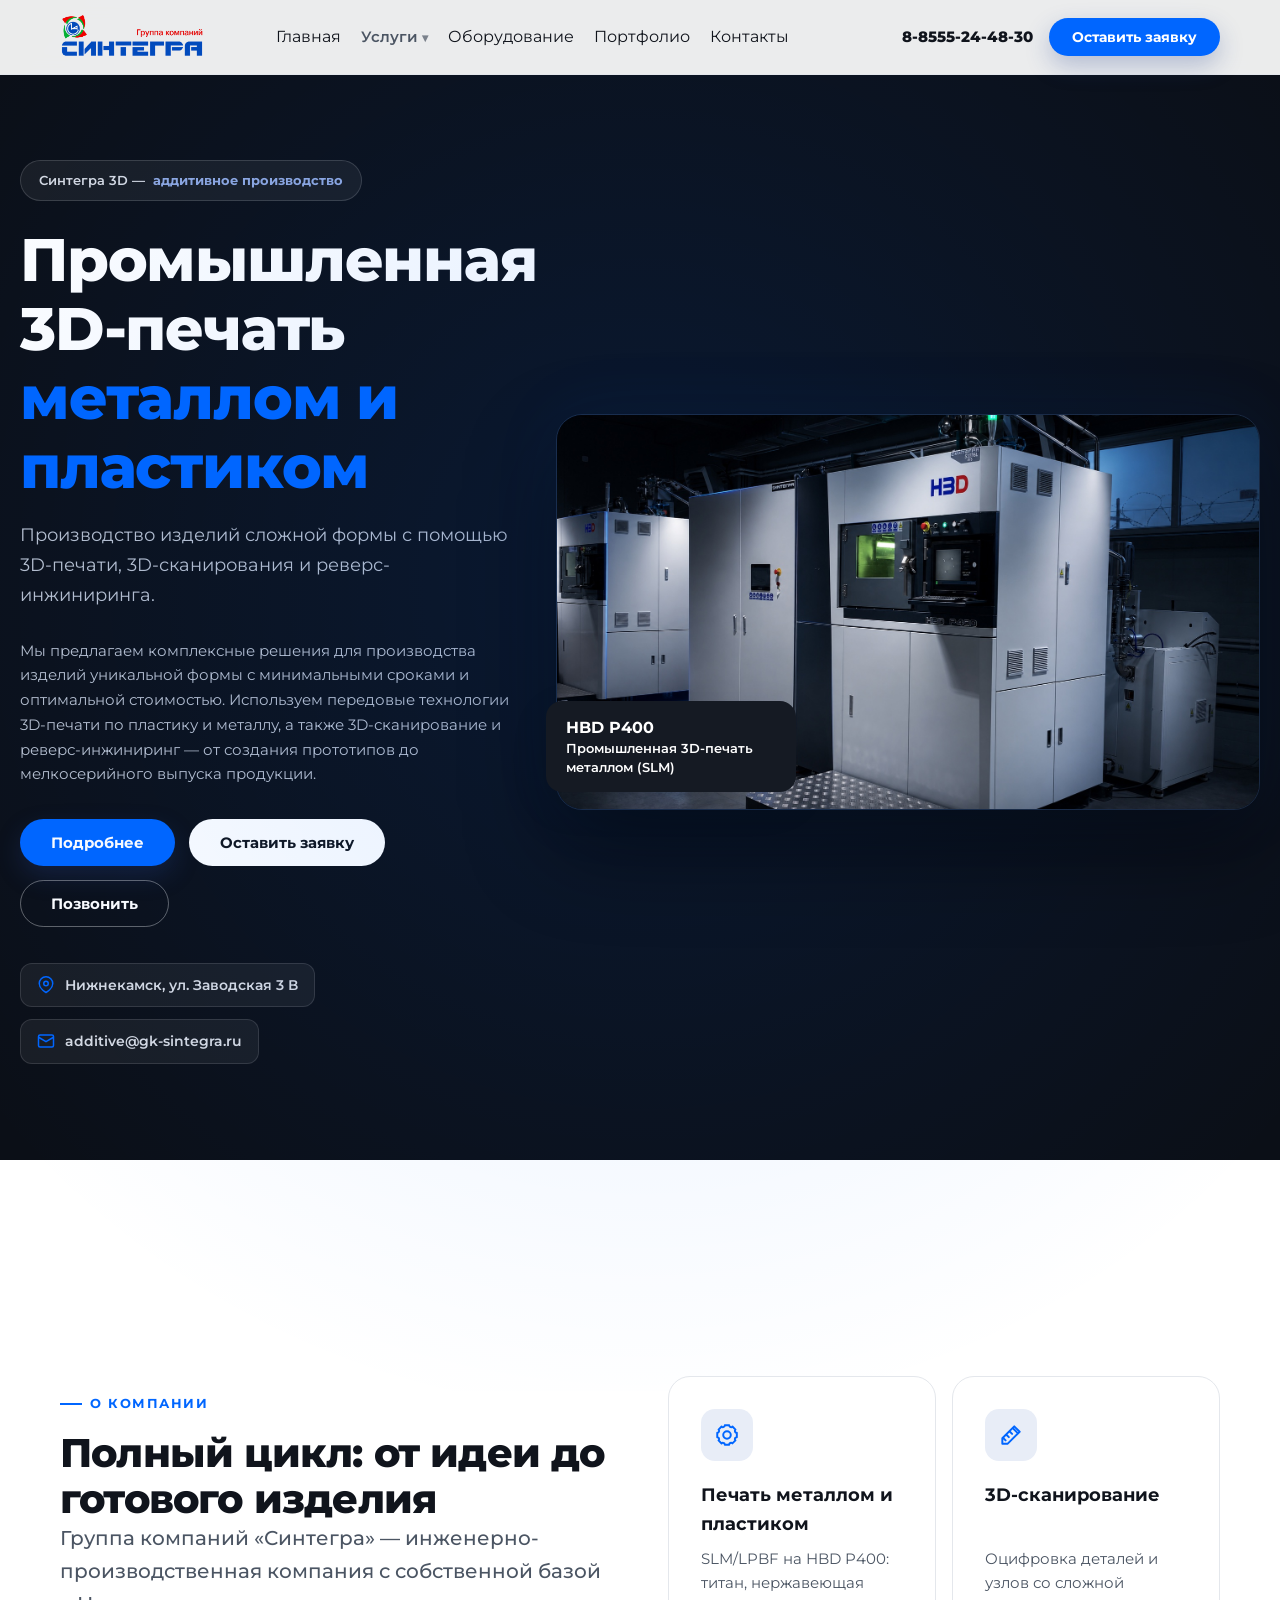
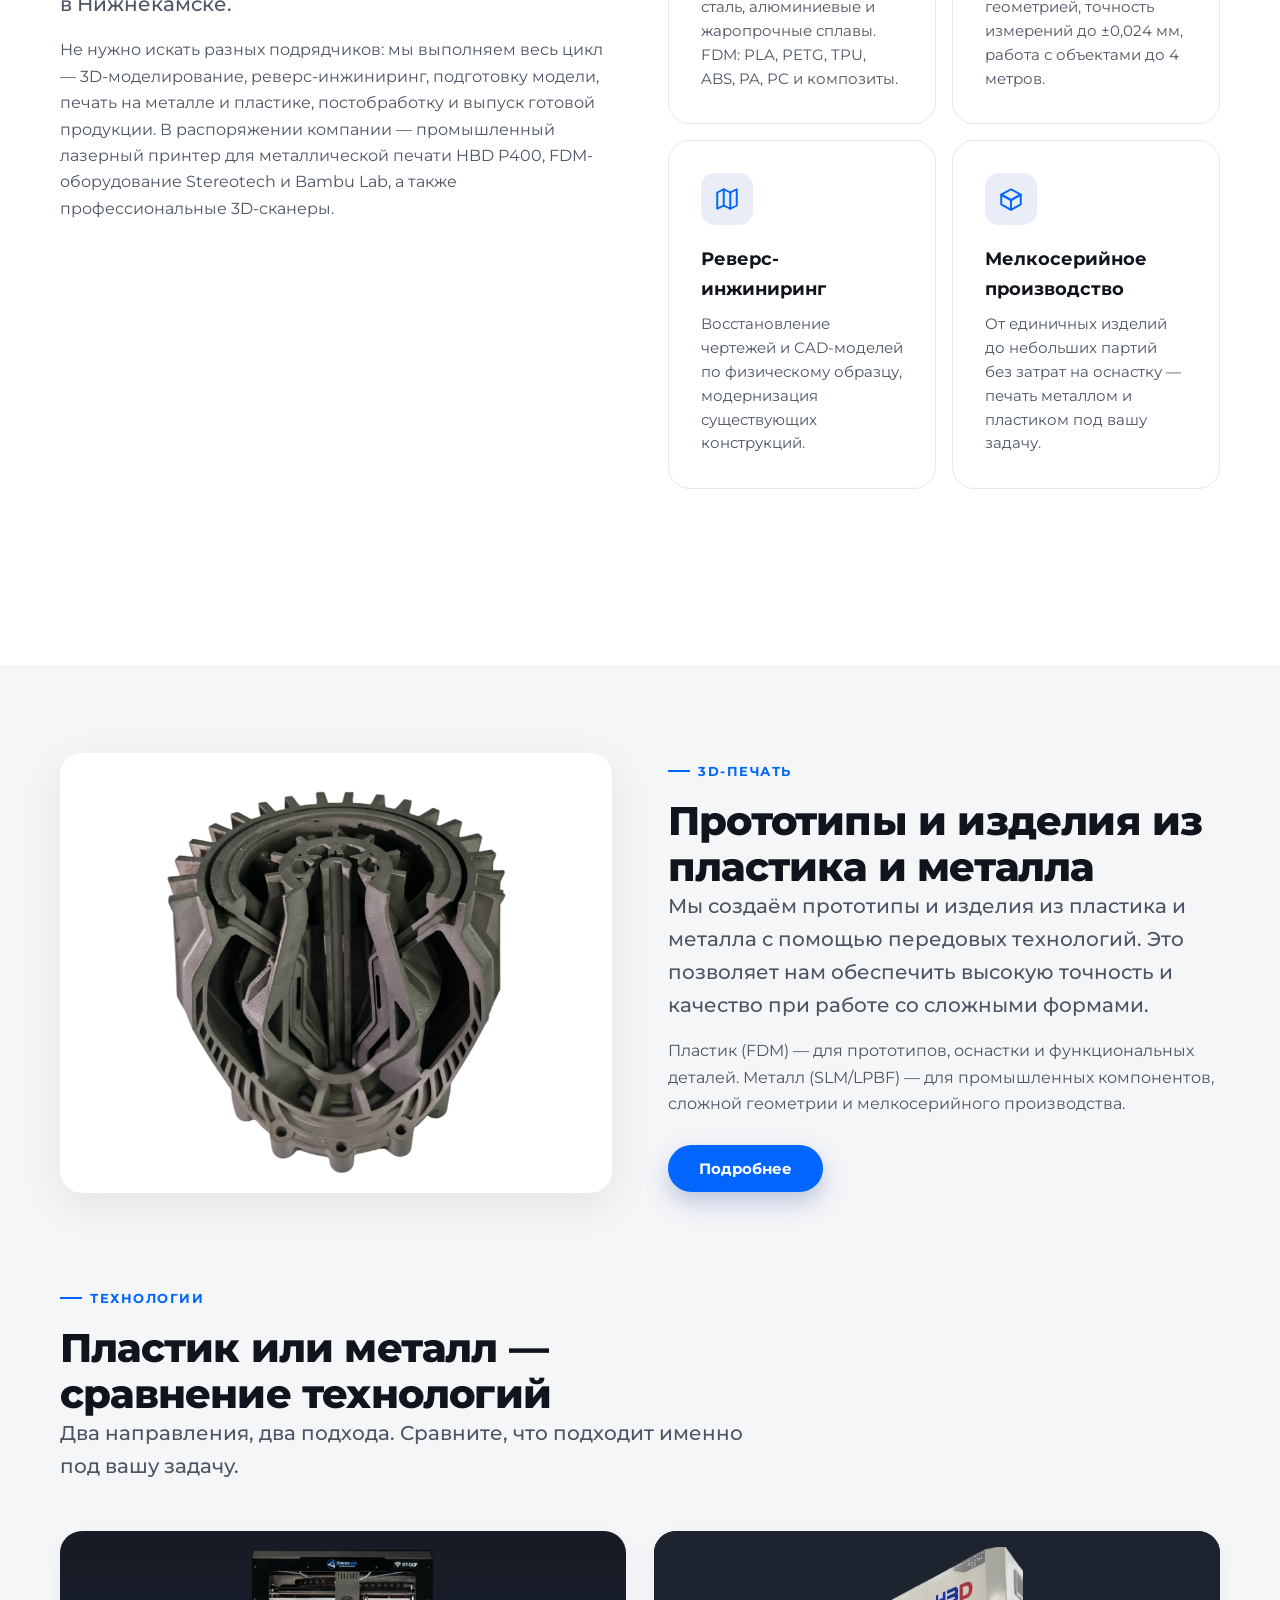
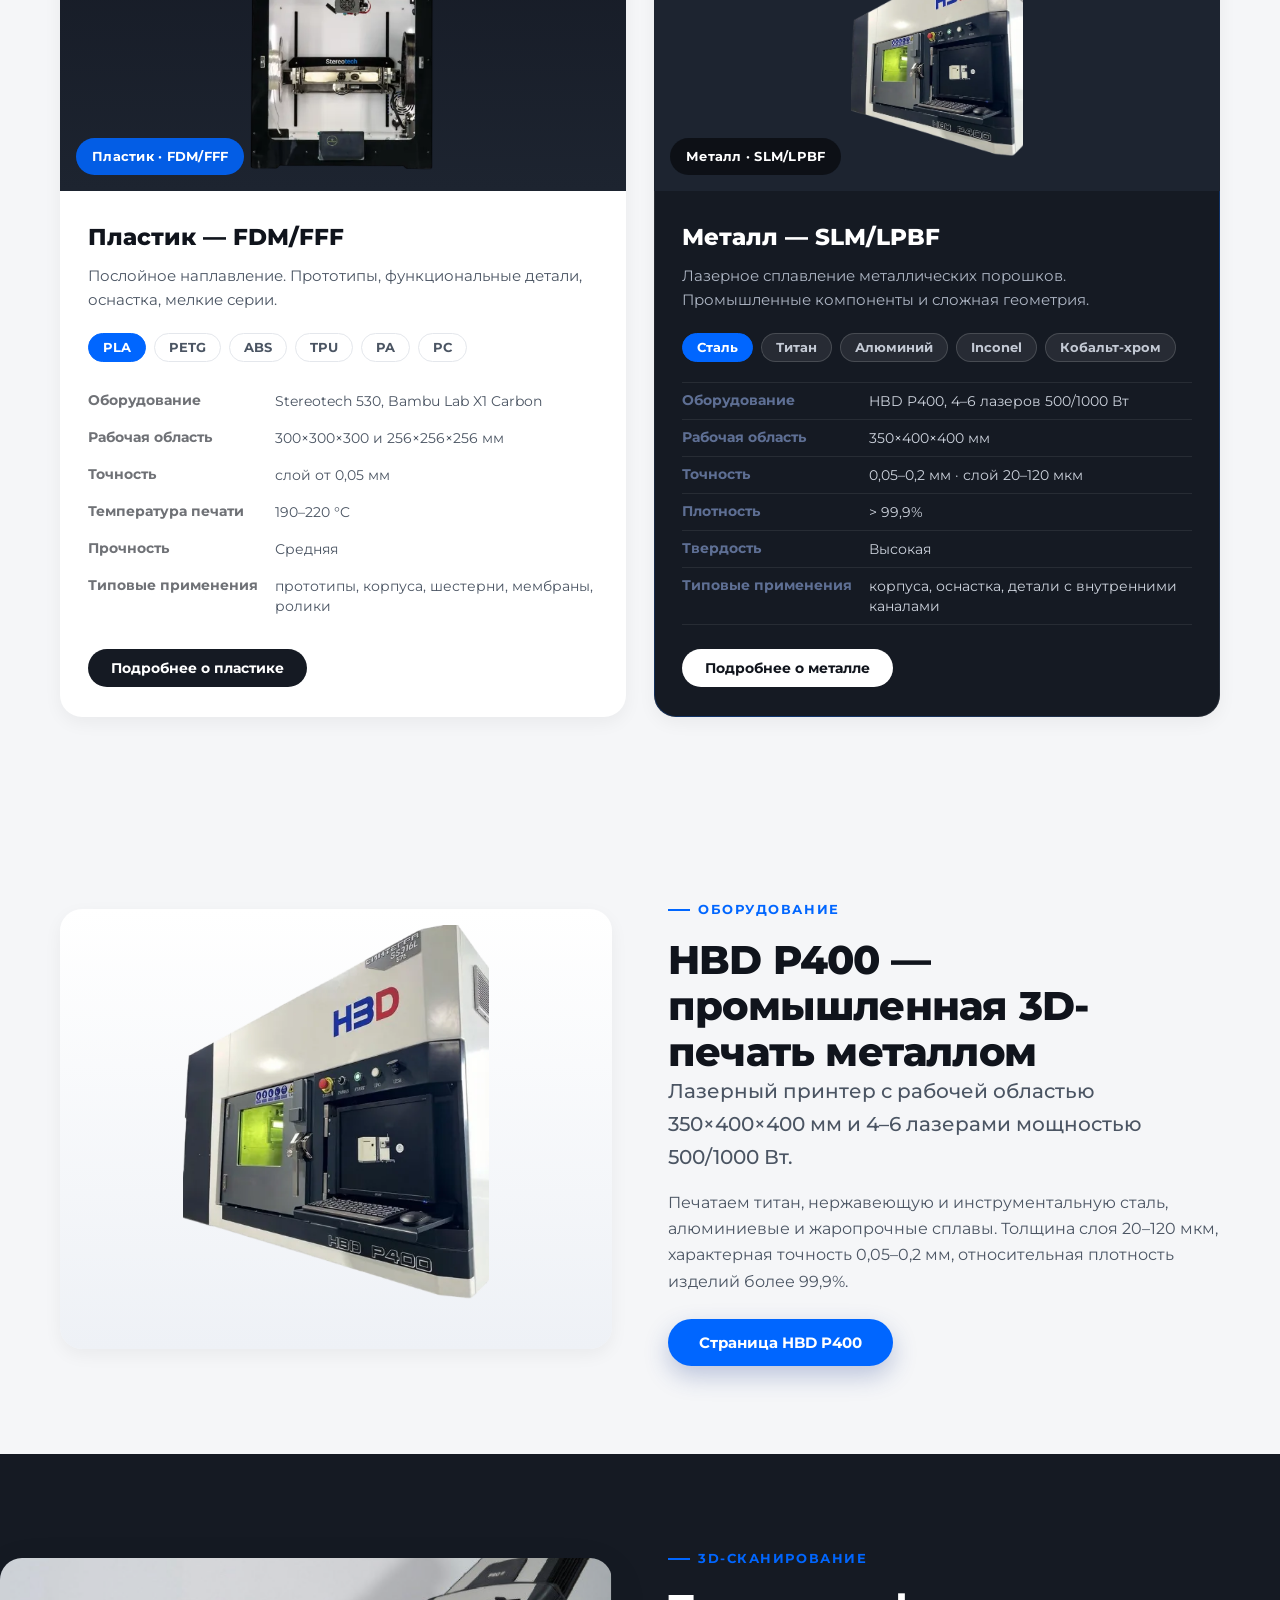
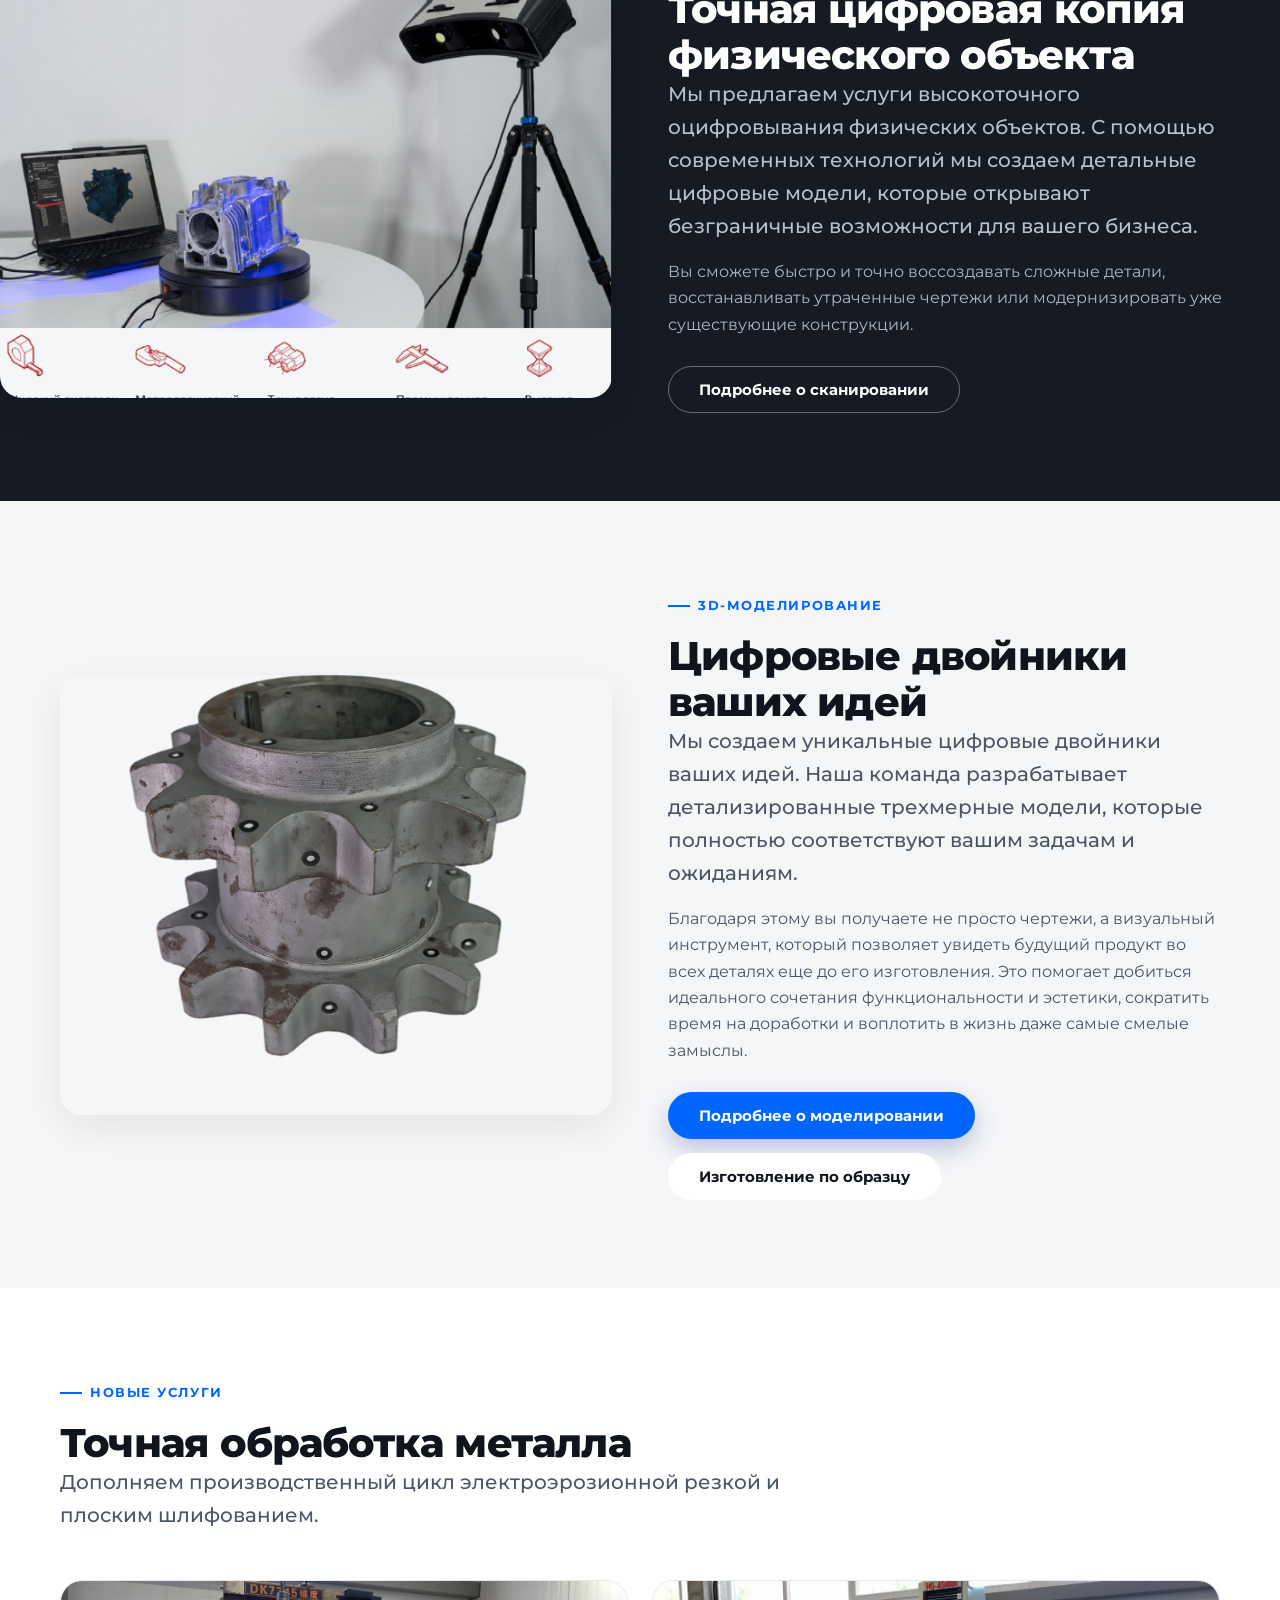
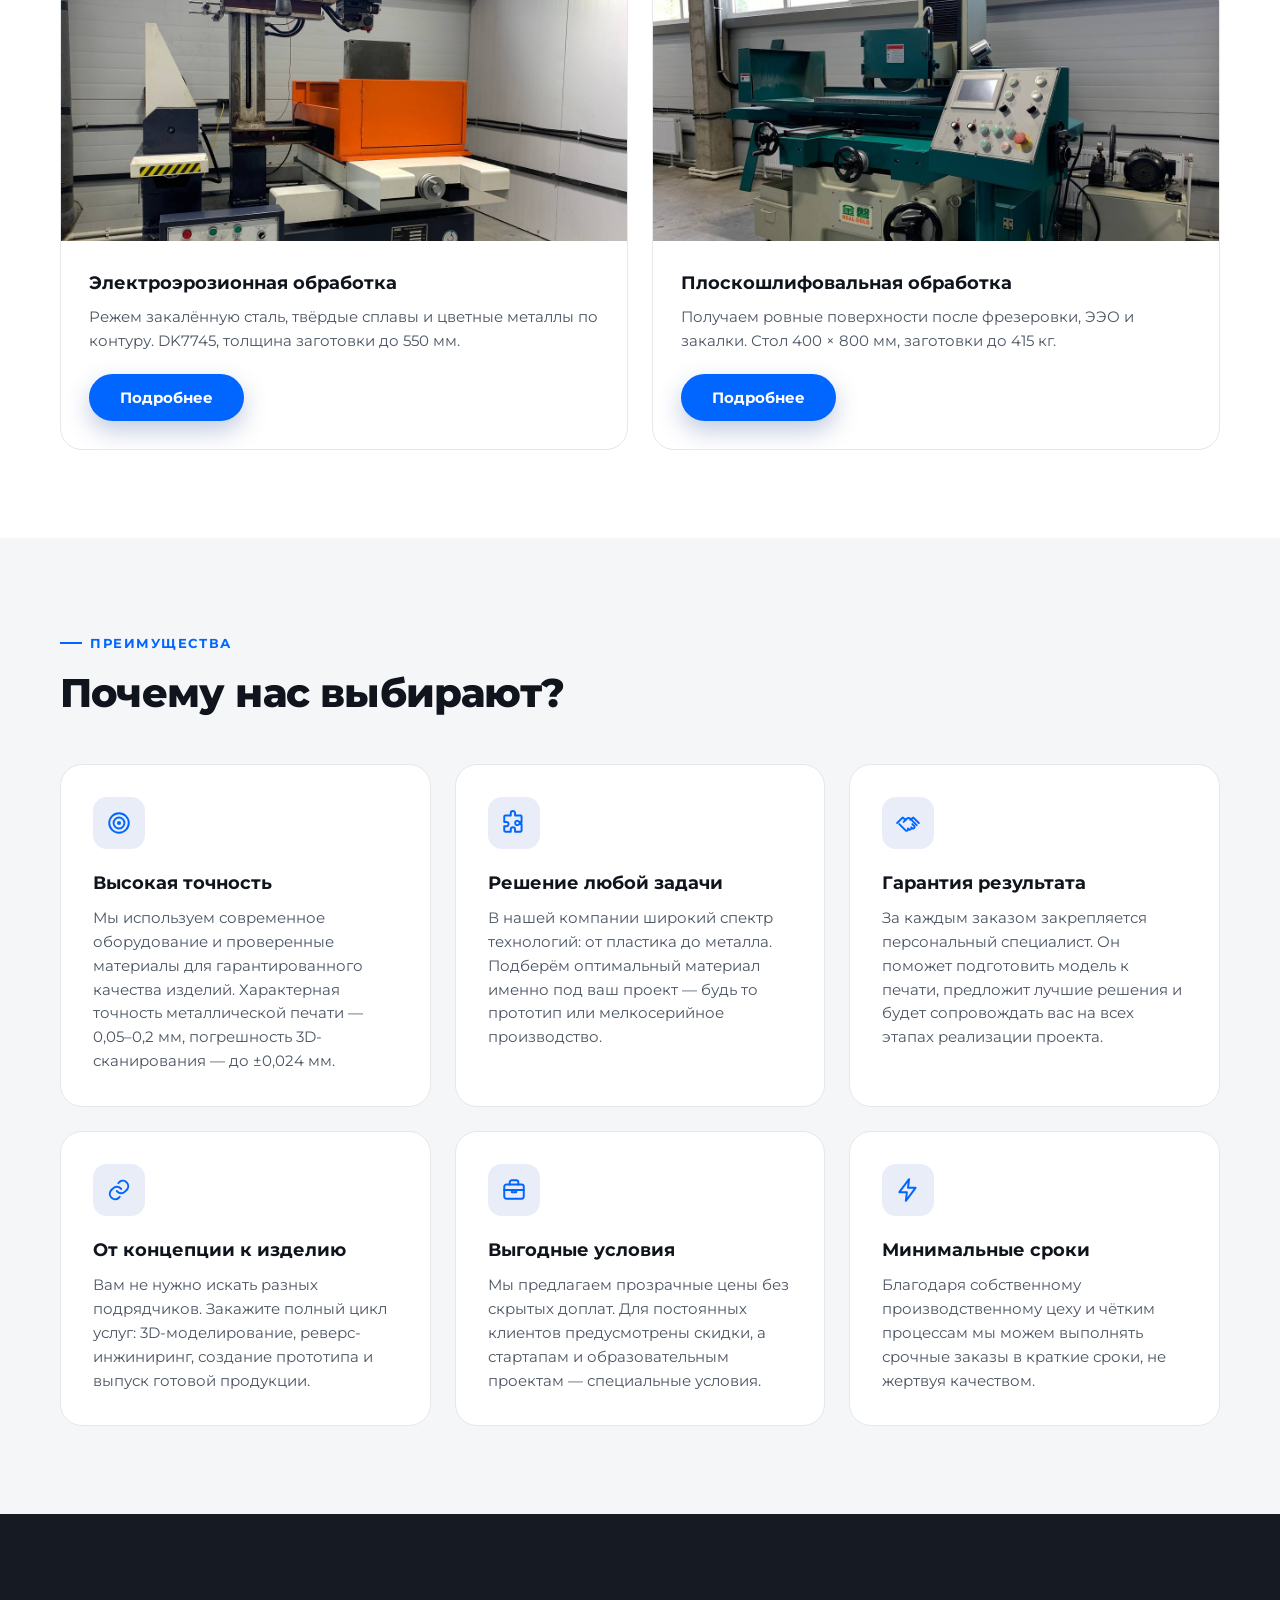
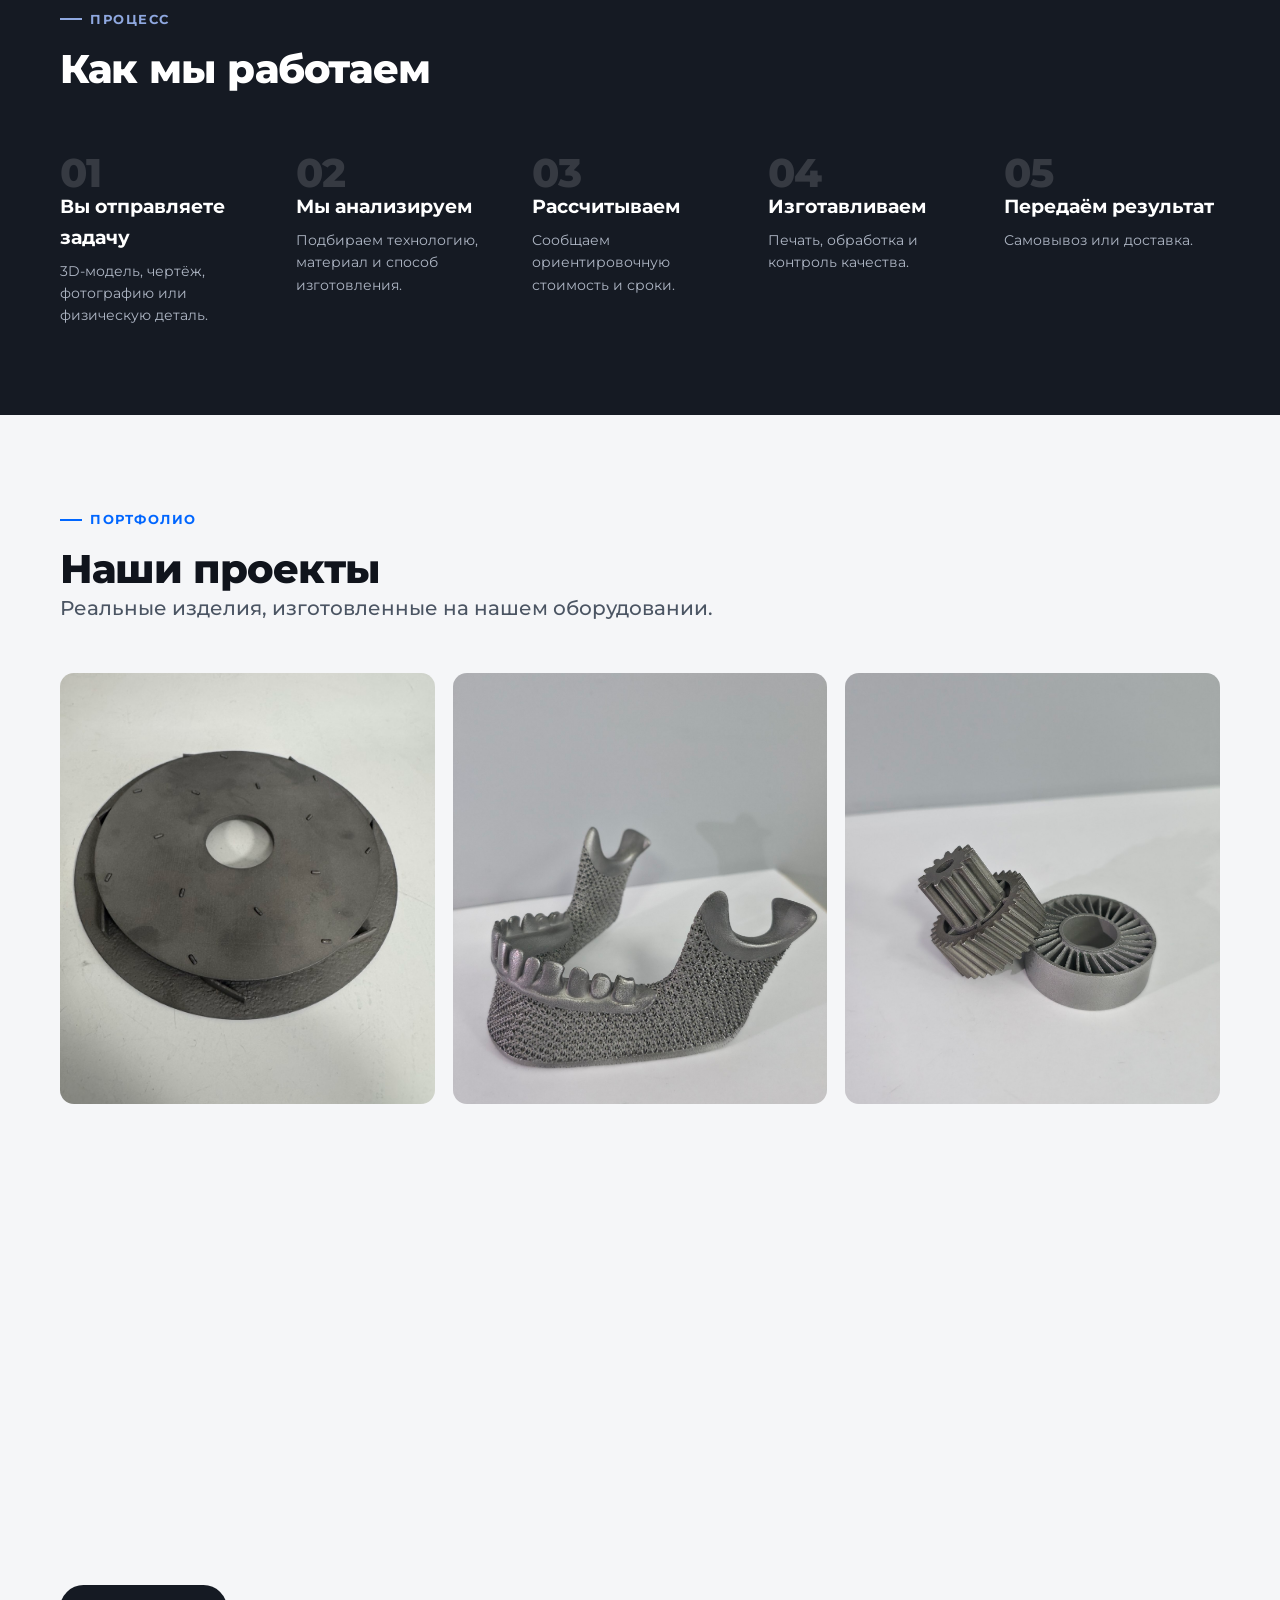
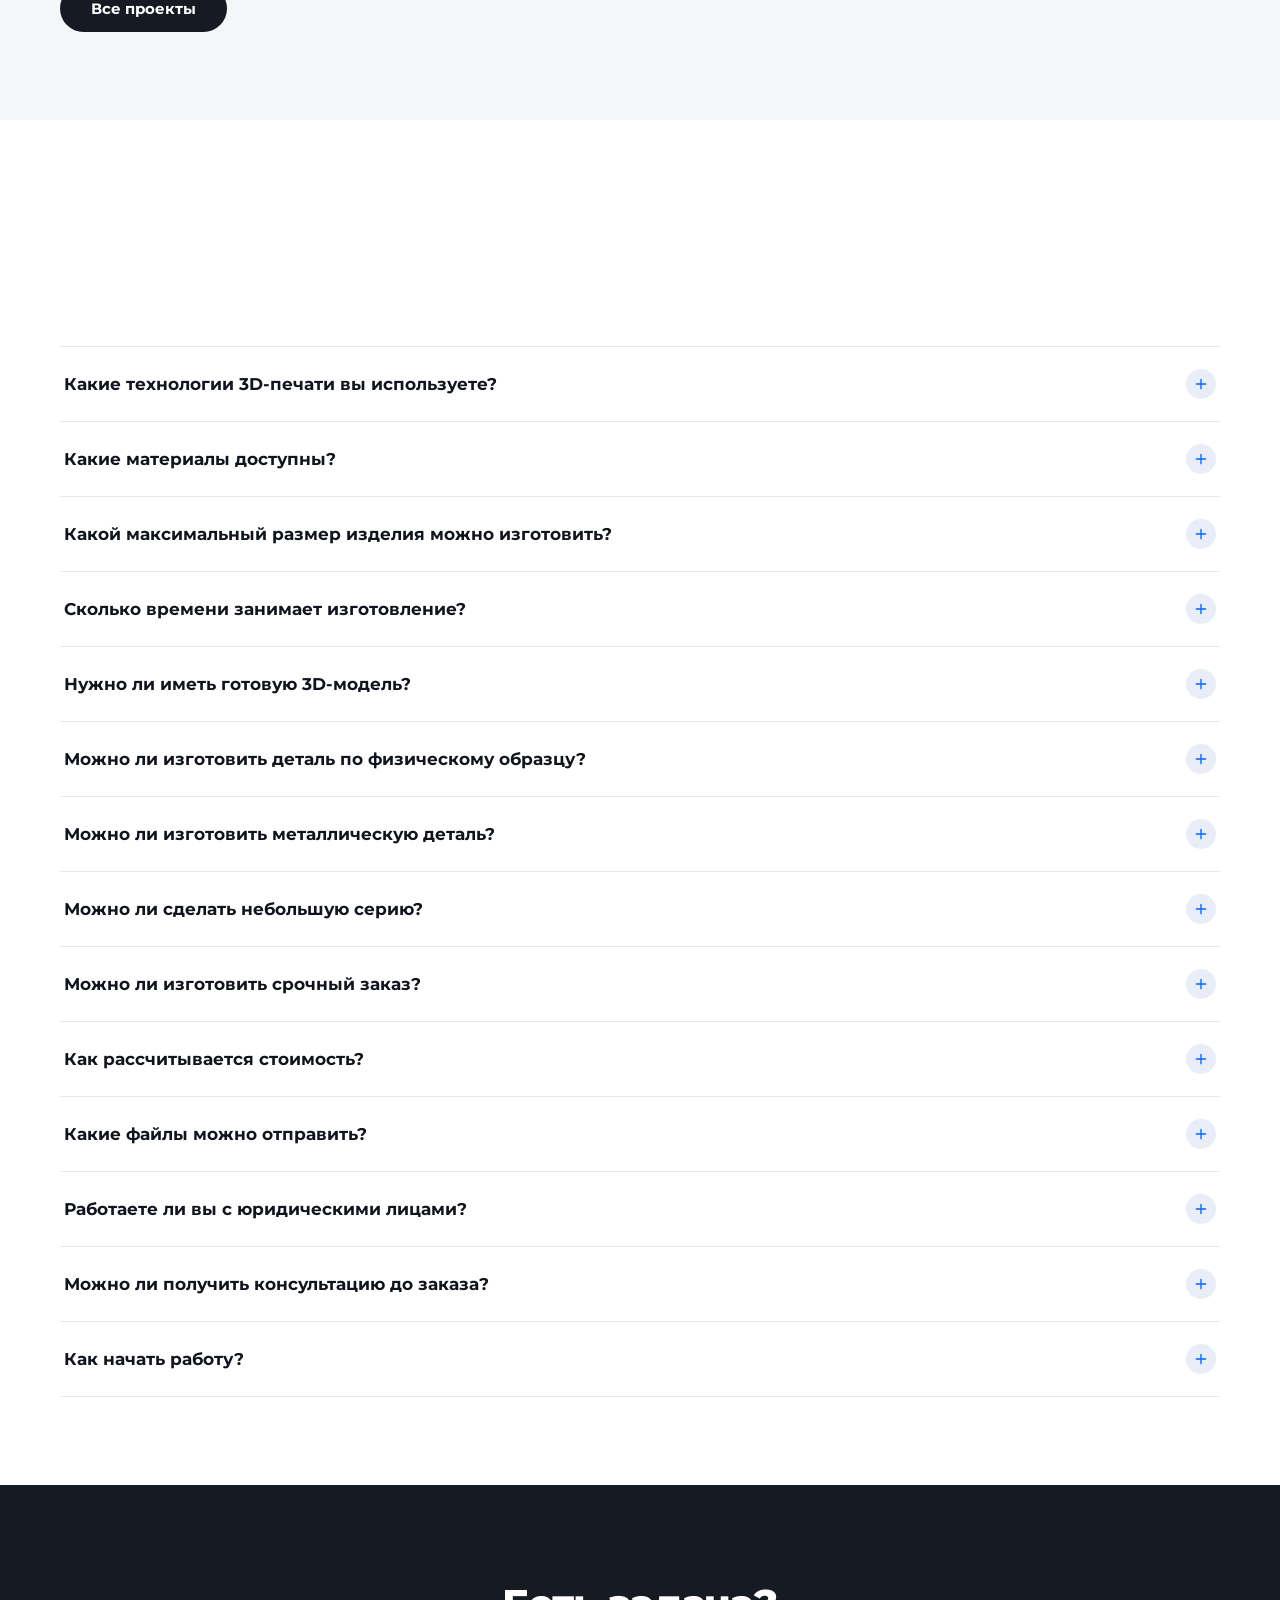
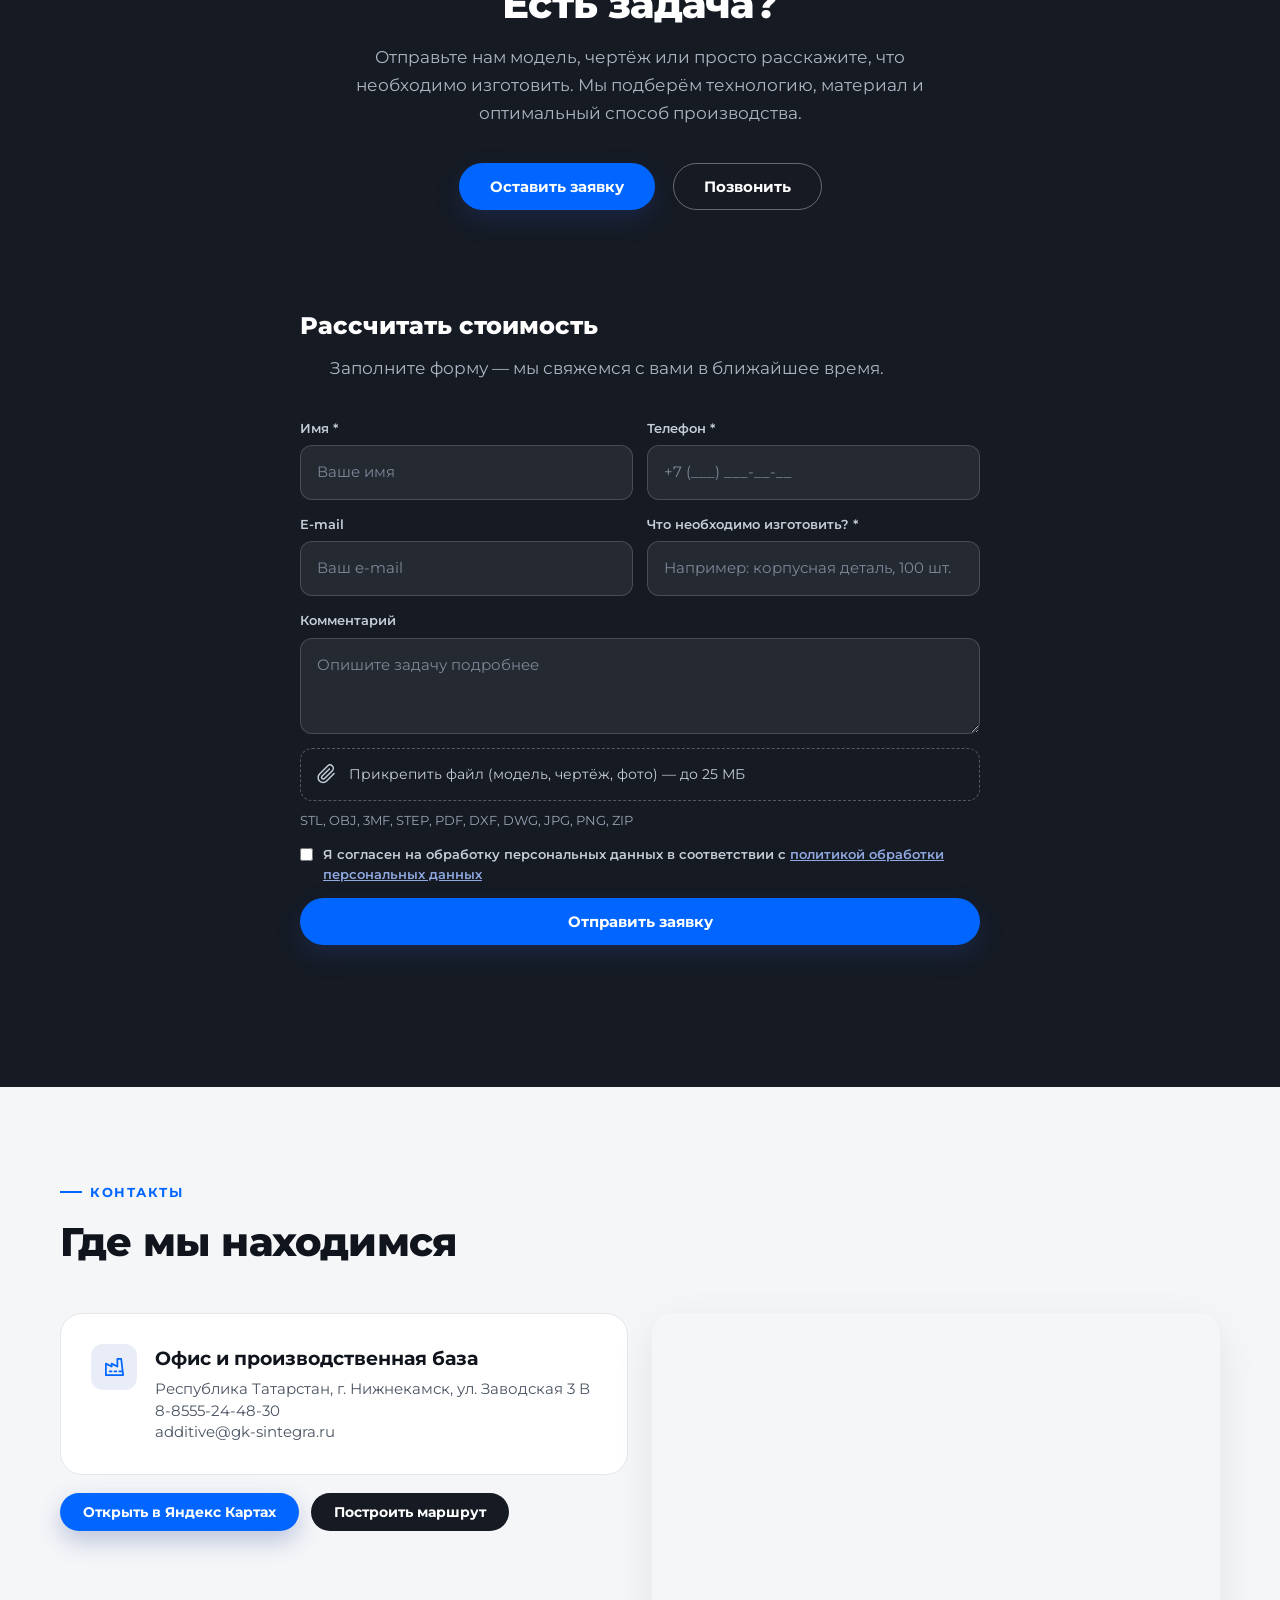
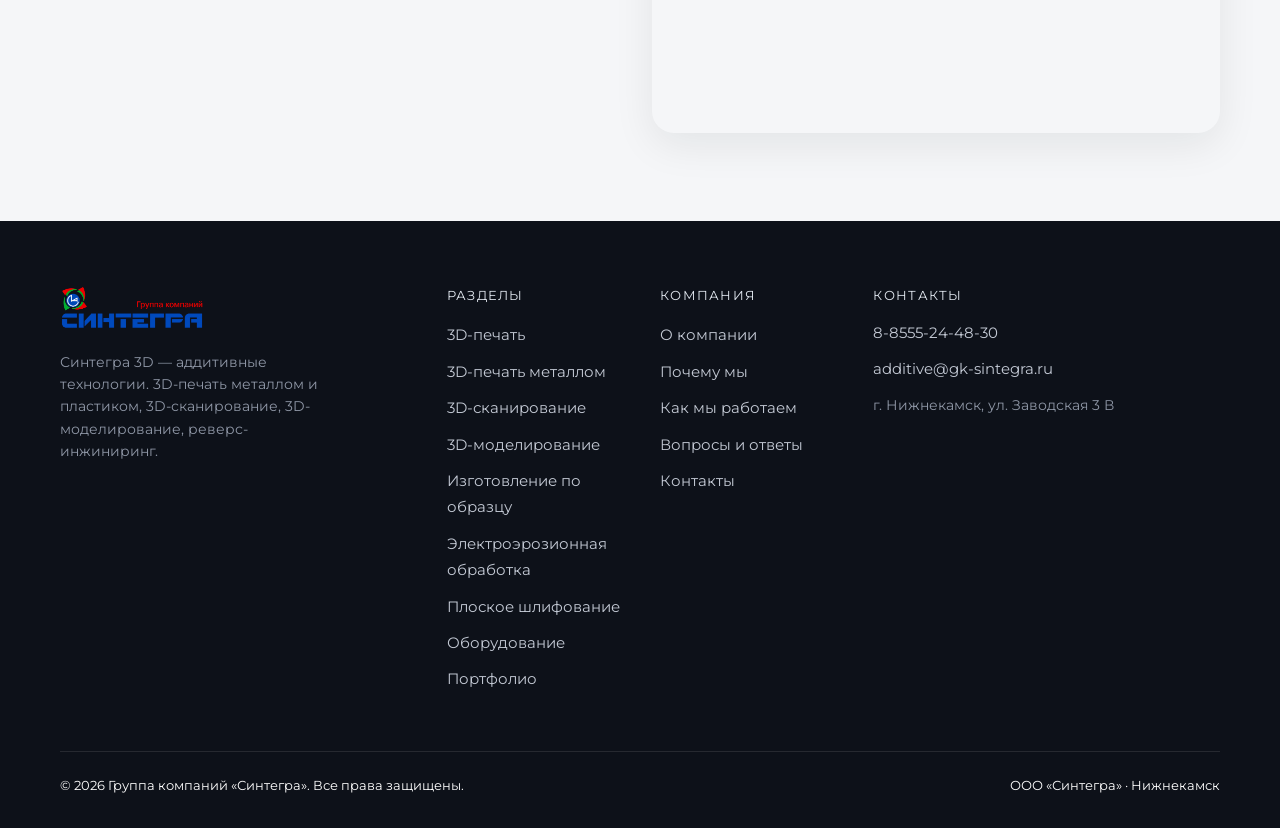
<file: index.html>
<!DOCTYPE html>
<html lang="ru">
<head>
  <meta charset="UTF-8">
  <meta name="viewport" content="width=device-width, initial-scale=1.0">
  <title>3D-печать металлом и пластиком на заказ | Синтегра 3D</title>
  <meta name="description" content="Промышленная 3D-печать металлом и пластиком на заказ. SLM/LPBF, FDM, 3D-сканирование, моделирование и реверс-инжиниринг. Нижнекамск, Казань, Татарстан. Расчёт стоимости по 3D-модели или ТЗ.">
  <link rel="canonical" href="https://sintegra-additive.ru/">
  <meta property="og:type" content="website">
  <meta property="og:title" content="3D-печать металлом и пластиком на заказ | Синтегра 3D">
  <meta property="og:description" content="Промышленная 3D-печать металлом и пластиком на заказ. SLM/LPBF, FDM, 3D-сканирование, моделирование и реверс-инжиниринг. Нижнекамск, Казань, Татарстан.">
  <meta property="og:image" content="https://sintegra-additive.ru/img/hbd-p400.webp">
  <meta property="og:url" content="https://sintegra-additive.ru/">
  <meta name="twitter:card" content="summary_large_image">
  <link rel="shortcut icon" type="image/ico" href="/favicon.ico">
  <script type="application/ld+json">
  {
    "@context": "https://schema.org",
    "@type": ["Organization", "LocalBusiness"],
    "name": "Синтегра 3D",
    "url": "https://sintegra-additive.ru/",
    "logo": "https://sintegra-additive.ru/img/logo.webp",
    "image": "https://sintegra-additive.ru/img/hbd-p400.webp",
    "description": "Промышленная 3D-печать металлом и пластиком, 3D-сканирование, реверс-инжиниринг.",
    "address": {
      "@type": "PostalAddress",
      "addressCountry": "RU",
      "addressRegion": "Республика Татарстан",
      "addressLocality": "Нижнекамск",
      "streetAddress": "ул. Заводская, 3В"
    },
    "telephone": "+7-8555-24-48-30",
    "email": "additive@gk-sintegra.ru",
    "areaServed": ["Татарстан", "Россия"],
    "sameAs": []
  }
  </script>
  <link rel="preconnect" href="https://fonts.googleapis.com">
  <link rel="preconnect" href="https://fonts.gstatic.com" crossorigin>
  <link href="https://fonts.googleapis.com/css2?family=Montserrat:wght@400;500;600;700;800&display=swap" rel="stylesheet" media="print" onload="this.media='all'">
  <link rel="stylesheet" href="/css/style.css?v=20260910-3">
</head>
<body>
<!-- Yandex.Metrika counter -->
<script type="text/javascript">
    (function(m,e,t,r,i,k,a){
        m[i]=m[i]||function(){(m[i].a=m[i].a||[]).push(arguments)};
        m[i].l=1*new Date();
        for (var j = 0; j < document.scripts.length; j++) {if (document.scripts[j].src === r) { return; }}
        k=e.createElement(t),a=e.getElementsByTagName(t)[0],k.async=1,k.src=r,a.parentNode.insertBefore(k,a)
    })(window, document,'script','https://mc.yandex.ru/metrika/tag.js?id=111794412', 'ym');

    ym(111794412, 'init', {ssr:true, webvisor:true, clickmap:true, ecommerce:"dataLayer", referrer: document.referrer, url: location.href, accurateTrackBounce:true, trackLinks:true});
</script>
<noscript><div><img src="https://mc.yandex.ru/watch/111794412" style="position:absolute; left:-9999px;" alt="" /></div></noscript>
<!-- /Yandex.Metrika counter -->
<header class="header">
  <div class="container header__inner">
    <a href="/" class="header__logo">
      <img src="/img/logo-hq.png" width="108" height="36" alt="Синтегра 3D">
    </a>
    <nav class="header__nav">
      <ul class="header__menu">
        <li><a href="/">Главная</a></li>
        <li class="nav__item nav__item--dropdown">
          <a href="/printing.html" class="nav__link nav__link--dropdown">
            Услуги <span class="dropdown-arrow">▾</span>
          </a>
          <ul class="dropdown-menu">
            <li><a href="/printing.html" class="dropdown-menu__link">3D-печать (все материалы)</a></li>
            <li><a href="/3d-pechat-metallom/" class="dropdown-menu__link">3D-печать металлом</a></li>
            <li><a href="/3d-skanirovanie/" class="dropdown-menu__link">3D-сканирование</a></li>
            <li><a href="/modeling.html" class="dropdown-menu__link">3D-моделирование</a></li>
            <li><a href="/izgotovlenie-po-obrazcu/" class="dropdown-menu__link">Изготовление по образцу</a></li>
            <li><a href="/elektroerozionnaya-obrabotka/" class="dropdown-menu__link">Электроэрозионная обработка</a></li>
            <li><a href="/plosko-shlifovalnaya-obrabotka/" class="dropdown-menu__link">Плоское шлифование</a></li>
          </ul>
        </li>
        <li><a href="/equipment.html">Оборудование</a></li>
        <li><a href="/portfolio.html">Портфолио</a></li>
        <li><a href="/contacts.html">Контакты</a></li>
      </ul>
    </nav>
    <div class="header__contacts">
      <a href="tel:+788555244830" class="header__phone">8-8555-24-48-30</a>
      <a href="#" class="btn btn--primary btn--sm" data-open-form>Оставить заявку</a>
    </div>
    <button class="header__burger" aria-label="Меню"><span></span></button>
  </div>
</header>

<main>

  <!-- ======== Первый экран ======== -->
  <section class="hero hero--dark techno-grid ambient-glow">
    <div class="hero__bg"><div class="hero__grid-placeholder"></div></div>
    <div class="container hero__inner">
      <div class="hero__content">
        <div class="hero__badge">Синтегра 3D — <b>аддитивное производство</b></div>
        <h1 class="h1">Промышленная 3D-печать <span>металлом и пластиком</span></h1>
        <p class="hero__lead">Производство изделий сложной формы с помощью 3D-печати, 3D-сканирования и реверс-инжиниринга.</p>
        <p class="hero__text">Мы предлагаем комплексные решения для производства изделий уникальной формы с минимальными сроками и оптимальной стоимостью. Используем передовые технологии 3D-печати по пластику и металлу, а также 3D-сканирование и реверс-инжиниринг — от создания прототипов до мелкосерийного выпуска продукции.</p>
        <div class="hero__actions">
          <a href="/equipment.html" class="btn btn--primary">Подробнее</a>
          <a href="#" class="btn btn--light" data-open-form>Оставить заявку</a>
          <a href="tel:+788555244830" class="btn btn--ghost">Позвонить</a>
        </div>
        <div class="hero__meta">
          <div class="hero__meta-item">
            <svg width="18" height="18" viewBox="0 0 24 24" fill="none" stroke="currentColor" stroke-width="2"><path d="M21 10c0 7-9 12-9 12S3 17 3 10a9 9 0 1 1 18 0z"/><circle cx="12" cy="10" r="3"/></svg>
            Нижнекамск, ул. Заводская 3&nbsp;В
          </div>
          <div class="hero__meta-item">
            <svg width="18" height="18" viewBox="0 0 24 24" fill="none" stroke="currentColor" stroke-width="2"><rect x="2" y="4" width="20" height="16" rx="2"/><path d="m22 7-10 6L2 7"/></svg>
            additive@gk-sintegra.ru
          </div>
        </div>
      </div>
      <div class="hero__media">
        <div class="hero__photo hero__photo--production">
          <img src="/img/hbd-p400-hero.jpg" width="1672" height="941" alt="Производственный цех Синтегра с 3D-принтером HBD P400" fetchpriority="high">
        </div>
        <div class="hero__media-chip"><b>HBD P400</b>Промышленная 3D-печать металлом (SLM)</div>
      </div>
    </div>
  </section>

  <!-- ======== Коротко о компании ======== -->
  <section class="section section--alt" id="about">
    <div class="container">
      <div class="service-block" style="padding-top:0">
        <div class="service-block__content reveal">
          <span class="eyebrow">О компании</span>
          <h2 class="h2">Полный цикл: от идеи до готового изделия</h2>
          <p class="lead" style="margin-bottom:16px">Группа компаний «Синтегра» — инженерно-производственная компания с собственной базой в Нижнекамске.</p>
          <p style="color:var(--ink-soft)">Не нужно искать разных подрядчиков: мы выполняем весь цикл — 3D-моделирование, реверс-инжиниринг, подготовку модели, печать на металле и пластике, постобработку и выпуск готовой продукции. В распоряжении компании — промышленный лазерный принтер для металлической печати HBD P400, FDM-оборудование Stereotech и Bambu Lab, а также профессиональные 3D-сканеры.</p>
        </div>
        <div class="grid grid--2 about-cards" style="gap:16px">
          <div class="card reveal">
            <div class="card__icon"><svg aria-hidden="true"><use href="/img/icons.svg#settings"></use></svg></div>
            <h3 class="card__title">Печать металлом и пластиком</h3>
            <p class="card__text">SLM/LPBF на HBD P400: титан, нержавеющая сталь, алюминиевые и жаропрочные сплавы. FDM: PLA, PETG, TPU, ABS, PA, PC и композиты.</p>
          </div>
          <div class="card reveal">
            <div class="card__icon"><svg aria-hidden="true"><use href="/img/icons.svg#ruler"></use></svg></div>
            <h3 class="card__title">3D-сканирование</h3>
            <p class="card__text">Оцифровка деталей и узлов со сложной геометрией, точность измерений до ±0,024 мм, работа с объектами до 4 метров.</p>
          </div>
          <div class="card reveal">
            <div class="card__icon"><svg aria-hidden="true"><use href="/img/icons.svg#map"></use></svg></div>
            <h3 class="card__title">Реверс-инжиниринг</h3>
            <p class="card__text">Восстановление чертежей и CAD-моделей по физическому образцу, модернизация существующих конструкций.</p>
          </div>
          <div class="card reveal">
            <div class="card__icon"><svg aria-hidden="true"><use href="/img/icons.svg#box"></use></svg></div>
            <h3 class="card__title">Мелкосерийное производство</h3>
            <p class="card__text">От единичных изделий до небольших партий без затрат на оснастку — печать металлом и пластиком под вашу задачу.</p>
          </div>
        </div>
      </div>
    </div>
  </section>

  <!-- ======== 3D-печать ======== -->
  <div class="container">
    <div class="service-block">
      <div class="service-block__media reveal">
        <img src="/img/service-3d-print.png" alt="Изделия, изготовленные методом 3D-печати пластиком" loading="lazy">
      </div>
      <div class="service-block__content reveal">
        <span class="eyebrow">3D-печать</span>
        <h2 class="h2">Прототипы и изделия из пластика и металла</h2>
        <p class="lead" style="margin-bottom:16px">Мы создаём прототипы и изделия из пластика и металла с помощью передовых технологий. Это позволяет нам обеспечить высокую точность и качество при работе со сложными формами.</p>
        <p style="color:var(--ink-soft);margin-bottom:28px">Пластик (FDM) — для прототипов, оснастки и функциональных деталей. Металл (SLM/LPBF) — для промышленных компонентов, сложной геометрии и мелкосерийного производства.</p>
        <a href="/printing.html" class="btn btn--primary">Подробнее</a>
      </div>
    </div>
  </div>

  <!-- ======== Пластик | Металл ======== -->
  <div class="container">
    <div class="section" style="padding-top:0">
      <div class="section__head reveal">
        <span class="eyebrow">Технологии</span>
        <h2 class="h2"><span class="nowrap">Пластик</span> или <span class="nowrap">металл</span> — сравнение технологий</h2>
        <p class="lead">Два направления, два подхода. Сравните, что подходит именно под вашу задачу.</p>
      </div>
      <div class="compare-cards reveal">
        <article class="compare-card compare-card--plastic">
          <div class="compare-card__media">
            <img src="/img/st-530-Photoroom.png" alt="FDM-принтер Stereotech 530" loading="lazy" width="360" height="360">
            <span class="compare__tag">Пластик · FDM/FFF</span>
          </div>
          <div class="compare-card__body">
            <h3 class="compare-card__title">Пластик — FDM/FFF</h3>
            <p class="compare-card__sub">Послойное наплавление. Прототипы, функциональные детали, оснастка, мелкие серии.</p>
            <div class="compare-card__tabs" data-compare-tabs="plastic">
              <button class="compare-tab is-active" data-material="pla">PLA</button>
              <button class="compare-tab" data-material="petg">PETG</button>
              <button class="compare-tab" data-material="abs">ABS</button>
              <button class="compare-tab" data-material="tpu">TPU</button>
              <button class="compare-tab" data-material="pa">PA</button>
              <button class="compare-tab" data-material="pc">PC</button>
            </div>
            <div class="compare-card__specs">
              <div class="compare-spec">
                <span class="compare-spec__label">Оборудование</span>
                <span class="compare-spec__value" data-plastic-field="equipment">Stereotech 530, Bambu Lab X1 Carbon</span>
              </div>
              <div class="compare-spec">
                <span class="compare-spec__label">Рабочая область</span>
                <span class="compare-spec__value" data-plastic-field="area">300×300×300 и 256×256×256 мм</span>
              </div>
              <div class="compare-spec">
                <span class="compare-spec__label">Точность</span>
                <span class="compare-spec__value" data-plastic-field="accuracy">слой от 0,05 мм</span>
              </div>
              <div class="compare-spec">
                <span class="compare-spec__label">Температура печати</span>
                <span class="compare-spec__value" data-plastic-field="temp">190–220 °C</span>
              </div>
              <div class="compare-spec">
                <span class="compare-spec__label">Прочность</span>
                <span class="compare-spec__value" data-plastic-field="strength">Средняя</span>
              </div>
              <div class="compare-spec">
                <span class="compare-spec__label">Типовые применения</span>
                <span class="compare-spec__value" data-plastic-field="applications">прототипы, корпуса, шестерни, мембраны, ролики</span>
              </div>
            </div>
            <div class="compare-card__foot">
              <a href="/printing.html#plastic" class="btn btn--dark btn--sm">Подробнее о пластике</a>
            </div>
          </div>
        </article>
        <article class="compare-card compare-card--metal">
          <div class="compare-card__media">
            <img src="/img/hbd-p400.webp" srcset width="768" height="1024" alt="Промышленный SLM-принтер HBD P400" loading="lazy">
            <span class="compare__tag">Металл · SLM/LPBF</span>
          </div>
          <div class="compare-card__body">
            <h3 class="compare-card__title">Металл — SLM/LPBF</h3>
            <p class="compare-card__sub">Лазерное сплавление металлических порошков. Промышленные компоненты и сложная геометрия.</p>
            <div class="compare-card__tabs" data-compare-tabs="metal">
              <button class="compare-tab is-active" data-material="steel">Сталь</button>
              <button class="compare-tab" data-material="titanium">Титан</button>
              <button class="compare-tab" data-material="aluminum">Алюминий</button>
              <button class="compare-tab" data-material="inconel">Inconel</button>
              <button class="compare-tab" data-material="cobalt">Кобальт-хром</button>
            </div>
            <div class="compare-card__specs">
              <div class="compare-spec">
                <span class="compare-spec__label">Оборудование</span>
                <span class="compare-spec__value" data-metal-field="equipment">HBD P400, 4–6 лазеров 500/1000 Вт</span>
              </div>
              <div class="compare-spec">
                <span class="compare-spec__label">Рабочая область</span>
                <span class="compare-spec__value" data-metal-field="area">350×400×400 мм</span>
              </div>
              <div class="compare-spec">
                <span class="compare-spec__label">Точность</span>
                <span class="compare-spec__value" data-metal-field="accuracy">0,05–0,2 мм · слой 20–120 мкм</span>
              </div>
              <div class="compare-spec">
                <span class="compare-spec__label">Плотность</span>
                <span class="compare-spec__value" data-metal-field="density">&gt; 99,9%</span>
              </div>
              <div class="compare-spec">
                <span class="compare-spec__label">Твердость</span>
                <span class="compare-spec__value" data-metal-field="hardness">Высокая</span>
              </div>
              <div class="compare-spec">
                <span class="compare-spec__label">Типовые применения</span>
                <span class="compare-spec__value" data-metal-field="applications">корпуса, оснастка, детали с внутренними каналами</span>
              </div>
            </div>
            <div class="compare-card__foot">
              <a href="/3d-pechat-metallom/" class="btn btn--light btn--sm">Подробнее о металле</a>
            </div>
          </div>
        </article>
      </div>
    </div>
  </div>

  <!-- ======== Оборудование HBD ======== -->
  <div class="container">
    <div class="service-block service-block--reverse">
      <div class="service-block__content reveal">
        <span class="eyebrow">Оборудование</span>
        <h2 class="h2">HBD P400 — промышленная 3D-печать металлом</h2>
        <p class="lead" style="margin-bottom:16px">Лазерный принтер с рабочей областью 350×400×400 мм и 4–6 лазерами мощностью 500/1000 Вт.</p>
        <p style="color:var(--ink-soft);margin-bottom:24px">Печатаем титан, нержавеющую и инструментальную сталь, алюминиевые и жаропрочные сплавы. Толщина слоя 20–120 мкм, характерная точность 0,05–0,2 мм, относительная плотность изделий более 99,9%.</p>
        <a href="/equipment.html" class="btn btn--primary">Страница HBD P400</a>
      </div>
      <div class="service-block__media drop reveal">
        <img src="/img/hbd-p400.webp" srcset width="768" height="1024" alt="Промышленный 3D-принтер HBD P400" loading="lazy">
      </div>
    </div>
  </div>

  <!-- ======== 3D-сканирование ======== -->
  <div class="service-block service-block--dark">
    <div class="service-block__media reveal">
      <img src="/img/scan.png" alt="Профессиональный 3D-сканер" loading="lazy">
    </div>
    <div class="service-block__content reveal">
      <span class="eyebrow">3D-сканирование</span>
      <h2 class="h2">Точная цифровая копия физического объекта</h2>
      <p class="lead" style="margin-bottom:16px">Мы предлагаем услуги высокоточного оцифровывания физических объектов. С помощью современных технологий мы создаем детальные цифровые модели, которые открывают безграничные возможности для вашего бизнеса.</p>
      <p style="color:#aeb6c4;margin-bottom:28px">Вы сможете быстро и точно воссоздавать сложные детали, восстанавливать утраченные чертежи или модернизировать уже существующие конструкции.</p>
              <a href="/3d-skanirovanie/" class="btn btn--ghost">Подробнее о сканировании</a>
    </div>
  </div>

  <!-- ======== 3D-моделирование ======== -->
  <div class="container">
    <div class="service-block service-block--reverse">
      <div class="service-block__content reveal">
        <span class="eyebrow">3D-моделирование</span>
        <h2 class="h2">Цифровые двойники ваших идей</h2>
        <p class="lead" style="margin-bottom:16px">Мы создаем уникальные цифровые двойники ваших идей. Наша команда разрабатывает детализированные трехмерные модели, которые полностью соответствуют вашим задачам и ожиданиям.</p>
        <p style="color:var(--ink-soft);margin-bottom:28px">Благодаря этому вы получаете не просто чертежи, а визуальный инструмент, который позволяет увидеть будущий продукт во всех деталях еще до его изготовления. Это помогает добиться идеального сочетания функциональности и эстетики, сократить время на доработки и воплотить в жизнь даже самые смелые замыслы.</p>
        <div class="service-block__actions">
          <a href="/modeling.html" class="btn btn--primary">Подробнее о моделировании</a>
          <a href="/izgotovlenie-po-obrazcu/" class="btn btn--light">Изготовление по образцу</a>
        </div>
      </div>
      <div class="service-block__media reveal">
        <img src="/img/Airbrush-IMAGE-ENHANCER-1788361927297-1788361927297-Photoroom.png" alt="3D-моделирование и подготовка изделий к печати" loading="lazy">
      </div>
    </div>
  </div>

  <!-- ======== Обработка металла ======== -->
  <section class="section section--alt">
    <div class="container">
      <div class="section__head reveal">
        <span class="eyebrow">Новые услуги</span>
        <h2 class="h2">Точная обработка металла</h2>
        <p class="lead">Дополняем производственный цикл электроэрозионной резкой и плоским шлифованием.</p>
      </div>
      <div class="grid grid--2">
        <article class="card reveal" style="padding:0;overflow:hidden">
          <img src="/img/stanki/2026-09-19 13.02.18.jpg" alt="Электроэрозионный станок DK7745" style="width:100%;height:260px;object-fit:cover">
          <div style="padding:28px"><h3 class="card__title">Электроэрозионная обработка</h3><p class="card__text" style="margin-bottom:20px">Режем закалённую сталь, твёрдые сплавы и цветные металлы по контуру. DK7745, толщина заготовки до 550 мм.</p><a href="/elektroerozionnaya-obrabotka/" class="btn btn--primary">Подробнее</a></div>
        </article>
        <article class="card reveal" style="padding:0;overflow:hidden">
          <img src="/img/stanki/2026-09-19 13.04.53.jpg" alt="Плоскошлифовальный станок HG-AS4080" style="width:100%;height:260px;object-fit:cover">
          <div style="padding:28px"><h3 class="card__title">Плоскошлифовальная обработка</h3><p class="card__text" style="margin-bottom:20px">Получаем ровные поверхности после фрезеровки, ЭЭО и закалки. Стол 400 × 800 мм, заготовки до 415 кг.</p><a href="/plosko-shlifovalnaya-obrabotka/" class="btn btn--primary">Подробнее</a></div>
        </article>
      </div>
    </div>
  </section>

  <!-- ======== Почему нас выбирают ======== -->
  <section class="section" id="why">
    <div class="container">
      <div class="section__head reveal">
        <span class="eyebrow">Преимущества</span>
        <h2 class="h2">Почему нас выбирают?</h2>
      </div>
      <div class="grid grid--3">
        <div class="card reveal">
          <div class="card__icon"><svg aria-hidden="true"><use href="/img/icons.svg#target"></use></svg></div>
          <h3 class="card__title">Высокая точность</h3>
          <p class="card__text">Мы используем современное оборудование и проверенные материалы для гарантированного качества изделий. Характерная точность металлической печати — 0,05–0,2 мм, погрешность 3D-сканирования — до ±0,024 мм.</p>
        </div>
        <div class="card reveal">
          <div class="card__icon"><svg aria-hidden="true"><use href="/img/icons.svg#puzzle"></use></svg></div>
          <h3 class="card__title">Решение любой задачи</h3>
          <p class="card__text">В нашей компании широкий спектр технологий: от пластика до металла. Подберём оптимальный материал именно под ваш проект — будь то прототип или мелкосерийное производство.</p>
        </div>
        <div class="card reveal">
          <div class="card__icon"><svg aria-hidden="true"><use href="/img/icons.svg#handshake"></use></svg></div>
          <h3 class="card__title">Гарантия результата</h3>
          <p class="card__text">За каждым заказом закрепляется персональный специалист. Он поможет подготовить модель к печати, предложит лучшие решения и будет сопровождать вас на всех этапах реализации проекта.</p>
        </div>
        <div class="card reveal">
          <div class="card__icon"><svg aria-hidden="true"><use href="/img/icons.svg#link"></use></svg></div>
          <h3 class="card__title">От концепции к изделию</h3>
          <p class="card__text">Вам не нужно искать разных подрядчиков. Закажите полный цикл услуг: 3D-моделирование, реверс-инжиниринг, создание прототипа и выпуск готовой продукции.</p>
        </div>
        <div class="card reveal">
          <div class="card__icon"><svg aria-hidden="true"><use href="/img/icons.svg#briefcase"></use></svg></div>
          <h3 class="card__title">Выгодные условия</h3>
          <p class="card__text">Мы предлагаем прозрачные цены без скрытых доплат. Для постоянных клиентов предусмотрены скидки, а стартапам и образовательным проектам — специальные условия.</p>
        </div>
        <div class="card reveal">
          <div class="card__icon"><svg aria-hidden="true"><use href="/img/icons.svg#zap"></use></svg></div>
          <h3 class="card__title">Минимальные сроки</h3>
          <p class="card__text">Благодаря собственному производственному цеху и чётким процессам мы можем выполнять срочные заказы в краткие сроки, не жертвуя качеством.</p>
        </div>
      </div>
    </div>
  </section>

  <!-- ======== Как мы работаем ======== -->
  <section class="section section--dark" id="process">
    <div class="container">
      <div class="section__head reveal">
        <span class="eyebrow">Процесс</span>
        <h2 class="h2">Как мы работаем</h2>
      </div>
      <div class="steps">
        <div class="step reveal">
          <h3 class="step__title">Вы отправляете задачу</h3>
          <p class="step__text">3D-модель, чертёж, фотографию или физическую деталь.</p>
        </div>
        <div class="step reveal">
          <h3 class="step__title">Мы анализируем</h3>
          <p class="step__text">Подбираем технологию, материал и способ изготовления.</p>
        </div>
        <div class="step reveal">
          <h3 class="step__title">Рассчитываем</h3>
          <p class="step__text">Сообщаем ориентировочную стоимость и сроки.</p>
        </div>
        <div class="step reveal">
          <h3 class="step__title">Изготавливаем</h3>
          <p class="step__text">Печать, обработка и контроль качества.</p>
        </div>
        <div class="step reveal">
          <h3 class="step__title">Передаём результат</h3>
          <p class="step__text">Самовывоз или доставка.</p>
        </div>
      </div>
    </div>
  </section>

  <!-- ======== Наши проекты ======== -->
  <section class="section" id="projects">
    <div class="container">
      <div class="section__head reveal">
        <span class="eyebrow">Портфолио</span>
        <h2 class="h2">Наши проекты</h2>
        <p class="lead">Реальные изделия, изготовленные на нашем оборудовании.</p>
      </div>
      <div class="gallery">
        <div class="gallery__item reveal"><img src="/img/metal/portfolio-1.jpg" alt="Рабочие колёса насосов" data-lightbox loading="lazy"></div>
        <div class="gallery__item reveal"><img src="/img/metal/portfolio-2.jpg" alt="Корпусные детали и крышки" data-lightbox loading="lazy"></div>
        <div class="gallery__item reveal"><img src="/img/metal/portfolio-3.jpg" alt="Шестерни, в том числе конические" data-lightbox loading="lazy"></div>
        <div class="gallery__item reveal"><img src="/img/metal/portfolio-4.jpg" alt="Резиновые ролики" data-lightbox loading="lazy"></div>
        <div class="gallery__item reveal"><img src="/img/metal/portfolio-5.jpg" alt="Шнеки и винты" data-lightbox loading="lazy"></div>
        <div class="gallery__item reveal"><img src="/img/metal/portfolio-6.jpg" alt="Крыльчатки охлаждения" data-lightbox loading="lazy"></div>
      </div>
      <div style="margin-top:32px"><a href="/portfolio.html" class="btn btn--dark">Все проекты</a></div>
    </div>
  </section>

  <!-- ======== FAQ ======== -->
  <section class="section section--alt" id="faq">
    <div class="container">
      <div class="section__head reveal">
        <span class="eyebrow">FAQ</span>
        <h2 class="h2">Ответы на вопросы</h2>
      </div>
      <div class="accordion reveal" data-accordion>
        <div class="accordion__item">
          <button class="accordion__btn" type="button">Какие технологии 3D-печати вы используете?<span class="accordion__icon"><svg aria-hidden="true"><use href="/img/icons.svg#plus"></use></svg></span></button>
          <div class="accordion__body"><div class="accordion__body-inner">
            Пластик — FDM/FFF (послойное наплавление) на оборудовании Stereotech 530 Fiber/Hybrid и Bambu Lab X1 Carbon. Металл — SLM/LPBF (лазерное сплавление металлических порошков) на промышленном принтере HBD P400 с 4–6 лазерами.
          </div></div>
        </div>
        <div class="accordion__item">
          <button class="accordion__btn" type="button">Какие материалы доступны?<span class="accordion__icon"><svg aria-hidden="true"><use href="/img/icons.svg#plus"></use></svg></span></button>
          <div class="accordion__body"><div class="accordion__body-inner">
            <b>Пластики:</b> PLA, ABS, PETG, TPU, ASA, PA (нейлон), PC, PVA, SBS, PP, HIPS, WAX3D; композиты с коротким и непрерывным волокном (включая углеволокно).<br><br>
            <b>Металлы (порошки):</b> титановые сплавы (TC4, TA15), нержавеющая сталь (316L, 17-4PH, 15-5PH), алюминий (AlSi10Mg), жаропрочные сплавы (GH4169 и другие), инструментальная сталь (18Ni300, CX), кобальт-хром.
          </div></div>
        </div>
        <div class="accordion__item">
          <button class="accordion__btn" type="button">Какой максимальный размер изделия можно изготовить?<span class="accordion__icon"><svg aria-hidden="true"><use href="/img/icons.svg#plus"></use></svg></span></button>
          <div class="accordion__body"><div class="accordion__body-inner">
            Зависит от технологии и оборудования: металл — рабочая область 350×400×400 мм (HBD P400); пластик — 300×300×300 мм (Stereotech 530) и 256×256×256 мм (Bambu Lab X1C).
          </div></div>
        </div>
        <div class="accordion__item">
          <button class="accordion__btn" type="button">Сколько времени занимает изготовление?<span class="accordion__icon"><svg aria-hidden="true"><use href="/img/icons.svg#plus"></use></svg></span></button>
          <div class="accordion__body"><div class="accordion__body-inner">
            Срок рассчитывается индивидуально в зависимости от размера, материала, технологии и сложности изделия. Точные сроки сообщаем после анализа задачи.
          </div></div>
        </div>
        <div class="accordion__item">
          <button class="accordion__btn" type="button">Нужно ли иметь готовую 3D-модель?<span class="accordion__icon"><svg aria-hidden="true"><use href="/img/icons.svg#plus"></use></svg></span></button>
          <div class="accordion__body"><div class="accordion__body-inner">
            Нет. При необходимости мы разработаем модель с нуля, доработаем существующую или восстановим её по чертежу, фотографии или физическому образцу.
          </div></div>
        </div>
        <div class="accordion__item">
          <button class="accordion__btn" type="button">Можно ли изготовить деталь по физическому образцу?<span class="accordion__icon"><svg aria-hidden="true"><use href="/img/icons.svg#plus"></use></svg></span></button>
          <div class="accordion__body"><div class="accordion__body-inner">
            Да. Мы отсканируем образец, восстановим CAD-модель и изготовим деталь с требуемой точностью (реверс-инжиниринг).
          </div></div>
        </div>
        <div class="accordion__item">
          <button class="accordion__btn" type="button">Можно ли изготовить металлическую деталь?<span class="accordion__icon"><svg aria-hidden="true"><use href="/img/icons.svg#plus"></use></svg></span></button>
          <div class="accordion__body"><div class="accordion__body-inner">
            Да. На HBD P400 мы печатаем детали из титана, нержавеющей и инструментальной стали, алюминиевых и жаропрочных сплавов — от единичных изделий до мелких серий.
          </div></div>
        </div>
        <div class="accordion__item">
          <button class="accordion__btn" type="button">Можно ли сделать небольшую серию?<span class="accordion__icon"><svg aria-hidden="true"><use href="/img/icons.svg#plus"></use></svg></span></button>
          <div class="accordion__body"><div class="accordion__body-inner">
            Да, мы выполняем мелкосерийное производство. Возможность и экономическая целесообразность тиража рассчитываются по каждой конкретной задаче.
          </div></div>
        </div>
        <div class="accordion__item">
          <button class="accordion__btn" type="button">Можно ли изготовить срочный заказ?<span class="accordion__icon"><svg aria-hidden="true"><use href="/img/icons.svg#plus"></use></svg></span></button>
          <div class="accordion__body"><div class="accordion__body-inner">
            При загрузке производства — да. Собственный цех позволяет выполнять срочные заказы. Возможность и сроки подтверждаем индивидуально.
          </div></div>
        </div>
        <div class="accordion__item">
          <button class="accordion__btn" type="button">Как рассчитывается стоимость?<span class="accordion__icon"><svg aria-hidden="true"><use href="/img/icons.svg#plus"></use></svg></span></button>
          <div class="accordion__body"><div class="accordion__body-inner">
            Учитываются: материал, объём, время печати, технология, сложность изделия, постобработка и количество изделий. Предварительный расчёт предоставляем бесплатно после анализа модели или ТЗ.
          </div></div>
        </div>
        <div class="accordion__item">
          <button class="accordion__btn" type="button">Какие файлы можно отправить?<span class="accordion__icon"><svg aria-hidden="true"><use href="/img/icons.svg#plus"></use></svg></span></button>
          <div class="accordion__body"><div class="accordion__body-inner">
            3D-модели в форматах STL, OBJ, 3MF, STEP; чертежи и эскизы; фотографии изделия. Если модели нет — опишите задачу, подберём решение.
          </div></div>
        </div>
        <div class="accordion__item">
          <button class="accordion__btn" type="button">Работаете ли вы с юридическими лицами?<span class="accordion__icon"><svg aria-hidden="true"><use href="/img/icons.svg#plus"></use></svg></span></button>
          <div class="accordion__body"><div class="accordion__body-inner">
            Да, работаем с юридическими лицами по договору с полным комплектом документов. Предоставим все необходимые документы по запросу.
          </div></div>
        </div>
        <div class="accordion__item">
          <button class="accordion__btn" type="button">Можно ли получить консультацию до заказа?<span class="accordion__icon"><svg aria-hidden="true"><use href="/img/icons.svg#plus"></use></svg></span></button>
          <div class="accordion__body"><div class="accordion__body-inner">
            Да — консультация бесплатная. Позвоните по телефону 8-8555-24-48-30 или оставьте заявку, и мы свяжемся с вами.
          </div></div>
        </div>
        <div class="accordion__item">
          <button class="accordion__btn" type="button">Как начать работу?<span class="accordion__icon"><svg aria-hidden="true"><use href="/img/icons.svg#plus"></use></svg></span></button>
          <div class="accordion__body"><div class="accordion__body-inner">
            Отправьте модель, чертёж или фото — мы изучим задачу, рассчитаем стоимость и сроки, согласуем детали и передадим задачу в производство.
          </div></div>
        </div>
      </div>
    </div>
  </section>

  <!-- ======== Финальный CTA + заявка ======== -->
  <section class="cta" id="cta">
    <div class="cta__inner container">
      <h2 class="h2">Есть задача?</h2>
      <p>Отправьте нам модель, чертёж или просто расскажите, что необходимо изготовить. Мы подберём технологию, материал и оптимальный способ производства.</p>
      <div style="margin-bottom:56px">
        <a href="#" class="btn btn--primary" data-open-form>Оставить заявку</a>
        <a href="tel:+788555244830" class="btn btn--ghost">Позвонить</a>
      </div>
      <form class="form reveal" data-form style="max-width:760px;margin:0 auto;text-align:left">
        <h3 class="form__title">Рассчитать стоимость</h3>
        <p class="form__sub">Заполните форму — мы свяжемся с вами в ближайшее время.</p>
        <div class="form-grid">
          <div class="form-field">
            <label for="f-name">Имя *</label>
            <input id="f-name" name="name" type="text" placeholder="Ваше имя" required minlength="2">
          </div>
          <div class="form-field">
            <label for="f-phone">Телефон *</label>
            <input id="f-phone" name="phone" type="tel" placeholder="+7 (___) ___-__-__" required>
          </div>
          <div class="form-field">
            <label for="f-email">E-mail</label>
            <input id="f-email" name="email" type="email" placeholder="Ваш e-mail">
          </div>
          <div class="form-field">
            <label for="f-task">Что необходимо изготовить? *</label>
            <input id="f-task" name="task" type="text" placeholder="Например: корпусная деталь, 100 шт." required>
          </div>
          <div class="form-field form-field--full">
            <label for="f-comment">Комментарий</label>
            <textarea id="f-comment" name="comment" placeholder="Опишите задачу подробнее"></textarea>
          </div>
          <div class="form-field form-field--full">
            <div class="form-file">
              <svg aria-hidden="true"><use href="/img/icons.svg#paperclip"></use></svg>
              <span class="form-file__name">Прикрепить файл (модель, чертёж, фото) — до 25 МБ</span>
              <input name="file" type="file" accept=".stl,.obj,.3mf,.step,.stp,.pdf,.dxf,.dwg,.jpg,.jpeg,.png,.zip" aria-label="Прикрепить файл ТЗ или 3D-модель">
            </div>
            <div class="form-hint-file">STL, OBJ, 3MF, STEP, PDF, DXF, DWG, JPG, PNG, ZIP</div>
          </div>
          <div class="form-field form-field--full">
            <label class="form-consent">
              <input name="consent" type="checkbox" required>
              <span>Я согласен на обработку персональных данных в соответствии с <a href="#" title="Политика обработки персональных данных — добавим документ">политикой обработки персональных данных</a></span>
            </label>
          </div>
          <div class="form-field form-field--full">
            <button type="submit" class="btn btn--primary btn--block">Отправить заявку</button>
            <div class="form-msg"></div>
          </div>
        </div>
      </form>
    </div>
  </section>

  <!-- ======== Контакты и карта ======== -->
  <section class="section" id="contacts">
    <div class="container">
      <div class="section__head reveal">
        <span class="eyebrow">Контакты</span>
        <h2 class="h2">Где мы находимся</h2>
      </div>
      <div class="grid grid--2">
        <div>
          <div class="contact-card reveal" style="margin-bottom:16px">
            <div class="contact-card__icon"><svg aria-hidden="true"><use href="/img/icons.svg#factory"></use></svg></div>
            <div>
              <h3 class="contact-card__title">Офис и производственная база</h3>
              <p class="contact-card__text">Республика Татарстан, г. Нижнекамск, ул. Заводская 3&nbsp;В<br>
                <a href="tel:+788555244830">8-8555-24-48-30</a><br>
                <a href="mailto:additive@gk-sintegra.ru">additive@gk-sintegra.ru</a></p>
            </div>
          </div>
          <div class="map-actions reveal">
            <a class="btn btn--primary btn--sm" href="https://yandex.ru/maps/?text=%D0%A0%D0%B5%D1%81%D0%BF%D1%83%D0%B1%D0%BB%D0%B8%D0%BA%D0%B0%20%D0%A2%D0%B0%D1%82%D0%B0%D1%80%D1%81%D1%82%D0%B0%D0%BD%2C%20%D0%9D%D0%B8%D0%B6%D0%BD%D0%B5%D0%BA%D0%B0%D0%BC%D1%81%D0%BA%2C%20%D1%83%D0%BB.%20%D0%97%D0%B0%D0%B2%D0%BE%D0%B4%D1%81%D0%BA%D0%B0%D1%8F%203%20%D0%92" target="_blank" rel="noopener">Открыть в Яндекс Картах</a>
            <a class="btn btn--dark btn--sm" href="https://yandex.ru/maps/?rtext=~%D0%A0%D0%B5%D1%81%D0%BF%D1%83%D0%B1%D0%BB%D0%B8%D0%BA%D0%B0%20%D0%A2%D0%B0%D1%82%D0%B0%D1%80%D1%81%D1%82%D0%B0%D0%BD%2C%20%D0%9D%D0%B8%D0%B6%D0%BD%D0%B5%D0%BA%D0%B0%D0%BC%D1%81%D0%BA%2C%20%D1%83%D0%BB.%20%D0%97%D0%B0%D0%B2%D0%BE%D0%B4%D1%81%D0%BA%D0%B0%D1%8F%203%20%D0%92" target="_blank" rel="noopener">Построить маршрут</a>
          </div>
        </div>
        <div class="reveal">
          <div class="map-wrap">
            <iframe src="https://yandex.ru/map-widget/v1/?text=%D0%A0%D0%B5%D1%81%D0%BF%D1%83%D0%B1%D0%BB%D0%B8%D0%BA%D0%B0%20%D0%A2%D0%B0%D1%82%D0%B0%D1%80%D1%81%D1%82%D0%B0%D0%BD%2C%20%D0%9D%D0%B8%D0%B6%D0%BD%D0%B5%D0%BA%D0%B0%D0%BC%D1%81%D0%BA%2C%20%D1%83%D0%BB.%20%D0%97%D0%B0%D0%B2%D0%BE%D0%B4%D1%81%D0%BA%D0%B0%D1%8F%203%20%D0%92" loading="lazy" title="Синтегра 3D на карте"></iframe>
          </div>
        </div>
      </div>
    </div>
  </section>

</main>

<footer class="footer">
  <div class="container">
    <div class="footer__inner">
      <div>
        <a href="/" class="footer__logo"><img src="/img/logo-hq.png" alt="Синтегра 3D" width="108" height="36"></a>
        <p class="footer__about">Синтегра 3D — аддитивные технологии. 3D-печать металлом и пластиком, 3D-сканирование, 3D-моделирование, реверс-инжиниринг.</p>
      </div>
      <div>
        <div class="footer__title">Разделы</div>
        <ul class="footer__nav">
  <li><a href="/printing.html">3D-печать</a></li>
  <li><a href="/3d-pechat-metallom/">3D-печать металлом</a></li>
  <li><a href="/3d-skanirovanie/">3D-сканирование</a></li>
  <li><a href="/modeling.html">3D-моделирование</a></li>
  <li><a href="/izgotovlenie-po-obrazcu/">Изготовление по образцу</a></li>
  <li><a href="/elektroerozionnaya-obrabotka/">Электроэрозионная обработка</a></li>
  <li><a href="/plosko-shlifovalnaya-obrabotka/">Плоское шлифование</a></li>
  <li><a href="/equipment.html">Оборудование</a></li>
  <li><a href="/portfolio.html">Портфолио</a></li>
</ul>
      </div>
      <div>
        <div class="footer__title">Компания</div>
        <ul class="footer__nav">
          <li><a href="/#about">О компании</a></li>
          <li><a href="/#why">Почему мы</a></li>
          <li><a href="/#process">Как мы работаем</a></li>
          <li><a href="/#faq">Вопросы и ответы</a></li>
          <li><a href="/contacts.html">Контакты</a></li>
        </ul>
      </div>
      <div>
        <div class="footer__title">Контакты</div>
        <div class="footer__contacts">
          <a href="tel:+788555244830">8-8555-24-48-30</a>
          <a href="mailto:additive@gk-sintegra.ru">additive@gk-sintegra.ru</a>
          <span style="color:#8f97a6;font-size:14px">г. Нижнекамск, ул. Заводская 3&nbsp;В</span>
        </div>
      </div>
    </div>
    <div class="footer__bottom">
      <span>© 2026 Группа компаний «Синтегра». Все права защищены.</span>
      <span>ООО «Синтегра» · Нижнекамск</span>
    </div>
  </div>
</footer>

<!-- Модальное окно заявки -->
<div class="lightbox" id="lead-modal" style="z-index:400;align-items:flex-start;overflow-y:auto;padding:80px 20px 40px">
  <button class="lightbox__close" data-close-form aria-label="Закрыть">×</button>
  <form class="form" data-form style="max-width:640px;margin:0 auto;width:100%">
    <h3 class="form__title">Оставить заявку</h3>
    <p class="form__sub">Заполните форму — мы свяжемся с вами в ближайшее время.</p>
    <div class="form-grid">
      <div class="form-field">
        <label>Имя *</label>
        <input name="name" type="text" placeholder="Ваше имя" required minlength="2">
      </div>
      <div class="form-field">
        <label>Телефон *</label>
        <input name="phone" type="tel" placeholder="+7 (___) ___-__-__" required>
      </div>
      <div class="form-field">
        <label>E-mail</label>
        <input name="email" type="email" placeholder="Ваш e-mail">
      </div>
      <div class="form-field">
        <label>Что необходимо изготовить? *</label>
        <input name="task" type="text" placeholder="Например: корпусная деталь, 100 шт." required>
      </div>
      <div class="form-field form-field--full">
        <label>Комментарий</label>
        <textarea name="comment" placeholder="Опишите задачу подробнее"></textarea>
      </div>
      <div class="form-field form-field--full">
        <div class="form-file">
          <svg aria-hidden="true"><use href="/img/icons.svg#paperclip"></use></svg>
          <span class="form-file__name">Прикрепить файл (модель, чертёж, фото) — до 25 МБ</span>
          <input name="file" type="file" accept=".stl,.obj,.3mf,.step,.stp,.pdf,.dxf,.dwg,.jpg,.jpeg,.png,.zip" aria-label="Прикрепить файл ТЗ или 3D-модель">
        </div>
        <div class="form-hint-file">STL, OBJ, 3MF, STEP, PDF, DXF, DWG, JPG, PNG, ZIP</div>
      </div>
      <div class="form-field form-field--full">
        <label class="form-consent">
          <input name="consent" type="checkbox" required>
          <span>Я согласен на обработку персональных данных в соответствии с <a href="#" title="Политика обработки персональных данных — добавим документ">политикой обработки персональных данных</a></span>
        </label>
      </div>
      <div class="form-field form-field--full">
        <button type="submit" class="btn btn--primary btn--block">Отправить заявку</button>
        <div class="form-msg"></div>
      </div>
    </div>
  </form>
</div>

<!-- Мобильная панель -->
<div class="mobile-bar">
  <a href="tel:+788555244830">
    <svg viewBox="0 0 24 24" fill="none" stroke="currentColor" stroke-width="2"><path d="M22 16.92v3a2 2 0 0 1-2.18 2 19.79 19.79 0 0 1-8.63-3.07 19.5 19.5 0 0 1-6-6A19.79 19.79 0 0 1 2.08 4.18 2 2 0 0 1 4.06 2h3a2 2 0 0 1 2 1.72c.13.96.36 1.9.7 2.81a2 2 0 0 1-.45 2.11L8.09 9.91a16 16 0 0 0 6 6l1.27-1.27a2 2 0 0 1 2.11-.45c.91.34 1.85.57 2.81.7A2 2 0 0 1 22 16.92z"/></svg>
    Позвонить
  </a>
  <a href="#" data-open-form class="is-accent">
    <svg viewBox="0 0 24 24" fill="none" stroke="currentColor" stroke-width="2"><path d="M21 15a2 2 0 0 1-2 2H7l-4 4V5a2 2 0 0 1 2-2h14a2 2 0 0 1 2 2z"/></svg>
    Оставить заявку
  </a>
  <a href="mailto:additive@gk-sintegra.ru">
    <svg viewBox="0 0 24 24" fill="none" stroke="currentColor" stroke-width="2"><rect x="2" y="4" width="20" height="16" rx="2"/><path d="m22 7-10 6L2 7"/></svg>
    Написать
  </a>
</div>

<script>
  var modal = document.getElementById('lead-modal');
  document.querySelectorAll('[data-open-form]').forEach(function (btn) {
    btn.addEventListener('click', function (e) { e.preventDefault(); modal.classList.add('is-open'); });
  });
  document.querySelectorAll('[data-close-form]').forEach(function (btn) {
    btn.addEventListener('click', function () { modal.classList.remove('is-open'); });
  });
  modal.addEventListener('click', function (e) { if (e.target === modal) modal.classList.remove('is-open'); });
</script>
<script src="/js/main.js" defer></script>
</body>
</html>
</file>
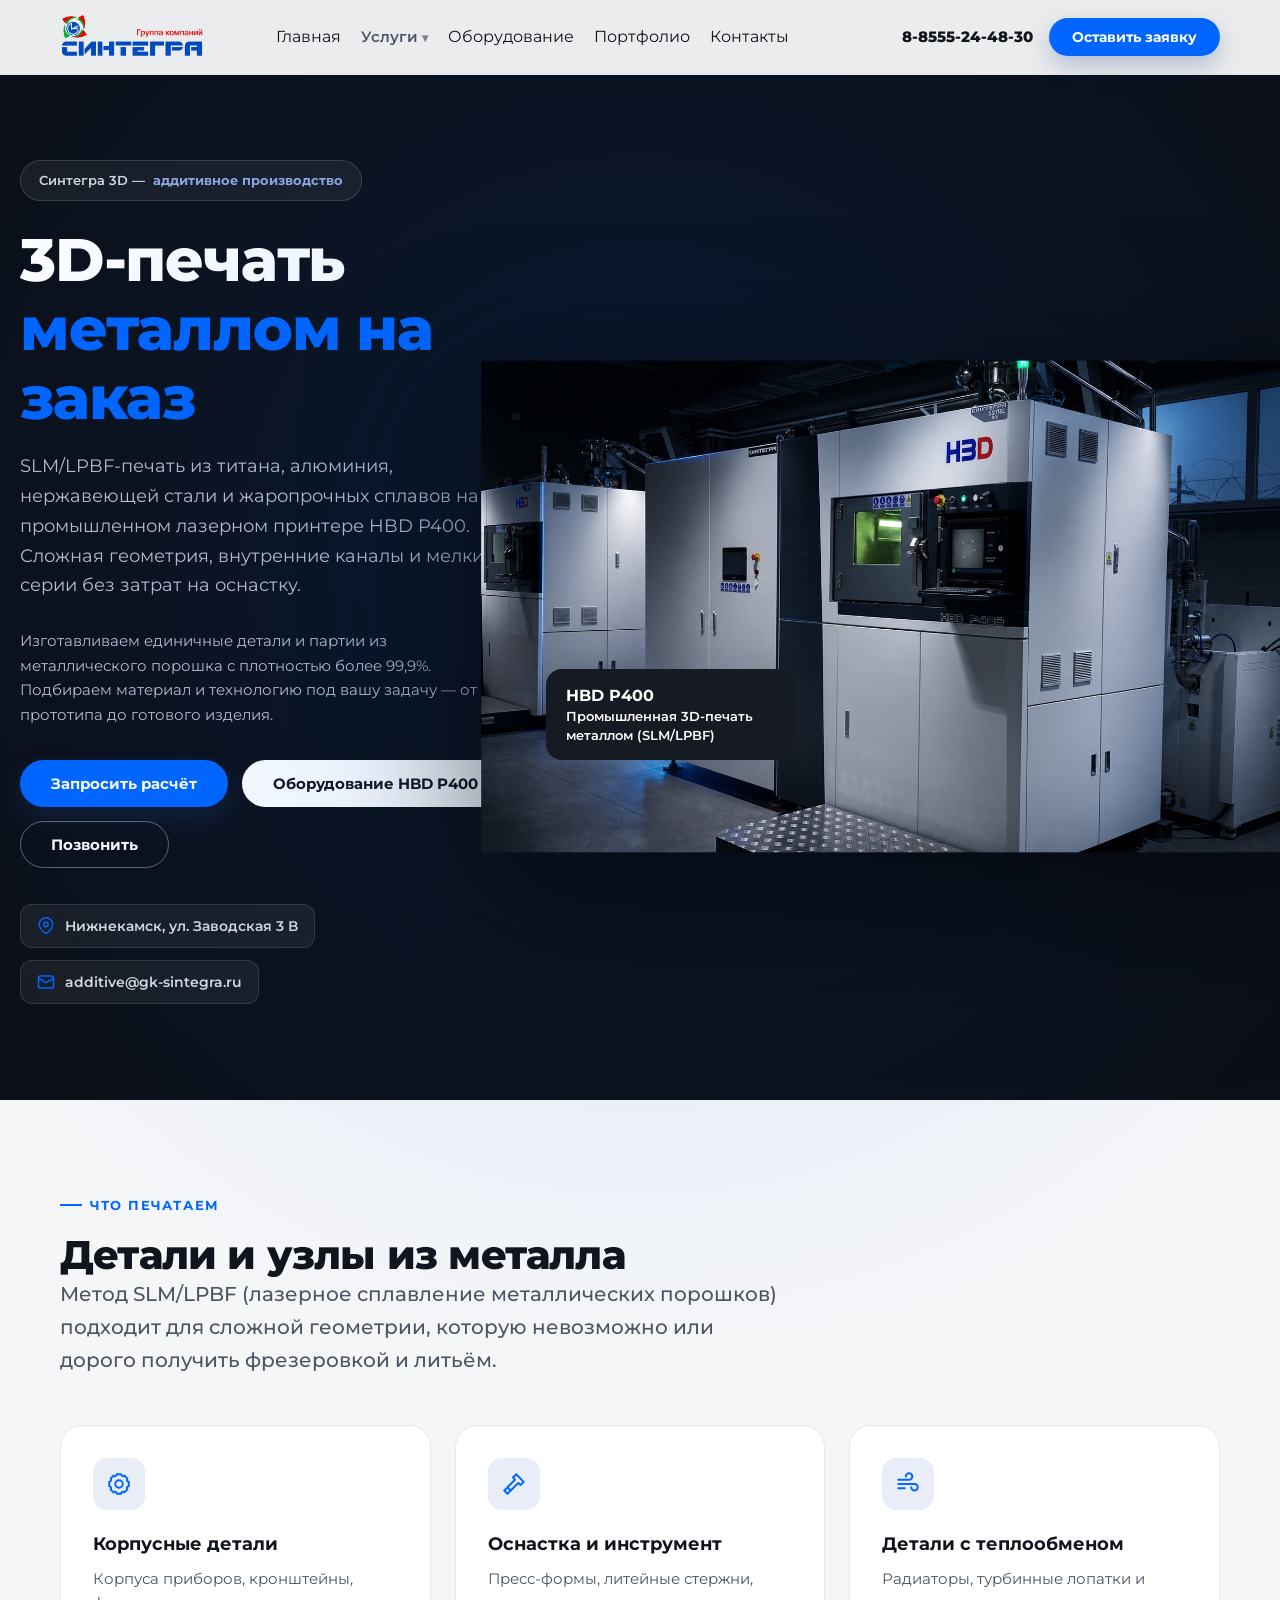
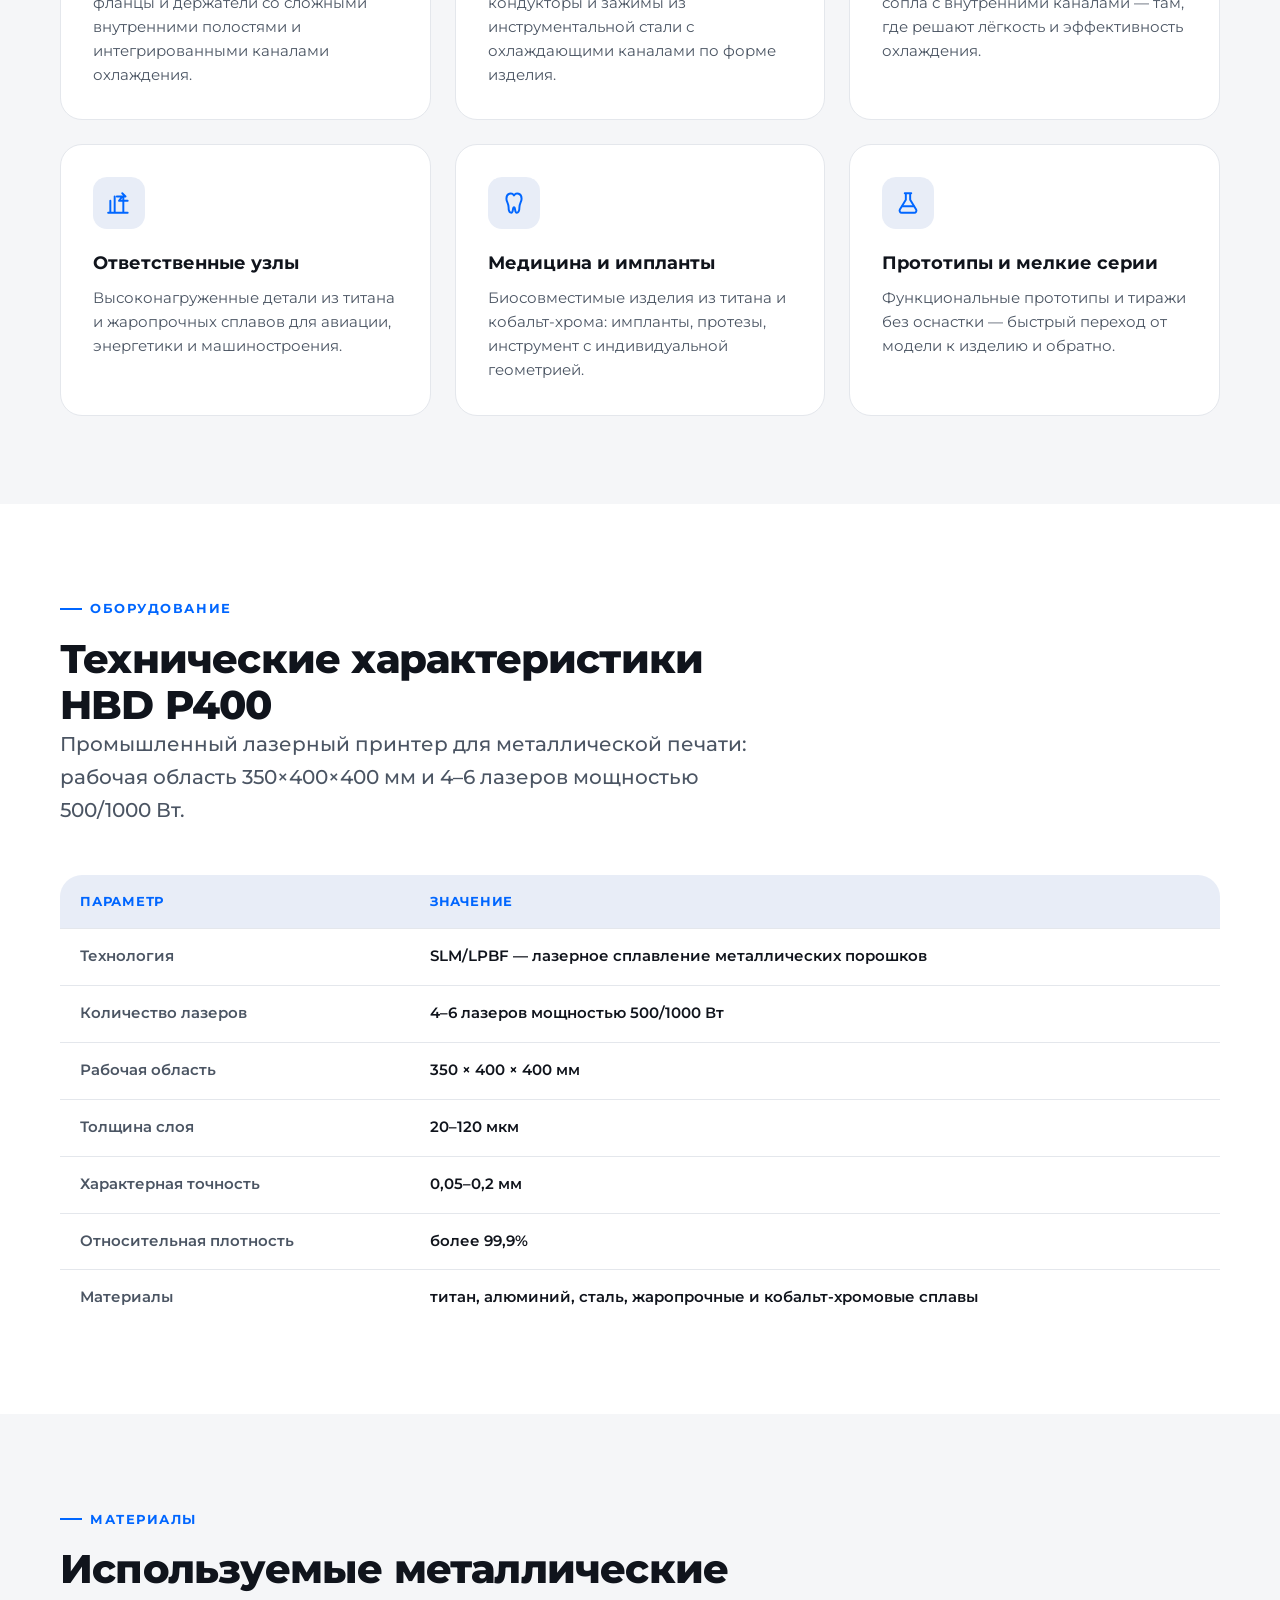
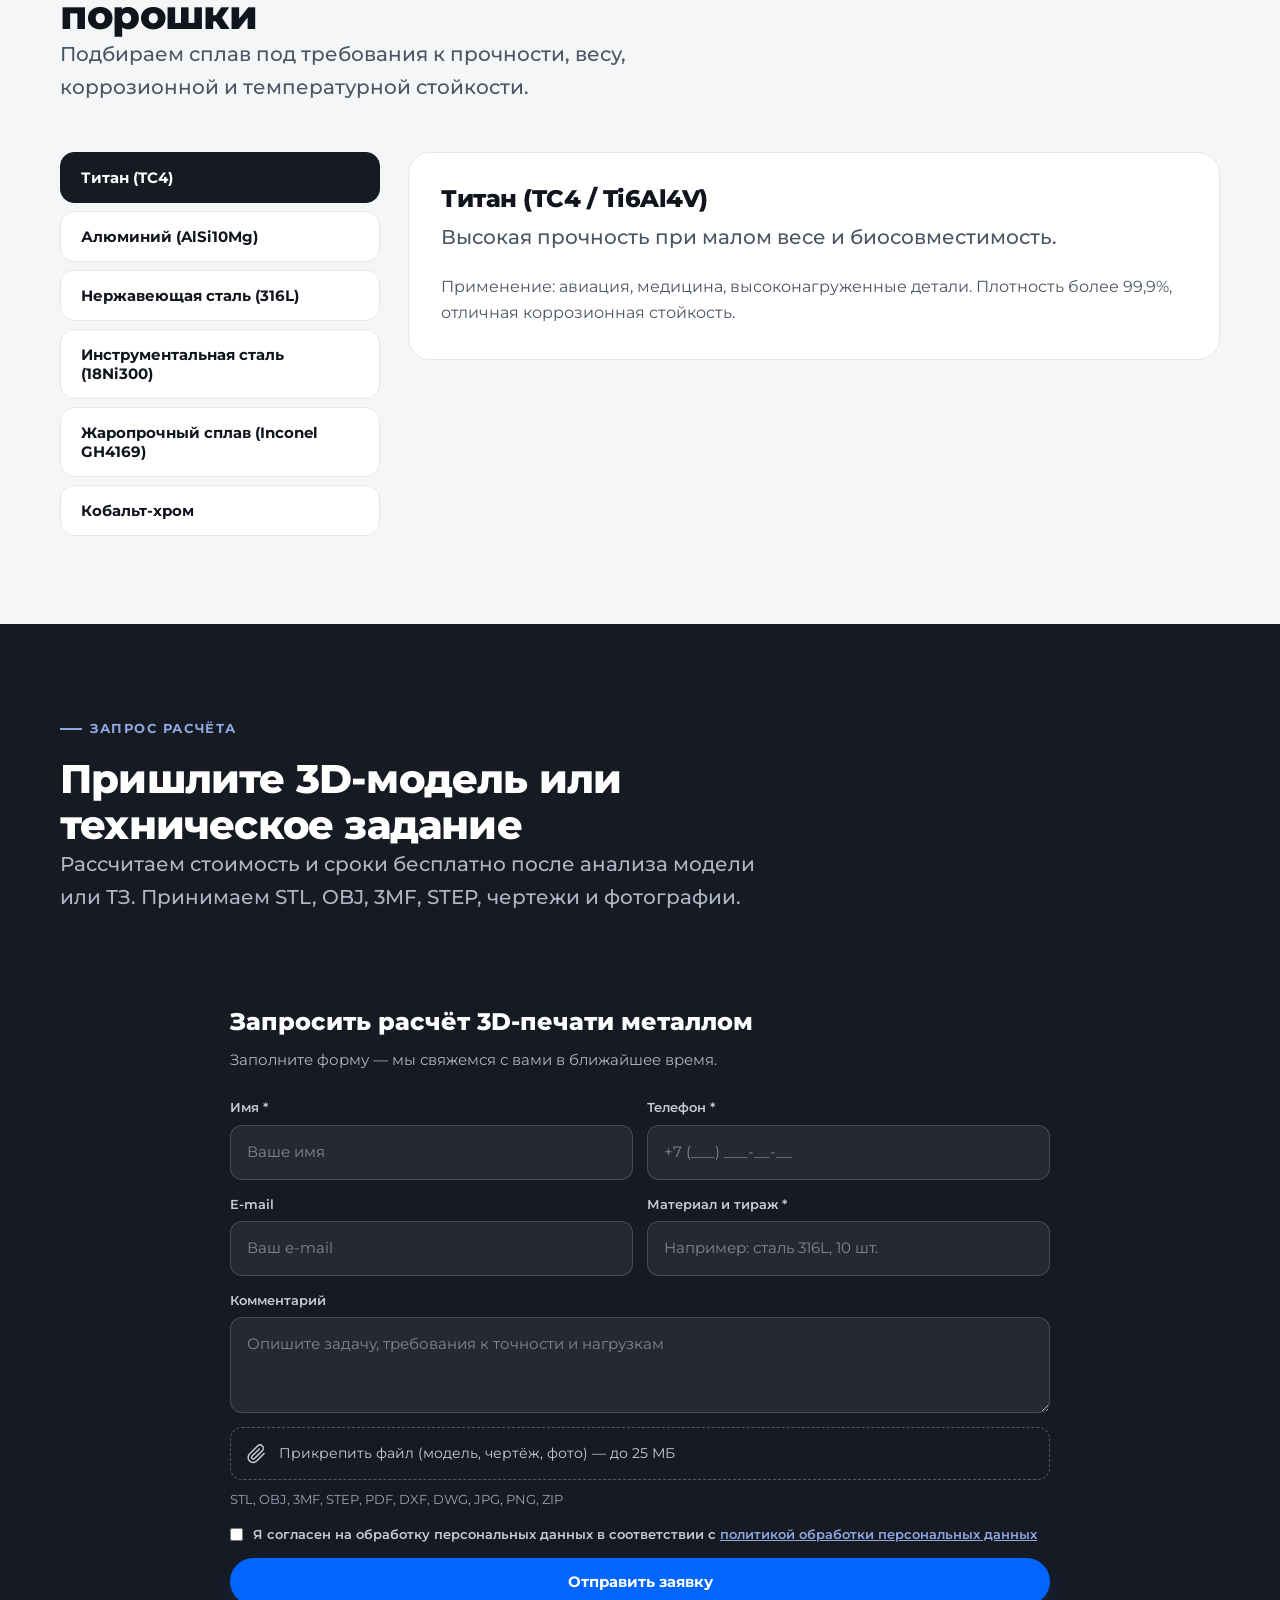
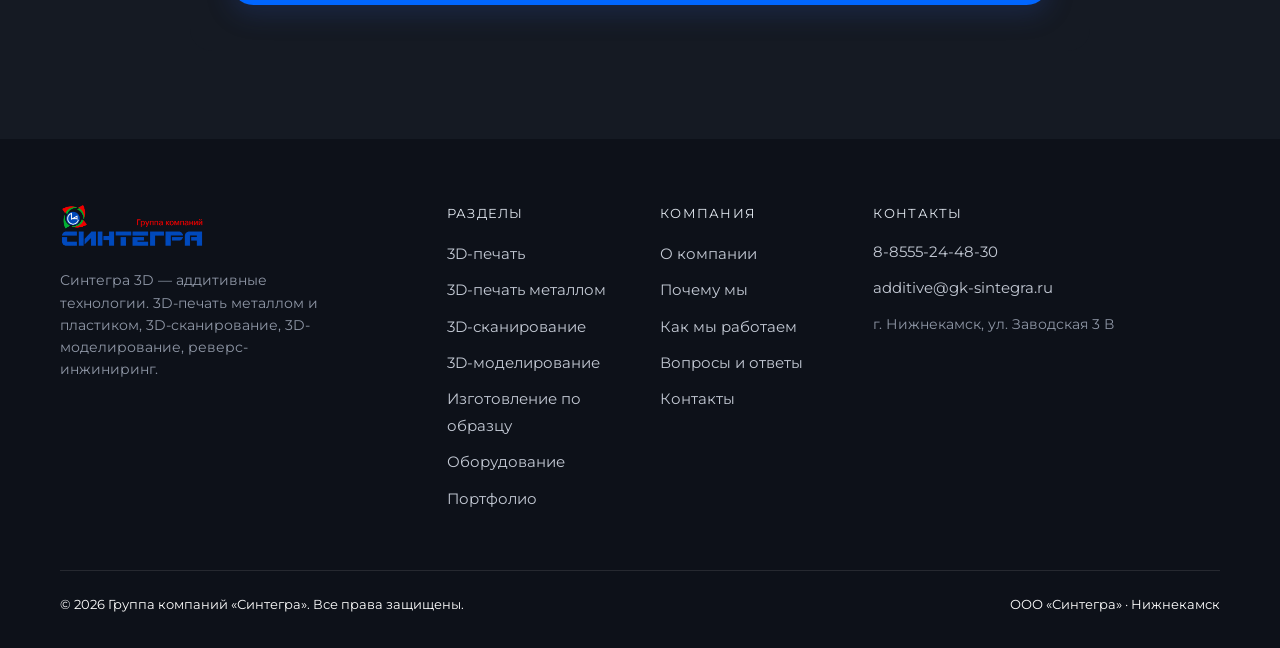
<file: 3d-pechat-metallom/index.html>
<!DOCTYPE html>
<html lang="ru">
<head>
  <meta charset="UTF-8">
  <meta name="viewport" content="width=device-width, initial-scale=1.0">
  <title>3D-печать металлом на заказ (SLM/LPBF) | Синтегра 3D</title>
  <meta name="description" content="3D-печать металлом на заказ методом SLM/LPBF на промышленном принтере HBD P400. Титан, алюминий, нержавеющая и инструментальная сталь, жаропрочные сплавы. Нижнекамск, Татарстан, РФ.">
  <link rel="canonical" href="https://sintegra-additive.ru/3d-pechat-metallom/">
  <meta property="og:type" content="website">
  <meta property="og:title" content="3D-печать металлом на заказ (SLM/LPBF) | Синтегра 3D">
  <meta property="og:description" content="Промышленная 3D-печать металлом методом SLM/LPBF на HBD P400. Титан, алюминий, сталь, жаропрочные сплавы. Расчёт стоимости по 3D-модели или ТЗ.">
  <meta property="og:image" content="https://sintegra-additive.ru/img/hbd-p400.webp">
  <meta property="og:url" content="https://sintegra-additive.ru/3d-pechat-metallom/">
  <meta name="twitter:card" content="summary_large_image">
  <link rel="shortcut icon" type="image/ico" href="/favicon.ico">
  <script type="application/ld+json">
  {
    "@context": "https://schema.org",
    "@type": "Service",
    "name": "3D-печать металлом на заказ",
    "serviceType": "Промышленная 3D-печать металлом (SLM/LPBF)",
    "url": "https://sintegra-additive.ru/3d-pechat-metallom/",
    "description": "3D-печать металлом на заказ методом SLM/LPBF на промышленном принтере HBD P400. Титан, алюминий, нержавеющая и инструментальная сталь, жаропрочные сплавы.",
    "provider": {
      "@type": "Organization",
      "name": "Синтегра 3D",
      "url": "https://sintegra-additive.ru/"
    },
    "areaServed": [
      { "@type": "AdministrativeArea", "name": "Татарстан" },
      { "@type": "Country", "name": "Россия" }
    ]
  }
  </script>
  <link rel="preconnect" href="https://fonts.googleapis.com">
  <link rel="preconnect" href="https://fonts.gstatic.com" crossorigin>
  <link href="https://fonts.googleapis.com/css2?family=Montserrat:wght@400;500;600;700;800&display=swap" rel="stylesheet" media="print" onload="this.media='all'">
  <link rel="stylesheet" href="/css/style.css">
</head>
<body>
<!-- Yandex.Metrika counter -->
<script type="text/javascript">
    (function(m,e,t,r,i,k,a){
        m[i]=m[i]||function(){(m[i].a=m[i].a||[]).push(arguments)};
        m[i].l=1*new Date();
        for (var j = 0; j < document.scripts.length; j++) {if (document.scripts[j].src === r) { return; }}
        k=e.createElement(t),a=e.getElementsByTagName(t)[0],k.async=1,k.src=r,a.parentNode.insertBefore(k,a)
    })(window, document,'script','https://mc.yandex.ru/metrika/tag.js?id=111794412', 'ym');

    ym(111794412, 'init', {ssr:true, webvisor:true, clickmap:true, ecommerce:"dataLayer", referrer: document.referrer, url: location.href, accurateTrackBounce:true, trackLinks:true});
</script>
<noscript><div><img src="https://mc.yandex.ru/watch/111794412" style="position:absolute; left:-9999px;" alt="" /></div></noscript>
<!-- /Yandex.Metrika counter -->
<header class="header">
  <div class="container header__inner">
    <a href="/" class="header__logo">
      <img src="/img/logo-hq.png" alt="Синтегра 3D" width="108" height="36">
    </a>
    <nav class="header__nav">
      <ul class="header__menu">
        <li><a href="/">Главная</a></li>
        <li class="nav__item nav__item--dropdown">
          <a href="/printing.html" class="nav__link nav__link--dropdown">
            Услуги <span class="dropdown-arrow">▾</span>
          </a>
          <ul class="dropdown-menu">
            <li><a href="/printing.html" class="dropdown-menu__link">3D-печать (все материалы)</a></li>
            <li><a href="/3d-pechat-metallom/" class="dropdown-menu__link">3D-печать металлом</a></li>
            <li><a href="/3d-skanirovanie/" class="dropdown-menu__link">3D-сканирование</a></li>
            <li><a href="/modeling.html" class="dropdown-menu__link">3D-моделирование</a></li>
            <li><a href="/izgotovlenie-po-obrazcu/" class="dropdown-menu__link">Изготовление по образцу</a></li>
            <li><a href="/elektroerozionnaya-obrabotka/" class="dropdown-menu__link">Электроэрозионная обработка</a></li>
            <li><a href="/plosko-shlifovalnaya-obrabotka/" class="dropdown-menu__link">Плоское шлифование</a></li>
          </ul>
        </li>
        <li><a href="/equipment.html">Оборудование</a></li>
        <li><a href="/portfolio.html">Портфолио</a></li>
        <li><a href="/contacts.html">Контакты</a></li>
      </ul>
    </nav>
    <div class="header__contacts">
      <a href="tel:+788555244830" class="header__phone">8-8555-24-48-30</a>
      <a href="#" class="btn btn--primary btn--sm" data-open-form>Оставить заявку</a>
    </div>
    <button class="header__burger" aria-label="Меню"><span></span></button>
  </div>
</header>

<main>

  <!-- ======== Hero ======== -->
  <section class="hero hero--dark techno-grid ambient-glow">
    <div class="hero__bg"><div class="hero__grid-placeholder"></div></div>
    <div class="container hero__inner">
      <div class="hero__content">
        <div class="hero__badge">Синтегра 3D — <b>аддитивное производство</b></div>
        <h1 class="h1">3D-печать <span>металлом на заказ</span></h1>
        <p class="hero__lead">SLM/LPBF-печать из титана, алюминия, нержавеющей стали и жаропрочных сплавов на промышленном лазерном принтере HBD P400. Сложная геометрия, внутренние каналы и мелкие серии без затрат на оснастку.</p>
        <p class="hero__text">Изготавливаем единичные детали и партии из металлического порошка с плотностью более 99,9%. Подбираем материал и технологию под вашу задачу — от прототипа до готового изделия.</p>
        <div class="hero__actions">
          <a href="#" class="btn btn--primary" data-open-form>Запросить расчёт</a>
          <a href="/equipment.html" class="btn btn--light">Оборудование HBD P400</a>
          <a href="tel:+788555244830" class="btn btn--ghost">Позвонить</a>
        </div>
        <div class="hero__meta">
          <div class="hero__meta-item">
            <svg width="18" height="18" viewBox="0 0 24 24" fill="none" stroke="currentColor" stroke-width="2"><path d="M21 10c0 7-9 12-9 12S3 17 3 10a9 9 0 1 1 18 0z"/><circle cx="12" cy="10" r="3"/></svg>
            Нижнекамск, ул. Заводская 3&nbsp;В
          </div>
          <div class="hero__meta-item">
            <svg width="18" height="18" viewBox="0 0 24 24" fill="none" stroke="currentColor" stroke-width="2"><rect x="2" y="4" width="20" height="16" rx="2"/><path d="m22 7-10 6L2 7"/></svg>
            additive@gk-sintegra.ru
          </div>
        </div>
      </div>
      <div class="hero__media">
        <div class="hero__photo">
          <img src="/img/hbd-p400-hero.jpg" width="1672" height="941" alt="Производственный цех Синтегра с 3D-принтером HBD P400" fetchpriority="high">
        </div>
        <div class="hero__media-chip"><b>HBD P400</b>Промышленная 3D-печать металлом (SLM/LPBF)</div>
      </div>
    </div>
  </section>

  <!-- ======== Что печатаем ======== -->
  <section class="section" id="what">
    <div class="container">
      <div class="section__head reveal">
        <span class="eyebrow">Что печатаем</span>
        <h2 class="h2">Детали и узлы из металла</h2>
        <p class="lead">Метод SLM/LPBF (лазерное сплавление металлических порошков) подходит для сложной геометрии, которую невозможно или дорого получить фрезеровкой и литьём.</p>
      </div>
      <div class="grid grid--3">
        <div class="card reveal">
          <div class="card__icon"><svg aria-hidden="true"><use href="/img/icons.svg#settings"></use></svg></div>
          <h3 class="card__title">Корпусные детали</h3>
          <p class="card__text">Корпуса приборов, кронштейны, фланцы и держатели со сложными внутренними полостями и интегрированными каналами охлаждения.</p>
        </div>
        <div class="card reveal">
          <div class="card__icon"><svg aria-hidden="true"><use href="/img/icons.svg#bolt"></use></svg></div>
          <h3 class="card__title">Оснастка и инструмент</h3>
          <p class="card__text">Пресс-формы, литейные стержни, кондукторы и зажимы из инструментальной стали с охлаждающими каналами по форме изделия.</p>
        </div>
        <div class="card reveal">
          <div class="card__icon"><svg aria-hidden="true"><use href="/img/icons.svg#wind"></use></svg></div>
          <h3 class="card__title">Детали с теплообменом</h3>
          <p class="card__text">Радиаторы, турбинные лопатки и сопла с внутренними каналами — там, где решают лёгкость и эффективность охлаждения.</p>
        </div>
        <div class="card reveal">
          <div class="card__icon"><svg aria-hidden="true"><use href="/img/icons.svg#construction"></use></svg></div>
          <h3 class="card__title">Ответственные узлы</h3>
          <p class="card__text">Высоконагруженные детали из титана и жаропрочных сплавов для авиации, энергетики и машиностроения.</p>
        </div>
        <div class="card reveal">
          <div class="card__icon"><svg aria-hidden="true"><use href="/img/icons.svg#tooth"></use></svg></div>
          <h3 class="card__title">Медицина и импланты</h3>
          <p class="card__text">Биосовместимые изделия из титана и кобальт-хрома: импланты, протезы, инструмент с индивидуальной геометрией.</p>
        </div>
        <div class="card reveal">
          <div class="card__icon"><svg aria-hidden="true"><use href="/img/icons.svg#flask"></use></svg></div>
          <h3 class="card__title">Прототипы и мелкие серии</h3>
          <p class="card__text">Функциональные прототипы и тиражи без оснастки — быстрый переход от модели к изделию и обратно.</p>
        </div>
      </div>
    </div>
  </section>

  <!-- ======== Технические характеристики HBD P400 ======== -->
  <section class="section section--alt" id="specs">
    <div class="container">
      <div class="section__head reveal">
        <span class="eyebrow">Оборудование</span>
        <h2 class="h2">Технические характеристики HBD P400</h2>
        <p class="lead">Промышленный лазерный принтер для металлической печати: рабочая область 350×400×400 мм и 4–6 лазеров мощностью 500/1000 Вт.</p>
      </div>
      <div class="reveal">
        <table class="spec-table">
          <thead>
            <tr><th>Параметр</th><th>Значение</th></tr>
          </thead>
          <tbody>
            <tr><td>Технология</td><td>SLM/LPBF — лазерное сплавление металлических порошков</td></tr>
            <tr><td>Количество лазеров</td><td>4–6 лазеров мощностью 500/1000 Вт</td></tr>
            <tr><td>Рабочая область</td><td>350 × 400 × 400 мм</td></tr>
            <tr><td>Толщина слоя</td><td>20–120 мкм</td></tr>
            <tr><td>Характерная точность</td><td>0,05–0,2 мм</td></tr>
            <tr><td>Относительная плотность</td><td>более 99,9%</td></tr>
            <tr><td>Материалы</td><td>титан, алюминий, сталь, жаропрочные и кобальт-хромовые сплавы</td></tr>
          </tbody>
        </table>
      </div>
    </div>
  </section>

  <!-- ======== Используемые материалы ======== -->
  <section class="section" id="materials">
    <div class="container">
      <div class="section__head reveal">
        <span class="eyebrow">Материалы</span>
        <h2 class="h2">Используемые металлические порошки</h2>
        <p class="lead">Подбираем сплав под требования к прочности, весу, коррозионной и температурной стойкости.</p>
      </div>
      <div class="materials reveal">
        <div class="materials__list" data-materials>
          <button class="materials__btn is-active" data-panel="m-titanium">Титан (TC4)</button>
          <button class="materials__btn" data-panel="m-aluminum">Алюминий (AlSi10Mg)</button>
          <button class="materials__btn" data-panel="m-steel">Нержавеющая сталь (316L)</button>
          <button class="materials__btn" data-panel="m-tool">Инструментальная сталь (18Ni300)</button>
          <button class="materials__btn" data-panel="m-inconel">Жаропрочный сплав (Inconel GH4169)</button>
          <button class="materials__btn" data-panel="m-cobalt">Кобальт-хром</button>
        </div>
        <div>
          <div class="materials__panel is-active" id="m-titanium">
            <h3 class="h3">Титан (TC4 / Ti6Al4V)</h3>
            <p class="lead">Высокая прочность при малом весе и биосовместимость.</p>
            <p style="color:var(--ink-soft)">Применение: авиация, медицина, высоконагруженные детали. Плотность более 99,9%, отличная коррозионная стойкость.</p>
          </div>
          <div class="materials__panel" id="m-aluminum">
            <h3 class="h3">Алюминий (AlSi10Mg)</h3>
            <p class="lead">Лёгкость, теплопроводность и коррозионная стойкость.</p>
            <p style="color:var(--ink-soft)">Применение: автомобилестроение, радиаторы, корпуса. Хорошо подходит для деталей с теплообменом.</p>
          </div>
          <div class="materials__panel" id="m-steel">
            <h3 class="h3">Нержавеющая сталь (316L)</h3>
            <p class="lead">Коррозионная стойкость, доступность и универсальность.</p>
            <p style="color:var(--ink-soft)">Применение: корпуса, оснастка, детали с внутренними каналами. Оптимальный выбор для серийных изделий.</p>
          </div>
          <div class="materials__panel" id="m-tool">
            <h3 class="h3">Инструментальная сталь (18Ni300)</h3>
            <p class="lead">Высокая твёрдость после термообработки.</p>
            <p style="color:var(--ink-soft)">Применение: пресс-формы, литейная оснастка, штампы с контурным охлаждением.</p>
          </div>
          <div class="materials__panel" id="m-inconel">
            <h3 class="h3">Жаропрочный сплав (Inconel GH4169)</h3>
            <p class="lead">Жаростойкость и коррозионная стойкость при высоких температурах.</p>
            <p style="color:var(--ink-soft)">Применение: турбины, двигатели, высокотемпературные узлы энергетики.</p>
          </div>
          <div class="materials__panel" id="m-cobalt">
            <h3 class="h3">Кобальт-хром</h3>
            <p class="lead">Износостойкость, высокая твёрдость и биосовместимость.</p>
            <p style="color:var(--ink-soft)">Применение: стоматология, импланты, рабочие инструменты.</p>
          </div>
        </div>
      </div>
    </div>
  </section>

  <!-- ======== Форма загрузки модели / ТЗ ======== -->
  <section class="section section--dark" id="order">
    <div class="container">
      <div class="section__head reveal">
        <span class="eyebrow">Запрос расчёта</span>
        <h2 class="h2">Пришлите 3D-модель или техническое задание</h2>
        <p class="lead">Рассчитаем стоимость и сроки бесплатно после анализа модели или ТЗ. Принимаем STL, OBJ, 3MF, STEP, чертежи и фотографии.</p>
      </div>
      <form class="form reveal" data-form style="max-width:900px;margin:0 auto">
        <h3 class="form__title">Запросить расчёт 3D-печати металлом</h3>
        <p class="form__sub">Заполните форму — мы свяжемся с вами в ближайшее время.</p>
        <div class="form-grid">
          <div class="form-field">
            <label for="f-name">Имя *</label>
            <input id="f-name" name="name" type="text" placeholder="Ваше имя" required minlength="2">
          </div>
          <div class="form-field">
            <label for="f-phone">Телефон *</label>
            <input id="f-phone" name="phone" type="tel" placeholder="+7 (___) ___-__-__" required>
          </div>
          <div class="form-field">
            <label for="f-email">E-mail</label>
            <input id="f-email" name="email" type="email" placeholder="Ваш e-mail">
          </div>
          <div class="form-field">
            <label for="f-task">Материал и тираж *</label>
            <input id="f-task" name="task" type="text" placeholder="Например: сталь 316L, 10 шт." required>
          </div>
          <div class="form-field form-field--full">
            <label for="f-comment">Комментарий</label>
            <textarea id="f-comment" name="comment" placeholder="Опишите задачу, требования к точности и нагрузкам"></textarea>
          </div>
          <div class="form-field form-field--full">
            <div class="form-file">
              <svg aria-hidden="true"><use href="/img/icons.svg#paperclip"></use></svg>
              <span class="form-file__name">Прикрепить файл (модель, чертёж, фото) — до 25 МБ</span>
              <input name="file" type="file" accept=".stl,.obj,.3mf,.step,.stp,.pdf,.dxf,.dwg,.jpg,.jpeg,.png,.zip" aria-label="Прикрепить файл ТЗ или 3D-модель">
            </div>
            <div class="form-hint-file">STL, OBJ, 3MF, STEP, PDF, DXF, DWG, JPG, PNG, ZIP</div>
          </div>
          <div class="form-field form-field--full">
            <label class="form-consent">
              <input name="consent" type="checkbox" required>
              <span>Я согласен на обработку персональных данных в соответствии с <a href="#" title="Политика обработки персональных данных — добавим документ">политикой обработки персональных данных</a></span>
            </label>
          </div>
          <div class="form-field form-field--full">
            <button type="submit" class="btn btn--primary btn--block">Отправить заявку</button>
            <div class="form-msg"></div>
          </div>
        </div>
      </form>
    </div>
  </section>

</main>

<footer class="footer">
  <div class="container">
    <div class="footer__inner">
      <div>
        <a href="/" class="footer__logo"><img src="/img/logo-hq.png" alt="Синтегра 3D" width="108" height="36"></a>
        <p class="footer__about">Синтегра 3D — аддитивные технологии. 3D-печать металлом и пластиком, 3D-сканирование, 3D-моделирование, реверс-инжиниринг.</p>
      </div>
      <div>
        <div class="footer__title">Разделы</div>
        <ul class="footer__nav">
  <li><a href="/printing.html">3D-печать</a></li>
  <li><a href="/3d-pechat-metallom/">3D-печать металлом</a></li>
  <li><a href="/3d-skanirovanie/">3D-сканирование</a></li>
  <li><a href="/modeling.html">3D-моделирование</a></li>
  <li><a href="/izgotovlenie-po-obrazcu/">Изготовление по образцу</a></li>
  <li><a href="/equipment.html">Оборудование</a></li>
  <li><a href="/portfolio.html">Портфолио</a></li>
</ul>
      </div>
      <div>
        <div class="footer__title">Компания</div>
        <ul class="footer__nav">
          <li><a href="/#about">О компании</a></li>
          <li><a href="/#why">Почему мы</a></li>
          <li><a href="/#process">Как мы работаем</a></li>
          <li><a href="/#faq">Вопросы и ответы</a></li>
          <li><a href="/contacts.html">Контакты</a></li>
        </ul>
      </div>
      <div>
        <div class="footer__title">Контакты</div>
        <div class="footer__contacts">
          <a href="tel:+788555244830">8-8555-24-48-30</a>
          <a href="mailto:additive@gk-sintegra.ru">additive@gk-sintegra.ru</a>
          <span style="color:#8f97a6;font-size:14px">г. Нижнекамск, ул. Заводская 3&nbsp;В</span>

        </div>
      </div>
    </div>
    <div class="footer__bottom">
      <span>© 2026 Группа компаний «Синтегра». Все права защищены.</span>
      <span>ООО «Синтегра» · Нижнекамск</span>
    </div>
  </div>
</footer>

<!-- Модальное окно заявки -->
<div class="lightbox" id="lead-modal" style="z-index:400;align-items:flex-start;overflow-y:auto;padding:80px 20px 40px">
  <button class="lightbox__close" data-close-form aria-label="Закрыть">×</button>
  <form class="form" data-form style="max-width:640px;margin:0 auto;width:100%">
    <h3 class="form__title">Оставить заявку</h3>
    <p class="form__sub">Заполните форму — мы свяжемся с вами в ближайшее время.</p>
    <div class="form-grid">
      <div class="form-field">
        <label>Имя *</label>
        <input name="name" type="text" placeholder="Ваше имя" required minlength="2">
      </div>
      <div class="form-field">
        <label>Телефон *</label>
        <input name="phone" type="tel" placeholder="+7 (___) ___-__-__" required>
      </div>
      <div class="form-field">
        <label>E-mail</label>
        <input name="email" type="email" placeholder="Ваш e-mail">
      </div>
      <div class="form-field">
        <label>Что необходимо изготовить? *</label>
        <input name="task" type="text" placeholder="Например: корпусная деталь, 100 шт." required>
      </div>
      <div class="form-field form-field--full">
        <label>Комментарий</label>
        <textarea name="comment" placeholder="Опишите задачу подробнее"></textarea>
      </div>
      <div class="form-field form-field--full">
        <div class="form-file">
          <svg aria-hidden="true"><use href="/img/icons.svg#paperclip"></use></svg>
          <span class="form-file__name">Прикрепить файл (модель, чертёж, фото) — до 25 МБ</span>
          <input name="file" type="file" accept=".stl,.obj,.3mf,.step,.stp,.pdf,.dxf,.dwg,.jpg,.jpeg,.png,.zip" aria-label="Прикрепить файл ТЗ или 3D-модель">
        </div>
        <div class="form-hint-file">STL, OBJ, 3MF, STEP, PDF, DXF, DWG, JPG, PNG, ZIP</div>
      </div>
      <div class="form-field form-field--full">
        <label class="form-consent">
          <input name="consent" type="checkbox" required>
          <span>Я согласен на обработку персональных данных в соответствии с <a href="#" title="Политика обработки персональных данных — добавим документ">политикой обработки персональных данных</a></span>
        </label>
      </div>
      <div class="form-field form-field--full">
        <button type="submit" class="btn btn--primary btn--block">Отправить заявку</button>
        <div class="form-msg"></div>
      </div>
    </div>
  </form>
</div>

<!-- Мобильная панель -->
<div class="mobile-bar">
  <a href="tel:+788555244830">
    <svg viewBox="0 0 24 24" fill="none" stroke="currentColor" stroke-width="2"><path d="M22 16.92v3a2 2 0 0 1-2.18 2 19.79 19.79 0 0 1-8.63-3.07 19.5 19.5 0 0 1-6-6A19.79 19.79 0 0 1 2.08 4.18 2 2 0 0 1 4.06 2h3a2 2 0 0 1 2 1.72c.13.96.36 1.9.7 2.81a2 2 0 0 1-.45 2.11L8.09 9.91a16 16 0 0 0 6 6l1.27-1.27a2 2 0 0 1 2.11-.45c.91.34 1.85.57 2.81.7A2 2 0 0 1 22 16.92z"/></svg>
    Позвонить
  </a>
  <a href="#" data-open-form class="is-accent">
    <svg viewBox="0 0 24 24" fill="none" stroke="currentColor" stroke-width="2"><path d="M21 15a2 2 0 0 1-2 2H7l-4 4V5a2 2 0 0 1 2-2h14a2 2 0 0 1 2 2z"/></svg>
    Оставить заявку
  </a>
  <a href="mailto:additive@gk-sintegra.ru">
    <svg viewBox="0 0 24 24" fill="none" stroke="currentColor" stroke-width="2"><rect x="2" y="4" width="20" height="16" rx="2"/><path d="m22 7-10 6L2 7"/></svg>
    Написать
  </a>
</div>

<script>
  var modal = document.getElementById('lead-modal');
  document.querySelectorAll('[data-open-form]').forEach(function (btn) {
    btn.addEventListener('click', function (e) { e.preventDefault(); modal.classList.add('is-open'); });
  });
  document.querySelectorAll('[data-close-form]').forEach(function (btn) {
    btn.addEventListener('click', function () { modal.classList.remove('is-open'); });
  });
  modal.addEventListener('click', function (e) { if (e.target === modal) modal.classList.remove('is-open'); });
</script>
<script src="/js/main.js" defer></script>
</body>
</html>
</file>
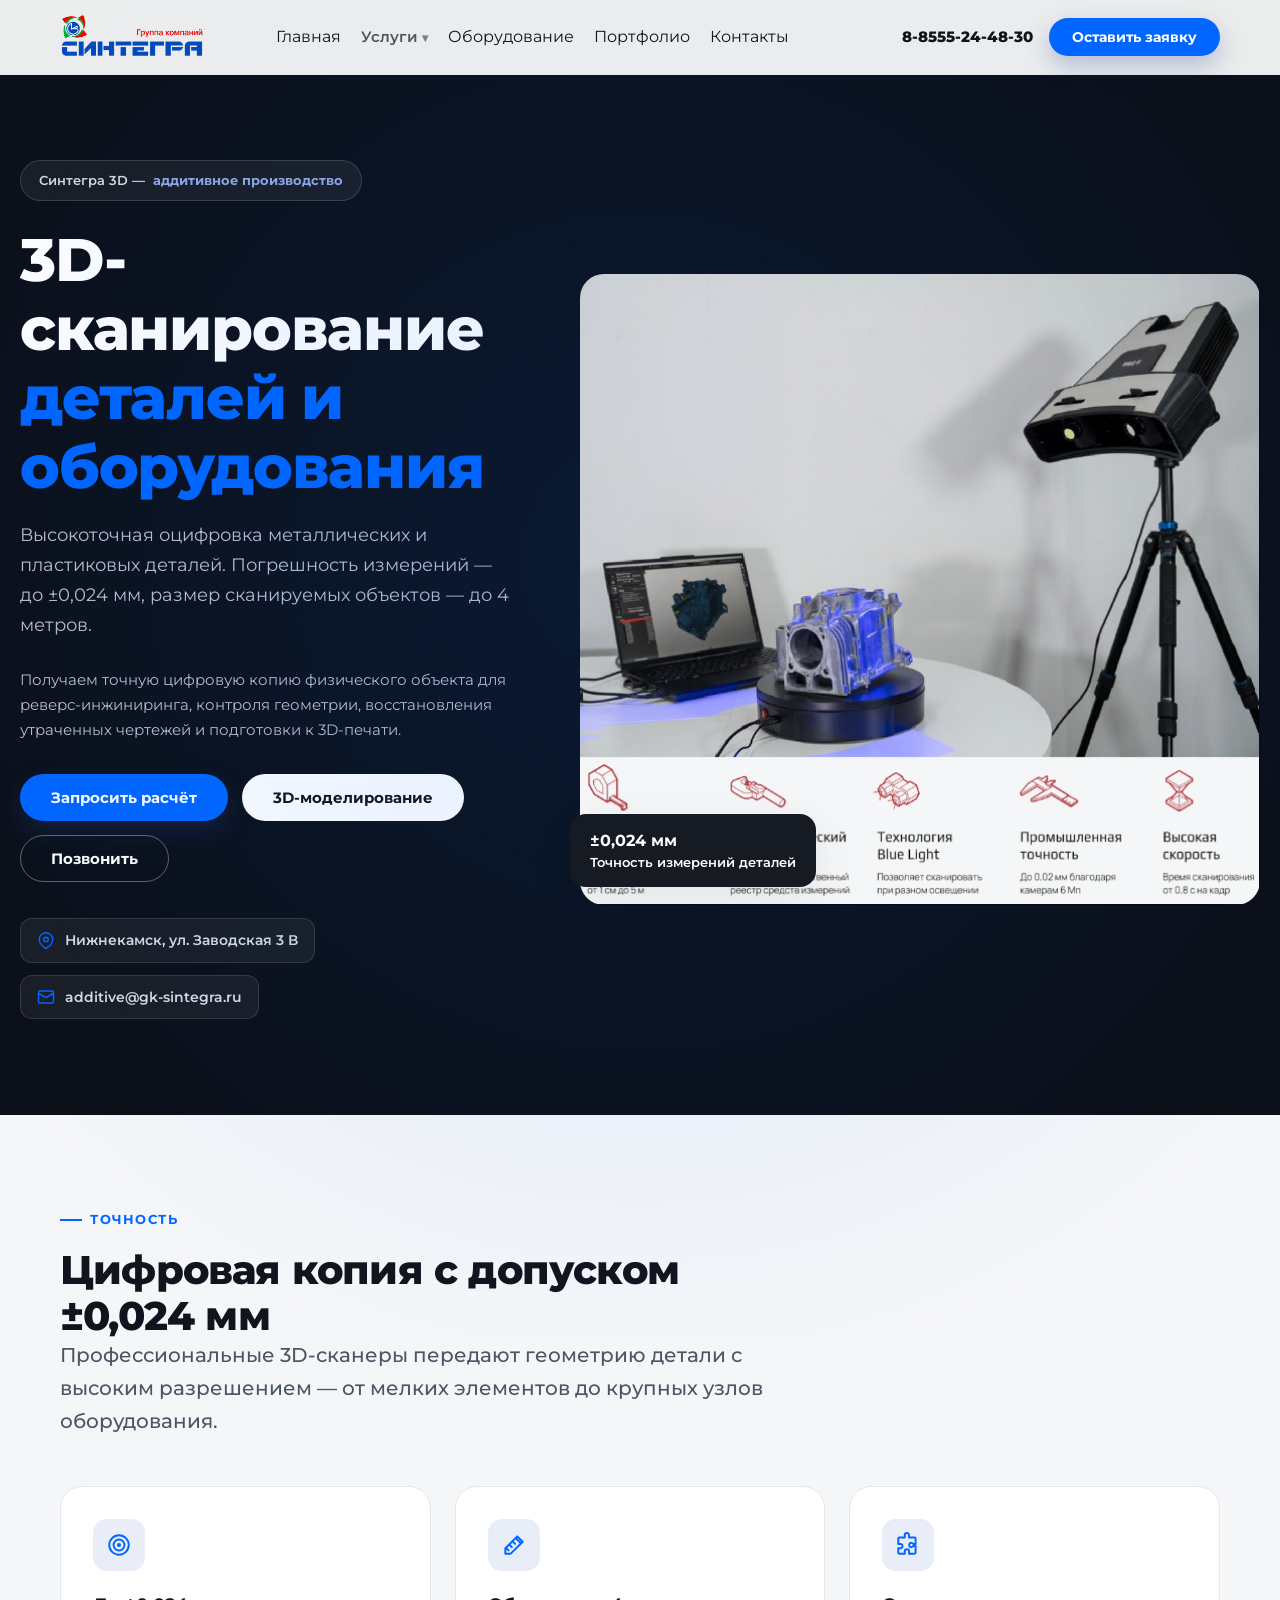
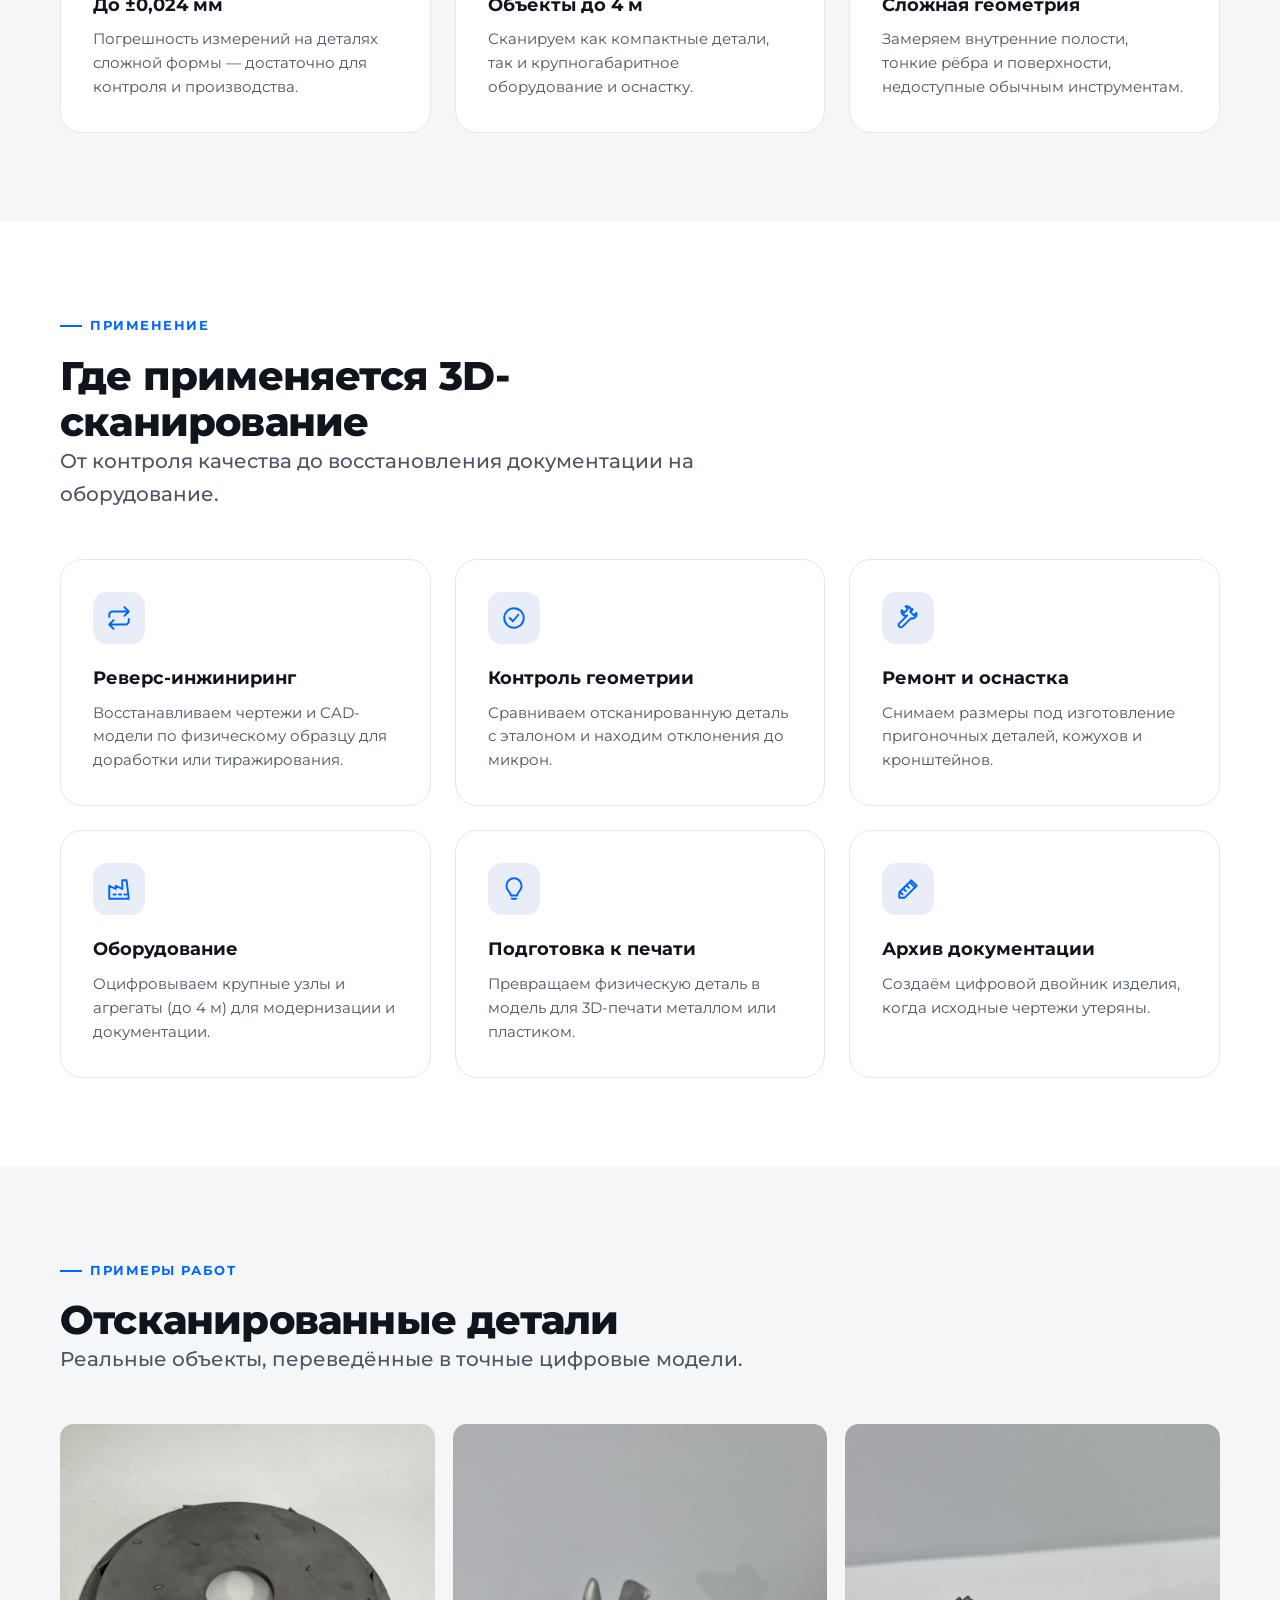
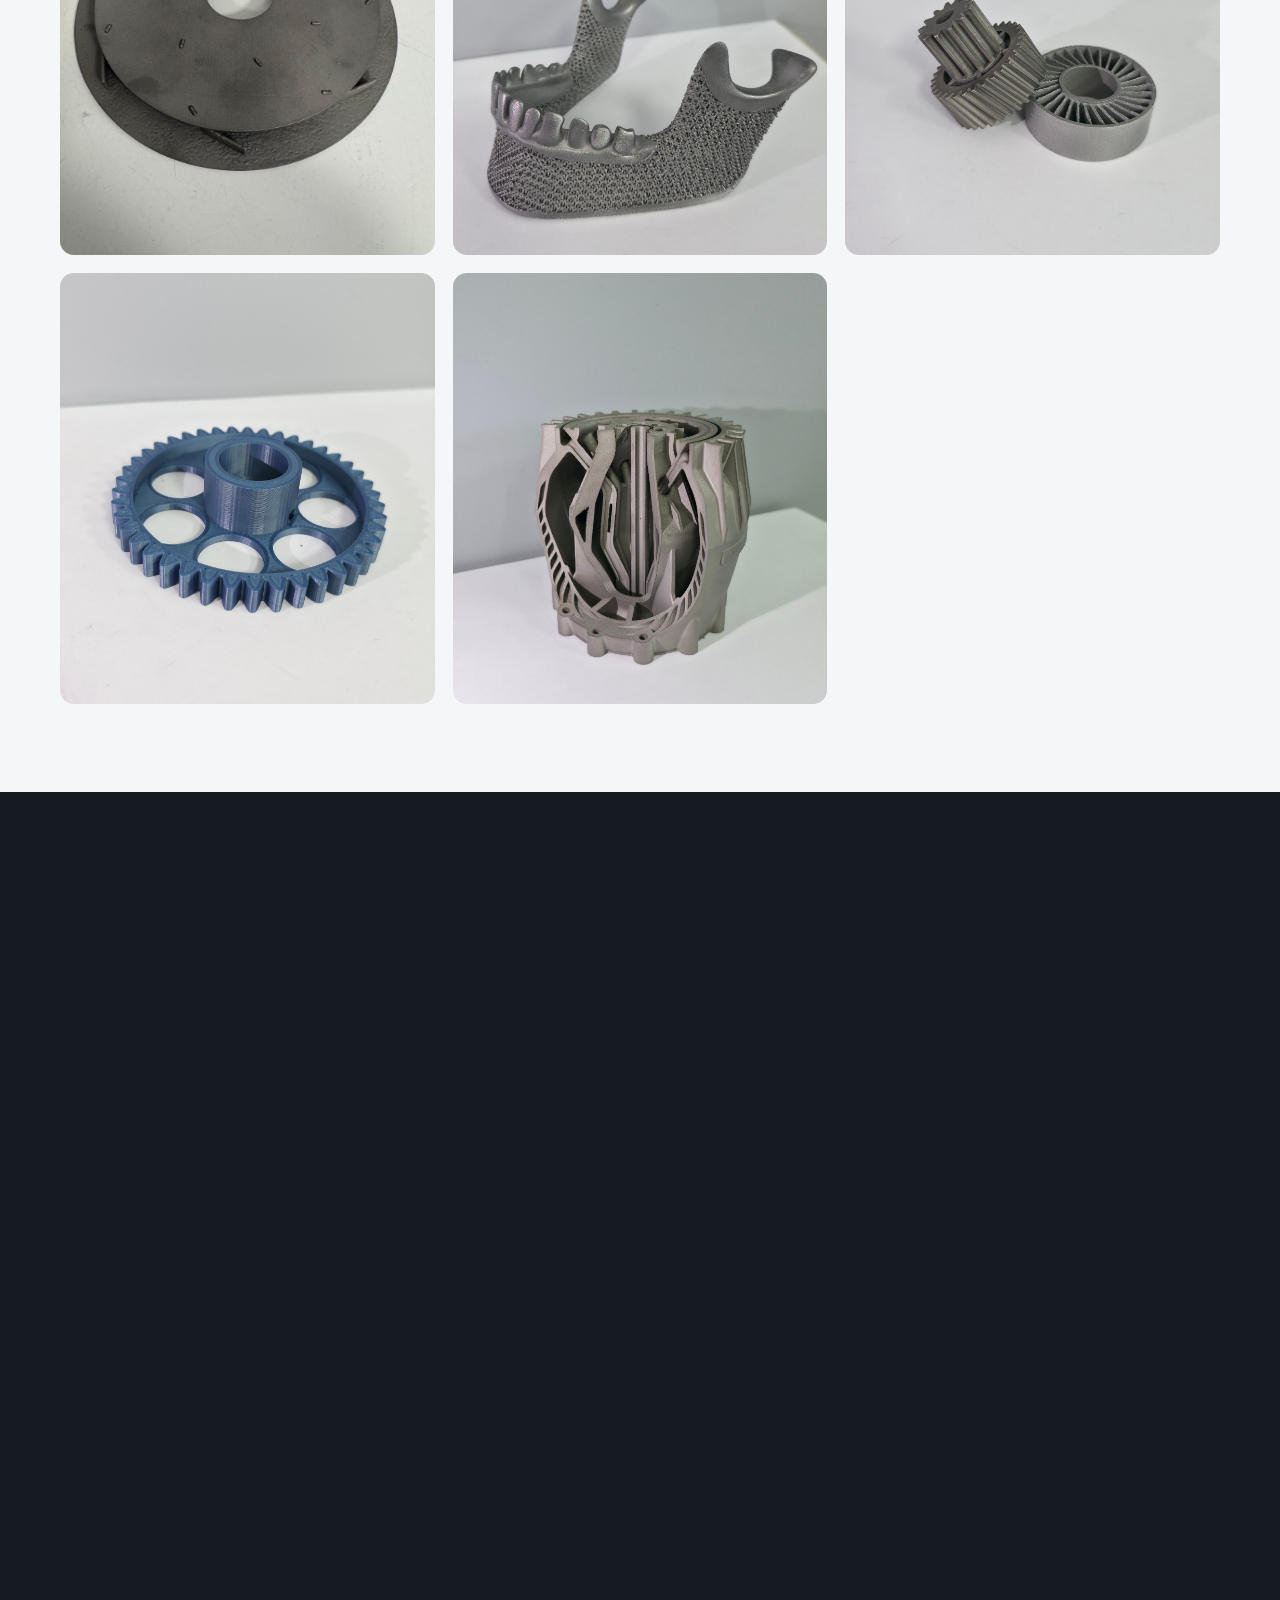
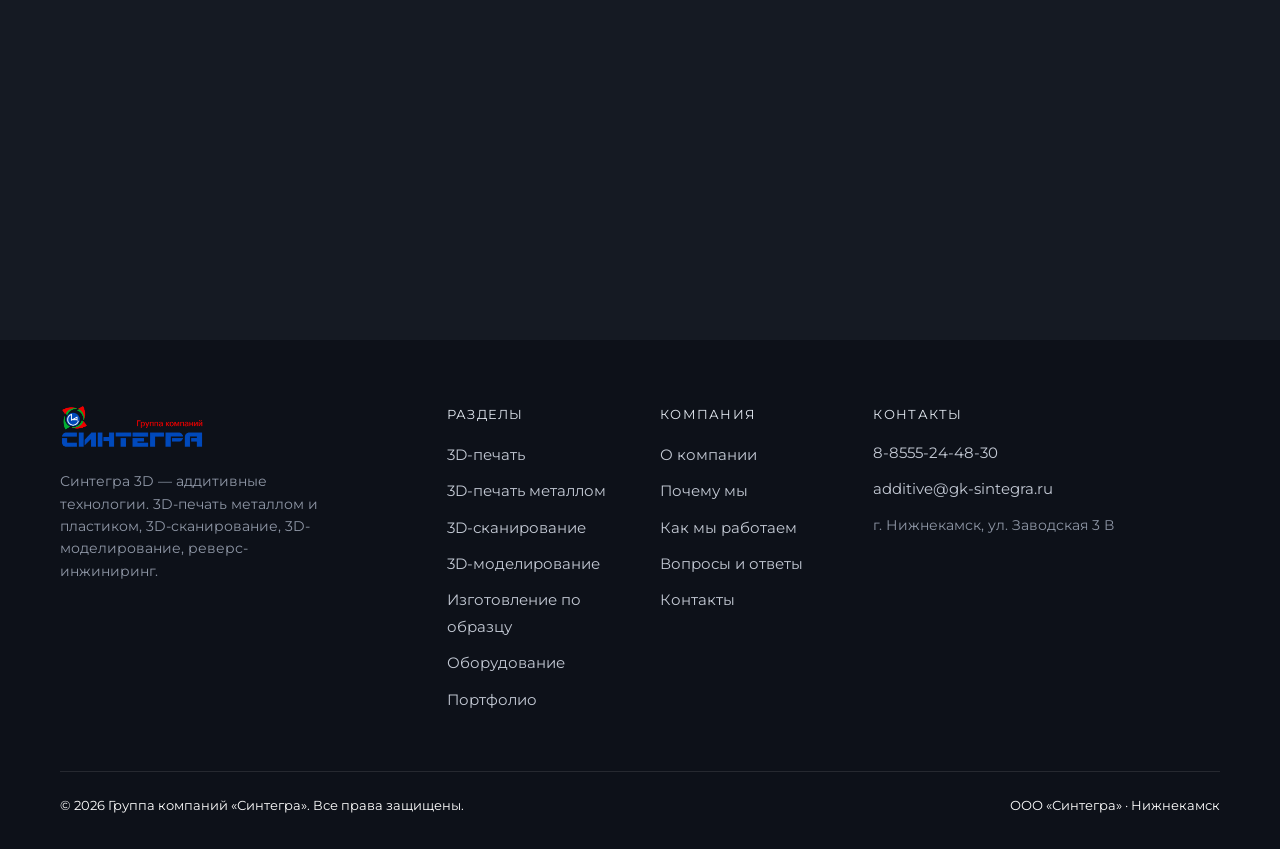
<file: 3d-skanirovanie/index.html>
<!DOCTYPE html>
<html lang="ru">
<head>
  <meta charset="UTF-8">
  <meta name="viewport" content="width=device-width, initial-scale=1.0">
  <title>3D-сканирование деталей на заказ в Татарстане и РФ | Синтегра 3D</title>
  <meta name="description" content="Высокоточное 3D-сканирование металлических и пластиковых деталей. Точность до ±0,024 мм, объекты до 4 м. Цифровая копия детали для реверс-инжиниринга и контроля. Нижнекамск, Татарстан, Казань.">
  <link rel="canonical" href="https://sintegra-additive.ru/3d-skanirovanie/">
  <meta property="og:type" content="website">
  <meta property="og:title" content="3D-сканирование деталей на заказ в Татарстане и РФ | Синтегра 3D">
  <meta property="og:description" content="Высокоточное 3D-сканирование металлических и пластиковых деталей. Точность до ±0,024 мм, объекты до 4 м.">
  <meta property="og:image" content="https://sintegra-additive.ru/img/scan.png">
  <meta property="og:url" content="https://sintegra-additive.ru/3d-skanirovanie/">
  <meta name="twitter:card" content="summary_large_image">
  <link rel="shortcut icon" type="image/ico" href="/favicon.ico">
  <script type="application/ld+json">
  {
    "@context": "https://schema.org",
    "@type": "Service",
    "name": "3D-сканирование деталей и оборудования",
    "serviceType": "Высокоточное 3D-сканирование деталей и оборудования",
    "url": "https://sintegra-additive.ru/3d-skanirovanie/",
    "description": "Высокоточное 3D-сканирование металлических и пластиковых деталей. Точность до ±0,024 мм, объекты до 4 м.",
    "provider": {
      "@type": "Organization",
      "name": "Синтегра 3D",
      "url": "https://sintegra-additive.ru/"
    },
    "areaServed": [
      { "@type": "AdministrativeArea", "name": "Татарстан" },
      { "@type": "Country", "name": "Россия" }
    ]
  }
  </script>
  <link rel="preconnect" href="https://fonts.googleapis.com">
  <link rel="preconnect" href="https://fonts.gstatic.com" crossorigin>
  <link href="https://fonts.googleapis.com/css2?family=Montserrat:wght@400;500;600;700;800&display=swap" rel="stylesheet" media="print" onload="this.media='all'">
  <link rel="stylesheet" href="/css/style.css">
</head>
<body>
<!-- Yandex.Metrika counter -->
<script type="text/javascript">
    (function(m,e,t,r,i,k,a){
        m[i]=m[i]||function(){(m[i].a=m[i].a||[]).push(arguments)};
        m[i].l=1*new Date();
        for (var j = 0; j < document.scripts.length; j++) {if (document.scripts[j].src === r) { return; }}
        k=e.createElement(t),a=e.getElementsByTagName(t)[0],k.async=1,k.src=r,a.parentNode.insertBefore(k,a)
    })(window, document,'script','https://mc.yandex.ru/metrika/tag.js?id=111794412', 'ym');

    ym(111794412, 'init', {ssr:true, webvisor:true, clickmap:true, ecommerce:"dataLayer", referrer: document.referrer, url: location.href, accurateTrackBounce:true, trackLinks:true});
</script>
<noscript><div><img src="https://mc.yandex.ru/watch/111794412" style="position:absolute; left:-9999px;" alt="" /></div></noscript>
<!-- /Yandex.Metrika counter -->
<header class="header">
  <div class="container header__inner">
    <a href="/" class="header__logo">
      <img src="/img/logo-hq.png" alt="Синтегра 3D" width="108" height="36">
    </a>
    <nav class="header__nav">
      <ul class="header__menu">
        <li><a href="/">Главная</a></li>
        <li class="nav__item nav__item--dropdown">
          <a href="/printing.html" class="nav__link nav__link--dropdown">
            Услуги <span class="dropdown-arrow">▾</span>
          </a>
          <ul class="dropdown-menu">
            <li><a href="/printing.html" class="dropdown-menu__link">3D-печать (все материалы)</a></li>
            <li><a href="/3d-pechat-metallom/" class="dropdown-menu__link">3D-печать металлом</a></li>
            <li><a href="/3d-skanirovanie/" class="dropdown-menu__link">3D-сканирование</a></li>
            <li><a href="/modeling.html" class="dropdown-menu__link">3D-моделирование</a></li>
            <li><a href="/izgotovlenie-po-obrazcu/" class="dropdown-menu__link">Изготовление по образцу</a></li>
            <li><a href="/elektroerozionnaya-obrabotka/" class="dropdown-menu__link">Электроэрозионная обработка</a></li>
            <li><a href="/plosko-shlifovalnaya-obrabotka/" class="dropdown-menu__link">Плоское шлифование</a></li>
          </ul>
        </li>
        <li><a href="/equipment.html">Оборудование</a></li>
        <li><a href="/portfolio.html">Портфолио</a></li>
        <li><a href="/contacts.html">Контакты</a></li>
      </ul>
    </nav>
    <div class="header__contacts">
      <a href="tel:+788555244830" class="header__phone">8-8555-24-48-30</a>
      <a href="#" class="btn btn--primary btn--sm" data-open-form>Оставить заявку</a>
    </div>
    <button class="header__burger" aria-label="Меню"><span></span></button>
  </div>
</header>

<main>

  <!-- ======== Hero ======== -->
  <section class="hero hero--dark hero--scanning techno-grid ambient-glow">
    <div class="hero__bg"><div class="hero__grid-placeholder"></div></div>
    <div class="container hero__inner">
      <div class="hero__content">
        <div class="hero__badge">Синтегра 3D — <b>аддитивное производство</b></div>
        <h1 class="h1">3D-сканирование <span>деталей и оборудования</span></h1>
        <p class="hero__lead">Высокоточная оцифровка металлических и пластиковых деталей. Погрешность измерений — до ±0,024 мм, размер сканируемых объектов — до 4 метров.</p>
        <p class="hero__text">Получаем точную цифровую копию физического объекта для реверс-инжиниринга, контроля геометрии, восстановления утраченных чертежей и подготовки к 3D-печати.</p>
        <div class="hero__actions">
          <a href="#" class="btn btn--primary" data-open-form>Запросить расчёт</a>
          <a href="/modeling.html" class="btn btn--light">3D-моделирование</a>
          <a href="tel:+788555244830" class="btn btn--ghost">Позвонить</a>
        </div>
        <div class="hero__meta">
          <div class="hero__meta-item">
            <svg width="18" height="18" viewBox="0 0 24 24" fill="none" stroke="currentColor" stroke-width="2"><path d="M21 10c0 7-9 12-9 12S3 17 3 10a9 9 0 1 1 18 0z"/><circle cx="12" cy="10" r="3"/></svg>
            Нижнекамск, ул. Заводская 3&nbsp;В
          </div>
          <div class="hero__meta-item">
            <svg width="18" height="18" viewBox="0 0 24 24" fill="none" stroke="currentColor" stroke-width="2"><rect x="2" y="4" width="20" height="16" rx="2"/><path d="m22 7-10 6L2 7"/></svg>
            additive@gk-sintegra.ru
          </div>
        </div>
      </div>
      <div class="hero__media">
        <div class="hero__photo">
          <img src="/img/scan.png" width="676" height="627" alt="Профессиональный 3D-сканер">
        </div>
        <div class="hero__media-chip"><b>±0,024 мм</b>Точность измерений деталей</div>
      </div>
    </div>
  </section>

  <!-- ======== Точность ======== -->
  <section class="section" id="accuracy">
    <div class="container">
      <div class="section__head reveal">
        <span class="eyebrow">Точность</span>
        <h2 class="h2">Цифровая копия с допуском ±0,024 мм</h2>
        <p class="lead">Профессиональные 3D-сканеры передают геометрию детали с высоким разрешением — от мелких элементов до крупных узлов оборудования.</p>
      </div>
      <div class="grid grid--3">
        <div class="card reveal">
          <div class="card__icon"><svg aria-hidden="true"><use href="/img/icons.svg#target"></use></svg></div>
          <h3 class="card__title">До ±0,024 мм</h3>
          <p class="card__text">Погрешность измерений на деталях сложной формы — достаточно для контроля и производства.</p>
        </div>
        <div class="card reveal">
          <div class="card__icon"><svg aria-hidden="true"><use href="/img/icons.svg#ruler"></use></svg></div>
          <h3 class="card__title">Объекты до 4 м</h3>
          <p class="card__text">Сканируем как компактные детали, так и крупногабаритное оборудование и оснастку.</p>
        </div>
        <div class="card reveal">
          <div class="card__icon"><svg aria-hidden="true"><use href="/img/icons.svg#puzzle"></use></svg></div>
          <h3 class="card__title">Сложная геометрия</h3>
          <p class="card__text">Замеряем внутренние полости, тонкие рёбра и поверхности, недоступные обычным инструментам.</p>
        </div>
      </div>
    </div>
  </section>

  <!-- ======== Области применения ======== -->
  <section class="section section--alt" id="use">
    <div class="container">
      <div class="section__head reveal">
        <span class="eyebrow">Применение</span>
        <h2 class="h2">Где применяется 3D-сканирование</h2>
        <p class="lead">От контроля качества до восстановления документации на оборудование.</p>
      </div>
      <div class="grid grid--3">
        <div class="card reveal">
          <div class="card__icon"><svg aria-hidden="true"><use href="/img/icons.svg#repeat"></use></svg></div>
          <h3 class="card__title">Реверс-инжиниринг</h3>
          <p class="card__text">Восстанавливаем чертежи и CAD-модели по физическому образцу для доработки или тиражирования.</p>
        </div>
        <div class="card reveal">
          <div class="card__icon"><svg aria-hidden="true"><use href="/img/icons.svg#check"></use></svg></div>
          <h3 class="card__title">Контроль геометрии</h3>
          <p class="card__text">Сравниваем отсканированную деталь с эталоном и находим отклонения до микрон.</p>
        </div>
        <div class="card reveal">
          <div class="card__icon"><svg aria-hidden="true"><use href="/img/icons.svg#wrench"></use></svg></div>
          <h3 class="card__title">Ремонт и оснастка</h3>
          <p class="card__text">Снимаем размеры под изготовление пригоночных деталей, кожухов и кронштейнов.</p>
        </div>
        <div class="card reveal">
          <div class="card__icon"><svg aria-hidden="true"><use href="/img/icons.svg#factory"></use></svg></div>
          <h3 class="card__title">Оборудование</h3>
          <p class="card__text">Оцифровываем крупные узлы и агрегаты (до 4 м) для модернизации и документации.</p>
        </div>
        <div class="card reveal">
          <div class="card__icon"><svg aria-hidden="true"><use href="/img/icons.svg#lightbulb"></use></svg></div>
          <h3 class="card__title">Подготовка к печати</h3>
          <p class="card__text">Превращаем физическую деталь в модель для 3D-печати металлом или пластиком.</p>
        </div>
        <div class="card reveal">
          <div class="card__icon"><svg aria-hidden="true"><use href="/img/icons.svg#ruler"></use></svg></div>
          <h3 class="card__title">Архив документации</h3>
          <p class="card__text">Создаём цифровой двойник изделия, когда исходные чертежи утеряны.</p>
        </div>
      </div>
    </div>
  </section>

  <!-- ======== Примеры работ ======== -->
  <section class="section" id="examples">
    <div class="container">
      <div class="section__head reveal">
        <span class="eyebrow">Примеры работ</span>
        <h2 class="h2">Отсканированные детали</h2>
        <p class="lead">Реальные объекты, переведённые в точные цифровые модели.</p>
      </div>
      <div class="gallery reveal">
        <div class="gallery__item"><img src="/img/metal/portfolio-1.jpg" alt="Рабочее колесо насоса — 3D-сканирование" loading="lazy"></div>
        <div class="gallery__item"><img src="/img/metal/portfolio-2.jpg" alt="Шестерни — 3D-сканирование" loading="lazy"></div>
        <div class="gallery__item"><img src="/img/metal/portfolio-3.jpg" alt="Резиновые ролики — 3D-сканирование" loading="lazy"></div>
        <div class="gallery__item"><img src="/img/metal/portfolio-4.jpg" alt="Шнеки и винты — 3D-сканирование" loading="lazy"></div>
        <div class="gallery__item"><img src="/img/metal/portfolio-5.jpg" alt="Крыльчатки охлаждения — 3D-сканирование" loading="lazy"></div>
      </div>
    </div>
  </section>

  <!-- ======== Форма заявки ======== -->
  <section class="section section--dark" id="order">
    <div class="container">
      <div class="section__head reveal">
        <span class="eyebrow">Запрос расчёта</span>
        <h2 class="h2">Закажите 3D-сканирование детали</h2>
        <p class="lead">Пришлите фото детали или опишите задачу — рассчитаем стоимость и сроки. Работаем по Татарстану, РФ и ближайшим регионам.</p>
      </div>
      <form class="form reveal" data-form style="max-width:900px;margin:0 auto">
        <h3 class="form__title">Заявка на 3D-сканирование</h3>
        <p class="form__sub">Заполните форму — мы свяжемся с вами в ближайшее время.</p>
        <div class="form-grid">
          <div class="form-field">
            <label for="f-name">Имя *</label>
            <input id="f-name" name="name" type="text" placeholder="Ваше имя" required minlength="2">
          </div>
          <div class="form-field">
            <label for="f-phone">Телефон *</label>
            <input id="f-phone" name="phone" type="tel" placeholder="+7 (___) ___-__-__" required>
          </div>
          <div class="form-field">
            <label for="f-email">E-mail</label>
            <input id="f-email" name="email" type="email" placeholder="Ваш e-mail">
          </div>
          <div class="form-field">
            <label for="f-task">Объект сканирования *</label>
            <input id="f-task" name="task" type="text" placeholder="Например: шестерня, Ø120 мм" required>
          </div>
          <div class="form-field form-field--full">
            <label for="f-comment">Комментарий</label>
            <textarea id="f-comment" name="comment" placeholder="Опишите задачу: что нужно получить, требуемая точность"></textarea>
          </div>
          <div class="form-field form-field--full">
            <div class="form-file">
              <svg aria-hidden="true"><use href="/img/icons.svg#paperclip"></use></svg>
              <span class="form-file__name">Прикрепить файл (фото детали, чертёж) — до 25 МБ</span>
              <input name="file" type="file" accept=".stl,.obj,.3mf,.step,.stp,.pdf,.dxf,.dwg,.jpg,.jpeg,.png,.zip" aria-label="Прикрепить файл ТЗ или 3D-модель">
            </div>
            <div class="form-hint-file">JPG, PNG, PDF, STL, OBJ, 3MF, STEP, DXF, DWG, ZIP</div>
          </div>
          <div class="form-field form-field--full">
            <label class="form-consent">
              <input name="consent" type="checkbox" required>
              <span>Я согласен на обработку персональных данных в соответствии с <a href="#" title="Политика обработки персональных данных — добавим документ">политикой обработки персональных данных</a></span>
            </label>
          </div>
          <div class="form-field form-field--full">
            <button type="submit" class="btn btn--primary btn--block">Отправить заявку</button>
            <div class="form-msg"></div>
          </div>
        </div>
      </form>
    </div>
  </section>

</main>

<footer class="footer">
  <div class="container">
    <div class="footer__inner">
      <div>
        <a href="/" class="footer__logo"><img src="/img/logo-hq.png" alt="Синтегра 3D" width="108" height="36"></a>
        <p class="footer__about">Синтегра 3D — аддитивные технологии. 3D-печать металлом и пластиком, 3D-сканирование, 3D-моделирование, реверс-инжиниринг.</p>
      </div>
      <div>
        <div class="footer__title">Разделы</div>
        <ul class="footer__nav">
  <li><a href="/printing.html">3D-печать</a></li>
  <li><a href="/3d-pechat-metallom/">3D-печать металлом</a></li>
  <li><a href="/3d-skanirovanie/">3D-сканирование</a></li>
  <li><a href="/modeling.html">3D-моделирование</a></li>
  <li><a href="/izgotovlenie-po-obrazcu/">Изготовление по образцу</a></li>
  <li><a href="/equipment.html">Оборудование</a></li>
  <li><a href="/portfolio.html">Портфолио</a></li>
</ul>
      </div>
      <div>
        <div class="footer__title">Компания</div>
        <ul class="footer__nav">
          <li><a href="/#about">О компании</a></li>
          <li><a href="/#why">Почему мы</a></li>
          <li><a href="/#process">Как мы работаем</a></li>
          <li><a href="/#faq">Вопросы и ответы</a></li>
          <li><a href="/contacts.html">Контакты</a></li>
        </ul>
      </div>
      <div>
        <div class="footer__title">Контакты</div>
        <div class="footer__contacts">
          <a href="tel:+788555244830">8-8555-24-48-30</a>
          <a href="mailto:additive@gk-sintegra.ru">additive@gk-sintegra.ru</a>
          <span style="color:#8f97a6;font-size:14px">г. Нижнекамск, ул. Заводская 3&nbsp;В</span>

        </div>
      </div>
    </div>
    <div class="footer__bottom">
      <span>© 2026 Группа компаний «Синтегра». Все права защищены.</span>
      <span>ООО «Синтегра» · Нижнекамск</span>
    </div>
  </div>
</footer>

<!-- Модальное окно заявки -->
<div class="lightbox" id="lead-modal" style="z-index:400;align-items:flex-start;overflow-y:auto;padding:80px 20px 40px">
  <button class="lightbox__close" data-close-form aria-label="Закрыть">×</button>
  <form class="form" data-form style="max-width:640px;margin:0 auto;width:100%">
    <h3 class="form__title">Оставить заявку</h3>
    <p class="form__sub">Заполните форму — мы свяжемся с вами в ближайшее время.</p>
    <div class="form-grid">
      <div class="form-field">
        <label>Имя *</label>
        <input name="name" type="text" placeholder="Ваше имя" required minlength="2">
      </div>
      <div class="form-field">
        <label>Телефон *</label>
        <input name="phone" type="tel" placeholder="+7 (___) ___-__-__" required>
      </div>
      <div class="form-field">
        <label>E-mail</label>
        <input name="email" type="email" placeholder="Ваш e-mail">
      </div>
      <div class="form-field">
        <label>Что необходимо изготовить? *</label>
        <input name="task" type="text" placeholder="Например: корпусная деталь, 100 шт." required>
      </div>
      <div class="form-field form-field--full">
        <label>Комментарий</label>
        <textarea name="comment" placeholder="Опишите задачу подробнее"></textarea>
      </div>
      <div class="form-field form-field--full">
        <div class="form-file">
          <svg aria-hidden="true"><use href="/img/icons.svg#paperclip"></use></svg>
          <span class="form-file__name">Прикрепить файл (модель, чертёж, фото) — до 25 МБ</span>
          <input name="file" type="file" accept=".stl,.obj,.3mf,.step,.stp,.pdf,.dxf,.dwg,.jpg,.jpeg,.png,.zip" aria-label="Прикрепить файл ТЗ или 3D-модель">
        </div>
        <div class="form-hint-file">STL, OBJ, 3MF, STEP, PDF, DXF, DWG, JPG, PNG, ZIP</div>
      </div>
      <div class="form-field form-field--full">
        <label class="form-consent">
          <input name="consent" type="checkbox" required>
          <span>Я согласен на обработку персональных данных в соответствии с <a href="#" title="Политика обработки персональных данных — добавим документ">политикой обработки персональных данных</a></span>
        </label>
      </div>
      <div class="form-field form-field--full">
        <button type="submit" class="btn btn--primary btn--block">Отправить заявку</button>
        <div class="form-msg"></div>
      </div>
    </div>
  </form>
</div>

<!-- Мобильная панель -->
<div class="mobile-bar">
  <a href="tel:+788555244830">
    <svg viewBox="0 0 24 24" fill="none" stroke="currentColor" stroke-width="2"><path d="M22 16.92v3a2 2 0 0 1-2.18 2 19.79 19.79 0 0 1-8.63-3.07 19.5 19.5 0 0 1-6-6A19.79 19.79 0 0 1 2.08 4.18 2 2 0 0 1 4.06 2h3a2 2 0 0 1 2 1.72c.13.96.36 1.9.7 2.81a2 2 0 0 1-.45 2.11L8.09 9.91a16 16 0 0 0 6 6l1.27-1.27a2 2 0 0 1 2.11-.45c.91.34 1.85.57 2.81.7A2 2 0 0 1 22 16.92z"/></svg>
    Позвонить
  </a>
  <a href="#" data-open-form class="is-accent">
    <svg viewBox="0 0 24 24" fill="none" stroke="currentColor" stroke-width="2"><path d="M21 15a2 2 0 0 1-2 2H7l-4 4V5a2 2 0 0 1 2-2h14a2 2 0 0 1 2 2z"/></svg>
    Оставить заявку
  </a>
  <a href="mailto:additive@gk-sintegra.ru">
    <svg viewBox="0 0 24 24" fill="none" stroke="currentColor" stroke-width="2"><rect x="2" y="4" width="20" height="16" rx="2"/><path d="m22 7-10 6L2 7"/></svg>
    Написать
  </a>
</div>

<script>
  var modal = document.getElementById('lead-modal');
  document.querySelectorAll('[data-open-form]').forEach(function (btn) {
    btn.addEventListener('click', function (e) { e.preventDefault(); modal.classList.add('is-open'); });
  });
  document.querySelectorAll('[data-close-form]').forEach(function (btn) {
    btn.addEventListener('click', function () { modal.classList.remove('is-open'); });
  });
  modal.addEventListener('click', function (e) { if (e.target === modal) modal.classList.remove('is-open'); });
</script>
<script src="/js/main.js" defer></script>
</body>
</html>
</file>
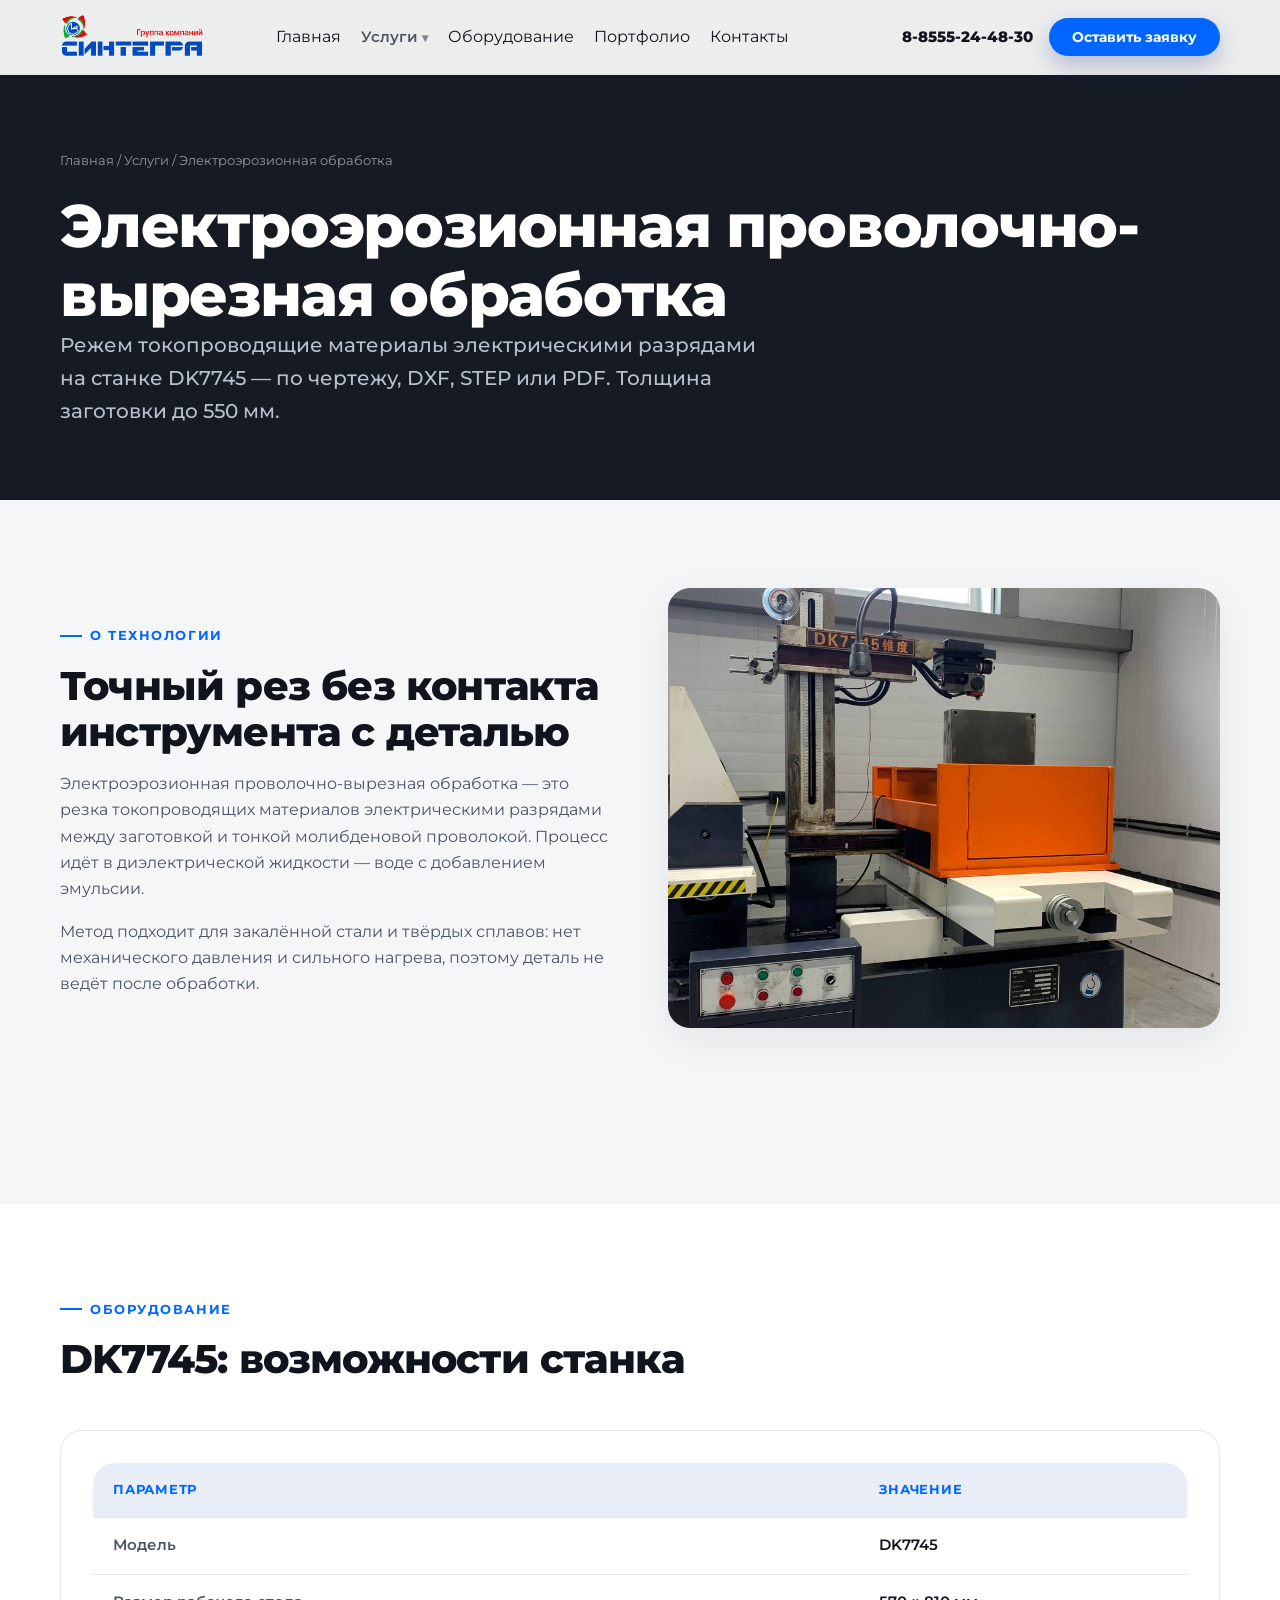
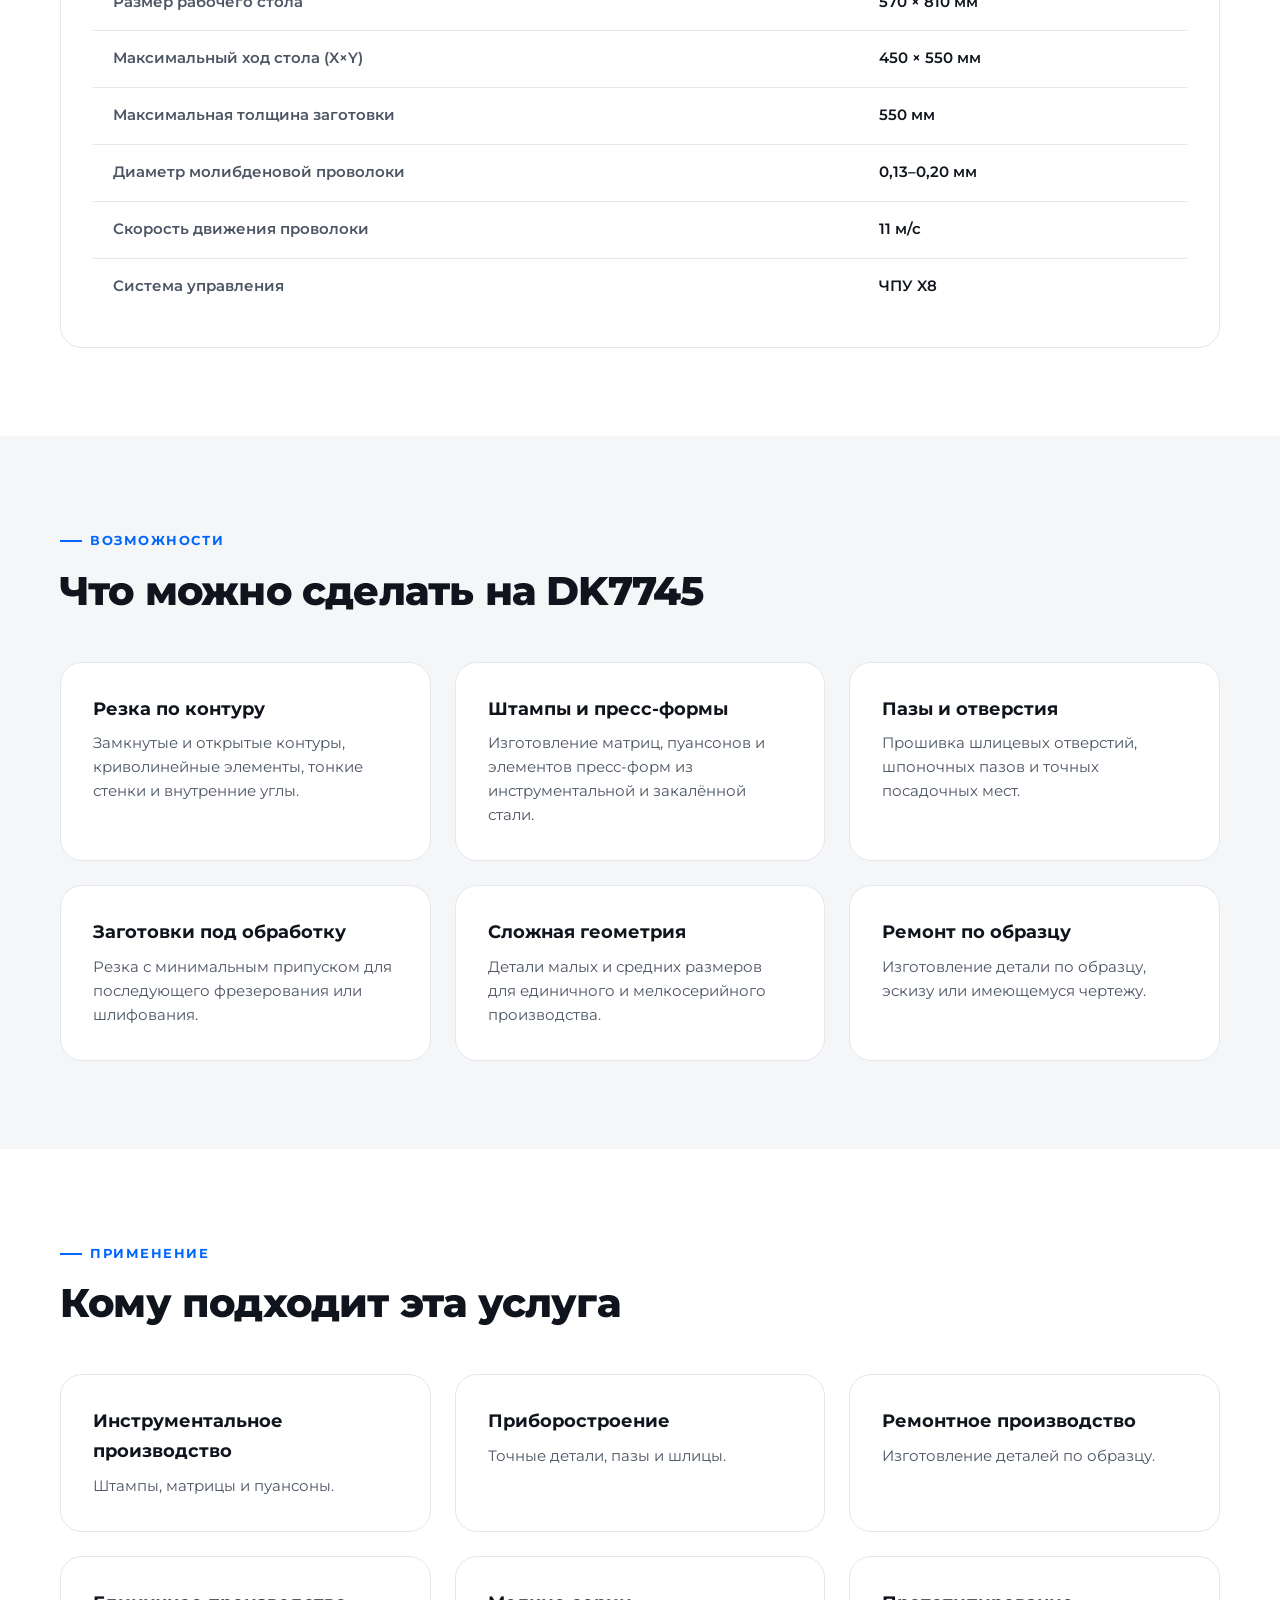
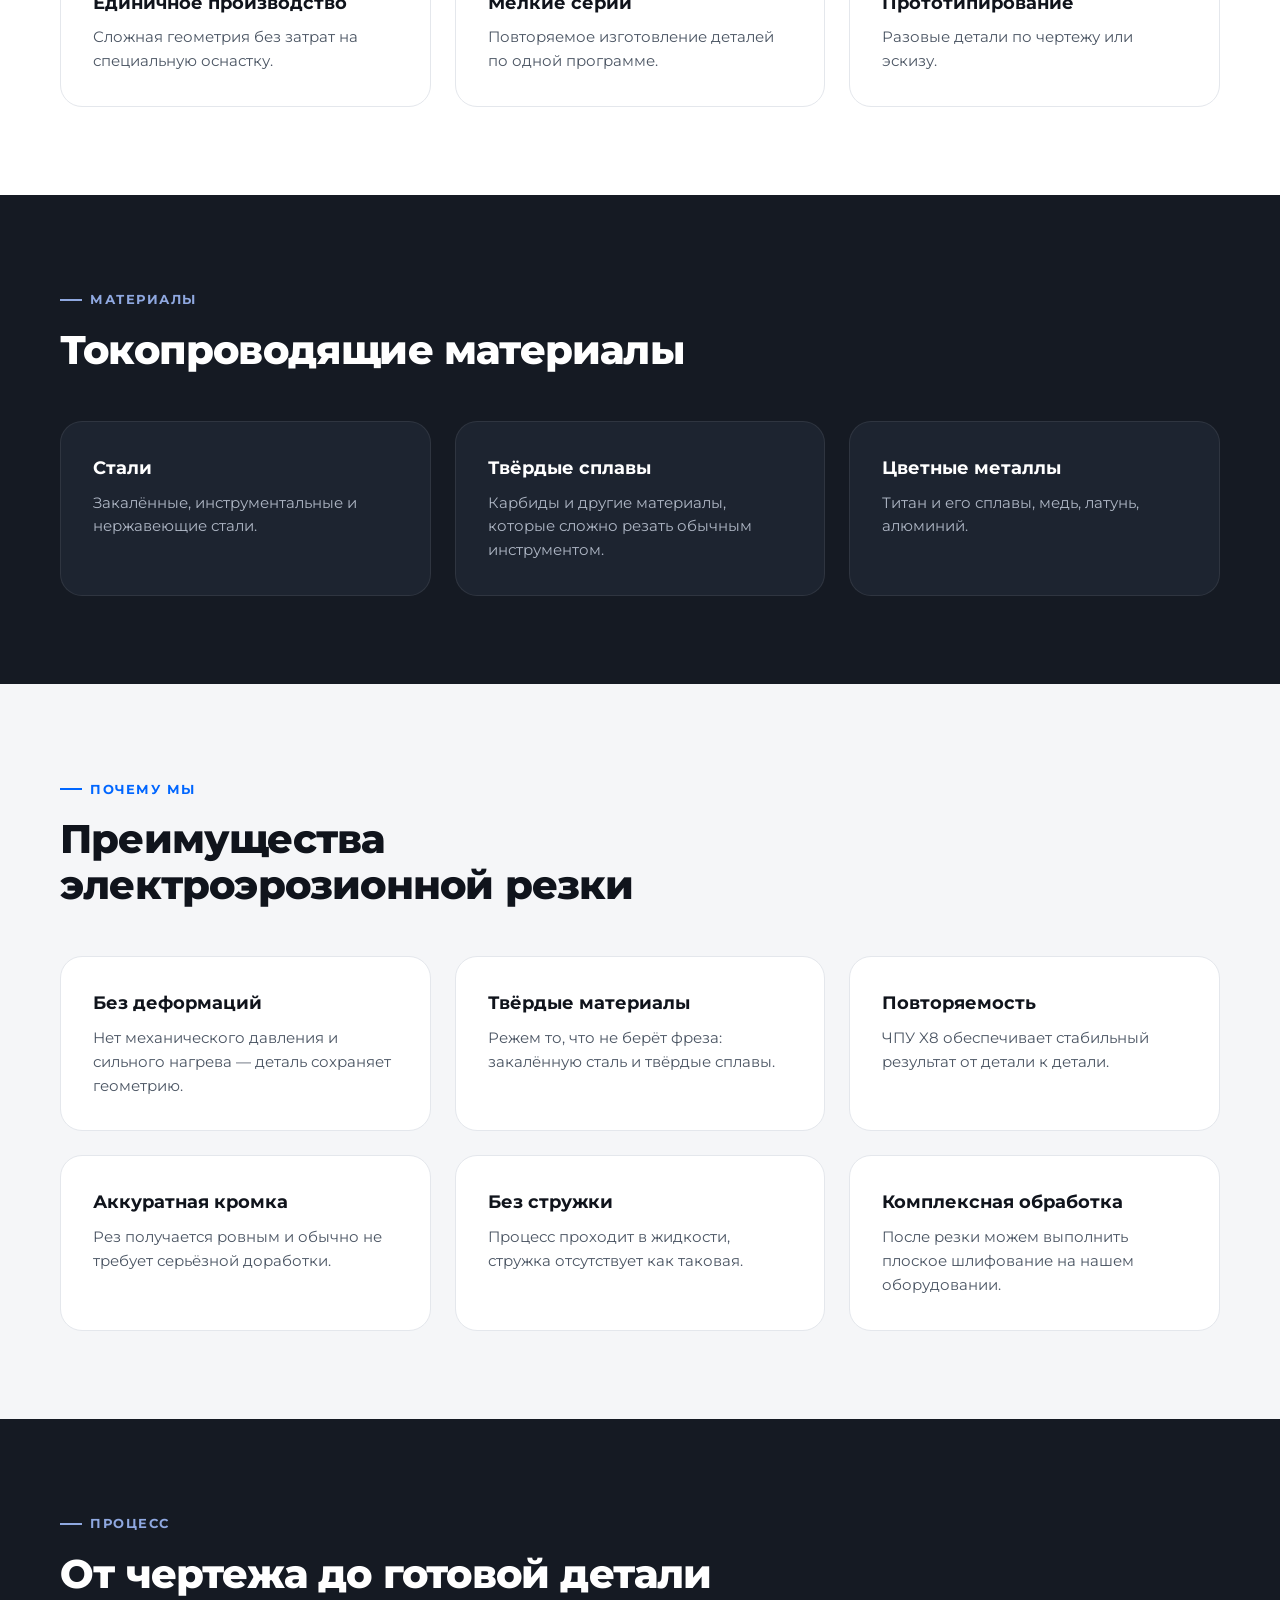
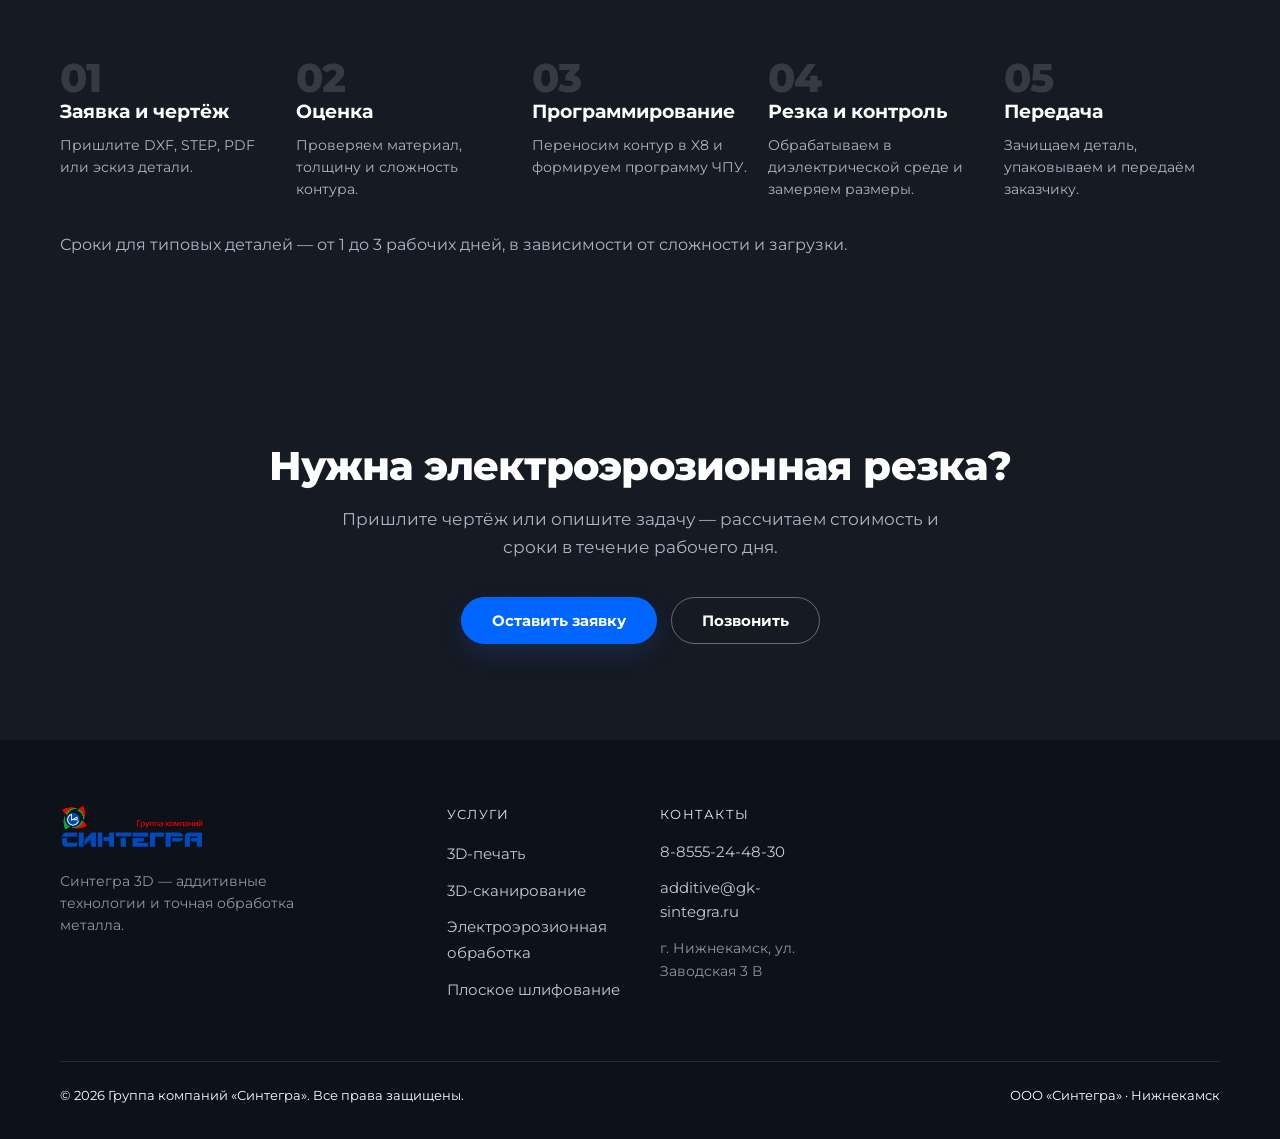
<file: elektroerozionnaya-obrabotka/index.html>
<!DOCTYPE html>
<html lang="ru">
<head>
  <meta charset="UTF-8"><meta name="viewport" content="width=device-width, initial-scale=1.0">
  <title>Электроэрозионная проволочно-вырезная обработка | Синтегра 3D</title>
  <meta name="description" content="Проволочно-вырезная электроэрозионная обработка на DK7745: резка закалённой стали, твёрдых сплавов и цветных металлов по чертежу. Толщина заготовки до 550 мм.">
  <link rel="canonical" href="https://sintegra-additive.ru/elektroerozionnaya-obrabotka/">
  <link rel="shortcut icon" type="image/ico" href="/favicon.ico"><link rel="preconnect" href="https://fonts.googleapis.com"><link rel="preconnect" href="https://fonts.gstatic.com" crossorigin><link href="https://fonts.googleapis.com/css2?family=Montserrat:wght@400;500;600;700;800&display=swap" rel="stylesheet" media="print" onload="this.media='all'"><link rel="stylesheet" href="/css/style.css?v=20260919-1">
  <script type="application/ld+json">{"@context":"https://schema.org","@type":"Service","name":"Электроэрозионная проволочно-вырезная обработка","serviceType":"Проволочно-вырезная электроэрозионная обработка","provider":{"@type":"Organization","name":"Синтегра 3D","url":"https://sintegra-additive.ru/"},"areaServed":"Россия","description":"Резка токопроводящих материалов на станке DK7745 по чертежу и 3D-модели."}</script>
</head>
<body>
<header class="header"><div class="container header__inner"><a href="/" class="header__logo"><img src="/img/logo-hq.png" width="108" height="36" alt="Синтегра 3D"></a><nav class="header__nav"><ul class="header__menu"><li><a href="/">Главная</a></li><li class="nav__item nav__item--dropdown"><a href="/printing.html" class="nav__link nav__link--dropdown">Услуги <span class="dropdown-arrow">▾</span></a><ul class="dropdown-menu"><li><a href="/printing.html" class="dropdown-menu__link">3D-печать (все материалы)</a></li><li><a href="/3d-pechat-metallom/" class="dropdown-menu__link">3D-печать металлом</a></li><li><a href="/3d-skanirovanie/" class="dropdown-menu__link">3D-сканирование</a></li><li><a href="/modeling.html" class="dropdown-menu__link">3D-моделирование</a></li><li><a href="/izgotovlenie-po-obrazcu/" class="dropdown-menu__link">Изготовление по образцу</a></li><li><a href="/elektroerozionnaya-obrabotka/" class="dropdown-menu__link">Электроэрозионная обработка</a></li><li><a href="/plosko-shlifovalnaya-obrabotka/" class="dropdown-menu__link">Плоское шлифование</a></li></ul></li><li><a href="/equipment.html">Оборудование</a></li><li><a href="/portfolio.html">Портфолио</a></li><li><a href="/contacts.html">Контакты</a></li></ul></nav><div class="header__contacts"><a href="tel:+788555244830" class="header__phone">8-8555-24-48-30</a><a href="#" class="btn btn--primary btn--sm" data-open-form>Оставить заявку</a></div><button class="header__burger" aria-label="Меню"><span></span></button></div></header>
<main>
  <section class="page-hero"><div class="container"><div class="page-hero__crumbs"><a href="/">Главная</a> / Услуги / Электроэрозионная обработка</div><h1 class="h1">Электроэрозионная <span>проволочно-вырезная обработка</span></h1><p class="lead">Режем токопроводящие материалы электрическими разрядами на станке DK7745 — по чертежу, DXF, STEP или PDF. Толщина заготовки до 550 мм.</p></div></section>
  <section class="section"><div class="container"><div class="service-block" style="padding-top:0"><div class="service-block__content reveal"><span class="eyebrow">О технологии</span><h2 class="h2" style="margin-bottom:16px">Точный рез без контакта инструмента с деталью</h2><p style="color:var(--ink-soft);margin-bottom:16px">Электроэрозионная проволочно-вырезная обработка — это резка токопроводящих материалов электрическими разрядами между заготовкой и тонкой молибденовой проволокой. Процесс идёт в диэлектрической жидкости — воде с добавлением эмульсии.</p><p style="color:var(--ink-soft)">Метод подходит для закалённой стали и твёрдых сплавов: нет механического давления и сильного нагрева, поэтому деталь не ведёт после обработки.</p></div><div class="service-block__media reveal"><img src="/img/stanki/2026-09-19 13.02.18.jpg" alt="Электроэрозионный станок DK7745 в производственном цехе" loading="lazy"></div></div></div></section>
  <section class="section section--alt"><div class="container"><div class="section__head reveal"><span class="eyebrow">Оборудование</span><h2 class="h2">DK7745: возможности станка</h2></div><div class="card reveal"><div style="overflow-x:auto"><table class="spec-table" style="min-width:620px"><thead><tr><th>Параметр</th><th>Значение</th></tr></thead><tbody><tr><td>Модель</td><td>DK7745</td></tr><tr><td>Размер рабочего стола</td><td>570 × 810 мм</td></tr><tr><td>Максимальный ход стола (X×Y)</td><td>450 × 550 мм</td></tr><tr><td>Максимальная толщина заготовки</td><td>550 мм</td></tr><tr><td>Диаметр молибденовой проволоки</td><td>0,13–0,20 мм</td></tr><tr><td>Скорость движения проволоки</td><td>11 м/с</td></tr><tr><td>Система управления</td><td>ЧПУ X8</td></tr></tbody></table></div></div></div></section>
  <section class="section"><div class="container"><div class="section__head reveal"><span class="eyebrow">Возможности</span><h2 class="h2">Что можно сделать на DK7745</h2></div><div class="grid grid--3"><div class="card reveal"><h3 class="card__title">Резка по контуру</h3><p class="card__text">Замкнутые и открытые контуры, криволинейные элементы, тонкие стенки и внутренние углы.</p></div><div class="card reveal"><h3 class="card__title">Штампы и пресс-формы</h3><p class="card__text">Изготовление матриц, пуансонов и элементов пресс-форм из инструментальной и закалённой стали.</p></div><div class="card reveal"><h3 class="card__title">Пазы и отверстия</h3><p class="card__text">Прошивка шлицевых отверстий, шпоночных пазов и точных посадочных мест.</p></div><div class="card reveal"><h3 class="card__title">Заготовки под обработку</h3><p class="card__text">Резка с минимальным припуском для последующего фрезерования или шлифования.</p></div><div class="card reveal"><h3 class="card__title">Сложная геометрия</h3><p class="card__text">Детали малых и средних размеров для единичного и мелкосерийного производства.</p></div><div class="card reveal"><h3 class="card__title">Ремонт по образцу</h3><p class="card__text">Изготовление детали по образцу, эскизу или имеющемуся чертежу.</p></div></div></div></section>
  <section class="section section--alt"><div class="container"><div class="section__head reveal"><span class="eyebrow">Применение</span><h2 class="h2">Кому подходит эта услуга</h2></div><div class="grid grid--3"><div class="card reveal"><h3 class="card__title">Инструментальное производство</h3><p class="card__text">Штампы, матрицы и пуансоны.</p></div><div class="card reveal"><h3 class="card__title">Приборостроение</h3><p class="card__text">Точные детали, пазы и шлицы.</p></div><div class="card reveal"><h3 class="card__title">Ремонтное производство</h3><p class="card__text">Изготовление деталей по образцу.</p></div><div class="card reveal"><h3 class="card__title">Единичное производство</h3><p class="card__text">Сложная геометрия без затрат на специальную оснастку.</p></div><div class="card reveal"><h3 class="card__title">Мелкие серии</h3><p class="card__text">Повторяемое изготовление деталей по одной программе.</p></div><div class="card reveal"><h3 class="card__title">Прототипирование</h3><p class="card__text">Разовые детали по чертежу или эскизу.</p></div></div></div></section>
  <section class="section section--dark"><div class="container"><div class="section__head reveal"><span class="eyebrow">Материалы</span><h2 class="h2">Токопроводящие материалы</h2></div><div class="grid grid--3"><div class="card reveal" style="background:var(--graphite-2);border-color:rgba(255,255,255,.08);color:#fff"><h3 class="card__title">Стали</h3><p class="card__text" style="color:#aeb6c4">Закалённые, инструментальные и нержавеющие стали.</p></div><div class="card reveal" style="background:var(--graphite-2);border-color:rgba(255,255,255,.08);color:#fff"><h3 class="card__title">Твёрдые сплавы</h3><p class="card__text" style="color:#aeb6c4">Карбиды и другие материалы, которые сложно резать обычным инструментом.</p></div><div class="card reveal" style="background:var(--graphite-2);border-color:rgba(255,255,255,.08);color:#fff"><h3 class="card__title">Цветные металлы</h3><p class="card__text" style="color:#aeb6c4">Титан и его сплавы, медь, латунь, алюминий.</p></div></div></div></section>
  <section class="section"><div class="container"><div class="section__head reveal"><span class="eyebrow">Почему мы</span><h2 class="h2">Преимущества электроэрозионной резки</h2></div><div class="grid grid--3"><div class="card reveal"><h3 class="card__title">Без деформаций</h3><p class="card__text">Нет механического давления и сильного нагрева — деталь сохраняет геометрию.</p></div><div class="card reveal"><h3 class="card__title">Твёрдые материалы</h3><p class="card__text">Режем то, что не берёт фреза: закалённую сталь и твёрдые сплавы.</p></div><div class="card reveal"><h3 class="card__title">Повторяемость</h3><p class="card__text">ЧПУ X8 обеспечивает стабильный результат от детали к детали.</p></div><div class="card reveal"><h3 class="card__title">Аккуратная кромка</h3><p class="card__text">Рез получается ровным и обычно не требует серьёзной доработки.</p></div><div class="card reveal"><h3 class="card__title">Без стружки</h3><p class="card__text">Процесс проходит в жидкости, стружка отсутствует как таковая.</p></div><div class="card reveal"><h3 class="card__title">Комплексная обработка</h3><p class="card__text">После резки можем выполнить плоское шлифование на нашем оборудовании.</p></div></div></div></section>
  <section class="section section--dark"><div class="container"><div class="section__head reveal"><span class="eyebrow">Процесс</span><h2 class="h2">От чертежа до готовой детали</h2></div><div class="steps"><div class="step reveal"><h3 class="step__title">Заявка и чертёж</h3><p class="step__text">Пришлите DXF, STEP, PDF или эскиз детали.</p></div><div class="step reveal"><h3 class="step__title">Оценка</h3><p class="step__text">Проверяем материал, толщину и сложность контура.</p></div><div class="step reveal"><h3 class="step__title">Программирование</h3><p class="step__text">Переносим контур в X8 и формируем программу ЧПУ.</p></div><div class="step reveal"><h3 class="step__title">Резка и контроль</h3><p class="step__text">Обрабатываем в диэлектрической среде и замеряем размеры.</p></div><div class="step reveal"><h3 class="step__title">Передача</h3><p class="step__text">Зачищаем деталь, упаковываем и передаём заказчику.</p></div></div><p style="color:#aeb6c4;margin-top:32px">Сроки для типовых деталей — от 1 до 3 рабочих дней, в зависимости от сложности и загрузки.</p></div></section>
  <section class="cta"><div class="cta__inner container"><h2 class="h2">Нужна электроэрозионная резка?</h2><p>Пришлите чертёж или опишите задачу — рассчитаем стоимость и сроки в течение рабочего дня.</p><a href="#" class="btn btn--primary" data-open-form>Оставить заявку</a><a href="tel:+788555244830" class="btn btn--ghost">Позвонить</a></div></section>
</main>
<footer class="footer"><div class="container"><div class="footer__inner"><div><a href="/" class="footer__logo"><img src="/img/logo-hq.png" alt="Синтегра 3D" width="108" height="36"></a><p class="footer__about">Синтегра 3D — аддитивные технологии и точная обработка металла.</p></div><div><div class="footer__title">Услуги</div><ul class="footer__nav"><li><a href="/printing.html">3D-печать</a></li><li><a href="/3d-skanirovanie/">3D-сканирование</a></li><li><a href="/elektroerozionnaya-obrabotka/">Электроэрозионная обработка</a></li><li><a href="/plosko-shlifovalnaya-obrabotka/">Плоское шлифование</a></li></ul></div><div><div class="footer__title">Контакты</div><div class="footer__contacts"><a href="tel:+788555244830">8-8555-24-48-30</a><a href="mailto:additive@gk-sintegra.ru">additive@gk-sintegra.ru</a><span style="color:#8f97a6;font-size:14px">г. Нижнекамск, ул. Заводская 3 В</span></div></div></div><div class="footer__bottom"><span>© 2026 Группа компаний «Синтегра». Все права защищены.</span><span>ООО «Синтегра» · Нижнекамск</span></div></div></footer>
<div class="lightbox" id="lead-modal" style="z-index:400;align-items:flex-start;overflow-y:auto;padding:80px 20px 40px"><button class="lightbox__close" data-close-form aria-label="Закрыть">×</button><form class="form" data-form style="max-width:640px;margin:0 auto;width:100%"><h3 class="form__title">Оставить заявку</h3><p class="form__sub">Заполните форму — мы свяжемся с вами в ближайшее время.</p><div class="form-grid"><div class="form-field"><label>Имя *</label><input name="name" type="text" placeholder="Ваше имя" required></div><div class="form-field"><label>Телефон *</label><input name="phone" type="tel" placeholder="+7 (___) ___-__-__" required></div><div class="form-field"><label>E-mail</label><input name="email" type="email" placeholder="Ваш e-mail"></div><div class="form-field"><label>Что необходимо изготовить? *</label><input name="task" type="text" placeholder="Например: вырезать деталь по DXF" required></div><div class="form-field form-field--full"><label>Комментарий</label><textarea name="comment" placeholder="Опишите задачу подробнее"></textarea></div><div class="form-field form-field--full"><label class="form-consent"><input name="consent" type="checkbox" required><span>Я согласен на обработку персональных данных</span></label></div><div class="form-field form-field--full"><button type="submit" class="btn btn--primary btn--block">Отправить заявку</button><div class="form-msg"></div></div></div></form></div><div class="mobile-bar"><a href="tel:+788555244830">Позвонить</a><a href="#" data-open-form class="is-accent">Оставить заявку</a><a href="mailto:additive@gk-sintegra.ru">Написать</a></div><script>var modal=document.getElementById('lead-modal');document.querySelectorAll('[data-open-form]').forEach(function(b){b.addEventListener('click',function(e){e.preventDefault();modal.classList.add('is-open')})});document.querySelectorAll('[data-close-form]').forEach(function(b){b.addEventListener('click',function(){modal.classList.remove('is-open')})});modal.addEventListener('click',function(e){if(e.target===modal)modal.classList.remove('is-open')});</script><script src="/js/main.js" defer></script>
</body></html>
</file>
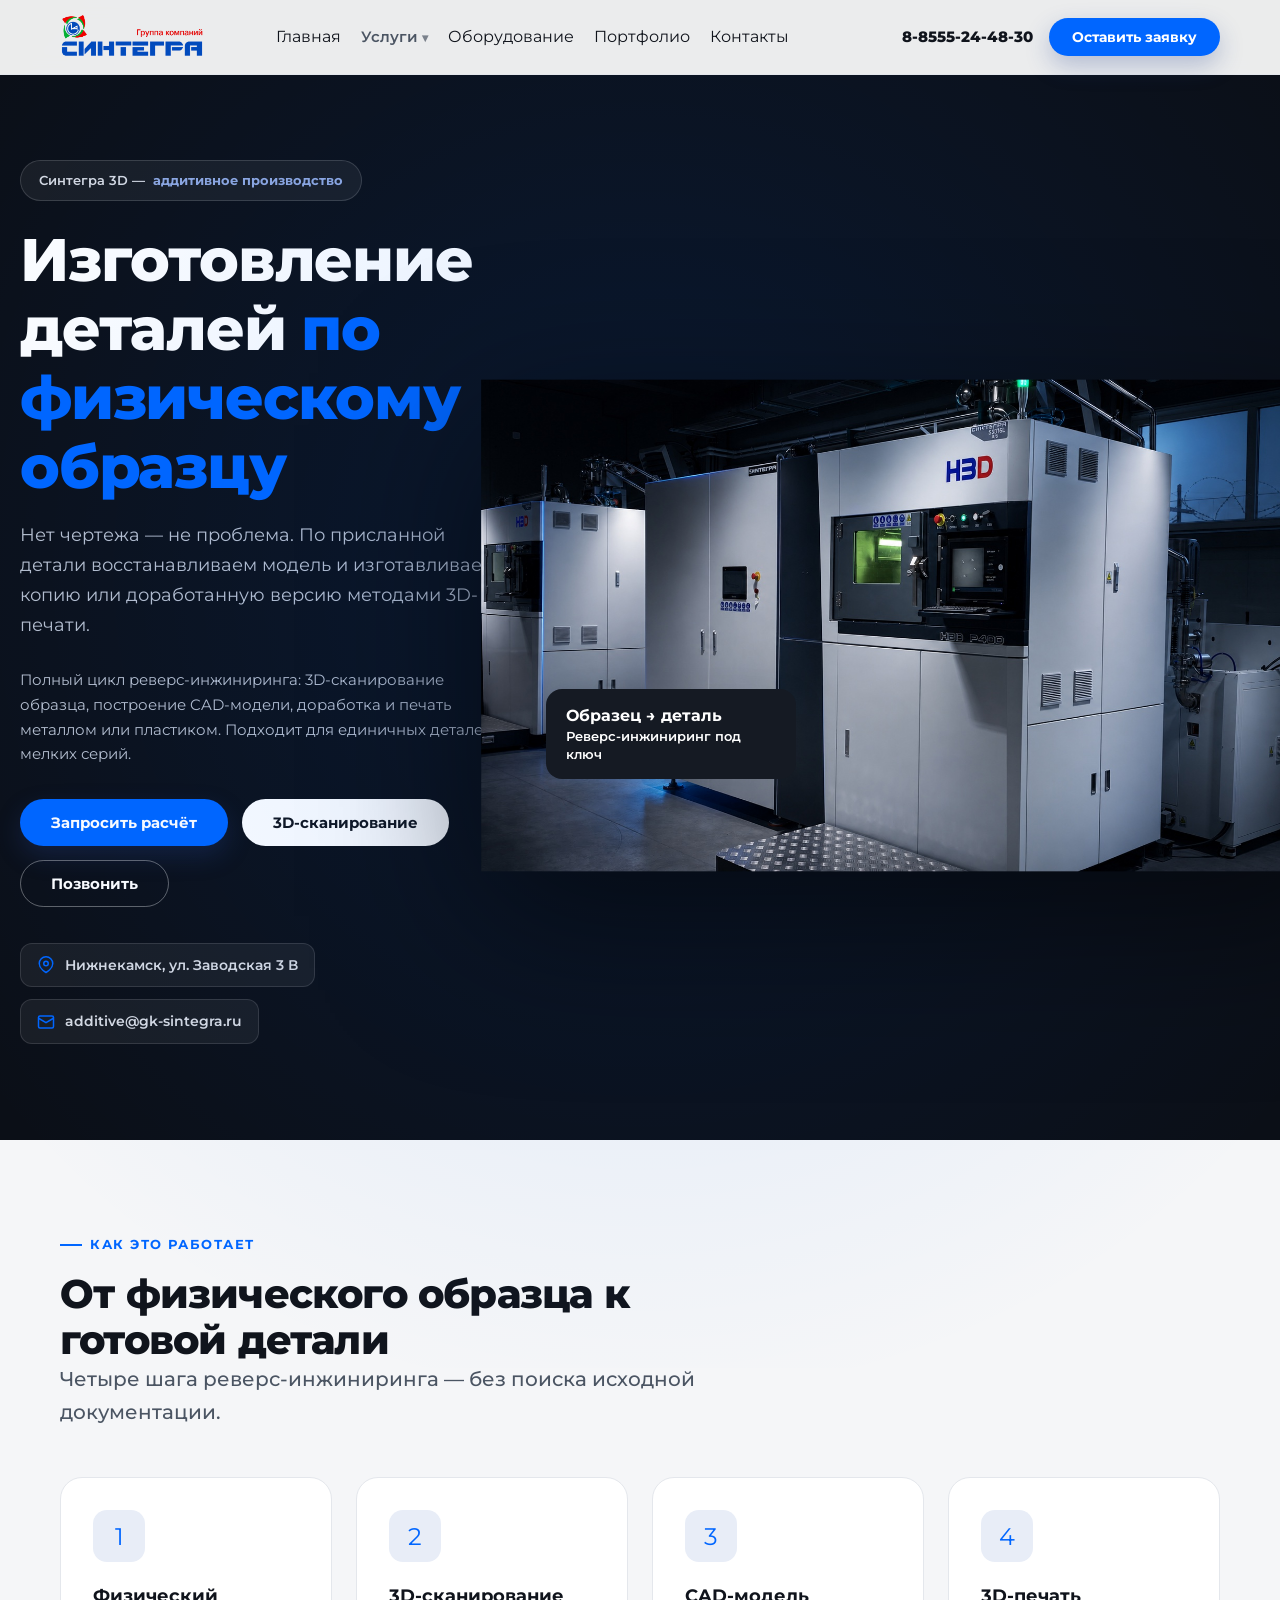
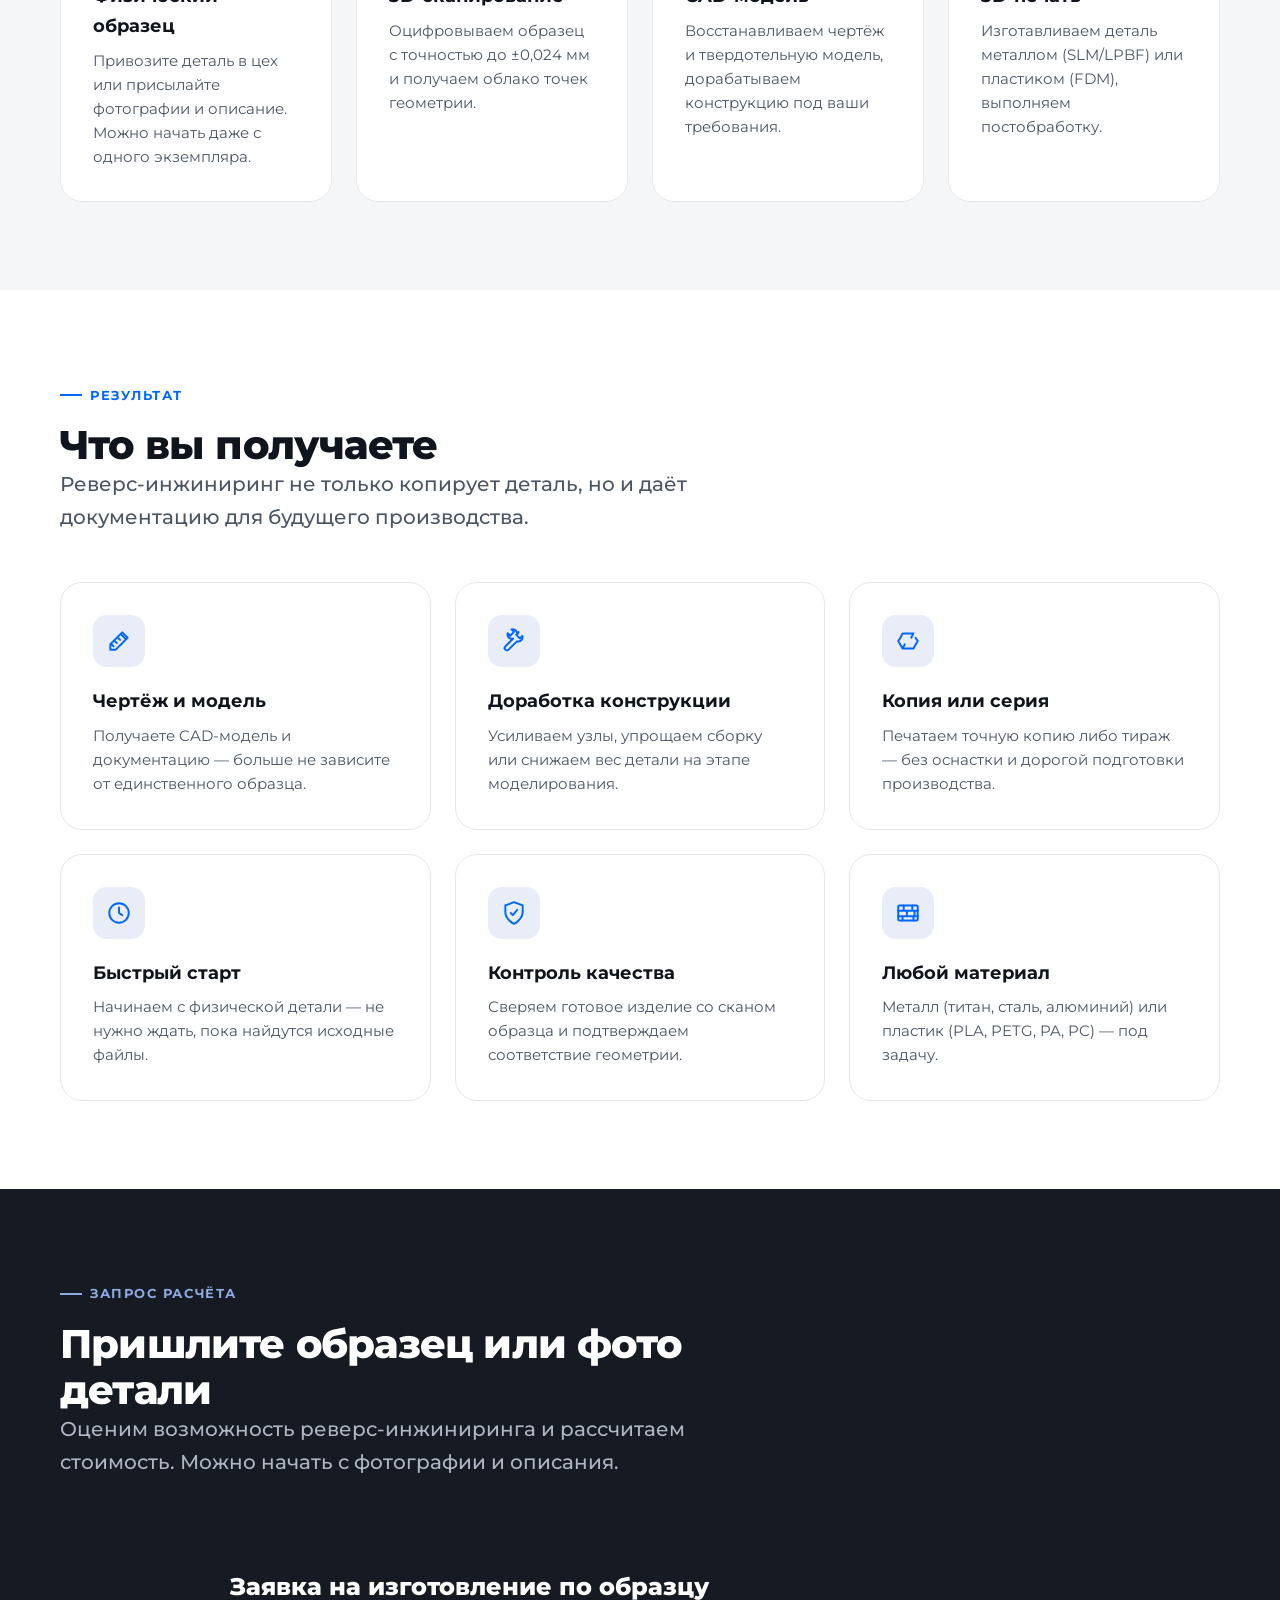
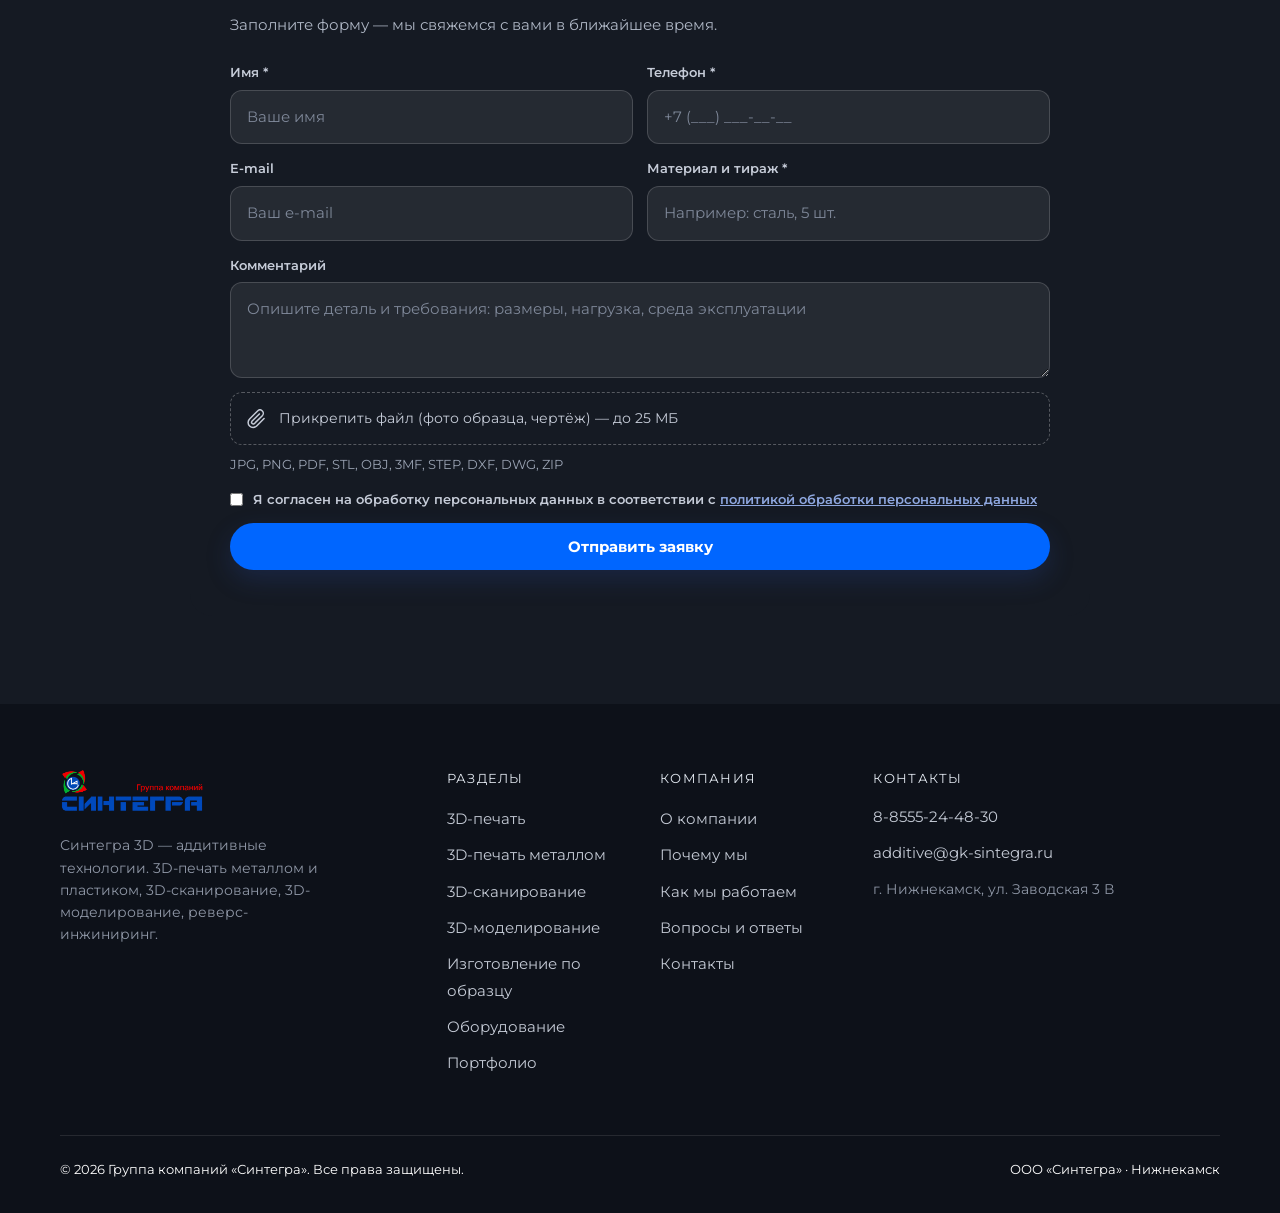
<file: izgotovlenie-po-obrazcu/index.html>
<!DOCTYPE html>
<html lang="ru">
<head>
  <meta charset="UTF-8">
  <meta name="viewport" content="width=device-width, initial-scale=1.0">
  <title>Изготовление деталей по образцу и реверс-инжиниринг | Синтегра 3D</title>
  <meta name="description" content="Изготовление деталей по физическому образцу: 3D-сканирование, восстановление CAD-модели и 3D-печать металлом или пластиком. Реверс-инжиниринг без исходных чертежей. Нижнекамск, Татарстан.">
  <link rel="canonical" href="https://sintegra-additive.ru/izgotovlenie-po-obrazcu/">
  <meta property="og:type" content="website">
  <meta property="og:title" content="Изготовление деталей по образцу и реверс-инжиниринг | Синтегра 3D">
  <meta property="og:description" content="От физического образца до готовой детали: 3D-сканирование, CAD-модель и 3D-печать металлом или пластиком.">
  <meta property="og:image" content="https://sintegra-additive.ru/img/hbd-p400.webp">
  <meta property="og:url" content="https://sintegra-additive.ru/izgotovlenie-po-obrazcu/">
  <meta name="twitter:card" content="summary_large_image">
  <script type="application/ld+json">
  {
    "@context": "https://schema.org",
    "@type": "Service",
    "name": "Изготовление деталей по физическому образцу и реверс-инжиниринг",
    "serviceType": "Изготовление деталей по физическому образцу и реверс-инжиниринг",
    "url": "https://sintegra-additive.ru/izgotovlenie-po-obrazcu/",
    "description": "Изготовление деталей по образцу: 3D-сканирование, восстановление CAD-модели и 3D-печать металлом или пластиком.",
    "provider": {
      "@type": "Organization",
      "name": "Синтегра 3D",
      "url": "https://sintegra-additive.ru/"
    },
    "areaServed": [
      { "@type": "AdministrativeArea", "name": "Татарстан" },
      { "@type": "Country", "name": "Россия" }
    ]
  }
  </script>
  <link rel="shortcut icon" type="image/ico" href="/favicon.ico">
  <link rel="preconnect" href="https://fonts.googleapis.com">
  <link rel="preconnect" href="https://fonts.gstatic.com" crossorigin>
  <link href="https://fonts.googleapis.com/css2?family=Montserrat:wght@400;500;600;700;800&display=swap" rel="stylesheet" media="print" onload="this.media='all'">
  <link rel="stylesheet" href="/css/style.css">
</head>
<body>
<!-- Yandex.Metrika counter -->
<script type="text/javascript">
    (function(m,e,t,r,i,k,a){
        m[i]=m[i]||function(){(m[i].a=m[i].a||[]).push(arguments)};
        m[i].l=1*new Date();
        for (var j = 0; j < document.scripts.length; j++) {if (document.scripts[j].src === r) { return; }}
        k=e.createElement(t),a=e.getElementsByTagName(t)[0],k.async=1,k.src=r,a.parentNode.insertBefore(k,a)
    })(window, document,'script','https://mc.yandex.ru/metrika/tag.js?id=111794412', 'ym');

    ym(111794412, 'init', {ssr:true, webvisor:true, clickmap:true, ecommerce:"dataLayer", referrer: document.referrer, url: location.href, accurateTrackBounce:true, trackLinks:true});
</script>
<noscript><div><img src="https://mc.yandex.ru/watch/111794412" style="position:absolute; left:-9999px;" alt="" /></div></noscript>
<!-- /Yandex.Metrika counter -->
<header class="header">
  <div class="container header__inner">
    <a href="/" class="header__logo">
      <img src="/img/logo-hq.png" alt="Синтегра 3D" width="108" height="36">
    </a>
    <nav class="header__nav">
      <ul class="header__menu">
        <li><a href="/">Главная</a></li>
        <li class="nav__item nav__item--dropdown">
          <a href="/printing.html" class="nav__link nav__link--dropdown">
            Услуги <span class="dropdown-arrow">▾</span>
          </a>
          <ul class="dropdown-menu">
            <li><a href="/printing.html" class="dropdown-menu__link">3D-печать (все материалы)</a></li>
            <li><a href="/3d-pechat-metallom/" class="dropdown-menu__link">3D-печать металлом</a></li>
            <li><a href="/3d-skanirovanie/" class="dropdown-menu__link">3D-сканирование</a></li>
            <li><a href="/modeling.html" class="dropdown-menu__link">3D-моделирование</a></li>
            <li><a href="/izgotovlenie-po-obrazcu/" class="dropdown-menu__link">Изготовление по образцу</a></li>
            <li><a href="/elektroerozionnaya-obrabotka/" class="dropdown-menu__link">Электроэрозионная обработка</a></li>
            <li><a href="/plosko-shlifovalnaya-obrabotka/" class="dropdown-menu__link">Плоское шлифование</a></li>
          </ul>
        </li>
        <li><a href="/equipment.html">Оборудование</a></li>
        <li><a href="/portfolio.html">Портфолио</a></li>
        <li><a href="/contacts.html">Контакты</a></li>
      </ul>
    </nav>
    <div class="header__contacts">
      <a href="tel:+788555244830" class="header__phone">8-8555-24-48-30</a>
      <a href="#" class="btn btn--primary btn--sm" data-open-form>Оставить заявку</a>
    </div>
    <button class="header__burger" aria-label="Меню"><span></span></button>
  </div>
</header>

<main>

  <!-- ======== Hero ======== -->
  <section class="hero hero--dark techno-grid ambient-glow">
    <div class="hero__bg"><div class="hero__grid-placeholder"></div></div>
    <div class="container hero__inner">
      <div class="hero__content">
        <div class="hero__badge">Синтегра 3D — <b>аддитивное производство</b></div>
        <h1 class="h1">Изготовление деталей <span>по физическому образцу</span></h1>
        <p class="hero__lead">Нет чертежа — не проблема. По присланной детали восстанавливаем модель и изготавливаем копию или доработанную версию методами 3D-печати.</p>
        <p class="hero__text">Полный цикл реверс-инжиниринга: 3D-сканирование образца, построение CAD-модели, доработка и печать металлом или пластиком. Подходит для единичных деталей и мелких серий.</p>
        <div class="hero__actions">
          <a href="#" class="btn btn--primary" data-open-form>Запросить расчёт</a>
          <a href="/scanning.html" class="btn btn--light">3D-сканирование</a>
          <a href="tel:+788555244830" class="btn btn--ghost">Позвонить</a>
        </div>
        <div class="hero__meta">
          <div class="hero__meta-item">
            <svg width="18" height="18" viewBox="0 0 24 24" fill="none" stroke="currentColor" stroke-width="2"><path d="M21 10c0 7-9 12-9 12S3 17 3 10a9 9 0 1 1 18 0z"/><circle cx="12" cy="10" r="3"/></svg>
            Нижнекамск, ул. Заводская 3&nbsp;В
          </div>
          <div class="hero__meta-item">
            <svg width="18" height="18" viewBox="0 0 24 24" fill="none" stroke="currentColor" stroke-width="2"><rect x="2" y="4" width="20" height="16" rx="2"/><path d="m22 7-10 6L2 7"/></svg>
            additive@gk-sintegra.ru
          </div>
        </div>
      </div>
      <div class="hero__media">
        <div class="hero__photo">
          <img src="/img/hbd-p400-hero.jpg" width="1672" height="941" alt="Производственный цех Синтегра с 3D-принтером HBD P400" fetchpriority="high">
        </div>
        <div class="hero__media-chip"><b>Образец → деталь</b>Реверс-инжиниринг под ключ</div>
      </div>
    </div>
  </section>

  <!-- ======== Воронка: от образца к детали ======== -->
  <section class="section" id="funnel">
    <div class="container">
      <div class="section__head reveal">
        <span class="eyebrow">Как это работает</span>
        <h2 class="h2">От физического образца к готовой детали</h2>
        <p class="lead">Четыре шага реверс-инжиниринга — без поиска исходной документации.</p>
      </div>
      <div class="grid grid--4">
        <div class="card reveal">
          <div class="card__icon">1</div>
          <h3 class="card__title">Физический образец</h3>
          <p class="card__text">Привозите деталь в цех или присылайте фотографии и описание. Можно начать даже с одного экземпляра.</p>
        </div>
        <div class="card reveal">
          <div class="card__icon">2</div>
          <h3 class="card__title">3D-сканирование</h3>
          <p class="card__text">Оцифровываем образец с точностью до ±0,024 мм и получаем облако точек геометрии.</p>
        </div>
        <div class="card reveal">
          <div class="card__icon">3</div>
          <h3 class="card__title">CAD-модель</h3>
          <p class="card__text">Восстанавливаем чертёж и твердотельную модель, дорабатываем конструкцию под ваши требования.</p>
        </div>
        <div class="card reveal">
          <div class="card__icon">4</div>
          <h3 class="card__title">3D-печать</h3>
          <p class="card__text">Изготавливаем деталь металлом (SLM/LPBF) или пластиком (FDM), выполняем постобработку.</p>
        </div>
      </div>
    </div>
  </section>

  <!-- ======== Что получаете ======== -->
  <section class="section section--alt" id="result">
    <div class="container">
      <div class="section__head reveal">
        <span class="eyebrow">Результат</span>
        <h2 class="h2">Что вы получаете</h2>
        <p class="lead">Реверс-инжиниринг не только копирует деталь, но и даёт документацию для будущего производства.</p>
      </div>
      <div class="grid grid--3">
        <div class="card reveal">
          <div class="card__icon"><svg aria-hidden="true"><use href="/img/icons.svg#ruler"></use></svg></div>
          <h3 class="card__title">Чертёж и модель</h3>
          <p class="card__text">Получаете CAD-модель и документацию — больше не зависите от единственного образца.</p>
        </div>
        <div class="card reveal">
          <div class="card__icon"><svg aria-hidden="true"><use href="/img/icons.svg#wrench"></use></svg></div>
          <h3 class="card__title">Доработка конструкции</h3>
          <p class="card__text">Усиливаем узлы, упрощаем сборку или снижаем вес детали на этапе моделирования.</p>
        </div>
        <div class="card reveal">
          <div class="card__icon"><svg aria-hidden="true"><use href="/img/icons.svg#recycle"></use></svg></div>
          <h3 class="card__title">Копия или серия</h3>
          <p class="card__text">Печатаем точную копию либо тираж — без оснастки и дорогой подготовки производства.</p>
        </div>
        <div class="card reveal">
          <div class="card__icon"><svg aria-hidden="true"><use href="/img/icons.svg#clock"></use></svg></div>
          <h3 class="card__title">Быстрый старт</h3>
          <p class="card__text">Начинаем с физической детали — не нужно ждать, пока найдутся исходные файлы.</p>
        </div>
        <div class="card reveal">
          <div class="card__icon"><svg aria-hidden="true"><use href="/img/icons.svg#shield"></use></svg></div>
          <h3 class="card__title">Контроль качества</h3>
          <p class="card__text">Сверяем готовое изделие со сканом образца и подтверждаем соответствие геометрии.</p>
        </div>
        <div class="card reveal">
          <div class="card__icon"><svg aria-hidden="true"><use href="/img/icons.svg#brick"></use></svg></div>
          <h3 class="card__title">Любой материал</h3>
          <p class="card__text">Металл (титан, сталь, алюминий) или пластик (PLA, PETG, PA, PC) — под задачу.</p>
        </div>
      </div>
    </div>
  </section>

  <!-- ======== Форма заявки ======== -->
  <section class="section section--dark" id="order">
    <div class="container">
      <div class="section__head reveal">
        <span class="eyebrow">Запрос расчёта</span>
        <h2 class="h2">Пришлите образец или фото детали</h2>
        <p class="lead">Оценим возможность реверс-инжиниринга и рассчитаем стоимость. Можно начать с фотографии и описания.</p>
      </div>
      <form class="form reveal" data-form style="max-width:900px;margin:0 auto">
        <h3 class="form__title">Заявка на изготовление по образцу</h3>
        <p class="form__sub">Заполните форму — мы свяжемся с вами в ближайшее время.</p>
        <div class="form-grid">
          <div class="form-field">
            <label for="f-name">Имя *</label>
            <input id="f-name" name="name" type="text" placeholder="Ваше имя" required minlength="2">
          </div>
          <div class="form-field">
            <label for="f-phone">Телефон *</label>
            <input id="f-phone" name="phone" type="tel" placeholder="+7 (___) ___-__-__" required>
          </div>
          <div class="form-field">
            <label for="f-email">E-mail</label>
            <input id="f-email" name="email" type="email" placeholder="Ваш e-mail">
          </div>
          <div class="form-field">
            <label for="f-task">Материал и тираж *</label>
            <input id="f-task" name="task" type="text" placeholder="Например: сталь, 5 шт." required>
          </div>
          <div class="form-field form-field--full">
            <label for="f-comment">Комментарий</label>
            <textarea id="f-comment" name="comment" placeholder="Опишите деталь и требования: размеры, нагрузка, среда эксплуатации"></textarea>
          </div>
          <div class="form-field form-field--full">
            <div class="form-file">
              <svg aria-hidden="true"><use href="/img/icons.svg#paperclip"></use></svg>
              <span class="form-file__name">Прикрепить файл (фото образца, чертёж) — до 25 МБ</span>
              <input name="file" type="file" accept=".stl,.obj,.3mf,.step,.stp,.pdf,.dxf,.dwg,.jpg,.jpeg,.png,.zip" aria-label="Прикрепить файл ТЗ или 3D-модель">
            </div>
            <div class="form-hint-file">JPG, PNG, PDF, STL, OBJ, 3MF, STEP, DXF, DWG, ZIP</div>
          </div>
          <div class="form-field form-field--full">
            <label class="form-consent">
              <input name="consent" type="checkbox" required>
              <span>Я согласен на обработку персональных данных в соответствии с <a href="#" title="Политика обработки персональных данных — добавим документ">политикой обработки персональных данных</a></span>
            </label>
          </div>
          <div class="form-field form-field--full">
            <button type="submit" class="btn btn--primary btn--block">Отправить заявку</button>
            <div class="form-msg"></div>
          </div>
        </div>
      </form>
    </div>
  </section>

</main>

<footer class="footer">
  <div class="container">
    <div class="footer__inner">
      <div>
        <a href="/" class="footer__logo"><img src="/img/logo-hq.png" alt="Синтегра 3D" width="108" height="36"></a>
        <p class="footer__about">Синтегра 3D — аддитивные технологии. 3D-печать металлом и пластиком, 3D-сканирование, 3D-моделирование, реверс-инжиниринг.</p>
      </div>
      <div>
        <div class="footer__title">Разделы</div>
        <ul class="footer__nav">
  <li><a href="/printing.html">3D-печать</a></li>
  <li><a href="/3d-pechat-metallom/">3D-печать металлом</a></li>
  <li><a href="/3d-skanirovanie/">3D-сканирование</a></li>
  <li><a href="/modeling.html">3D-моделирование</a></li>
  <li><a href="/izgotovlenie-po-obrazcu/">Изготовление по образцу</a></li>
  <li><a href="/equipment.html">Оборудование</a></li>
  <li><a href="/portfolio.html">Портфолио</a></li>
</ul>
      </div>
      <div>
        <div class="footer__title">Компания</div>
        <ul class="footer__nav">
          <li><a href="/#about">О компании</a></li>
          <li><a href="/#why">Почему мы</a></li>
          <li><a href="/#process">Как мы работаем</a></li>
          <li><a href="/#faq">Вопросы и ответы</a></li>
          <li><a href="/contacts.html">Контакты</a></li>
        </ul>
      </div>
      <div>
        <div class="footer__title">Контакты</div>
        <div class="footer__contacts">
          <a href="tel:+788555244830">8-8555-24-48-30</a>
          <a href="mailto:additive@gk-sintegra.ru">additive@gk-sintegra.ru</a>
          <span style="color:#8f97a6;font-size:14px">г. Нижнекамск, ул. Заводская 3&nbsp;В</span>

        </div>
      </div>
    </div>
    <div class="footer__bottom">
      <span>© 2026 Группа компаний «Синтегра». Все права защищены.</span>
      <span>ООО «Синтегра» · Нижнекамск</span>
    </div>
  </div>
</footer>

<!-- Модальное окно заявки -->
<div class="lightbox" id="lead-modal" style="z-index:400;align-items:flex-start;overflow-y:auto;padding:80px 20px 40px">
  <button class="lightbox__close" data-close-form aria-label="Закрыть">×</button>
  <form class="form" data-form style="max-width:640px;margin:0 auto;width:100%">
    <h3 class="form__title">Оставить заявку</h3>
    <p class="form__sub">Заполните форму — мы свяжемся с вами в ближайшее время.</p>
    <div class="form-grid">
      <div class="form-field">
        <label>Имя *</label>
        <input name="name" type="text" placeholder="Ваше имя" required minlength="2">
      </div>
      <div class="form-field">
        <label>Телефон *</label>
        <input name="phone" type="tel" placeholder="+7 (___) ___-__-__" required>
      </div>
      <div class="form-field">
        <label>E-mail</label>
        <input name="email" type="email" placeholder="Ваш e-mail">
      </div>
      <div class="form-field">
        <label>Что необходимо изготовить? *</label>
        <input name="task" type="text" placeholder="Например: корпусная деталь, 100 шт." required>
      </div>
      <div class="form-field form-field--full">
        <label>Комментарий</label>
        <textarea name="comment" placeholder="Опишите задачу подробнее"></textarea>
      </div>
      <div class="form-field form-field--full">
        <div class="form-file">
          <svg aria-hidden="true"><use href="/img/icons.svg#paperclip"></use></svg>
          <span class="form-file__name">Прикрепить файл (модель, чертёж, фото) — до 25 МБ</span>
          <input name="file" type="file" accept=".stl,.obj,.3mf,.step,.stp,.pdf,.dxf,.dwg,.jpg,.jpeg,.png,.zip" aria-label="Прикрепить файл ТЗ или 3D-модель">
        </div>
        <div class="form-hint-file">STL, OBJ, 3MF, STEP, PDF, DXF, DWG, JPG, PNG, ZIP</div>
      </div>
      <div class="form-field form-field--full">
        <label class="form-consent">
          <input name="consent" type="checkbox" required>
          <span>Я согласен на обработку персональных данных в соответствии с <a href="#" title="Политика обработки персональных данных — добавим документ">политикой обработки персональных данных</a></span>
        </label>
      </div>
      <div class="form-field form-field--full">
        <button type="submit" class="btn btn--primary btn--block">Отправить заявку</button>
        <div class="form-msg"></div>
      </div>
    </div>
  </form>
</div>

<!-- Мобильная панель -->
<div class="mobile-bar">
  <a href="tel:+788555244830">
    <svg viewBox="0 0 24 24" fill="none" stroke="currentColor" stroke-width="2"><path d="M22 16.92v3a2 2 0 0 1-2.18 2 19.79 19.79 0 0 1-8.63-3.07 19.5 19.5 0 0 1-6-6A19.79 19.79 0 0 1 2.08 4.18 2 2 0 0 1 4.06 2h3a2 2 0 0 1 2 1.72c.13.96.36 1.9.7 2.81a2 2 0 0 1-.45 2.11L8.09 9.91a16 16 0 0 0 6 6l1.27-1.27a2 2 0 0 1 2.11-.45c.91.34 1.85.57 2.81.7A2 2 0 0 1 22 16.92z"/></svg>
    Позвонить
  </a>
  <a href="#" data-open-form class="is-accent">
    <svg viewBox="0 0 24 24" fill="none" stroke="currentColor" stroke-width="2"><path d="M21 15a2 2 0 0 1-2 2H7l-4 4V5a2 2 0 0 1 2-2h14a2 2 0 0 1 2 2z"/></svg>
    Оставить заявку
  </a>
  <a href="mailto:additive@gk-sintegra.ru">
    <svg viewBox="0 0 24 24" fill="none" stroke="currentColor" stroke-width="2"><rect x="2" y="4" width="20" height="16" rx="2"/><path d="m22 7-10 6L2 7"/></svg>
    Написать
  </a>
</div>

<script>
  var modal = document.getElementById('lead-modal');
  document.querySelectorAll('[data-open-form]').forEach(function (btn) {
    btn.addEventListener('click', function (e) { e.preventDefault(); modal.classList.add('is-open'); });
  });
  document.querySelectorAll('[data-close-form]').forEach(function (btn) {
    btn.addEventListener('click', function () { modal.classList.remove('is-open'); });
  });
  modal.addEventListener('click', function (e) { if (e.target === modal) modal.classList.remove('is-open'); });
</script>
<script src="/js/main.js" defer></script>
</body>
</html>
</file>
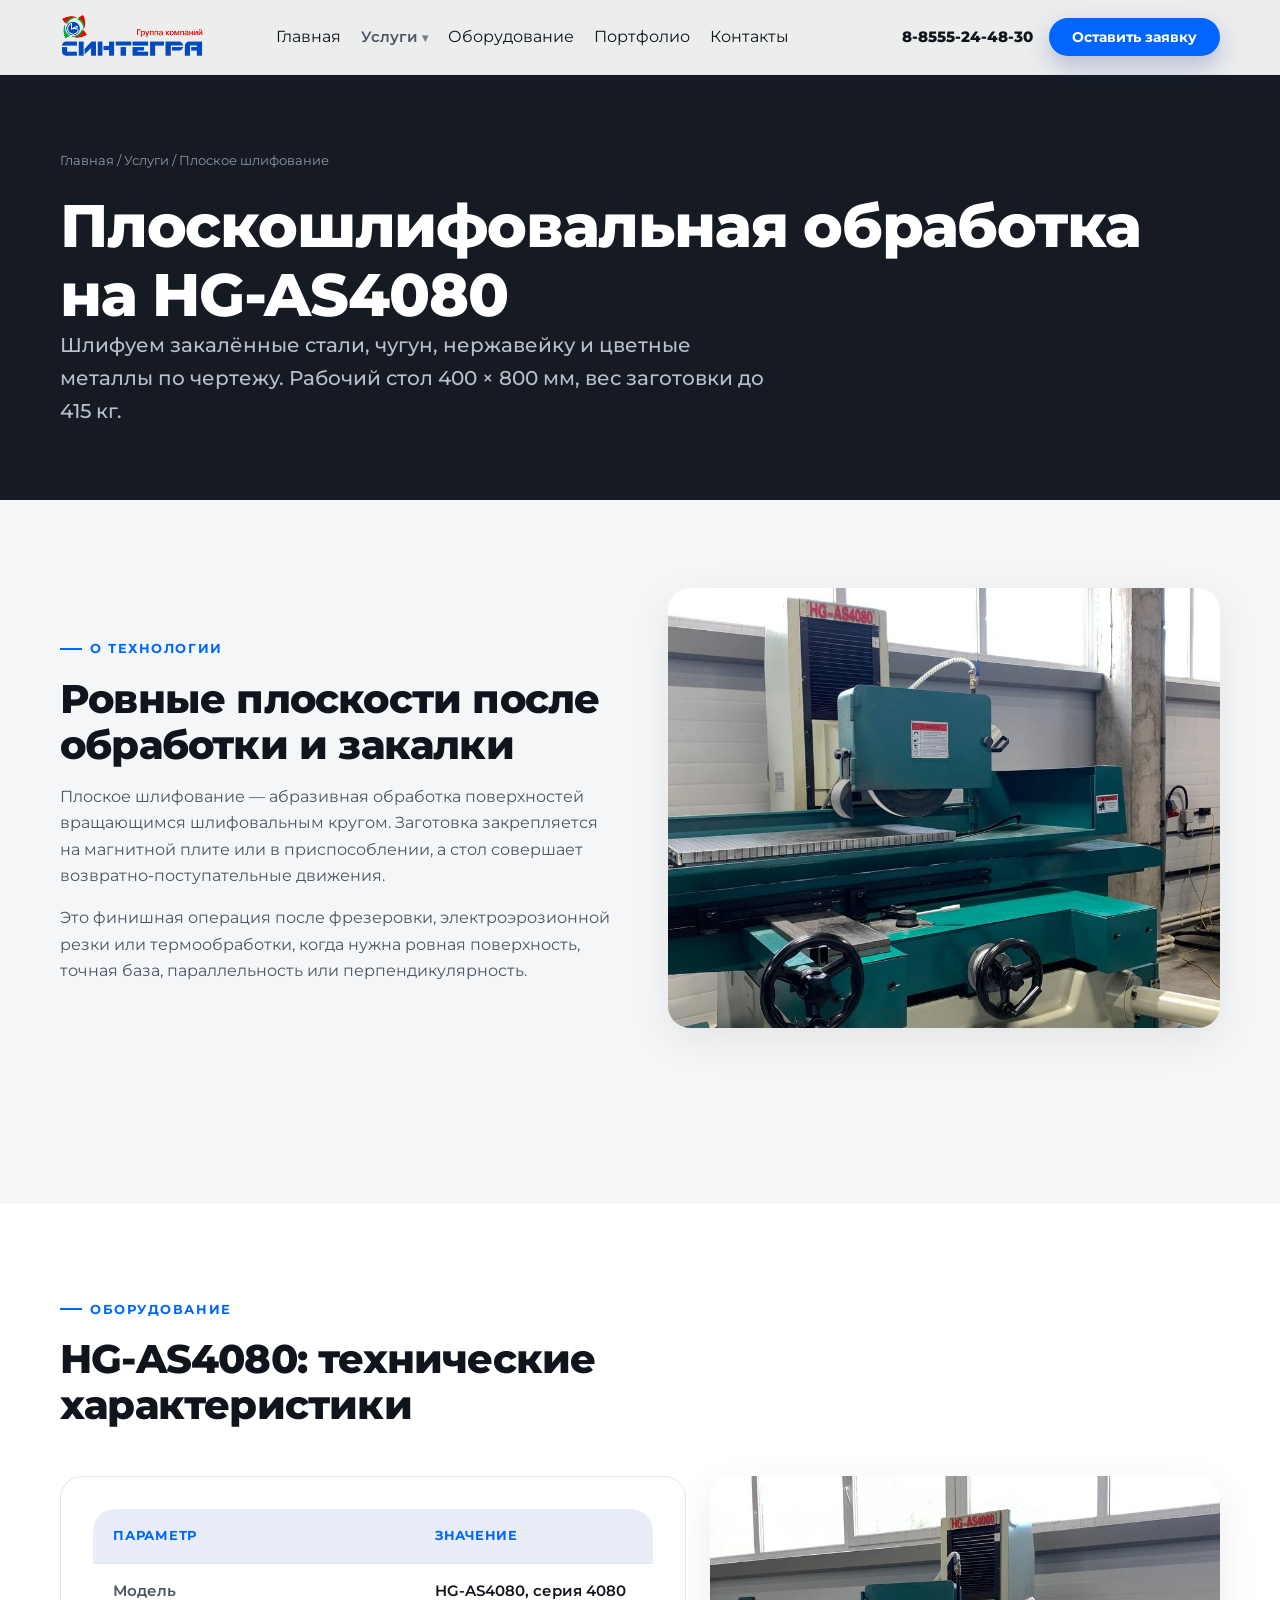
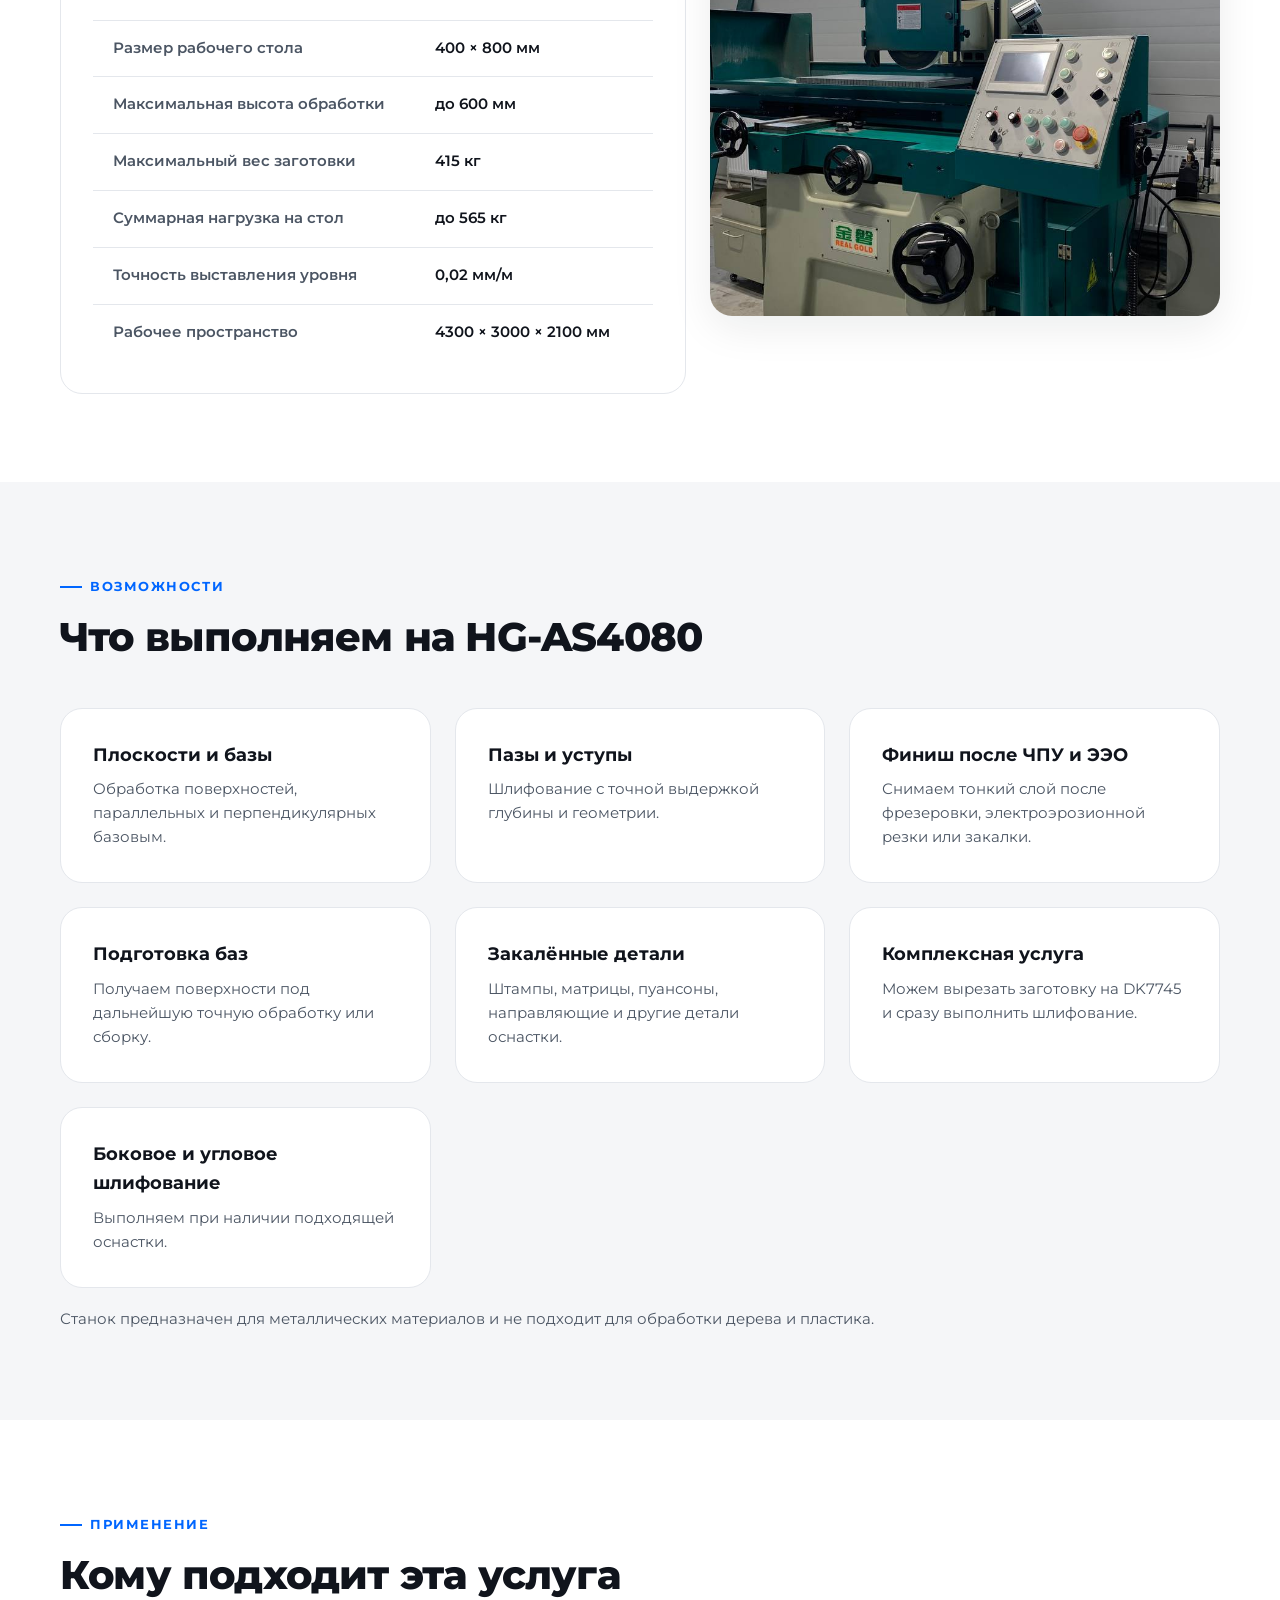
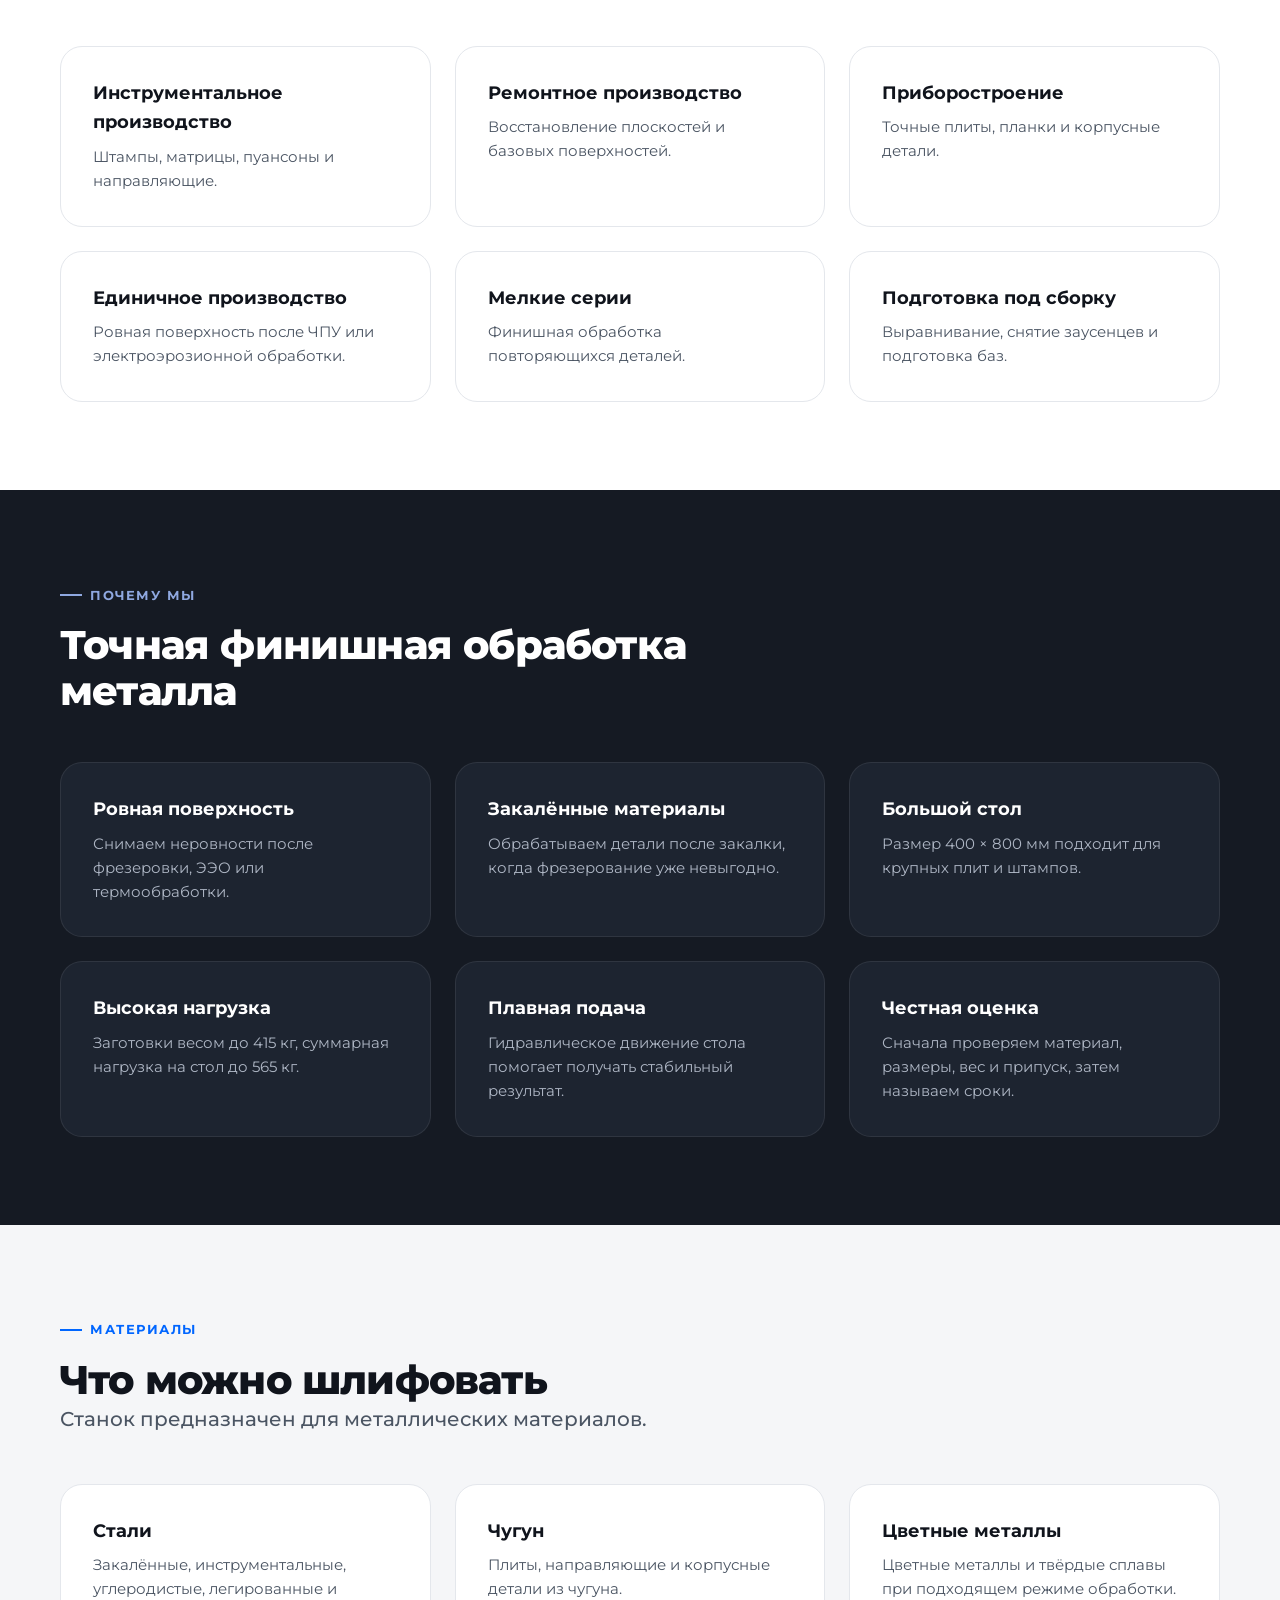
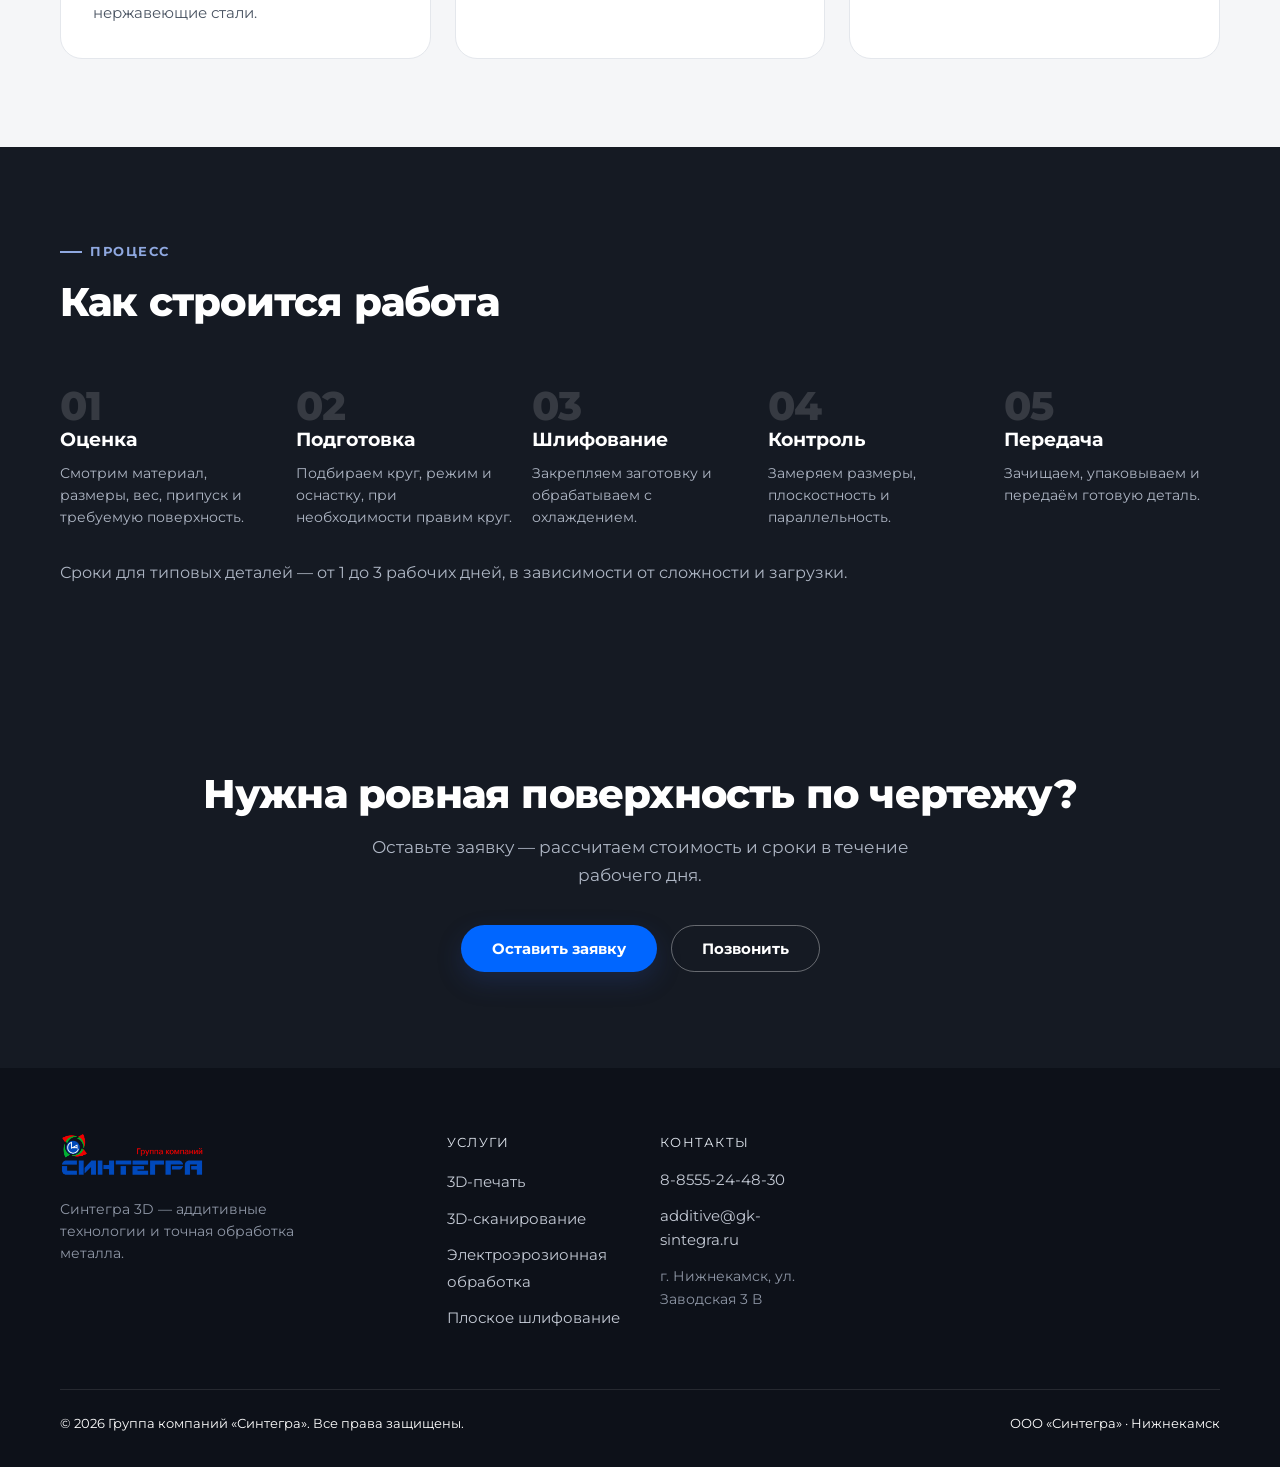
<file: plosko-shlifovalnaya-obrabotka/index.html>
<!DOCTYPE html>
<html lang="ru">
<head>
  <meta charset="UTF-8"><meta name="viewport" content="width=device-width, initial-scale=1.0">
  <title>Плоскошлифовальная обработка на HG-AS4080 | Синтегра 3D</title>
  <meta name="description" content="Плоскошлифовальная обработка металла по чертежу на HG-AS4080. Стол 400 × 800 мм, заготовки до 415 кг, шлифование закалённых сталей, чугуна и нержавейки.">
  <link rel="canonical" href="https://sintegra-additive.ru/plosko-shlifovalnaya-obrabotka/"><link rel="shortcut icon" type="image/ico" href="/favicon.ico"><link rel="preconnect" href="https://fonts.googleapis.com"><link rel="preconnect" href="https://fonts.gstatic.com" crossorigin><link href="https://fonts.googleapis.com/css2?family=Montserrat:wght@400;500;600;700;800&display=swap" rel="stylesheet" media="print" onload="this.media='all'"><link rel="stylesheet" href="/css/style.css?v=20260919-1">
  <script type="application/ld+json">{"@context":"https://schema.org","@type":"Service","name":"Плоскошлифовальная обработка","serviceType":"Плоское шлифование металла","provider":{"@type":"Organization","name":"Синтегра 3D","url":"https://sintegra-additive.ru/"},"areaServed":"Россия","description":"Плоское шлифование деталей на станке HG-AS4080 по чертежу и техническому заданию."}</script>
</head>
<body>
<header class="header"><div class="container header__inner"><a href="/" class="header__logo"><img src="/img/logo-hq.png" width="108" height="36" alt="Синтегра 3D"></a><nav class="header__nav"><ul class="header__menu"><li><a href="/">Главная</a></li><li class="nav__item nav__item--dropdown"><a href="/printing.html" class="nav__link nav__link--dropdown">Услуги <span class="dropdown-arrow">▾</span></a><ul class="dropdown-menu"><li><a href="/printing.html" class="dropdown-menu__link">3D-печать (все материалы)</a></li><li><a href="/3d-pechat-metallom/" class="dropdown-menu__link">3D-печать металлом</a></li><li><a href="/3d-skanirovanie/" class="dropdown-menu__link">3D-сканирование</a></li><li><a href="/modeling.html" class="dropdown-menu__link">3D-моделирование</a></li><li><a href="/izgotovlenie-po-obrazcu/" class="dropdown-menu__link">Изготовление по образцу</a></li><li><a href="/elektroerozionnaya-obrabotka/" class="dropdown-menu__link">Электроэрозионная обработка</a></li><li><a href="/plosko-shlifovalnaya-obrabotka/" class="dropdown-menu__link">Плоское шлифование</a></li></ul></li><li><a href="/equipment.html">Оборудование</a></li><li><a href="/portfolio.html">Портфолио</a></li><li><a href="/contacts.html">Контакты</a></li></ul></nav><div class="header__contacts"><a href="tel:+788555244830" class="header__phone">8-8555-24-48-30</a><a href="#" class="btn btn--primary btn--sm" data-open-form>Оставить заявку</a></div><button class="header__burger" aria-label="Меню"><span></span></button></div></header>
<main>
  <section class="page-hero"><div class="container"><div class="page-hero__crumbs"><a href="/">Главная</a> / Услуги / Плоское шлифование</div><h1 class="h1">Плоскошлифовальная обработка <span>на HG-AS4080</span></h1><p class="lead">Шлифуем закалённые стали, чугун, нержавейку и цветные металлы по чертежу. Рабочий стол 400 × 800 мм, вес заготовки до 415 кг.</p></div></section>
  <section class="section"><div class="container"><div class="service-block" style="padding-top:0"><div class="service-block__content reveal"><span class="eyebrow">О технологии</span><h2 class="h2" style="margin-bottom:16px">Ровные плоскости после обработки и закалки</h2><p style="color:var(--ink-soft);margin-bottom:16px">Плоское шлифование — абразивная обработка поверхностей вращающимся шлифовальным кругом. Заготовка закрепляется на магнитной плите или в приспособлении, а стол совершает возвратно-поступательные движения.</p><p style="color:var(--ink-soft)">Это финишная операция после фрезеровки, электроэрозионной резки или термообработки, когда нужна ровная поверхность, точная база, параллельность или перпендикулярность.</p></div><div class="service-block__media reveal"><img src="/img/stanki/2026-09-19 13.03.32.jpg" alt="Плоскошлифовальный станок HG-AS4080" loading="lazy"></div></div></div></section>
  <section class="section section--alt"><div class="container"><div class="section__head reveal"><span class="eyebrow">Оборудование</span><h2 class="h2">HG-AS4080: технические характеристики</h2></div><div class="grid grid--2" style="align-items:start"><div class="card reveal"><div style="overflow-x:auto"><table class="spec-table" style="min-width:560px"><thead><tr><th>Параметр</th><th>Значение</th></tr></thead><tbody><tr><td>Модель</td><td>HG-AS4080, серия 4080</td></tr><tr><td>Размер рабочего стола</td><td>400 × 800 мм</td></tr><tr><td>Максимальная высота обработки</td><td>до 600 мм</td></tr><tr><td>Максимальный вес заготовки</td><td>415 кг</td></tr><tr><td>Суммарная нагрузка на стол</td><td>до 565 кг</td></tr><tr><td>Точность выставления уровня</td><td>0,02 мм/м</td></tr><tr><td>Рабочее пространство</td><td>4300 × 3000 × 2100 мм</td></tr></tbody></table></div></div><div class="service-block__media reveal"><img src="/img/stanki/2026-09-19 13.04.53.jpg" alt="Плоскошлифовальный станок HG-AS4080 с пультом управления" loading="lazy"></div></div></div></section>
  <section class="section"><div class="container"><div class="section__head reveal"><span class="eyebrow">Возможности</span><h2 class="h2">Что выполняем на HG-AS4080</h2></div><div class="grid grid--3"><div class="card reveal"><h3 class="card__title">Плоскости и базы</h3><p class="card__text">Обработка поверхностей, параллельных и перпендикулярных базовым.</p></div><div class="card reveal"><h3 class="card__title">Пазы и уступы</h3><p class="card__text">Шлифование с точной выдержкой глубины и геометрии.</p></div><div class="card reveal"><h3 class="card__title">Финиш после ЧПУ и ЭЭО</h3><p class="card__text">Снимаем тонкий слой после фрезеровки, электроэрозионной резки или закалки.</p></div><div class="card reveal"><h3 class="card__title">Подготовка баз</h3><p class="card__text">Получаем поверхности под дальнейшую точную обработку или сборку.</p></div><div class="card reveal"><h3 class="card__title">Закалённые детали</h3><p class="card__text">Штампы, матрицы, пуансоны, направляющие и другие детали оснастки.</p></div><div class="card reveal"><h3 class="card__title">Комплексная услуга</h3><p class="card__text">Можем вырезать заготовку на DK7745 и сразу выполнить шлифование.</p></div><div class="card reveal"><h3 class="card__title">Боковое и угловое шлифование</h3><p class="card__text">Выполняем при наличии подходящей оснастки.</p></div></div><p class="card__text" style="margin-top:20px">Станок предназначен для металлических материалов и не подходит для обработки дерева и пластика.</p></div></section>
  <section class="section section--alt"><div class="container"><div class="section__head reveal"><span class="eyebrow">Применение</span><h2 class="h2">Кому подходит эта услуга</h2></div><div class="grid grid--3"><div class="card reveal"><h3 class="card__title">Инструментальное производство</h3><p class="card__text">Штампы, матрицы, пуансоны и направляющие.</p></div><div class="card reveal"><h3 class="card__title">Ремонтное производство</h3><p class="card__text">Восстановление плоскостей и базовых поверхностей.</p></div><div class="card reveal"><h3 class="card__title">Приборостроение</h3><p class="card__text">Точные плиты, планки и корпусные детали.</p></div><div class="card reveal"><h3 class="card__title">Единичное производство</h3><p class="card__text">Ровная поверхность после ЧПУ или электроэрозионной обработки.</p></div><div class="card reveal"><h3 class="card__title">Мелкие серии</h3><p class="card__text">Финишная обработка повторяющихся деталей.</p></div><div class="card reveal"><h3 class="card__title">Подготовка под сборку</h3><p class="card__text">Выравнивание, снятие заусенцев и подготовка баз.</p></div></div></div></section>
  <section class="section section--dark"><div class="container"><div class="section__head reveal"><span class="eyebrow">Почему мы</span><h2 class="h2">Точная финишная обработка металла</h2></div><div class="grid grid--3"><div class="card reveal" style="background:var(--graphite-2);border-color:rgba(255,255,255,.08);color:#fff"><h3 class="card__title">Ровная поверхность</h3><p class="card__text" style="color:#aeb6c4">Снимаем неровности после фрезеровки, ЭЭО или термообработки.</p></div><div class="card reveal" style="background:var(--graphite-2);border-color:rgba(255,255,255,.08);color:#fff"><h3 class="card__title">Закалённые материалы</h3><p class="card__text" style="color:#aeb6c4">Обрабатываем детали после закалки, когда фрезерование уже невыгодно.</p></div><div class="card reveal" style="background:var(--graphite-2);border-color:rgba(255,255,255,.08);color:#fff"><h3 class="card__title">Большой стол</h3><p class="card__text" style="color:#aeb6c4">Размер 400 × 800 мм подходит для крупных плит и штампов.</p></div><div class="card reveal" style="background:var(--graphite-2);border-color:rgba(255,255,255,.08);color:#fff"><h3 class="card__title">Высокая нагрузка</h3><p class="card__text" style="color:#aeb6c4">Заготовки весом до 415 кг, суммарная нагрузка на стол до 565 кг.</p></div><div class="card reveal" style="background:var(--graphite-2);border-color:rgba(255,255,255,.08);color:#fff"><h3 class="card__title">Плавная подача</h3><p class="card__text" style="color:#aeb6c4">Гидравлическое движение стола помогает получать стабильный результат.</p></div><div class="card reveal" style="background:var(--graphite-2);border-color:rgba(255,255,255,.08);color:#fff"><h3 class="card__title">Честная оценка</h3><p class="card__text" style="color:#aeb6c4">Сначала проверяем материал, размеры, вес и припуск, затем называем сроки.</p></div></div></div></section>
  <section class="section"><div class="container"><div class="section__head reveal"><span class="eyebrow">Материалы</span><h2 class="h2">Что можно шлифовать</h2><p class="lead">Станок предназначен для металлических материалов.</p></div><div class="grid grid--3"><div class="card reveal"><h3 class="card__title">Стали</h3><p class="card__text">Закалённые, инструментальные, углеродистые, легированные и нержавеющие стали.</p></div><div class="card reveal"><h3 class="card__title">Чугун</h3><p class="card__text">Плиты, направляющие и корпусные детали из чугуна.</p></div><div class="card reveal"><h3 class="card__title">Цветные металлы</h3><p class="card__text">Цветные металлы и твёрдые сплавы при подходящем режиме обработки.</p></div></div></div></section>
  <section class="section section--dark"><div class="container"><div class="section__head reveal"><span class="eyebrow">Процесс</span><h2 class="h2">Как строится работа</h2></div><div class="steps"><div class="step reveal"><h3 class="step__title">Оценка</h3><p class="step__text">Смотрим материал, размеры, вес, припуск и требуемую поверхность.</p></div><div class="step reveal"><h3 class="step__title">Подготовка</h3><p class="step__text">Подбираем круг, режим и оснастку, при необходимости правим круг.</p></div><div class="step reveal"><h3 class="step__title">Шлифование</h3><p class="step__text">Закрепляем заготовку и обрабатываем с охлаждением.</p></div><div class="step reveal"><h3 class="step__title">Контроль</h3><p class="step__text">Замеряем размеры, плоскостность и параллельность.</p></div><div class="step reveal"><h3 class="step__title">Передача</h3><p class="step__text">Зачищаем, упаковываем и передаём готовую деталь.</p></div></div><p style="color:#aeb6c4;margin-top:32px">Сроки для типовых деталей — от 1 до 3 рабочих дней, в зависимости от сложности и загрузки.</p></div></section>
  <section class="cta"><div class="cta__inner container"><h2 class="h2">Нужна ровная поверхность по чертежу?</h2><p>Оставьте заявку — рассчитаем стоимость и сроки в течение рабочего дня.</p><a href="#" class="btn btn--primary" data-open-form>Оставить заявку</a><a href="tel:+788555244830" class="btn btn--ghost">Позвонить</a></div></section>
</main>
<footer class="footer"><div class="container"><div class="footer__inner"><div><a href="/" class="footer__logo"><img src="/img/logo-hq.png" alt="Синтегра 3D" width="108" height="36"></a><p class="footer__about">Синтегра 3D — аддитивные технологии и точная обработка металла.</p></div><div><div class="footer__title">Услуги</div><ul class="footer__nav"><li><a href="/printing.html">3D-печать</a></li><li><a href="/3d-skanirovanie/">3D-сканирование</a></li><li><a href="/elektroerozionnaya-obrabotka/">Электроэрозионная обработка</a></li><li><a href="/plosko-shlifovalnaya-obrabotka/">Плоское шлифование</a></li></ul></div><div><div class="footer__title">Контакты</div><div class="footer__contacts"><a href="tel:+788555244830">8-8555-24-48-30</a><a href="mailto:additive@gk-sintegra.ru">additive@gk-sintegra.ru</a><span style="color:#8f97a6;font-size:14px">г. Нижнекамск, ул. Заводская 3 В</span></div></div></div><div class="footer__bottom"><span>© 2026 Группа компаний «Синтегра». Все права защищены.</span><span>ООО «Синтегра» · Нижнекамск</span></div></div></footer>
<div class="lightbox" id="lead-modal" style="z-index:400;align-items:flex-start;overflow-y:auto;padding:80px 20px 40px"><button class="lightbox__close" data-close-form aria-label="Закрыть">×</button><form class="form" data-form style="max-width:640px;margin:0 auto;width:100%"><h3 class="form__title">Оставить заявку</h3><p class="form__sub">Заполните форму — мы свяжемся с вами в ближайшее время.</p><div class="form-grid"><div class="form-field"><label>Имя *</label><input name="name" type="text" placeholder="Ваше имя" required></div><div class="form-field"><label>Телефон *</label><input name="phone" type="tel" placeholder="+7 (___) ___-__-__" required></div><div class="form-field"><label>E-mail</label><input name="email" type="email" placeholder="Ваш e-mail"></div><div class="form-field"><label>Что необходимо изготовить? *</label><input name="task" type="text" placeholder="Например: отшлифовать плиту" required></div><div class="form-field form-field--full"><label>Комментарий</label><textarea name="comment" placeholder="Опишите задачу подробнее"></textarea></div><div class="form-field form-field--full"><label class="form-consent"><input name="consent" type="checkbox" required><span>Я согласен на обработку персональных данных</span></label></div><div class="form-field form-field--full"><button type="submit" class="btn btn--primary btn--block">Отправить заявку</button><div class="form-msg"></div></div></div></form></div><div class="mobile-bar"><a href="tel:+788555244830">Позвонить</a><a href="#" data-open-form class="is-accent">Оставить заявку</a><a href="mailto:additive@gk-sintegra.ru">Написать</a></div><script>var modal=document.getElementById('lead-modal');document.querySelectorAll('[data-open-form]').forEach(function(b){b.addEventListener('click',function(e){e.preventDefault();modal.classList.add('is-open')})});document.querySelectorAll('[data-close-form]').forEach(function(b){b.addEventListener('click',function(){modal.classList.remove('is-open')})});modal.addEventListener('click',function(e){if(e.target===modal)modal.classList.remove('is-open')});</script><script src="/js/main.js" defer></script>
</body></html>
</file>
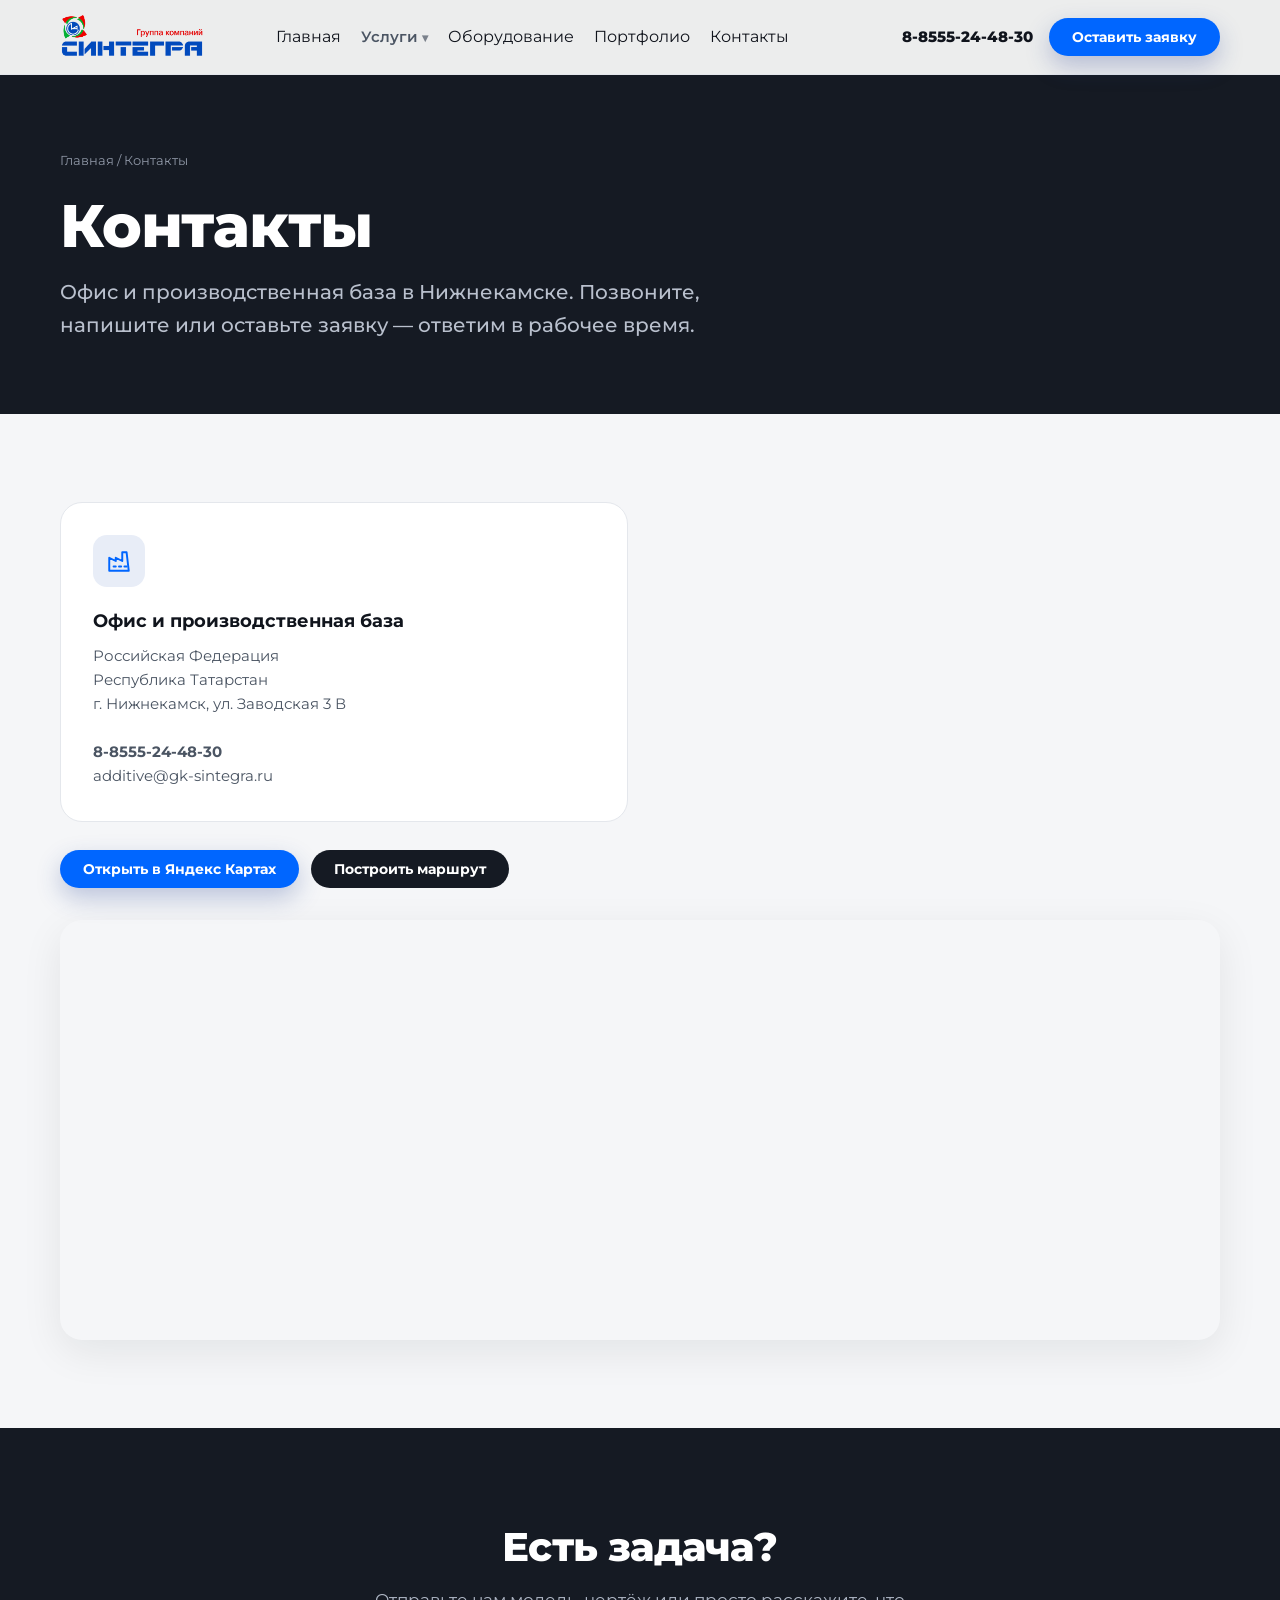
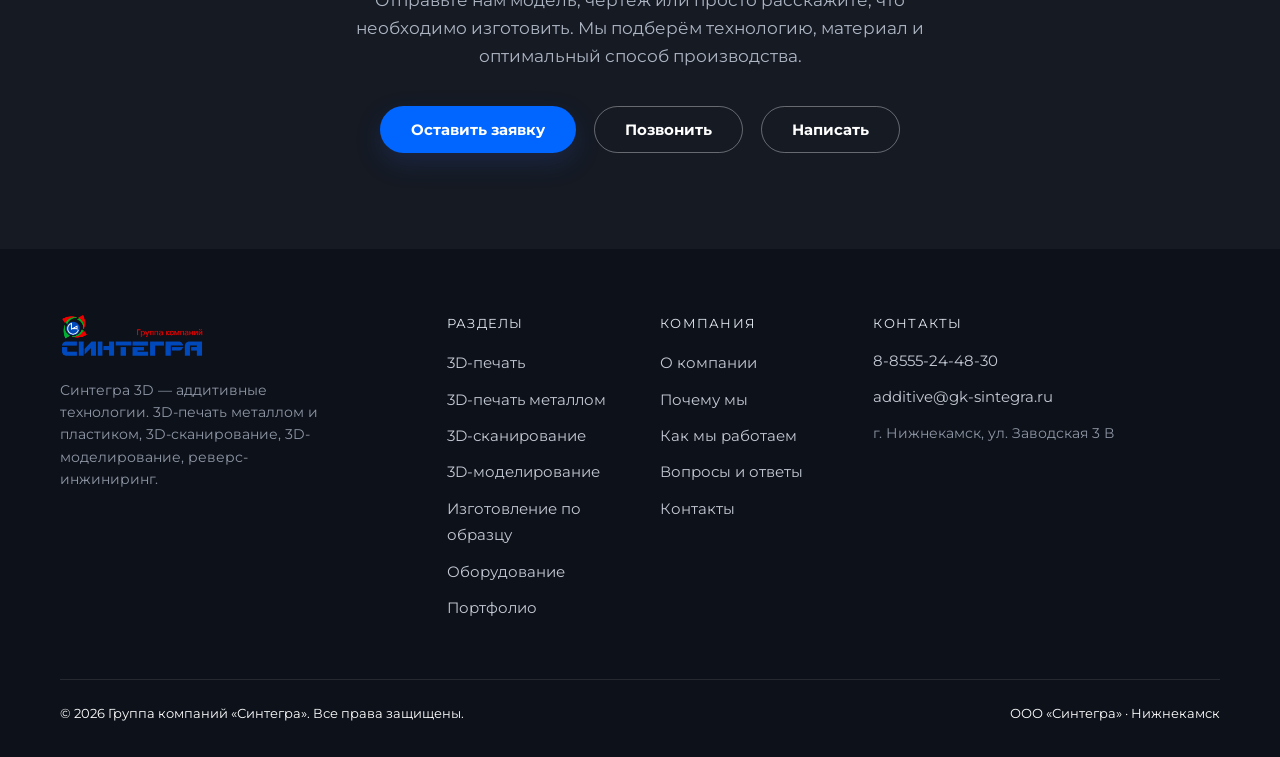
<file: contacts.html>
<!DOCTYPE html>
<html lang="ru">
<head>
  <meta charset="UTF-8">
  <meta name="viewport" content="width=device-width, initial-scale=1.0">
  <title>Контакты | Синтегра 3D — Нижнекамск</title>
  <meta name="description" content="Контакты Синтегра 3D: Нижнекамск, ул. Заводская 3В. Телефон 8-8555-24-48-30, additive@gk-sintegra.ru. Как добраться и карта проезда.">
  <link rel="canonical" href="https://sintegra-additive.ru/contacts.html">
  <link rel="shortcut icon" type="image/ico" href="/favicon.ico">
  <link rel="preconnect" href="https://fonts.googleapis.com">
  <link rel="preconnect" href="https://fonts.gstatic.com" crossorigin>
  <link href="https://fonts.googleapis.com/css2?family=Montserrat:wght@400;500;600;700;800&display=swap" rel="stylesheet" media="print" onload="this.media='all'">
  <link rel="stylesheet" href="/css/style.css">
  <script type="application/ld+json">
  {
    "@context": "https://schema.org",
    "@type": ["Organization", "LocalBusiness"],
    "name": "Синтегра 3D",
    "url": "https://sintegra-additive.ru/",
    "logo": "https://sintegra-additive.ru/img/logo.webp",
    "image": "https://sintegra-additive.ru/img/hbd-p400.webp",
    "description": "Промышленная 3D-печать металлом и пластиком, 3D-сканирование, реверс-инжиниринг.",
    "address": {
      "@type": "PostalAddress",
      "addressCountry": "RU",
      "addressRegion": "Республика Татарстан",
      "addressLocality": "Нижнекамск",
      "streetAddress": "ул. Заводская, 3В"
    },
    "telephone": "+7-8555-24-48-30",
    "email": "additive@gk-sintegra.ru",
    "areaServed": ["Татарстан", "Россия"],
    "sameAs": []
  }
  </script>
</head>
<body>
<!-- Yandex.Metrika counter -->
<script type="text/javascript">
    (function(m,e,t,r,i,k,a){
        m[i]=m[i]||function(){(m[i].a=m[i].a||[]).push(arguments)};
        m[i].l=1*new Date();
        for (var j = 0; j < document.scripts.length; j++) {if (document.scripts[j].src === r) { return; }}
        k=e.createElement(t),a=e.getElementsByTagName(t)[0],k.async=1,k.src=r,a.parentNode.insertBefore(k,a)
    })(window, document,'script','https://mc.yandex.ru/metrika/tag.js?id=111794412', 'ym');

    ym(111794412, 'init', {ssr:true, webvisor:true, clickmap:true, ecommerce:"dataLayer", referrer: document.referrer, url: location.href, accurateTrackBounce:true, trackLinks:true});
</script>
<noscript><div><img src="https://mc.yandex.ru/watch/111794412" style="position:absolute; left:-9999px;" alt="" /></div></noscript>
<!-- /Yandex.Metrika counter -->
<header class="header">
  <div class="container header__inner">
    <a href="/" class="header__logo">
      <img src="/img/logo-hq.png" alt="Синтегра 3D" width="108" height="36">
    </a>
    <nav class="header__nav">
      <ul class="header__menu">
        <li><a href="/">Главная</a></li>
        <li class="nav__item nav__item--dropdown">
          <a href="/printing.html" class="nav__link nav__link--dropdown">
            Услуги <span class="dropdown-arrow">▾</span>
          </a>
          <ul class="dropdown-menu">
            <li><a href="/printing.html" class="dropdown-menu__link">3D-печать (все материалы)</a></li>
            <li><a href="/3d-pechat-metallom/" class="dropdown-menu__link">3D-печать металлом</a></li>
            <li><a href="/3d-skanirovanie/" class="dropdown-menu__link">3D-сканирование</a></li>
            <li><a href="/modeling.html" class="dropdown-menu__link">3D-моделирование</a></li>
            <li><a href="/izgotovlenie-po-obrazcu/" class="dropdown-menu__link">Изготовление по образцу</a></li>
            <li><a href="/elektroerozionnaya-obrabotka/" class="dropdown-menu__link">Электроэрозионная обработка</a></li>
            <li><a href="/plosko-shlifovalnaya-obrabotka/" class="dropdown-menu__link">Плоское шлифование</a></li>
          </ul>
        </li>
        <li><a href="/equipment.html">Оборудование</a></li>
        <li><a href="/portfolio.html">Портфолио</a></li>
        <li><a href="/contacts.html">Контакты</a></li>
      </ul>
    </nav>
    <div class="header__contacts">
      <a href="tel:+788555244830" class="header__phone">8-8555-24-48-30</a>
      <a href="#" class="btn btn--primary btn--sm" data-open-form>Оставить заявку</a>
    </div>
    <button class="header__burger" aria-label="Меню"><span></span></button>
  </div>
</header>

<main>

  <!-- ======== Первый экран ======== -->
  <section class="page-hero">
    <div class="container">
      <div class="page-hero__crumbs"><a href="/">Главная</a> / Контакты</div>
      <h1 class="h1" style="margin-bottom:16px">Контакты</h1>
      <p class="lead">Офис и производственная база в Нижнекамске. Позвоните, напишите или оставьте заявку — ответим в рабочее время.</p>
    </div>
  </section>

  <!-- ======== Контакты ======== -->
  <section class="section">
    <div class="container">
      <div class="grid grid--2">
        <div class="card reveal">
          <div class="card__icon"><svg aria-hidden="true"><use href="/img/icons.svg#factory"></use></svg></div>
          <h3 class="card__title">Офис и производственная база</h3>
          <p class="card__text">
            Российская Федерация<br>
            Республика Татарстан<br>
            г. Нижнекамск, ул. Заводская 3&nbsp;В<br><br>
            <a href="tel:+788555244830"><b>8-8555-24-48-30</b></a><br>
            <a href="mailto:additive@gk-sintegra.ru">additive@gk-sintegra.ru</a>
          </p>
        </div>
      </div>

      <div class="map-actions reveal" style="margin-top:28px">
        <a class="btn btn--primary btn--sm" href="https://yandex.ru/maps/?text=%D0%A0%D0%B5%D1%81%D0%BF%D1%83%D0%B1%D0%BB%D0%B8%D0%BA%D0%B0%20%D0%A2%D0%B0%D1%82%D0%B0%D1%80%D1%81%D1%82%D0%B0%D0%BD%2C%20%D0%9D%D0%B8%D0%B6%D0%BD%D0%B5%D0%BA%D0%B0%D0%BC%D1%81%D0%BA%2C%20%D1%83%D0%BB.%20%D0%97%D0%B0%D0%B2%D0%BE%D0%B4%D1%81%D0%BA%D0%B0%D1%8F%203%20%D0%92" target="_blank" rel="noopener">Открыть в Яндекс Картах</a>
        <a class="btn btn--dark btn--sm" href="https://yandex.ru/maps/?rtext=~%D0%A0%D0%B5%D1%81%D0%BF%D1%83%D0%B1%D0%BB%D0%B8%D0%BA%D0%B0%20%D0%A2%D0%B0%D1%82%D0%B0%D1%80%D1%81%D1%82%D0%B0%D0%BD%2C%20%D0%9D%D0%B8%D0%B6%D0%BD%D0%B5%D0%BA%D0%B0%D0%BC%D1%81%D0%BA%2C%20%D1%83%D0%BB.%20%D0%97%D0%B0%D0%B2%D0%BE%D0%B4%D1%81%D0%BA%D0%B0%D1%8F%203%20%D0%92" target="_blank" rel="noopener">Построить маршрут</a>
      </div>

      <div class="reveal" style="margin-top:32px">
        <div class="map-wrap">
          <iframe src="https://yandex.ru/map-widget/v1/?text=%D0%A0%D0%B5%D1%81%D0%BF%D1%83%D0%B1%D0%BB%D0%B8%D0%BA%D0%B0%20%D0%A2%D0%B0%D1%82%D0%B0%D1%80%D1%81%D1%82%D0%B0%D0%BD%2C%20%D0%9D%D0%B8%D0%B6%D0%BD%D0%B5%D0%BA%D0%B0%D0%BC%D1%81%D0%BA%2C%20%D1%83%D0%BB.%20%D0%97%D0%B0%D0%B2%D0%BE%D0%B4%D1%81%D0%BA%D0%B0%D1%8F%203%20%D0%92" loading="lazy" title="Синтегра 3D на карте Нижнекамска"></iframe>
        </div>
      </div>
    </div>
  </section>

  <!-- ======== CTA ======== -->
  <section class="cta">
    <div class="cta__inner container">
      <h2 class="h2">Есть задача?</h2>
      <p>Отправьте нам модель, чертёж или просто расскажите, что необходимо изготовить. Мы подберём технологию, материал и оптимальный способ производства.</p>
      <a href="#" class="btn btn--primary" data-open-form>Оставить заявку</a>
      <a href="tel:+788555244830" class="btn btn--ghost">Позвонить</a>
      <a href="mailto:additive@gk-sintegra.ru" class="btn btn--ghost">Написать</a>
    </div>
  </section>

</main>

<footer class="footer">
  <div class="container">
    <div class="footer__inner">
      <div>
        <a href="/" class="footer__logo"><img src="/img/logo-hq.png" alt="Синтегра 3D" width="108" height="36"></a>
        <p class="footer__about">Синтегра 3D — аддитивные технологии. 3D-печать металлом и пластиком, 3D-сканирование, 3D-моделирование, реверс-инжиниринг.</p>
      </div>
      <div>
        <div class="footer__title">Разделы</div>
        <ul class="footer__nav">
  <li><a href="/printing.html">3D-печать</a></li>
  <li><a href="/3d-pechat-metallom/">3D-печать металлом</a></li>
  <li><a href="/3d-skanirovanie/">3D-сканирование</a></li>
  <li><a href="/modeling.html">3D-моделирование</a></li>
  <li><a href="/izgotovlenie-po-obrazcu/">Изготовление по образцу</a></li>
  <li><a href="/equipment.html">Оборудование</a></li>
  <li><a href="/portfolio.html">Портфолио</a></li>
</ul>
      </div>
      <div>
        <div class="footer__title">Компания</div>
        <ul class="footer__nav">
          <li><a href="/#about">О компании</a></li>
          <li><a href="/#why">Почему мы</a></li>
          <li><a href="/#process">Как мы работаем</a></li>
          <li><a href="/#faq">Вопросы и ответы</a></li>
          <li><a href="/contacts.html">Контакты</a></li>
        </ul>
      </div>
      <div>
        <div class="footer__title">Контакты</div>
        <div class="footer__contacts">
          <a href="tel:+788555244830">8-8555-24-48-30</a>
          <a href="mailto:additive@gk-sintegra.ru">additive@gk-sintegra.ru</a>
          <span style="color:#8f97a6;font-size:14px">г. Нижнекамск, ул. Заводская 3&nbsp;В</span>
        </div>
      </div>
    </div>
    <div class="footer__bottom">
      <span>© 2026 Группа компаний «Синтегра». Все права защищены.</span>
      <span>ООО «Синтегра» · Нижнекамск</span>
    </div>
  </div>
</footer>

<!-- Модальное окно заявки -->
<div class="lightbox" id="lead-modal" style="z-index:400;align-items:flex-start;overflow-y:auto;padding:80px 20px 40px">
  <button class="lightbox__close" data-close-form aria-label="Закрыть">×</button>
  <form class="form" data-form style="max-width:640px;margin:0 auto;width:100%">
    <h3 class="form__title">Оставить заявку</h3>
    <p class="form__sub">Заполните форму — мы свяжемся с вами в ближайшее время.</p>
    <div class="form-grid">
      <div class="form-field"><label>Имя *</label><input name="name" type="text" placeholder="Ваше имя" required minlength="2"></div>
      <div class="form-field"><label>Телефон *</label><input name="phone" type="tel" placeholder="+7 (___) ___-__-__" required></div>
      <div class="form-field"><label>E-mail</label><input name="email" type="email" placeholder="Ваш e-mail"></div>
      <div class="form-field"><label>Что необходимо изготовить? *</label><input name="task" type="text" placeholder="Например: корпусная деталь, 100 шт." required></div>
      <div class="form-field form-field--full"><label>Комментарий</label><textarea name="comment" placeholder="Опишите задачу подробнее"></textarea></div>
      <div class="form-field form-field--full">
        <div class="form-file"><svg aria-hidden="true"><use href="/img/icons.svg#paperclip"></use></svg><span class="form-file__name">Прикрепить файл (модель, чертёж, фото) — до 25 МБ</span><input name="file" type="file" accept=".stl,.obj,.3mf,.step,.stp,.pdf,.dxf,.dwg,.jpg,.jpeg,.png,.zip" aria-label="Прикрепить файл ТЗ или 3D-модель"></div>
        <div class="form-hint-file">STL, OBJ, 3MF, STEP, PDF, DXF, DWG, JPG, PNG, ZIP</div>
      </div>
      <div class="form-field form-field--full">
        <label class="form-consent"><input name="consent" type="checkbox" required><span>Я согласен на обработку персональных данных в соответствии с <a href="#" title="Политика обработки персональных данных — добавим документ">политикой обработки персональных данных</a></span></label>
      </div>
      <div class="form-field form-field--full">
        <button type="submit" class="btn btn--primary btn--block">Отправить заявку</button>
        <div class="form-msg"></div>
      </div>
    </div>
  </form>
</div>

<!-- Мобильная панель -->
<div class="mobile-bar">
  <a href="tel:+788555244830">
    <svg viewBox="0 0 24 24" fill="none" stroke="currentColor" stroke-width="2"><path d="M22 16.92v3a2 2 0 0 1-2.18 2 19.79 19.79 0 0 1-8.63-3.07 19.5 19.5 0 0 1-6-6A19.79 19.79 0 0 1 2.08 4.18 2 2 0 0 1 4.06 2h3a2 2 0 0 1 2 1.72c.13.96.36 1.9.7 2.81a2 2 0 0 1-.45 2.11L8.09 9.91a16 16 0 0 0 6 6l1.27-1.27a2 2 0 0 1 2.11-.45c.91.34 1.85.57 2.81.7A2 2 0 0 1 22 16.92z"/></svg>
    Позвонить
  </a>
  <a href="#" data-open-form class="is-accent">
    <svg viewBox="0 0 24 24" fill="none" stroke="currentColor" stroke-width="2"><path d="M21 15a2 2 0 0 1-2 2H7l-4 4V5a2 2 0 0 1 2-2h14a2 2 0 0 1 2 2z"/></svg>
    Оставить заявку
  </a>
  <a href="mailto:additive@gk-sintegra.ru">
    <svg viewBox="0 0 24 24" fill="none" stroke="currentColor" stroke-width="2"><rect x="2" y="4" width="20" height="16" rx="2"/><path d="m22 7-10 6L2 7"/></svg>
    Написать
  </a>
</div>

<script>
  var modal = document.getElementById('lead-modal');
  document.querySelectorAll('[data-open-form]').forEach(function (btn) {
    btn.addEventListener('click', function (e) { e.preventDefault(); modal.classList.add('is-open'); });
  });
  document.querySelectorAll('[data-close-form]').forEach(function (btn) {
    btn.addEventListener('click', function () { modal.classList.remove('is-open'); });
  });
  modal.addEventListener('click', function (e) { if (e.target === modal) modal.classList.remove('is-open'); });
</script>
<script src="/js/main.js" defer></script>
</body>
</html>
</file>
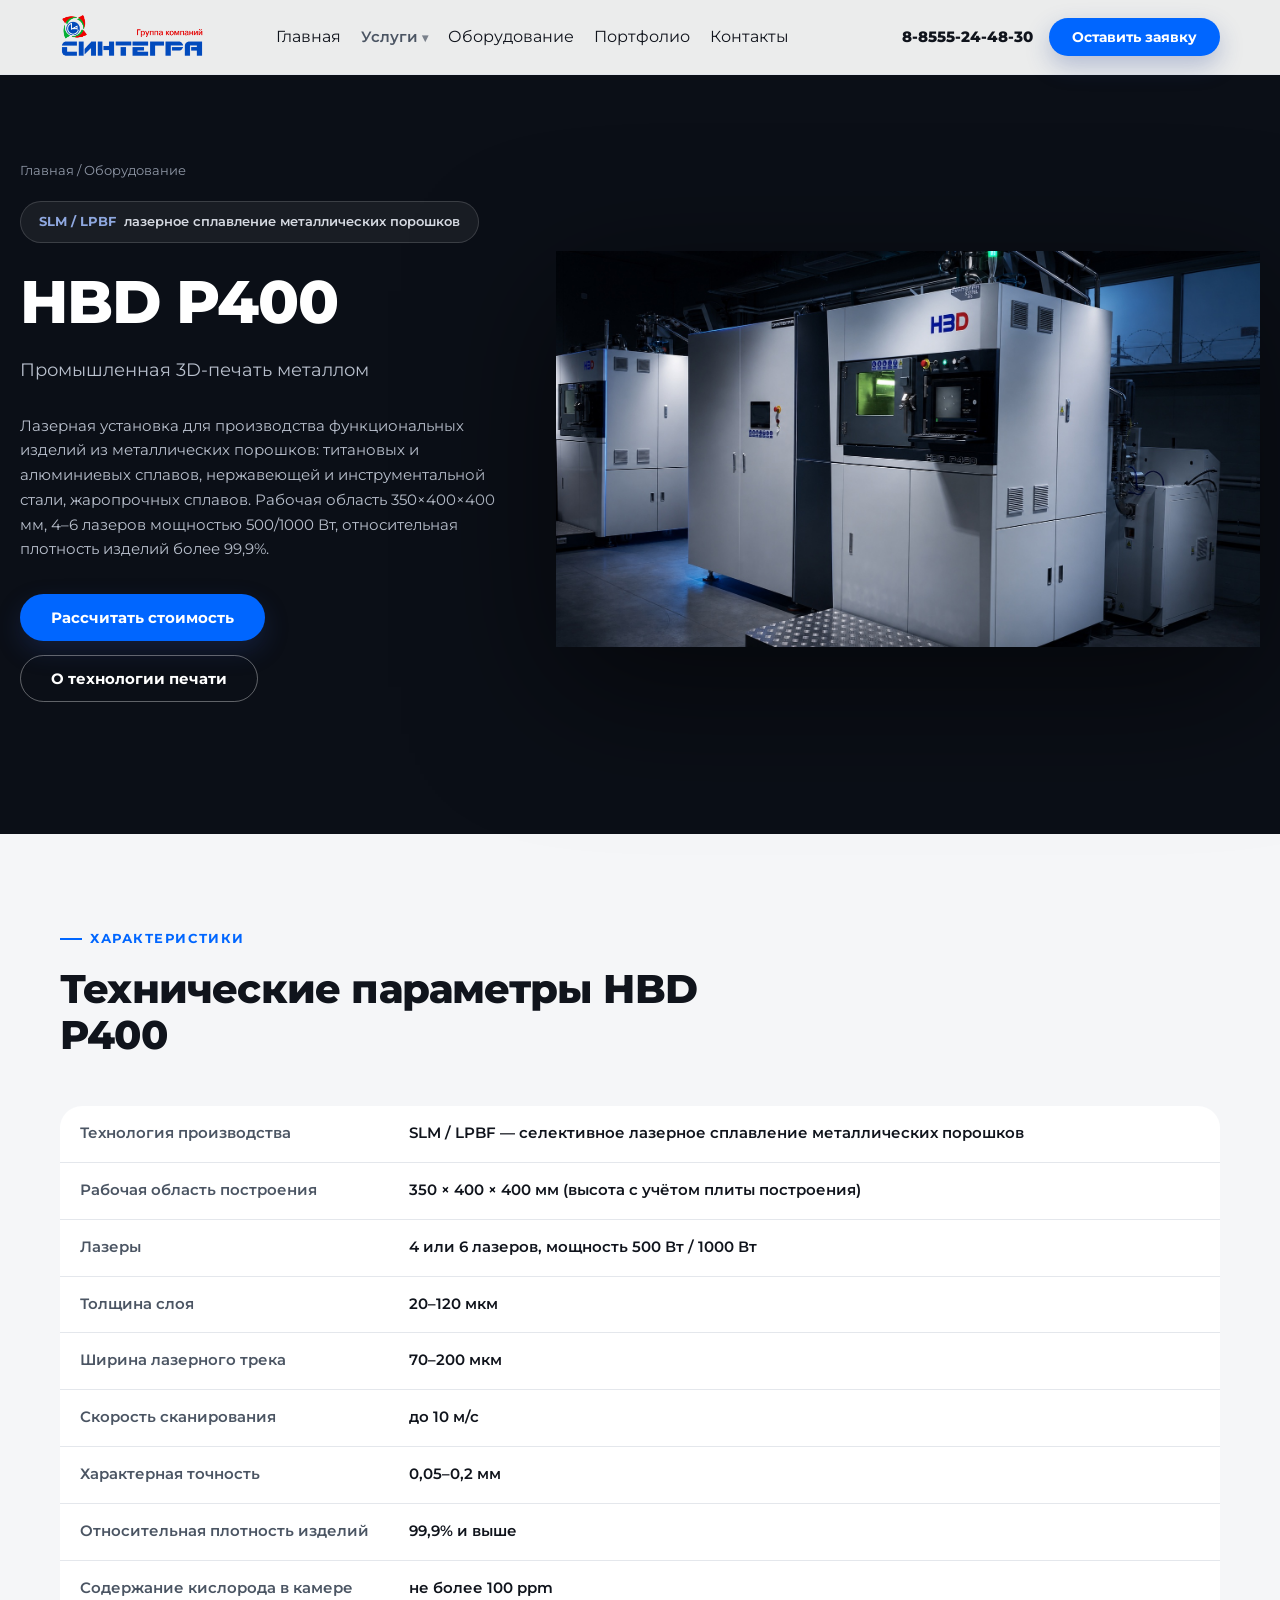
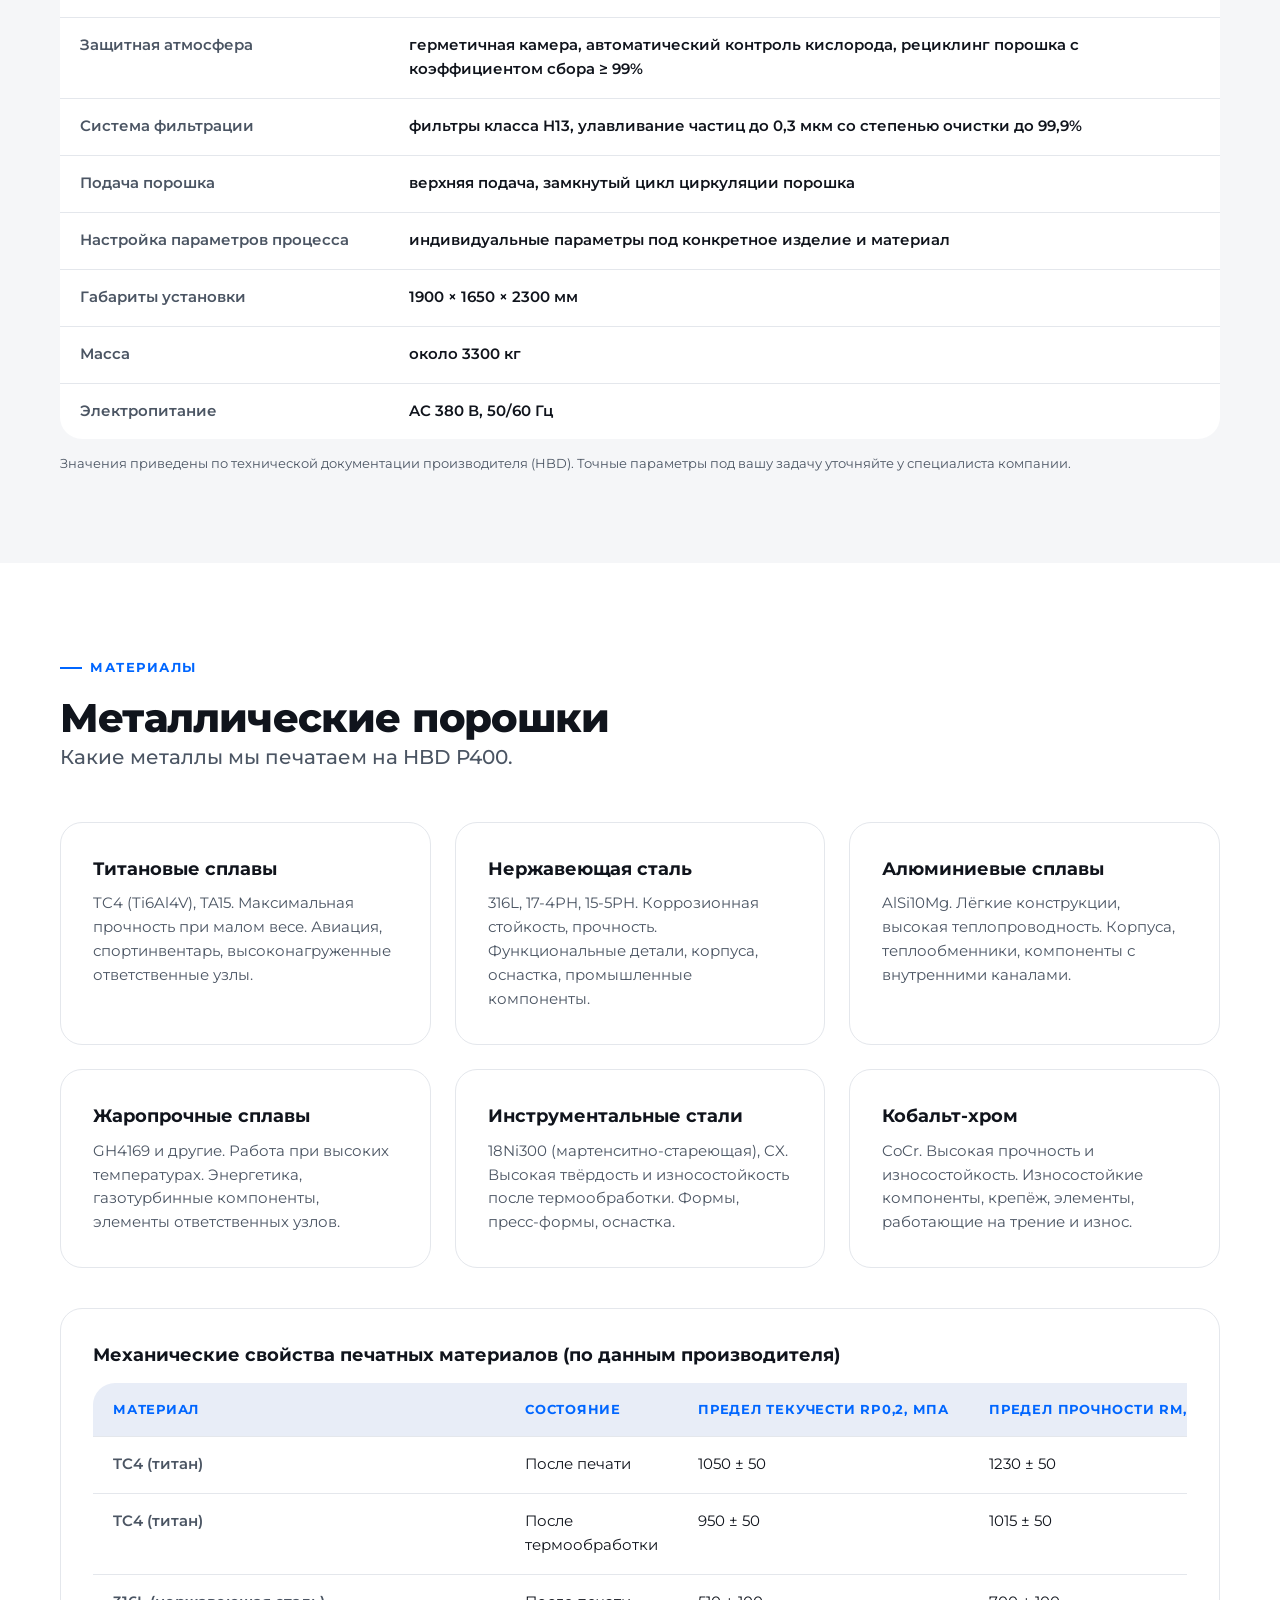
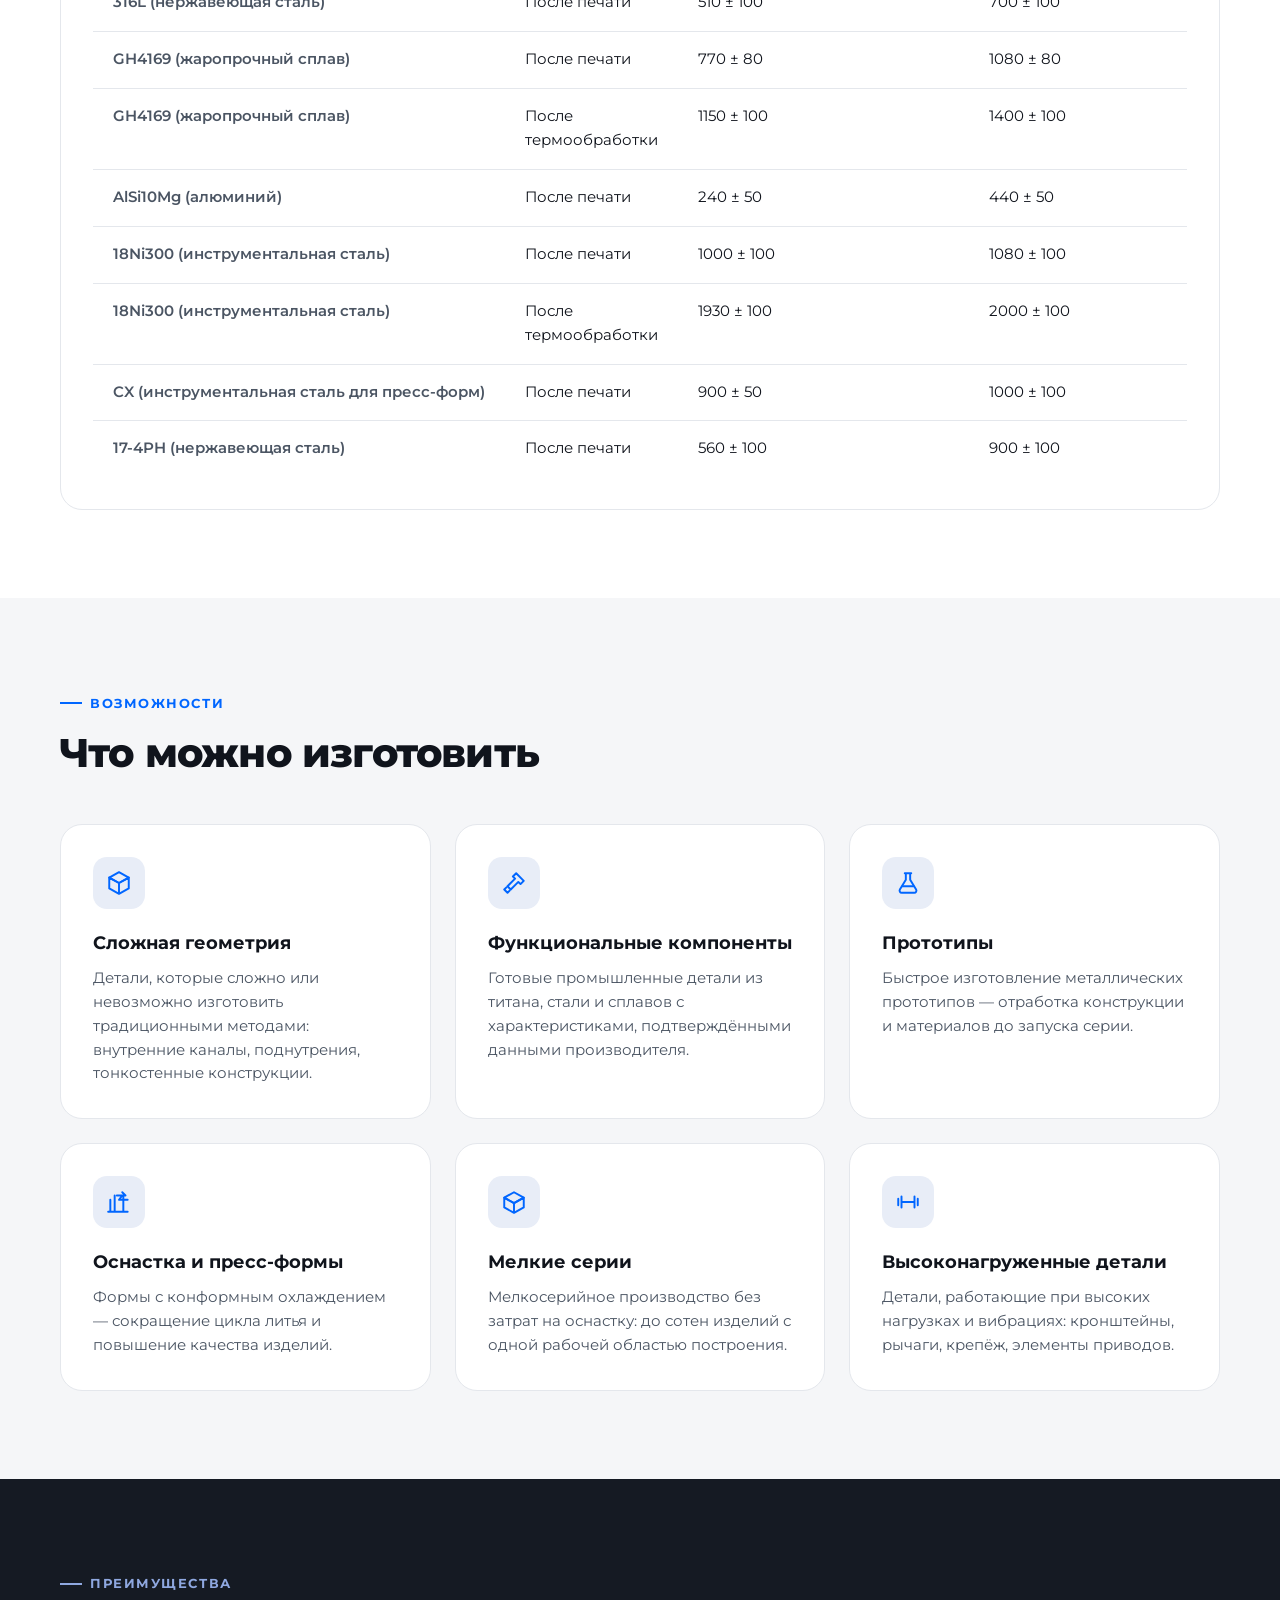
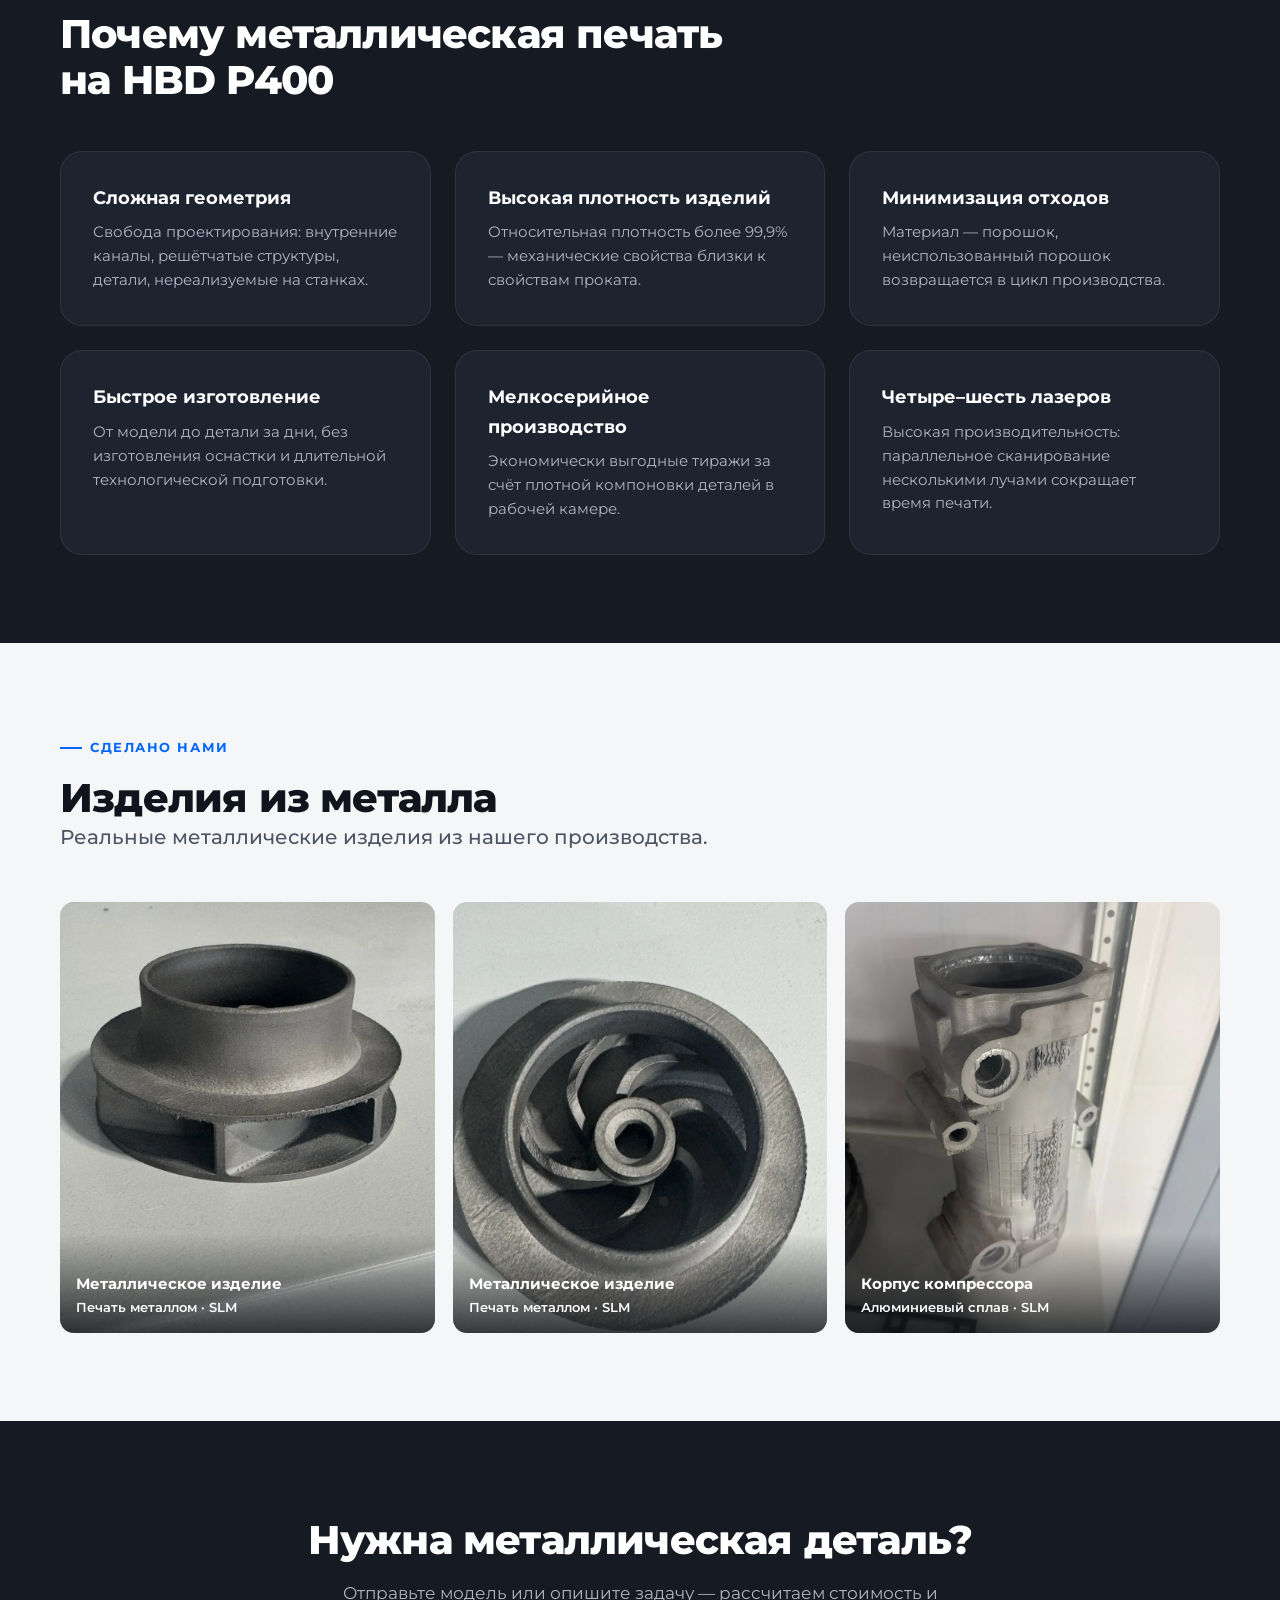
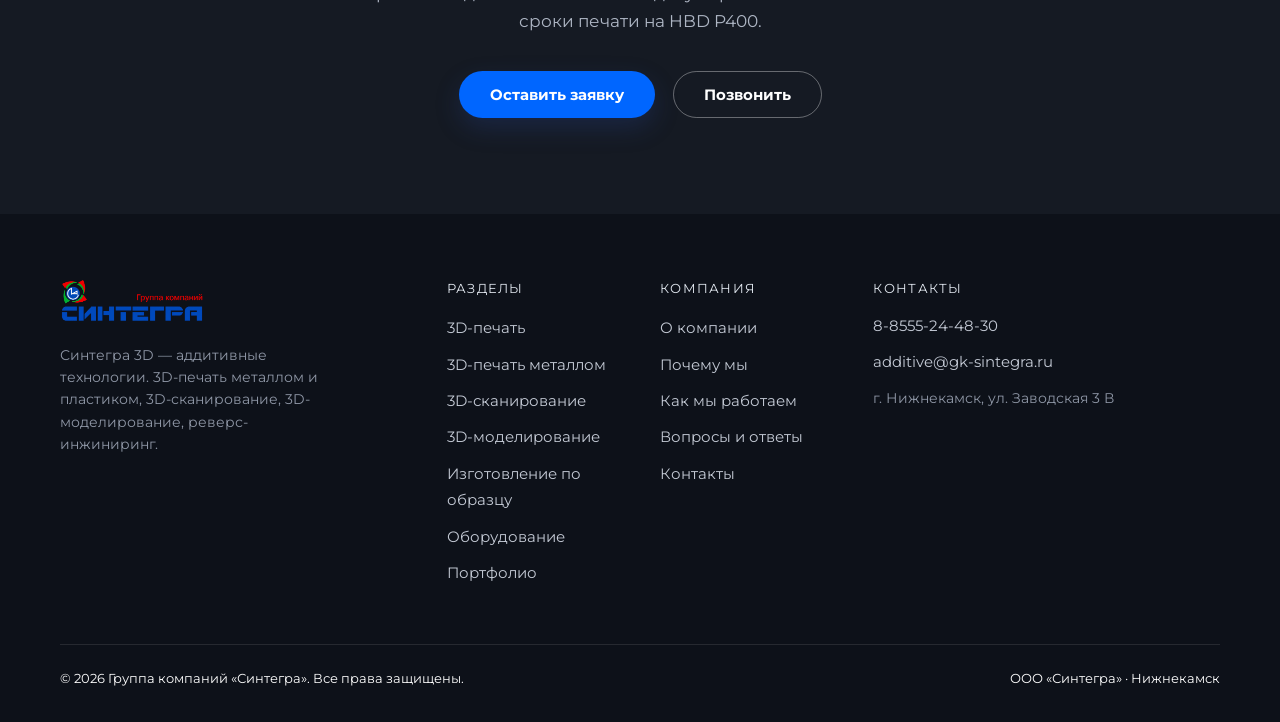
<file: equipment.html>
<!DOCTYPE html>
<html lang="ru">
<head>
  <meta charset="UTF-8">
  <meta name="viewport" content="width=device-width, initial-scale=1.0">
  <title>HBD P400 — промышленная 3D-печать металлом | Синтегра 3D</title>
  <meta name="description" content="Промышленный 3D-принтер HBD P400 (SLM/LPBF): рабочая область 350×400×400 мм, 4–6 лазеров 500/1000 Вт, толщина слоя 20–120 мкм. Титан, нержавеющая сталь, алюминий, жаропрочные сплавы.">
  <link rel="canonical" href="https://sintegra-additive.ru/equipment.html">
  <link rel="shortcut icon" type="image/ico" href="/favicon.ico">
  <link rel="preconnect" href="https://fonts.googleapis.com">
  <link rel="preconnect" href="https://fonts.gstatic.com" crossorigin>
  <link href="https://fonts.googleapis.com/css2?family=Montserrat:wght@400;500;600;700;800&display=swap" rel="stylesheet" media="print" onload="this.media='all'">
  <link rel="stylesheet" href="/css/style.css">
</head>
<body>
<!-- Yandex.Metrika counter -->
<script type="text/javascript">
    (function(m,e,t,r,i,k,a){
        m[i]=m[i]||function(){(m[i].a=m[i].a||[]).push(arguments)};
        m[i].l=1*new Date();
        for (var j = 0; j < document.scripts.length; j++) {if (document.scripts[j].src === r) { return; }}
        k=e.createElement(t),a=e.getElementsByTagName(t)[0],k.async=1,k.src=r,a.parentNode.insertBefore(k,a)
    })(window, document,'script','https://mc.yandex.ru/metrika/tag.js?id=111794412', 'ym');

    ym(111794412, 'init', {ssr:true, webvisor:true, clickmap:true, ecommerce:"dataLayer", referrer: document.referrer, url: location.href, accurateTrackBounce:true, trackLinks:true});
</script>
<noscript><div><img src="https://mc.yandex.ru/watch/111794412" style="position:absolute; left:-9999px;" alt="" /></div></noscript>
<!-- /Yandex.Metrika counter -->
<header class="header">
  <div class="container header__inner">
    <a href="/" class="header__logo">
      <img src="/img/logo-hq.png" alt="Синтегра 3D" width="108" height="36">
    </a>
    <nav class="header__nav">
      <ul class="header__menu">
        <li><a href="/">Главная</a></li>
        <li class="nav__item nav__item--dropdown">
          <a href="/printing.html" class="nav__link nav__link--dropdown">
            Услуги <span class="dropdown-arrow">▾</span>
          </a>
          <ul class="dropdown-menu">
            <li><a href="/printing.html" class="dropdown-menu__link">3D-печать (все материалы)</a></li>
            <li><a href="/3d-pechat-metallom/" class="dropdown-menu__link">3D-печать металлом</a></li>
            <li><a href="/3d-skanirovanie/" class="dropdown-menu__link">3D-сканирование</a></li>
            <li><a href="/modeling.html" class="dropdown-menu__link">3D-моделирование</a></li>
            <li><a href="/izgotovlenie-po-obrazcu/" class="dropdown-menu__link">Изготовление по образцу</a></li>
            <li><a href="/elektroerozionnaya-obrabotka/" class="dropdown-menu__link">Электроэрозионная обработка</a></li>
            <li><a href="/plosko-shlifovalnaya-obrabotka/" class="dropdown-menu__link">Плоское шлифование</a></li>
          </ul>
        </li>
        <li><a href="/equipment.html">Оборудование</a></li>
        <li><a href="/portfolio.html">Портфолио</a></li>
        <li><a href="/contacts.html">Контакты</a></li>
      </ul>
    </nav>
    <div class="header__contacts">
      <a href="tel:+788555244830" class="header__phone">8-8555-24-48-30</a>
      <a href="#" class="btn btn--primary btn--sm" data-open-form>Оставить заявку</a>
    </div>
    <button class="header__burger" aria-label="Меню"><span></span></button>
  </div>
</header>

<main>

  <!-- ======== Первый экран HBD ======== -->
  <section class="hero hero--dark">
    <div class="container hero__inner">
      <div class="hero__content">
        <div class="page-hero__crumbs"><a href="/">Главная</a> / Оборудование</div>
        <div class="hero__badge"><b>SLM / LPBF</b> лазерное сплавление металлических порошков</div>
        <h1 class="h1">HBD P400</h1>
        <p class="hero__lead">Промышленная 3D-печать металлом</p>
        <p class="hero__text">Лазерная установка для производства функциональных изделий из металлических порошков: титановых и алюминиевых сплавов, нержавеющей и инструментальной стали, жаропрочных сплавов. Рабочая область 350×400×400 мм, 4–6 лазеров мощностью 500/1000 Вт, относительная плотность изделий более 99,9%.</p>
        <div class="hero__actions">
          <a href="#" class="btn btn--primary" data-open-form>Рассчитать стоимость</a>
          <a href="/printing.html" class="btn btn--ghost">О технологии печати</a>
        </div>
      </div>
      <div class="hero__media">
        <img src="/img/hbd-p400-hero.jpg" width="1672" height="941" alt="Производственный цех Синтегра с 3D-принтером HBD P400" fetchpriority="high">
      </div>
    </div>
  </section>

  <!-- ======== Характеристики ======== -->
  <section class="section">
    <div class="container">
      <div class="section__head reveal">
        <span class="eyebrow">Характеристики</span>
        <h2 class="h2">Технические параметры HBD P400</h2>
      </div>
      <div class="reveal">
        <table class="spec-table">
          <tbody>
            <tr><td>Технология производства</td><td>SLM / LPBF — селективное лазерное сплавление металлических порошков</td></tr>
            <tr><td>Рабочая область построения</td><td>350 × 400 × 400 мм (высота с учётом плиты построения)</td></tr>
            <tr><td>Лазеры</td><td>4 или 6 лазеров, мощность 500 Вт / 1000 Вт</td></tr>
            <tr><td>Толщина слоя</td><td>20–120 мкм</td></tr>
            <tr><td>Ширина лазерного трека</td><td>70–200 мкм</td></tr>
            <tr><td>Скорость сканирования</td><td>до 10 м/с</td></tr>
            <tr><td>Характерная точность</td><td>0,05–0,2 мм</td></tr>
            <tr><td>Относительная плотность изделий</td><td>99,9% и выше</td></tr>
            <tr><td>Содержание кислорода в камере</td><td>не более 100 ppm</td></tr>
            <tr><td>Защитная атмосфера</td><td>герметичная камера, автоматический контроль кислорода, рециклинг порошка с коэффициентом сбора ≥ 99%</td></tr>
            <tr><td>Система фильтрации</td><td>фильтры класса H13, улавливание частиц до 0,3 мкм со степенью очистки до 99,9%</td></tr>
            <tr><td>Подача порошка</td><td>верхняя подача, замкнутый цикл циркуляции порошка</td></tr>
            <tr><td>Настройка параметров процесса</td><td>индивидуальные параметры под конкретное изделие и материал</td></tr>
            <tr><td>Габариты установки</td><td>1900 × 1650 × 2300 мм</td></tr>
            <tr><td>Масса</td><td>около 3300 кг</td></tr>
            <tr><td>Электропитание</td><td>AC 380 В, 50/60 Гц</td></tr>
          </tbody>
        </table>
        <p style="color:var(--ink-soft);font-size:13px;margin-top:14px">Значения приведены по технической документации производителя (HBD). Точные параметры под вашу задачу уточняйте у специалиста компании.</p>
      </div>
    </div>
  </section>

  <!-- ======== Материалы ======== -->
  <section class="section section--alt" id="materials">
    <div class="container">
      <div class="section__head reveal">
        <span class="eyebrow">Материалы</span>
        <h2 class="h2">Металлические порошки</h2>
        <p class="lead">Какие металлы мы печатаем на HBD P400.</p>
      </div>
      <div class="grid grid--3">
        <div class="card reveal">
          <h3 class="card__title">Титановые сплавы</h3>
          <p class="card__text">TC4 (Ti6Al4V), TA15. Максимальная прочность при малом весе. Авиация, спортинвентарь, высоконагруженные ответственные узлы.</p>
        </div>
        <div class="card reveal">
          <h3 class="card__title">Нержавеющая сталь</h3>
          <p class="card__text">316L, 17-4PH, 15-5PH. Коррозионная стойкость, прочность. Функциональные детали, корпуса, оснастка, промышленные компоненты.</p>
        </div>
        <div class="card reveal">
          <h3 class="card__title">Алюминиевые сплавы</h3>
          <p class="card__text">AlSi10Mg. Лёгкие конструкции, высокая теплопроводность. Корпуса, теплообменники, компоненты с внутренними каналами.</p>
        </div>
        <div class="card reveal">
          <h3 class="card__title">Жаропрочные сплавы</h3>
          <p class="card__text">GH4169 и другие. Работа при высоких температурах. Энергетика, газотурбинные компоненты, элементы ответственных узлов.</p>
        </div>
        <div class="card reveal">
          <h3 class="card__title">Инструментальные стали</h3>
          <p class="card__text">18Ni300 (мартенситно-стареющая), CX. Высокая твёрдость и износостойкость после термообработки. Формы, пресс-формы, оснастка.</p>
        </div>
        <div class="card reveal">
          <h3 class="card__title">Кобальт-хром</h3>
          <p class="card__text">CoCr. Высокая прочность и износостойкость. Износостойкие компоненты, крепёж, элементы, работающие на трение и износ.</p>
        </div>
      </div>
      <div class="reveal" style="margin-top:40px">
        <div class="card">
          <h3 class="card__title" style="margin-bottom:12px">Механические свойства печатных материалов (по данным производителя)</h3>
          <div style="overflow-x:auto">
          <table class="spec-table" style="min-width:680px">
            <thead>
              <tr><th>Материал</th><th>Состояние</th><th>Предел текучести Rp0,2, МПа</th><th>Предел прочности Rm, МПа</th><th>Относительное удлинение A, %</th></tr>
            </thead>
            <tbody>
              <tr><td>TC4 (титан)</td><td>После печати</td><td>1050 ± 50</td><td>1230 ± 50</td><td>7 ± 3</td></tr>
              <tr><td>TC4 (титан)</td><td>После термообработки</td><td>950 ± 50</td><td>1015 ± 50</td><td>13 ± 3</td></tr>
              <tr><td>316L (нержавеющая сталь)</td><td>После печати</td><td>510 ± 100</td><td>700 ± 100</td><td>35 ± 10</td></tr>
              <tr><td>GH4169 (жаропрочный сплав)</td><td>После печати</td><td>770 ± 80</td><td>1080 ± 80</td><td>25 ± 3</td></tr>
              <tr><td>GH4169 (жаропрочный сплав)</td><td>После термообработки</td><td>1150 ± 100</td><td>1400 ± 100</td><td>18 ± 3</td></tr>
              <tr><td>AlSi10Mg (алюминий)</td><td>После печати</td><td>240 ± 50</td><td>440 ± 50</td><td>6 ± 3</td></tr>
              <tr><td>18Ni300 (инструментальная сталь)</td><td>После печати</td><td>1000 ± 100</td><td>1080 ± 100</td><td>8 ± 4</td></tr>
              <tr><td>18Ni300 (инструментальная сталь)</td><td>После термообработки</td><td>1930 ± 100</td><td>2000 ± 100</td><td>4 ± 2</td></tr>
              <tr><td>CX (инструментальная сталь для пресс-форм)</td><td>После печати</td><td>900 ± 50</td><td>1000 ± 100</td><td>16 ± 3</td></tr>
              <tr><td>17-4PH (нержавеющая сталь)</td><td>После печати</td><td>560 ± 100</td><td>900 ± 100</td><td>28 ± 2</td></tr>
            </tbody>
          </table>
          </div>
        </div>
      </div>
    </div>
  </section>

  <!-- ======== Что можно изготовить ======== -->
  <section class="section">
    <div class="container">
      <div class="section__head reveal">
        <span class="eyebrow">Возможности</span>
        <h2 class="h2">Что можно изготовить</h2>
      </div>
      <div class="grid grid--3">
        <div class="card reveal"><div class="card__icon"><svg aria-hidden="true"><use href="/img/icons.svg#cube"></use></svg></div><h3 class="card__title">Сложная геометрия</h3><p class="card__text">Детали, которые сложно или невозможно изготовить традиционными методами: внутренние каналы, поднутрения, тонкостенные конструкции.</p></div>
        <div class="card reveal"><div class="card__icon"><svg aria-hidden="true"><use href="/img/icons.svg#bolt"></use></svg></div><h3 class="card__title">Функциональные компоненты</h3><p class="card__text">Готовые промышленные детали из титана, стали и сплавов с характеристиками, подтверждёнными данными производителя.</p></div>
        <div class="card reveal"><div class="card__icon"><svg aria-hidden="true"><use href="/img/icons.svg#flask"></use></svg></div><h3 class="card__title">Прототипы</h3><p class="card__text">Быстрое изготовление металлических прототипов — отработка конструкции и материалов до запуска серии.</p></div>
        <div class="card reveal"><div class="card__icon"><svg aria-hidden="true"><use href="/img/icons.svg#construction"></use></svg></div><h3 class="card__title">Оснастка и пресс-формы</h3><p class="card__text">Формы с конформным охлаждением — сокращение цикла литья и повышение качества изделий.</p></div>
        <div class="card reveal"><div class="card__icon"><svg aria-hidden="true"><use href="/img/icons.svg#box"></use></svg></div><h3 class="card__title">Мелкие серии</h3><p class="card__text">Мелкосерийное производство без затрат на оснастку: до сотен изделий с одной рабочей областью построения.</p></div>
        <div class="card reveal"><div class="card__icon"><svg aria-hidden="true"><use href="/img/icons.svg#dumbbell"></use></svg></div><h3 class="card__title">Высоконагруженные детали</h3><p class="card__text">Детали, работающие при высоких нагрузках и вибрациях: кронштейны, рычаги, крепёж, элементы приводов.</p></div>
      </div>
    </div>
  </section>

  <!-- ======== Преимущества ======== -->
  <section class="section section--dark">
    <div class="container">
      <div class="section__head reveal">
        <span class="eyebrow">Преимущества</span>
        <h2 class="h2">Почему металлическая печать на HBD P400</h2>
      </div>
      <div class="grid grid--3">
        <div class="card reveal" style="background:var(--graphite-2);border-color:rgba(255,255,255,.08);color:#fff">
          <h3 class="card__title">Сложная геометрия</h3>
          <p class="card__text" style="color:#aeb6c4">Свобода проектирования: внутренние каналы, решётчатые структуры, детали, нереализуемые на станках.</p>
        </div>
        <div class="card reveal" style="background:var(--graphite-2);border-color:rgba(255,255,255,.08);color:#fff">
          <h3 class="card__title">Высокая плотность изделий</h3>
          <p class="card__text" style="color:#aeb6c4">Относительная плотность более 99,9% — механические свойства близки к свойствам проката.</p>
        </div>
        <div class="card reveal" style="background:var(--graphite-2);border-color:rgba(255,255,255,.08);color:#fff">
          <h3 class="card__title">Минимизация отходов</h3>
          <p class="card__text" style="color:#aeb6c4">Материал — порошок, неиспользованный порошок возвращается в цикл производства.</p>
        </div>
        <div class="card reveal" style="background:var(--graphite-2);border-color:rgba(255,255,255,.08);color:#fff">
          <h3 class="card__title">Быстрое изготовление</h3>
          <p class="card__text" style="color:#aeb6c4">От модели до детали за дни, без изготовления оснастки и длительной технологической подготовки.</p>
        </div>
        <div class="card reveal" style="background:var(--graphite-2);border-color:rgba(255,255,255,.08);color:#fff">
          <h3 class="card__title">Мелкосерийное производство</h3>
          <p class="card__text" style="color:#aeb6c4">Экономически выгодные тиражи за счёт плотной компоновки деталей в рабочей камере.</p>
        </div>
        <div class="card reveal" style="background:var(--graphite-2);border-color:rgba(255,255,255,.08);color:#fff">
          <h3 class="card__title">Четыре–шесть лазеров</h3>
          <p class="card__text" style="color:#aeb6c4">Высокая производительность: параллельное сканирование несколькими лучами сокращает время печати.</p>
        </div>
      </div>
    </div>
  </section>

  <!-- ======== Портфолио ======== -->
  <section class="section" id="folio">
    <div class="container">
      <div class="section__head reveal">
        <span class="eyebrow">Сделано нами</span>
        <h2 class="h2">Изделия из металла</h2>
        <p class="lead">Реальные металлические изделия из нашего производства.</p>
      </div>
      <div class="gallery">
        <div class="gallery__item reveal"><img src="/img/photo_2026-06-24_14-54-05.jpg" srcset="/img/photo_2026-06-24_14-54-05.webp 960w" sizes="(max-width: 768px) 45vw, 400px" width="960" height="1280" alt="Металлическое изделие, изготовленное на HBD P400" data-lightbox loading="lazy"><div class="gallery__caption"><b>Металлическое изделие</b>Печать металлом · SLM</div></div>
        <div class="gallery__item reveal"><img src="/img/photo_2026-06-23_15-00-04.jpg" srcset="/img/photo_2026-06-23_15-00-04.webp 960w" sizes="(max-width: 768px) 45vw, 400px" width="960" height="1280" alt="Металлическое изделие, изготовленное на HBD P400" data-lightbox loading="lazy"><div class="gallery__caption"><b>Металлическое изделие</b>Печать металлом · SLM</div></div>
        <div class="gallery__item reveal"><img src="/img/korpus-kompressora.jpg" srcset="/img/korpus-kompressora.webp 960w" sizes="(max-width: 768px) 45vw, 400px" width="960" height="1280" alt="Корпус компрессора из алюминиевого сплава" data-lightbox loading="lazy"><div class="gallery__caption"><b>Корпус компрессора</b>Алюминиевый сплав · SLM</div></div>
      </div>
    </div>
  </section>

  <!-- ======== CTA ======== -->
  <section class="cta">
    <div class="cta__inner container">
      <h2 class="h2">Нужна металлическая деталь?</h2>
      <p>Отправьте модель или опишите задачу — рассчитаем стоимость и сроки печати на HBD P400.</p>
      <a href="#" class="btn btn--primary" data-open-form>Оставить заявку</a>
      <a href="tel:+788555244830" class="btn btn--ghost">Позвонить</a>
    </div>
  </section>

</main>

<footer class="footer">
  <div class="container">
    <div class="footer__inner">
      <div>
        <a href="/" class="footer__logo"><img src="/img/logo-hq.png" alt="Синтегра 3D" width="108" height="36"></a>
        <p class="footer__about">Синтегра 3D — аддитивные технологии. 3D-печать металлом и пластиком, 3D-сканирование, 3D-моделирование, реверс-инжиниринг.</p>
      </div>
      <div>
        <div class="footer__title">Разделы</div>
        <ul class="footer__nav">
  <li><a href="/printing.html">3D-печать</a></li>
  <li><a href="/3d-pechat-metallom/">3D-печать металлом</a></li>
  <li><a href="/3d-skanirovanie/">3D-сканирование</a></li>
  <li><a href="/modeling.html">3D-моделирование</a></li>
  <li><a href="/izgotovlenie-po-obrazcu/">Изготовление по образцу</a></li>
  <li><a href="/equipment.html">Оборудование</a></li>
  <li><a href="/portfolio.html">Портфолио</a></li>
</ul>
      </div>
      <div>
        <div class="footer__title">Компания</div>
        <ul class="footer__nav">
          <li><a href="/#about">О компании</a></li>
          <li><a href="/#why">Почему мы</a></li>
          <li><a href="/#process">Как мы работаем</a></li>
          <li><a href="/#faq">Вопросы и ответы</a></li>
          <li><a href="/contacts.html">Контакты</a></li>
        </ul>
      </div>
      <div>
        <div class="footer__title">Контакты</div>
        <div class="footer__contacts">
          <a href="tel:+788555244830">8-8555-24-48-30</a>
          <a href="mailto:additive@gk-sintegra.ru">additive@gk-sintegra.ru</a>
          <span style="color:#8f97a6;font-size:14px">г. Нижнекамск, ул. Заводская 3&nbsp;В</span>

        </div>
      </div>
    </div>
    <div class="footer__bottom">
      <span>© 2026 Группа компаний «Синтегра». Все права защищены.</span>
      <span>ООО «Синтегра» · Нижнекамск</span>
    </div>
  </div>
</footer>

<!-- Модальное окно заявки -->
<div class="lightbox" id="lead-modal" style="z-index:400;align-items:flex-start;overflow-y:auto;padding:80px 20px 40px">
  <button class="lightbox__close" data-close-form aria-label="Закрыть">×</button>
  <form class="form" data-form style="max-width:640px;margin:0 auto;width:100%">
    <h3 class="form__title">Оставить заявку</h3>
    <p class="form__sub">Заполните форму — мы свяжемся с вами в ближайшее время.</p>
    <div class="form-grid">
      <div class="form-field"><label>Имя *</label><input name="name" type="text" placeholder="Ваше имя" required minlength="2"></div>
      <div class="form-field"><label>Телефон *</label><input name="phone" type="tel" placeholder="+7 (___) ___-__-__" required></div>
      <div class="form-field"><label>E-mail</label><input name="email" type="email" placeholder="Ваш e-mail"></div>
      <div class="form-field"><label>Что необходимо изготовить? *</label><input name="task" type="text" placeholder="Например: корпусная деталь, 100 шт." required></div>
      <div class="form-field form-field--full"><label>Комментарий</label><textarea name="comment" placeholder="Опишите задачу подробнее"></textarea></div>
      <div class="form-field form-field--full">
        <div class="form-file"><svg aria-hidden="true"><use href="/img/icons.svg#paperclip"></use></svg><span class="form-file__name">Прикрепить файл (модель, чертёж, фото) — до 25 МБ</span><input name="file" type="file" accept=".stl,.obj,.3mf,.step,.stp,.pdf,.dxf,.dwg,.jpg,.jpeg,.png,.zip" aria-label="Прикрепить файл ТЗ или 3D-модель"></div>
        <div class="form-hint-file">STL, OBJ, 3MF, STEP, PDF, DXF, DWG, JPG, PNG, ZIP</div>
      </div>
      <div class="form-field form-field--full">
        <label class="form-consent"><input name="consent" type="checkbox" required><span>Я согласен на обработку персональных данных в соответствии с <a href="#" title="Политика обработки персональных данных — добавим документ">политикой обработки персональных данных</a></span></label>
      </div>
      <div class="form-field form-field--full">
        <button type="submit" class="btn btn--primary btn--block">Отправить заявку</button>
        <div class="form-msg"></div>
      </div>
    </div>
  </form>
</div>

<!-- Мобильная панель -->
<div class="mobile-bar">
  <a href="tel:+788555244830">
    <svg viewBox="0 0 24 24" fill="none" stroke="currentColor" stroke-width="2"><path d="M22 16.92v3a2 2 0 0 1-2.18 2 19.79 19.79 0 0 1-8.63-3.07 19.5 19.5 0 0 1-6-6A19.79 19.79 0 0 1 2.08 4.18 2 2 0 0 1 4.06 2h3a2 2 0 0 1 2 1.72c.13.96.36 1.9.7 2.81a2 2 0 0 1-.45 2.11L8.09 9.91a16 16 0 0 0 6 6l1.27-1.27a2 2 0 0 1 2.11-.45c.91.34 1.85.57 2.81.7A2 2 0 0 1 22 16.92z"/></svg>
    Позвонить
  </a>
  <a href="#" data-open-form class="is-accent">
    <svg viewBox="0 0 24 24" fill="none" stroke="currentColor" stroke-width="2"><path d="M21 15a2 2 0 0 1-2 2H7l-4 4V5a2 2 0 0 1 2-2h14a2 2 0 0 1 2 2z"/></svg>
    Оставить заявку
  </a>
  <a href="mailto:additive@gk-sintegra.ru">
    <svg viewBox="0 0 24 24" fill="none" stroke="currentColor" stroke-width="2"><rect x="2" y="4" width="20" height="16" rx="2"/><path d="m22 7-10 6L2 7"/></svg>
    Написать
  </a>
</div>

<script>
  var modal = document.getElementById('lead-modal');
  document.querySelectorAll('[data-open-form]').forEach(function (btn) {
    btn.addEventListener('click', function (e) { e.preventDefault(); modal.classList.add('is-open'); });
  });
  document.querySelectorAll('[data-close-form]').forEach(function (btn) {
    btn.addEventListener('click', function () { modal.classList.remove('is-open'); });
  });
  modal.addEventListener('click', function (e) { if (e.target === modal) modal.classList.remove('is-open'); });
</script>
<script src="/js/main.js" defer></script>
</body>
</html>
</file>
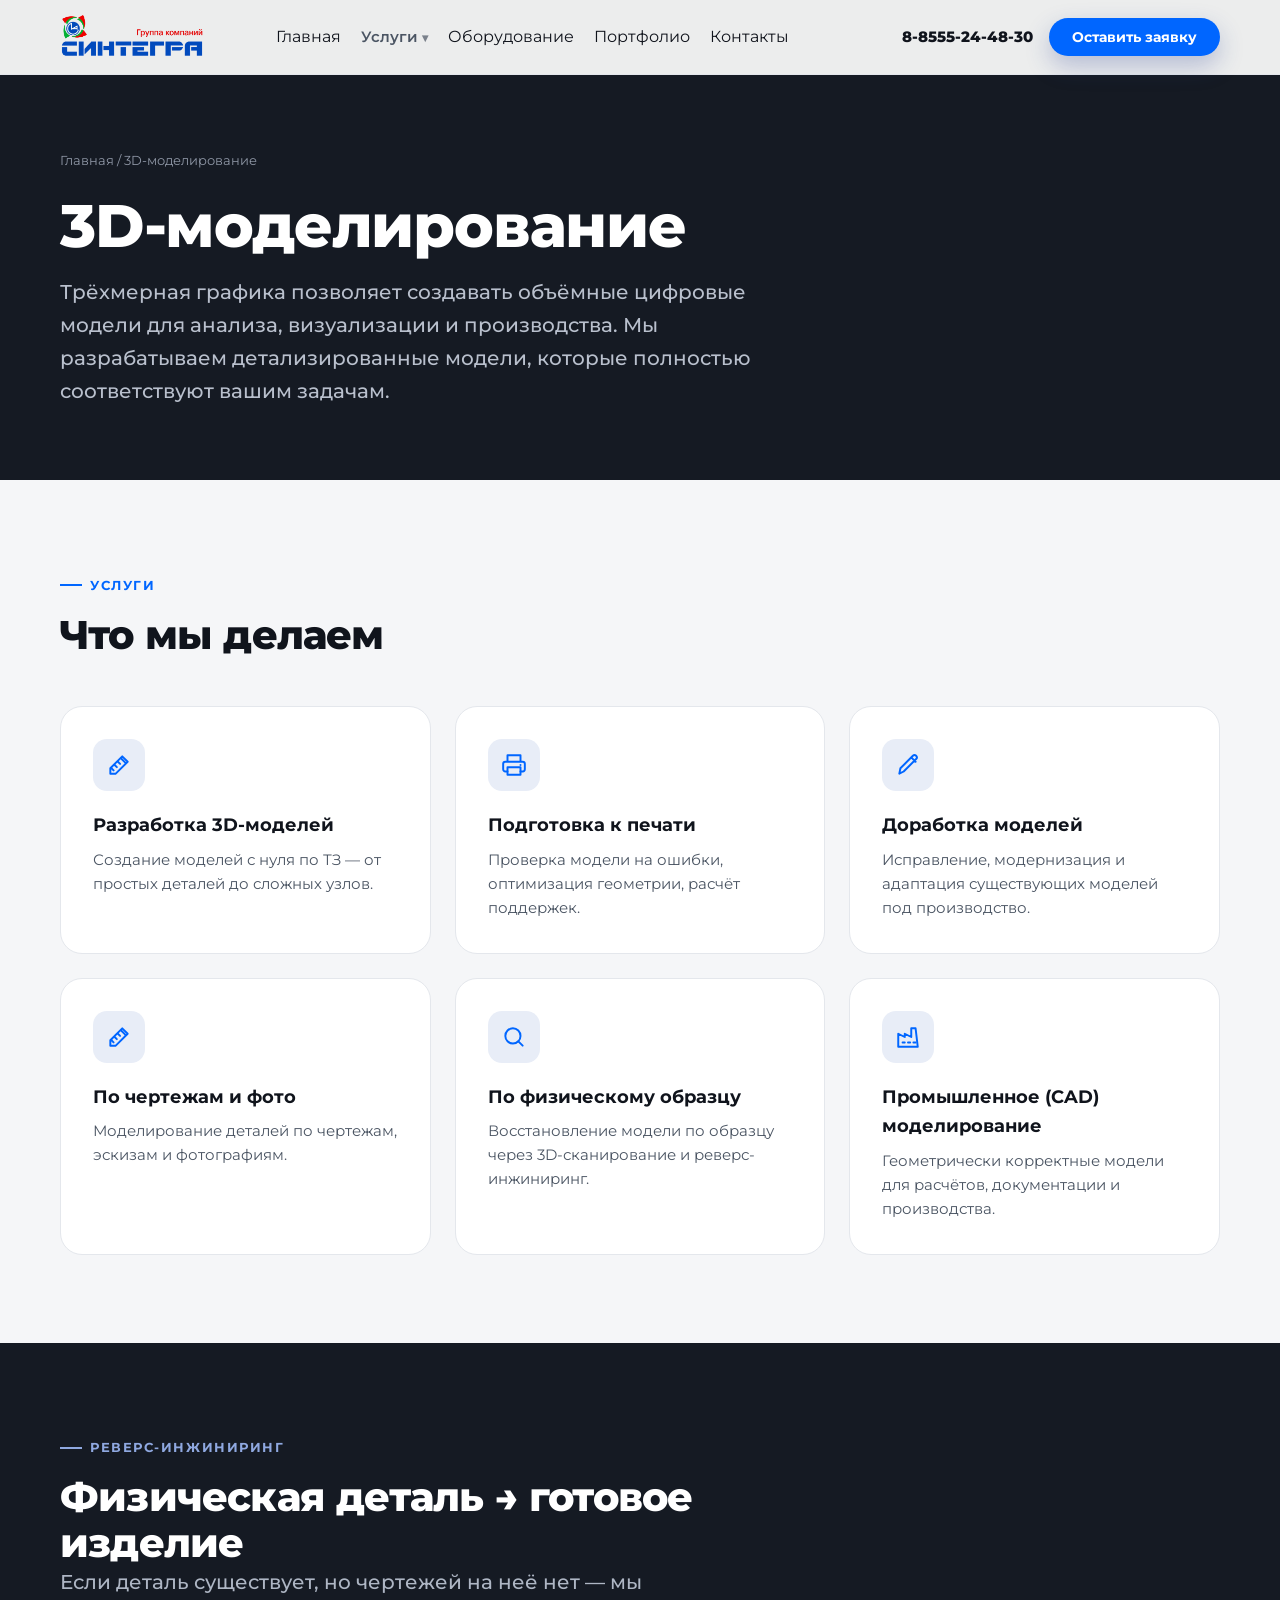
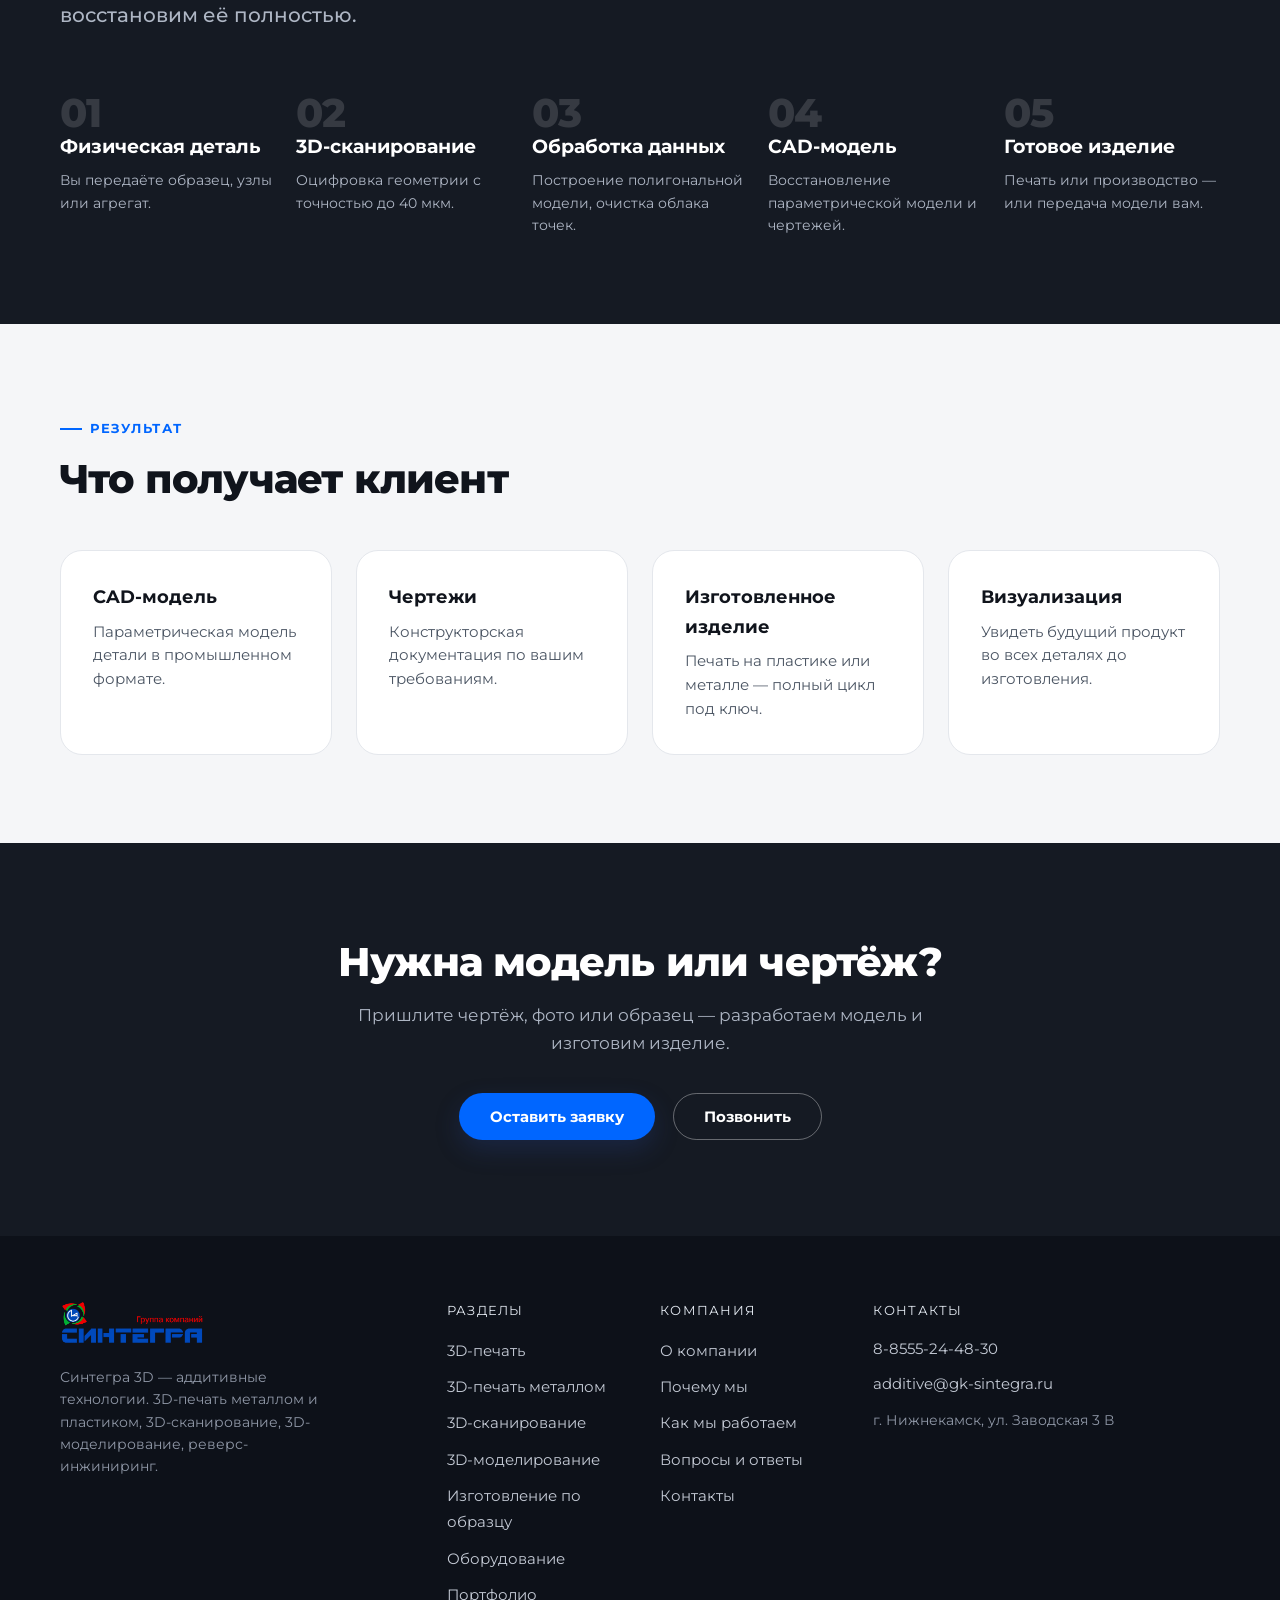
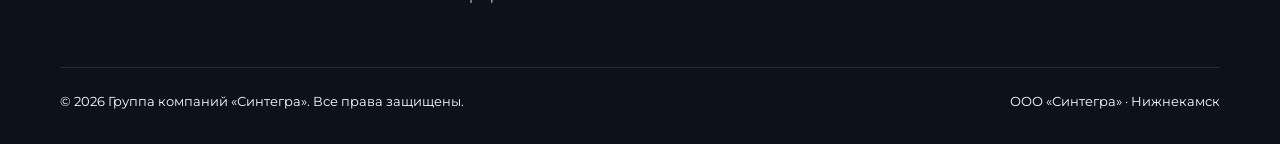
<file: modeling.html>
<!DOCTYPE html>
<html lang="ru">
<head>
  <meta charset="UTF-8">
  <meta name="viewport" content="width=device-width, initial-scale=1.0">
  <title>3D-моделирование и реверс-инжиниринг | Синтегра 3D</title>
  <meta name="description" content="3D-моделирование на заказ: разработка моделей, подготовка к печати, моделирование по чертежу, фото и физическому образцу. Реверс-инжиниринг: деталь → 3D-модель → изделие.">
  <link rel="canonical" href="https://sintegra-additive.ru/modeling.html">
  <link rel="shortcut icon" type="image/ico" href="/favicon.ico">
  <link rel="preconnect" href="https://fonts.googleapis.com">
  <link rel="preconnect" href="https://fonts.gstatic.com" crossorigin>
  <link href="https://fonts.googleapis.com/css2?family=Montserrat:wght@400;500;600;700;800&display=swap" rel="stylesheet" media="print" onload="this.media='all'">
  <link rel="stylesheet" href="/css/style.css">
</head>
<body>
<!-- Yandex.Metrika counter -->
<script type="text/javascript">
    (function(m,e,t,r,i,k,a){
        m[i]=m[i]||function(){(m[i].a=m[i].a||[]).push(arguments)};
        m[i].l=1*new Date();
        for (var j = 0; j < document.scripts.length; j++) {if (document.scripts[j].src === r) { return; }}
        k=e.createElement(t),a=e.getElementsByTagName(t)[0],k.async=1,k.src=r,a.parentNode.insertBefore(k,a)
    })(window, document,'script','https://mc.yandex.ru/metrika/tag.js?id=111794412', 'ym');

    ym(111794412, 'init', {ssr:true, webvisor:true, clickmap:true, ecommerce:"dataLayer", referrer: document.referrer, url: location.href, accurateTrackBounce:true, trackLinks:true});
</script>
<noscript><div><img src="https://mc.yandex.ru/watch/111794412" style="position:absolute; left:-9999px;" alt="" /></div></noscript>
<!-- /Yandex.Metrika counter -->
<header class="header">
  <div class="container header__inner">
    <a href="/" class="header__logo">
      <img src="/img/logo-hq.png" alt="Синтегра 3D" width="108" height="36">
    </a>
    <nav class="header__nav">
      <ul class="header__menu">
        <li><a href="/">Главная</a></li>
        <li class="nav__item nav__item--dropdown">
          <a href="/printing.html" class="nav__link nav__link--dropdown">
            Услуги <span class="dropdown-arrow">▾</span>
          </a>
          <ul class="dropdown-menu">
            <li><a href="/printing.html" class="dropdown-menu__link">3D-печать (все материалы)</a></li>
            <li><a href="/3d-pechat-metallom/" class="dropdown-menu__link">3D-печать металлом</a></li>
            <li><a href="/3d-skanirovanie/" class="dropdown-menu__link">3D-сканирование</a></li>
            <li><a href="/modeling.html" class="dropdown-menu__link">3D-моделирование</a></li>
            <li><a href="/izgotovlenie-po-obrazcu/" class="dropdown-menu__link">Изготовление по образцу</a></li>
            <li><a href="/elektroerozionnaya-obrabotka/" class="dropdown-menu__link">Электроэрозионная обработка</a></li>
            <li><a href="/plosko-shlifovalnaya-obrabotka/" class="dropdown-menu__link">Плоское шлифование</a></li>
          </ul>
        </li>
        <li><a href="/equipment.html">Оборудование</a></li>
        <li><a href="/portfolio.html">Портфолио</a></li>
        <li><a href="/contacts.html">Контакты</a></li>
      </ul>
    </nav>
    <div class="header__contacts">
      <a href="tel:+788555244830" class="header__phone">8-8555-24-48-30</a>
      <a href="#" class="btn btn--primary btn--sm" data-open-form>Оставить заявку</a>
    </div>
    <button class="header__burger" aria-label="Меню"><span></span></button>
  </div>
</header>

<main>

  <!-- ======== Первый экран ======== -->
  <section class="page-hero">
    <div class="container">
      <div class="page-hero__crumbs"><a href="/">Главная</a> / 3D-моделирование</div>
      <h1 class="h1" style="margin-bottom:16px"><span class="nowrap">3D-моделирование</span></h1>
      <p class="lead">Трёхмерная графика позволяет создавать объёмные цифровые модели для анализа, визуализации и производства. Мы разрабатываем детализированные модели, которые полностью соответствуют вашим задачам.</p>
    </div>
  </section>

  <!-- ======== Услуги ======== -->
  <section class="section">
    <div class="container">
      <div class="section__head reveal">
        <span class="eyebrow">Услуги</span>
        <h2 class="h2">Что мы делаем</h2>
      </div>
      <div class="grid grid--3">
        <div class="card reveal"><div class="card__icon"><svg aria-hidden="true"><use href="/img/icons.svg#ruler"></use></svg></div><h3 class="card__title">Разработка 3D-моделей</h3><p class="card__text">Создание моделей с нуля по ТЗ — от простых деталей до сложных узлов.</p></div>
        <div class="card reveal"><div class="card__icon"><svg aria-hidden="true"><use href="/img/icons.svg#printer"></use></svg></div><h3 class="card__title">Подготовка к печати</h3><p class="card__text">Проверка модели на ошибки, оптимизация геометрии, расчёт поддержек.</p></div>
        <div class="card reveal"><div class="card__icon"><svg aria-hidden="true"><use href="/img/icons.svg#pencil"></use></svg></div><h3 class="card__title">Доработка моделей</h3><p class="card__text">Исправление, модернизация и адаптация существующих моделей под производство.</p></div>
        <div class="card reveal"><div class="card__icon"><svg aria-hidden="true"><use href="/img/icons.svg#ruler"></use></svg></div><h3 class="card__title">По чертежам и фото</h3><p class="card__text">Моделирование деталей по чертежам, эскизам и фотографиям.</p></div>
        <div class="card reveal"><div class="card__icon"><svg aria-hidden="true"><use href="/img/icons.svg#search"></use></svg></div><h3 class="card__title">По физическому образцу</h3><p class="card__text">Восстановление модели по образцу через 3D-сканирование и реверс-инжиниринг.</p></div>
        <div class="card reveal"><div class="card__icon"><svg aria-hidden="true"><use href="/img/icons.svg#factory"></use></svg></div><h3 class="card__title">Промышленное (CAD) моделирование</h3><p class="card__text">Геометрически корректные модели для расчётов, документации и производства.</p></div>
      </div>
    </div>
  </section>

  <!-- ======== Реверс-инжиниринг ======== -->
  <section class="section section--dark" id="reverse">
    <div class="container">
      <div class="section__head reveal">
        <span class="eyebrow">Реверс-инжиниринг</span>
        <h2 class="h2">Физическая деталь → готовое изделие</h2>
        <p class="lead">Если деталь существует, но чертежей на неё нет — мы восстановим её полностью.</p>
      </div>
      <div class="steps">
        <div class="step reveal"><h3 class="step__title">Физическая деталь</h3><p class="step__text">Вы передаёте образец, узлы или агрегат.</p></div>
        <div class="step reveal"><h3 class="step__title">3D-сканирование</h3><p class="step__text">Оцифровка геометрии с точностью до 40 мкм.</p></div>
        <div class="step reveal"><h3 class="step__title">Обработка данных</h3><p class="step__text">Построение полигональной модели, очистка облака точек.</p></div>
        <div class="step reveal"><h3 class="step__title">CAD-модель</h3><p class="step__text">Восстановление параметрической модели и чертежей.</p></div>
        <div class="step reveal"><h3 class="step__title">Готовое изделие</h3><p class="step__text">Печать или производство — или передача модели вам.</p></div>
      </div>
    </div>
  </section>

  <!-- ======== Что получает клиент ======== -->
  <section class="section">
    <div class="container">
      <div class="section__head reveal">
        <span class="eyebrow">Результат</span>
        <h2 class="h2">Что получает клиент</h2>
      </div>
      <div class="grid grid--4">
        <div class="card reveal">
          <h3 class="card__title">CAD-модель</h3>
          <p class="card__text">Параметрическая модель детали в промышленном формате.</p>
        </div>
        <div class="card reveal">
          <h3 class="card__title">Чертежи</h3>
          <p class="card__text">Конструкторская документация по вашим требованиям.</p>
        </div>
        <div class="card reveal">
          <h3 class="card__title">Изготовленное изделие</h3>
          <p class="card__text">Печать на пластике или металле — полный цикл под ключ.</p>
        </div>
        <div class="card reveal">
          <h3 class="card__title">Визуализация</h3>
          <p class="card__text">Увидеть будущий продукт во всех деталях до изготовления.</p>
        </div>
      </div>
    </div>
  </section>

  <!-- ======== CTA ======== -->
  <section class="cta">
    <div class="cta__inner container">
      <h2 class="h2">Нужна модель или чертёж?</h2>
      <p>Пришлите чертёж, фото или образец — разработаем модель и изготовим изделие.</p>
      <a href="#" class="btn btn--primary" data-open-form>Оставить заявку</a>
      <a href="tel:+788555244830" class="btn btn--ghost">Позвонить</a>
    </div>
  </section>

</main>

<footer class="footer">
  <div class="container">
    <div class="footer__inner">
      <div>
        <a href="/" class="footer__logo"><img src="/img/logo-hq.png" alt="Синтегра 3D" width="108" height="36"></a>
        <p class="footer__about">Синтегра 3D — аддитивные технологии. 3D-печать металлом и пластиком, 3D-сканирование, 3D-моделирование, реверс-инжиниринг.</p>
      </div>
      <div>
        <div class="footer__title">Разделы</div>
        <ul class="footer__nav">
  <li><a href="/printing.html">3D-печать</a></li>
  <li><a href="/3d-pechat-metallom/">3D-печать металлом</a></li>
  <li><a href="/3d-skanirovanie/">3D-сканирование</a></li>
  <li><a href="/modeling.html">3D-моделирование</a></li>
  <li><a href="/izgotovlenie-po-obrazcu/">Изготовление по образцу</a></li>
  <li><a href="/equipment.html">Оборудование</a></li>
  <li><a href="/portfolio.html">Портфолио</a></li>
</ul>
      </div>
      <div>
        <div class="footer__title">Компания</div>
        <ul class="footer__nav">
          <li><a href="/#about">О компании</a></li>
          <li><a href="/#why">Почему мы</a></li>
          <li><a href="/#process">Как мы работаем</a></li>
          <li><a href="/#faq">Вопросы и ответы</a></li>
          <li><a href="/contacts.html">Контакты</a></li>
        </ul>
      </div>
      <div>
        <div class="footer__title">Контакты</div>
        <div class="footer__contacts">
          <a href="tel:+788555244830">8-8555-24-48-30</a>
          <a href="mailto:additive@gk-sintegra.ru">additive@gk-sintegra.ru</a>
          <span style="color:#8f97a6;font-size:14px">г. Нижнекамск, ул. Заводская 3&nbsp;В</span>

        </div>
      </div>
    </div>
    <div class="footer__bottom">
      <span>© 2026 Группа компаний «Синтегра». Все права защищены.</span>
      <span>ООО «Синтегра» · Нижнекамск</span>
    </div>
  </div>
</footer>

<!-- Модальное окно заявки -->
<div class="lightbox" id="lead-modal" style="z-index:400;align-items:flex-start;overflow-y:auto;padding:80px 20px 40px">
  <button class="lightbox__close" data-close-form aria-label="Закрыть">×</button>
  <form class="form" data-form style="max-width:640px;margin:0 auto;width:100%">
    <h3 class="form__title">Оставить заявку</h3>
    <p class="form__sub">Заполните форму — мы свяжемся с вами в ближайшее время.</p>
    <div class="form-grid">
      <div class="form-field"><label>Имя *</label><input name="name" type="text" placeholder="Ваше имя" required minlength="2"></div>
      <div class="form-field"><label>Телефон *</label><input name="phone" type="tel" placeholder="+7 (___) ___-__-__" required></div>
      <div class="form-field"><label>E-mail</label><input name="email" type="email" placeholder="Ваш e-mail"></div>
      <div class="form-field"><label>Что необходимо изготовить? *</label><input name="task" type="text" placeholder="Например: восстановить модель по образцу" required></div>
      <div class="form-field form-field--full"><label>Комментарий</label><textarea name="comment" placeholder="Опишите задачу подробнее"></textarea></div>
      <div class="form-field form-field--full">
        <div class="form-file"><svg aria-hidden="true"><use href="/img/icons.svg#paperclip"></use></svg><span class="form-file__name">Прикрепить файл (модель, чертёж, фото) — до 25 МБ</span><input name="file" type="file" accept=".stl,.obj,.3mf,.step,.stp,.pdf,.dxf,.dwg,.jpg,.jpeg,.png,.zip" aria-label="Прикрепить файл ТЗ или 3D-модель"></div>
        <div class="form-hint-file">STL, OBJ, 3MF, STEP, PDF, DXF, DWG, JPG, PNG, ZIP</div>
      </div>
      <div class="form-field form-field--full">
        <label class="form-consent"><input name="consent" type="checkbox" required><span>Я согласен на обработку персональных данных в соответствии с <a href="#" title="Политика обработки персональных данных — добавим документ">политикой обработки персональных данных</a></span></label>
      </div>
      <div class="form-field form-field--full">
        <button type="submit" class="btn btn--primary btn--block">Отправить заявку</button>
        <div class="form-msg"></div>
      </div>
    </div>
  </form>
</div>

<!-- Мобильная панель -->
<div class="mobile-bar">
  <a href="tel:+788555244830">
    <svg viewBox="0 0 24 24" fill="none" stroke="currentColor" stroke-width="2"><path d="M22 16.92v3a2 2 0 0 1-2.18 2 19.79 19.79 0 0 1-8.63-3.07 19.5 19.5 0 0 1-6-6A19.79 19.79 0 0 1 2.08 4.18 2 2 0 0 1 4.06 2h3a2 2 0 0 1 2 1.72c.13.96.36 1.9.7 2.81a2 2 0 0 1-.45 2.11L8.09 9.91a16 16 0 0 0 6 6l1.27-1.27a2 2 0 0 1 2.11-.45c.91.34 1.85.57 2.81.7A2 2 0 0 1 22 16.92z"/></svg>
    Позвонить
  </a>
  <a href="#" data-open-form class="is-accent">
    <svg viewBox="0 0 24 24" fill="none" stroke="currentColor" stroke-width="2"><path d="M21 15a2 2 0 0 1-2 2H7l-4 4V5a2 2 0 0 1 2-2h14a2 2 0 0 1 2 2z"/></svg>
    Оставить заявку
  </a>
  <a href="mailto:additive@gk-sintegra.ru">
    <svg viewBox="0 0 24 24" fill="none" stroke="currentColor" stroke-width="2"><rect x="2" y="4" width="20" height="16" rx="2"/><path d="m22 7-10 6L2 7"/></svg>
    Написать
  </a>
</div>

<script>
  var modal = document.getElementById('lead-modal');
  document.querySelectorAll('[data-open-form]').forEach(function (btn) {
    btn.addEventListener('click', function (e) { e.preventDefault(); modal.classList.add('is-open'); });
  });
  document.querySelectorAll('[data-close-form]').forEach(function (btn) {
    btn.addEventListener('click', function () { modal.classList.remove('is-open'); });
  });
  modal.addEventListener('click', function (e) { if (e.target === modal) modal.classList.remove('is-open'); });
</script>
<script src="/js/main.js" defer></script>
</body>
</html>
</file>
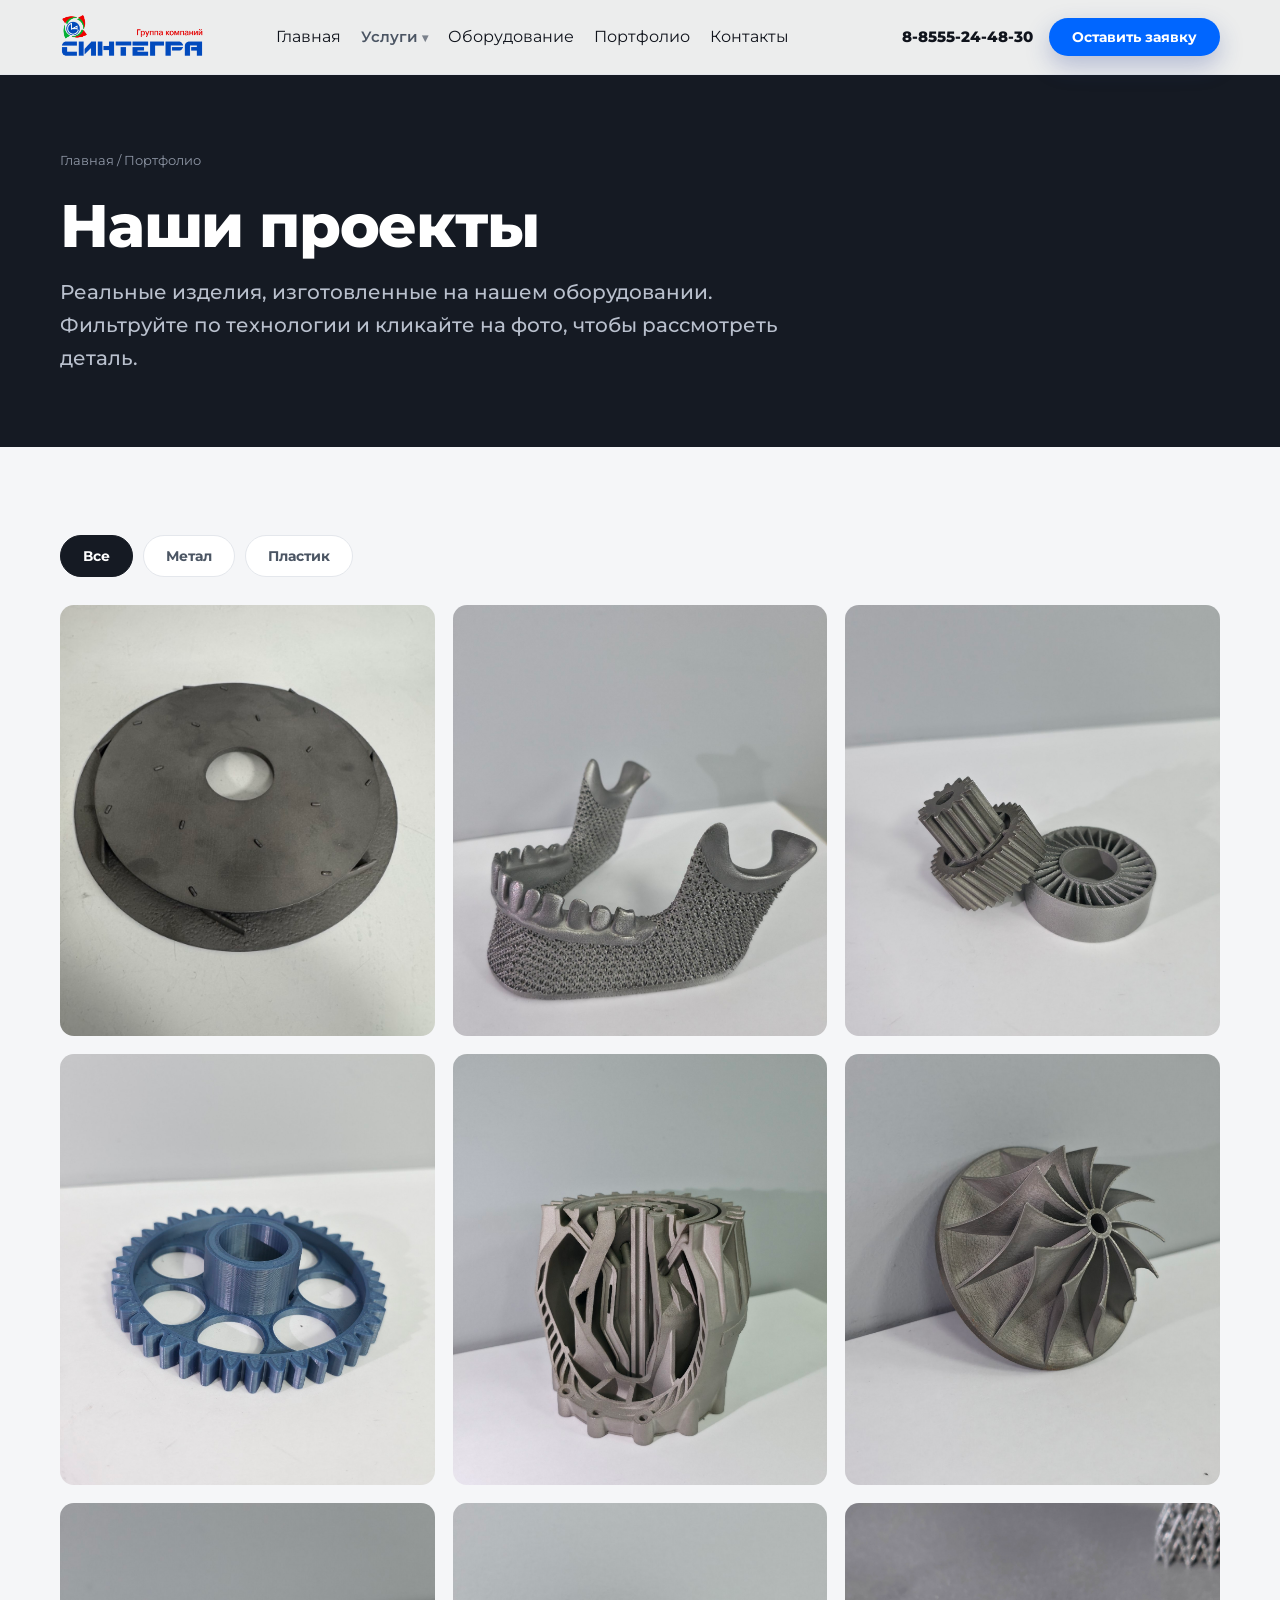
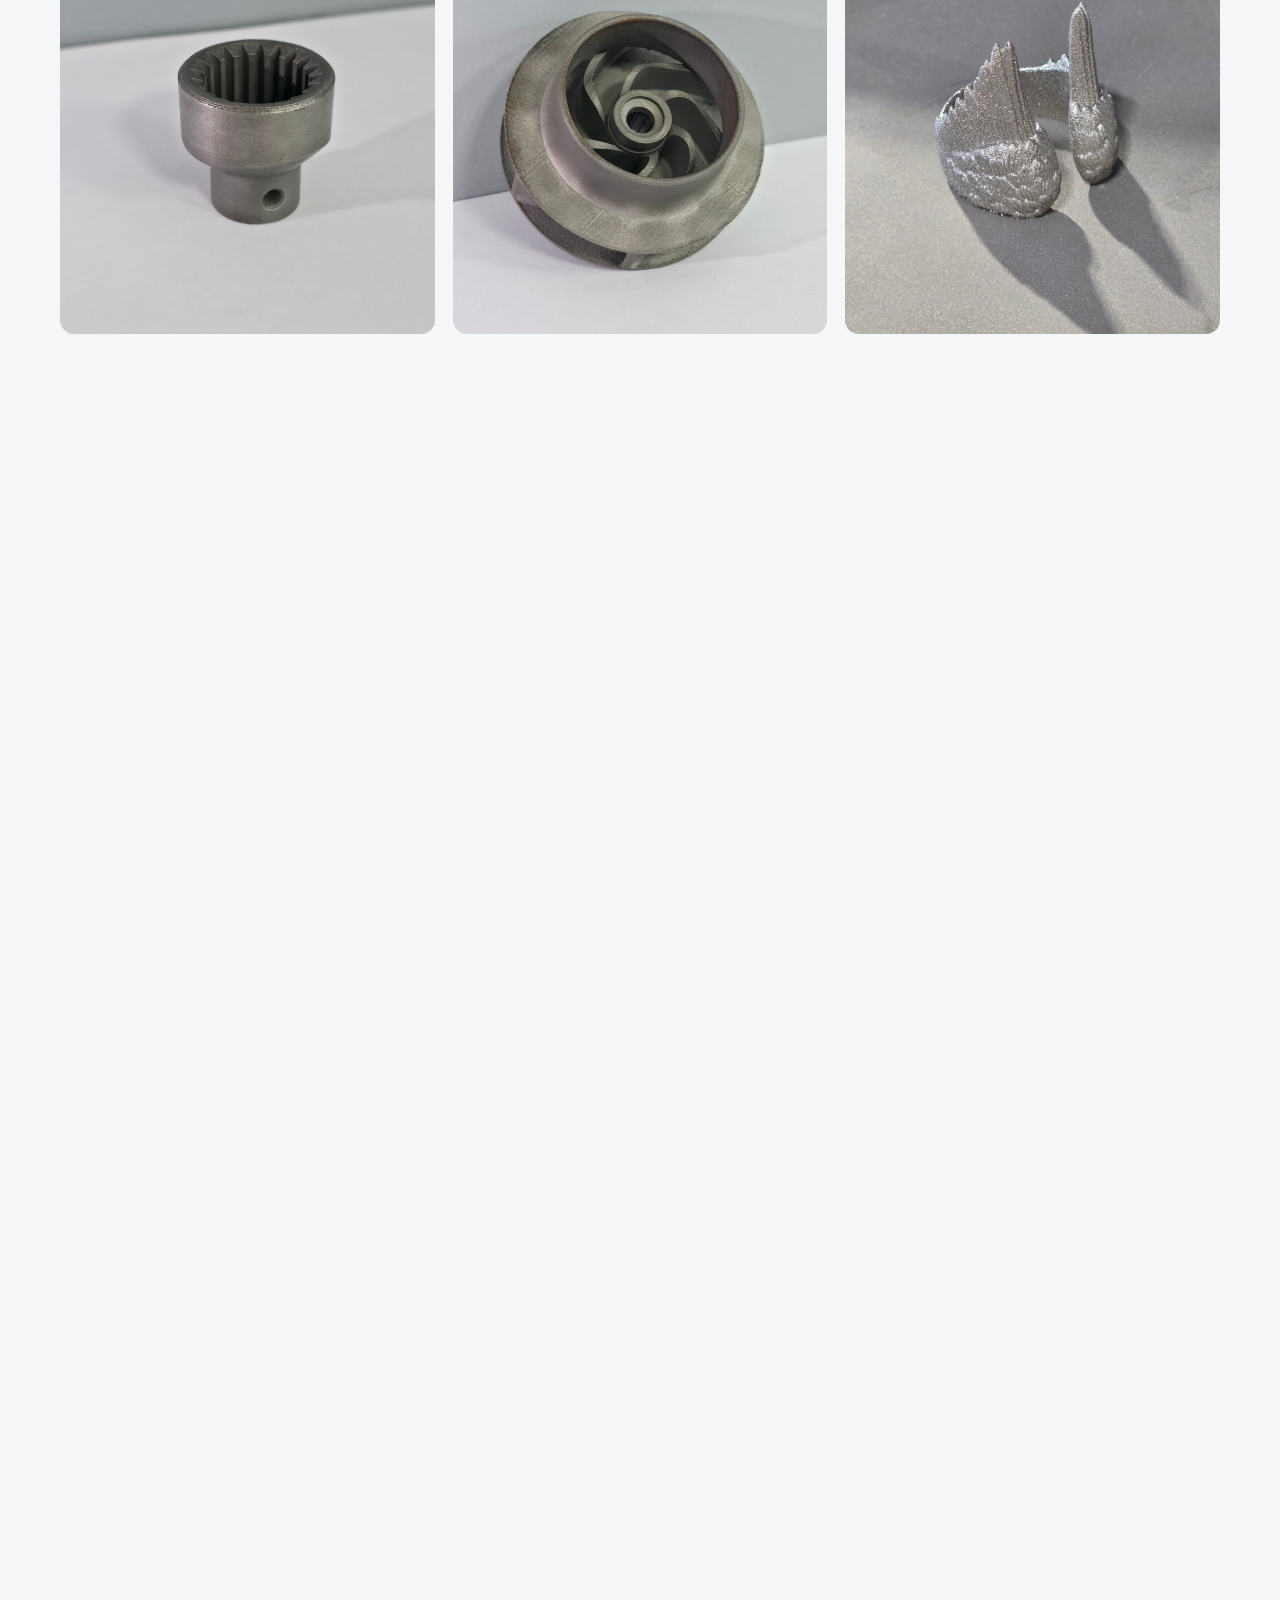
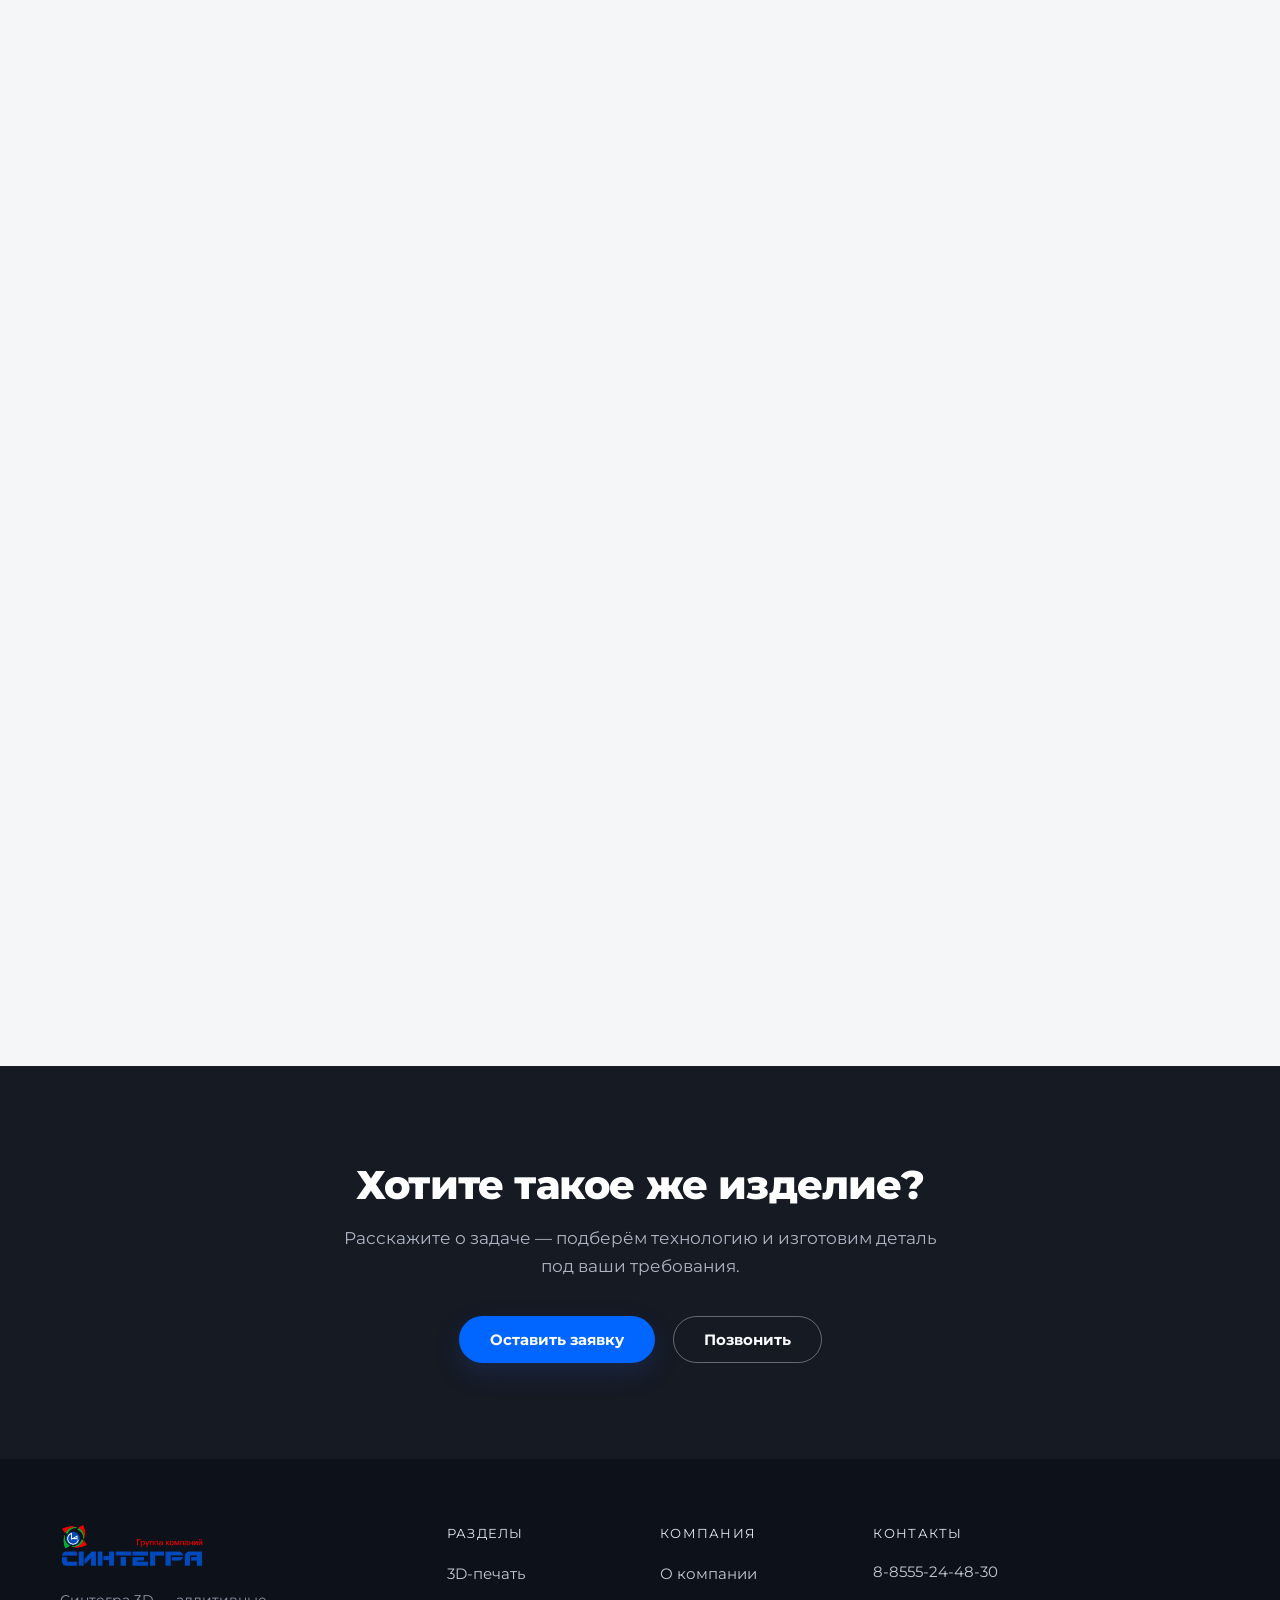
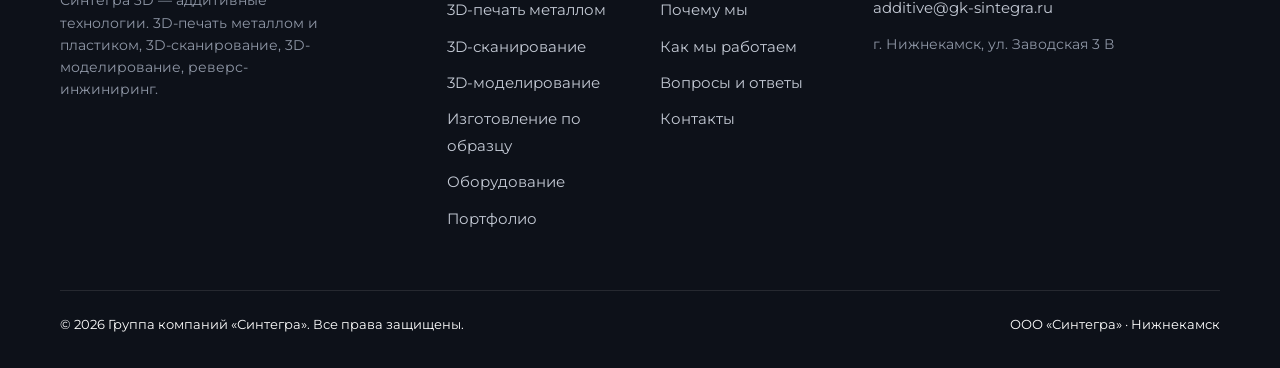
<file: portfolio.html>
<!DOCTYPE html>
<html lang="ru">
<head>
  <meta charset="UTF-8">
  <meta name="viewport" content="width=device-width, initial-scale=1.0">
  <title>Портфолио — наши проекты 3D-печати | Синтегра 3D</title>
  <meta name="description" content="Реальные проекты Синтегра 3D: изделия из пластика и металла, изготовленные методом 3D-печати. Рабочие колёса насосов, корпуса, шестерни, уплотнения и другие детали.">
  <link rel="canonical" href="https://sintegra-additive.ru/portfolio.html">
  <link rel="shortcut icon" type="image/ico" href="/favicon.ico">
  <link rel="preconnect" href="https://fonts.googleapis.com">
  <link rel="preconnect" href="https://fonts.gstatic.com" crossorigin>
  <link href="https://fonts.googleapis.com/css2?family=Montserrat:wght@400;500;600;700;800&display=swap" rel="stylesheet" media="print" onload="this.media='all'">
  <link rel="stylesheet" href="/css/style.css">
</head>
<body>
<!-- Yandex.Metrika counter -->
<script type="text/javascript">
    (function(m,e,t,r,i,k,a){
        m[i]=m[i]||function(){(m[i].a=m[i].a||[]).push(arguments)};
        m[i].l=1*new Date();
        for (var j = 0; j < document.scripts.length; j++) {if (document.scripts[j].src === r) { return; }}
        k=e.createElement(t),a=e.getElementsByTagName(t)[0],k.async=1,k.src=r,a.parentNode.insertBefore(k,a)
    })(window, document,'script','https://mc.yandex.ru/metrika/tag.js?id=111794412', 'ym');

    ym(111794412, 'init', {ssr:true, webvisor:true, clickmap:true, ecommerce:"dataLayer", referrer: document.referrer, url: location.href, accurateTrackBounce:true, trackLinks:true});
</script>
<noscript><div><img src="https://mc.yandex.ru/watch/111794412" style="position:absolute; left:-9999px;" alt="" /></div></noscript>
<!-- /Yandex.Metrika counter -->
<header class="header">
  <div class="container header__inner">
    <a href="/" class="header__logo">
      <img src="/img/logo-hq.png" alt="Синтегра 3D" width="108" height="36">
    </a>
    <nav class="header__nav">
      <ul class="header__menu">
        <li><a href="/">Главная</a></li>
        <li class="nav__item nav__item--dropdown">
          <a href="/printing.html" class="nav__link nav__link--dropdown">
            Услуги <span class="dropdown-arrow">▾</span>
          </a>
          <ul class="dropdown-menu">
            <li><a href="/printing.html" class="dropdown-menu__link">3D-печать (все материалы)</a></li>
            <li><a href="/3d-pechat-metallom/" class="dropdown-menu__link">3D-печать металлом</a></li>
            <li><a href="/3d-skanirovanie/" class="dropdown-menu__link">3D-сканирование</a></li>
            <li><a href="/modeling.html" class="dropdown-menu__link">3D-моделирование</a></li>
            <li><a href="/izgotovlenie-po-obrazcu/" class="dropdown-menu__link">Изготовление по образцу</a></li>
            <li><a href="/elektroerozionnaya-obrabotka/" class="dropdown-menu__link">Электроэрозионная обработка</a></li>
            <li><a href="/plosko-shlifovalnaya-obrabotka/" class="dropdown-menu__link">Плоское шлифование</a></li>
          </ul>
        </li>
        <li><a href="/equipment.html">Оборудование</a></li>
        <li><a href="/portfolio.html">Портфолио</a></li>
        <li><a href="/contacts.html">Контакты</a></li>
      </ul>
    </nav>
    <div class="header__contacts">
      <a href="tel:+788555244830" class="header__phone">8-8555-24-48-30</a>
      <a href="#" class="btn btn--primary btn--sm" data-open-form>Оставить заявку</a>
    </div>
    <button class="header__burger" aria-label="Меню"><span></span></button>
  </div>
</header>

<main>

  <!-- ======== Первый экран ======== -->
  <section class="page-hero">
    <div class="container">
      <div class="page-hero__crumbs"><a href="/">Главная</a> / Портфолио</div>
      <h1 class="h1" style="margin-bottom:16px">Наши проекты</h1>
      <p class="lead">Реальные изделия, изготовленные на нашем оборудовании. Фильтруйте по технологии и кликайте на фото, чтобы рассмотреть деталь.</p>
    </div>
  </section>

  <!-- ======== Галерея ======== -->
  <section class="section">
    <div class="container">
      <div class="gallery" data-gallery>

        <div class="gallery__filter" role="group" aria-label="Фильтр проектов">
          <button type="button" class="is-active" data-filter="all" aria-pressed="true">Все</button>
          <button type="button" data-filter="metal" aria-pressed="false">Метал</button>
          <button type="button" data-filter="plastic" aria-pressed="false">Пластик</button>
        </div>

        <div class="gallery__item reveal" data-category="metal"><img src="/img/metal/portfolio-1.jpg" alt="Рабочее колесо насоса из металла" data-lightbox loading="lazy"></div>
        <div class="gallery__item reveal" data-category="metal"><img src="/img/metal/portfolio-2.jpg" alt="Корпусная металлическая деталь" data-lightbox loading="lazy"></div>
        <div class="gallery__item reveal" data-category="metal"><img src="/img/metal/portfolio-3.jpg" alt="Металлические шестерни" data-lightbox loading="lazy"></div>
        <div class="gallery__item reveal" data-category="metal"><img src="/img/metal/portfolio-4.jpg" alt="Металлические ролики" data-lightbox loading="lazy"></div>
        <div class="gallery__item reveal" data-category="metal"><img src="/img/metal/portfolio-5.jpg" alt="Металлический шнек" data-lightbox loading="lazy"></div>
        <div class="gallery__item reveal" data-category="metal"><img src="/img/metal/portfolio-6.jpg" alt="Металлическая крыльчатка" data-lightbox loading="lazy"></div>
        <div class="gallery__item reveal" data-category="metal"><img src="/img/metal/portfolio-7.jpg" alt="Металлический демпфер" data-lightbox loading="lazy"></div>
        <div class="gallery__item reveal" data-category="metal"><img src="/img/metal/portfolio-8.jpg" alt="Металлический ролик с подшипником" data-lightbox loading="lazy"></div>
        <div class="gallery__item reveal" data-category="metal"><img src="/img/metal/portfolio-9.jpg" alt="Металлическая мембрана насоса" data-lightbox loading="lazy"></div>
        <div class="gallery__item reveal" data-category="metal"><img src="/img/metal/portfolio-10.jpg" alt="Металлическое изделие SLM-печати" data-lightbox loading="lazy"></div>
        <div class="gallery__item reveal" data-category="metal"><img src="/img/metal/portfolio-12.jpg" alt="Металлическая деталь сложной формы" data-lightbox loading="lazy"></div>
        <div class="gallery__item reveal" data-category="metal"><img src="/img/metal/portfolio-13.jpg" alt="Металлическая деталь после печати" data-lightbox loading="lazy"></div>
        <div class="gallery__item reveal" data-category="metal"><img src="/img/metal/portfolio-14.jpg" alt="Металлический промышленный компонент" data-lightbox loading="lazy"></div>
        <div class="gallery__item reveal" data-category="metal"><img src="/img/metal/portfolio-15.jpg" alt="Корпус компрессора из металла" data-lightbox loading="lazy"></div>
        <div class="gallery__item reveal" data-category="metal"><img src="/img/metal/portfolio-16.jpg" alt="Металлическое изделие" data-lightbox loading="lazy"></div>
        <div class="gallery__item reveal" data-category="metal"><img src="/img/metal/portfolio-16.webp" alt="Металлическое изделие HBD P400" data-lightbox loading="lazy"></div>

        <div class="gallery__item reveal" data-category="plastic"><img src="/img/plastic/IMG_0057.JPG" alt="Изделие из пластика, вид 1" data-lightbox loading="lazy"></div>
        <div class="gallery__item reveal" data-category="plastic"><img src="/img/plastic/IMG_0058.JPG" alt="Изделие из пластика, вид 2" data-lightbox loading="lazy"></div>
        <div class="gallery__item reveal" data-category="plastic"><img src="/img/plastic/IMG_0059.JPG" alt="Изделие из пластика, вид 3" data-lightbox loading="lazy"></div>
        <div class="gallery__item reveal" data-category="plastic"><img src="/img/plastic/IMG_0060.JPG" alt="Изделие из пластика, вид 4" data-lightbox loading="lazy"></div>
        <div class="gallery__item reveal" data-category="plastic"><img src="/img/plastic/IMG_0061.JPG" alt="Изделие из пластика, вид 5" data-lightbox loading="lazy"></div>
        <div class="gallery__item reveal" data-category="plastic"><img src="/img/plastic/IMG_0062.JPG" alt="Изделие из пластика, вид 6" data-lightbox loading="lazy"></div>
        <div class="gallery__item reveal" data-category="plastic"><img src="/img/plastic/IMG_0063.JPG" alt="Изделие из пластика, вид 7" data-lightbox loading="lazy"></div>

      </div>
    </div>
  </section>

  <!-- ======== CTA ======== -->
  <section class="cta">
    <div class="cta__inner container">
      <h2 class="h2">Хотите такое же изделие?</h2>
      <p>Расскажите о задаче — подберём технологию и изготовим деталь под ваши требования.</p>
      <a href="#" class="btn btn--primary" data-open-form>Оставить заявку</a>
      <a href="tel:+788555244830" class="btn btn--ghost">Позвонить</a>
    </div>
  </section>

</main>

<footer class="footer">
  <div class="container">
    <div class="footer__inner">
      <div>
        <a href="/" class="footer__logo"><img src="/img/logo-hq.png" alt="Синтегра 3D" width="108" height="36"></a>
        <p class="footer__about">Синтегра 3D — аддитивные технологии. 3D-печать металлом и пластиком, 3D-сканирование, 3D-моделирование, реверс-инжиниринг.</p>
      </div>
      <div>
        <div class="footer__title">Разделы</div>
        <ul class="footer__nav">
  <li><a href="/printing.html">3D-печать</a></li>
  <li><a href="/3d-pechat-metallom/">3D-печать металлом</a></li>
  <li><a href="/3d-skanirovanie/">3D-сканирование</a></li>
  <li><a href="/modeling.html">3D-моделирование</a></li>
  <li><a href="/izgotovlenie-po-obrazcu/">Изготовление по образцу</a></li>
  <li><a href="/equipment.html">Оборудование</a></li>
  <li><a href="/portfolio.html">Портфолио</a></li>
</ul>
      </div>
      <div>
        <div class="footer__title">Компания</div>
        <ul class="footer__nav">
          <li><a href="/#about">О компании</a></li>
          <li><a href="/#why">Почему мы</a></li>
          <li><a href="/#process">Как мы работаем</a></li>
          <li><a href="/#faq">Вопросы и ответы</a></li>
          <li><a href="/contacts.html">Контакты</a></li>
        </ul>
      </div>
      <div>
        <div class="footer__title">Контакты</div>
        <div class="footer__contacts">
          <a href="tel:+788555244830">8-8555-24-48-30</a>
          <a href="mailto:additive@gk-sintegra.ru">additive@gk-sintegra.ru</a>
          <span style="color:#8f97a6;font-size:14px">г. Нижнекамск, ул. Заводская 3&nbsp;В</span>

        </div>
      </div>
    </div>
    <div class="footer__bottom">
      <span>© 2026 Группа компаний «Синтегра». Все права защищены.</span>
      <span>ООО «Синтегра» · Нижнекамск</span>
    </div>
  </div>
</footer>

<!-- Увеличенный просмотр фотографий -->
<div class="lightbox" id="gallery-lightbox" data-gallery-lightbox role="dialog" aria-modal="true" aria-label="Увеличенная фотография">
  <button class="lightbox__close" type="button" data-close-lightbox aria-label="Закрыть">×</button>
  <img alt="">
</div>

<!-- Модальное окно заявки -->
<div class="lightbox" id="lead-modal" style="z-index:400;align-items:flex-start;overflow-y:auto;padding:80px 20px 40px">
  <button class="lightbox__close" data-close-form aria-label="Закрыть">×</button>
  <form class="form" data-form style="max-width:640px;margin:0 auto;width:100%">
    <h3 class="form__title">Оставить заявку</h3>
    <p class="form__sub">Заполните форму — мы свяжемся с вами в ближайшее время.</p>
    <div class="form-grid">
      <div class="form-field"><label>Имя *</label><input name="name" type="text" placeholder="Ваше имя" required minlength="2"></div>
      <div class="form-field"><label>Телефон *</label><input name="phone" type="tel" placeholder="+7 (___) ___-__-__" required></div>
      <div class="form-field"><label>E-mail</label><input name="email" type="email" placeholder="Ваш e-mail"></div>
      <div class="form-field"><label>Что необходимо изготовить? *</label><input name="task" type="text" placeholder="Например: корпусная деталь, 100 шт." required></div>
      <div class="form-field form-field--full"><label>Комментарий</label><textarea name="comment" placeholder="Опишите задачу подробнее"></textarea></div>
      <div class="form-field form-field--full">
        <div class="form-file"><svg aria-hidden="true"><use href="/img/icons.svg#paperclip"></use></svg><span class="form-file__name">Прикрепить файл (модель, чертёж, фото) — до 25 МБ</span><input name="file" type="file" accept=".stl,.obj,.3mf,.step,.stp,.pdf,.dxf,.dwg,.jpg,.jpeg,.png,.zip" aria-label="Прикрепить файл ТЗ или 3D-модель"></div>
        <div class="form-hint-file">STL, OBJ, 3MF, STEP, PDF, DXF, DWG, JPG, PNG, ZIP</div>
      </div>
      <div class="form-field form-field--full">
        <label class="form-consent"><input name="consent" type="checkbox" required><span>Я согласен на обработку персональных данных в соответствии с <a href="#" title="Политика обработки персональных данных — добавим документ">политикой обработки персональных данных</a></span></label>
      </div>
      <div class="form-field form-field--full">
        <button type="submit" class="btn btn--primary btn--block">Отправить заявку</button>
        <div class="form-msg"></div>
      </div>
    </div>
  </form>
</div>

<!-- Мобильная панель -->
<div class="mobile-bar">
  <a href="tel:+788555244830">
    <svg viewBox="0 0 24 24" fill="none" stroke="currentColor" stroke-width="2"><path d="M22 16.92v3a2 2 0 0 1-2.18 2 19.79 19.79 0 0 1-8.63-3.07 19.5 19.5 0 0 1-6-6A19.79 19.79 0 0 1 2.08 4.18 2 2 0 0 1 4.06 2h3a2 2 0 0 1 2 1.72c.13.96.36 1.9.7 2.81a2 2 0 0 1-.45 2.11L8.09 9.91a16 16 0 0 0 6 6l1.27-1.27a2 2 0 0 1 2.11-.45c.91.34 1.85.57 2.81.7A2 2 0 0 1 22 16.92z"/></svg>
    Позвонить
  </a>
  <a href="#" data-open-form class="is-accent">
    <svg viewBox="0 0 24 24" fill="none" stroke="currentColor" stroke-width="2"><path d="M21 15a2 2 0 0 1-2 2H7l-4 4V5a2 2 0 0 1 2-2h14a2 2 0 0 1 2 2z"/></svg>
    Оставить заявку
  </a>
  <a href="mailto:additive@gk-sintegra.ru">
    <svg viewBox="0 0 24 24" fill="none" stroke="currentColor" stroke-width="2"><rect x="2" y="4" width="20" height="16" rx="2"/><path d="m22 7-10 6L2 7"/></svg>
    Написать
  </a>
</div>

<script>
  var modal = document.getElementById('lead-modal');
  document.querySelectorAll('[data-open-form]').forEach(function (btn) {
    btn.addEventListener('click', function (e) { e.preventDefault(); modal.classList.add('is-open'); });
  });
  document.querySelectorAll('[data-close-form]').forEach(function (btn) {
    btn.addEventListener('click', function () { modal.classList.remove('is-open'); });
  });
  modal.addEventListener('click', function (e) { if (e.target === modal) modal.classList.remove('is-open'); });
</script>
<script src="/js/main.js" defer></script>
</body>
</html>
</file>
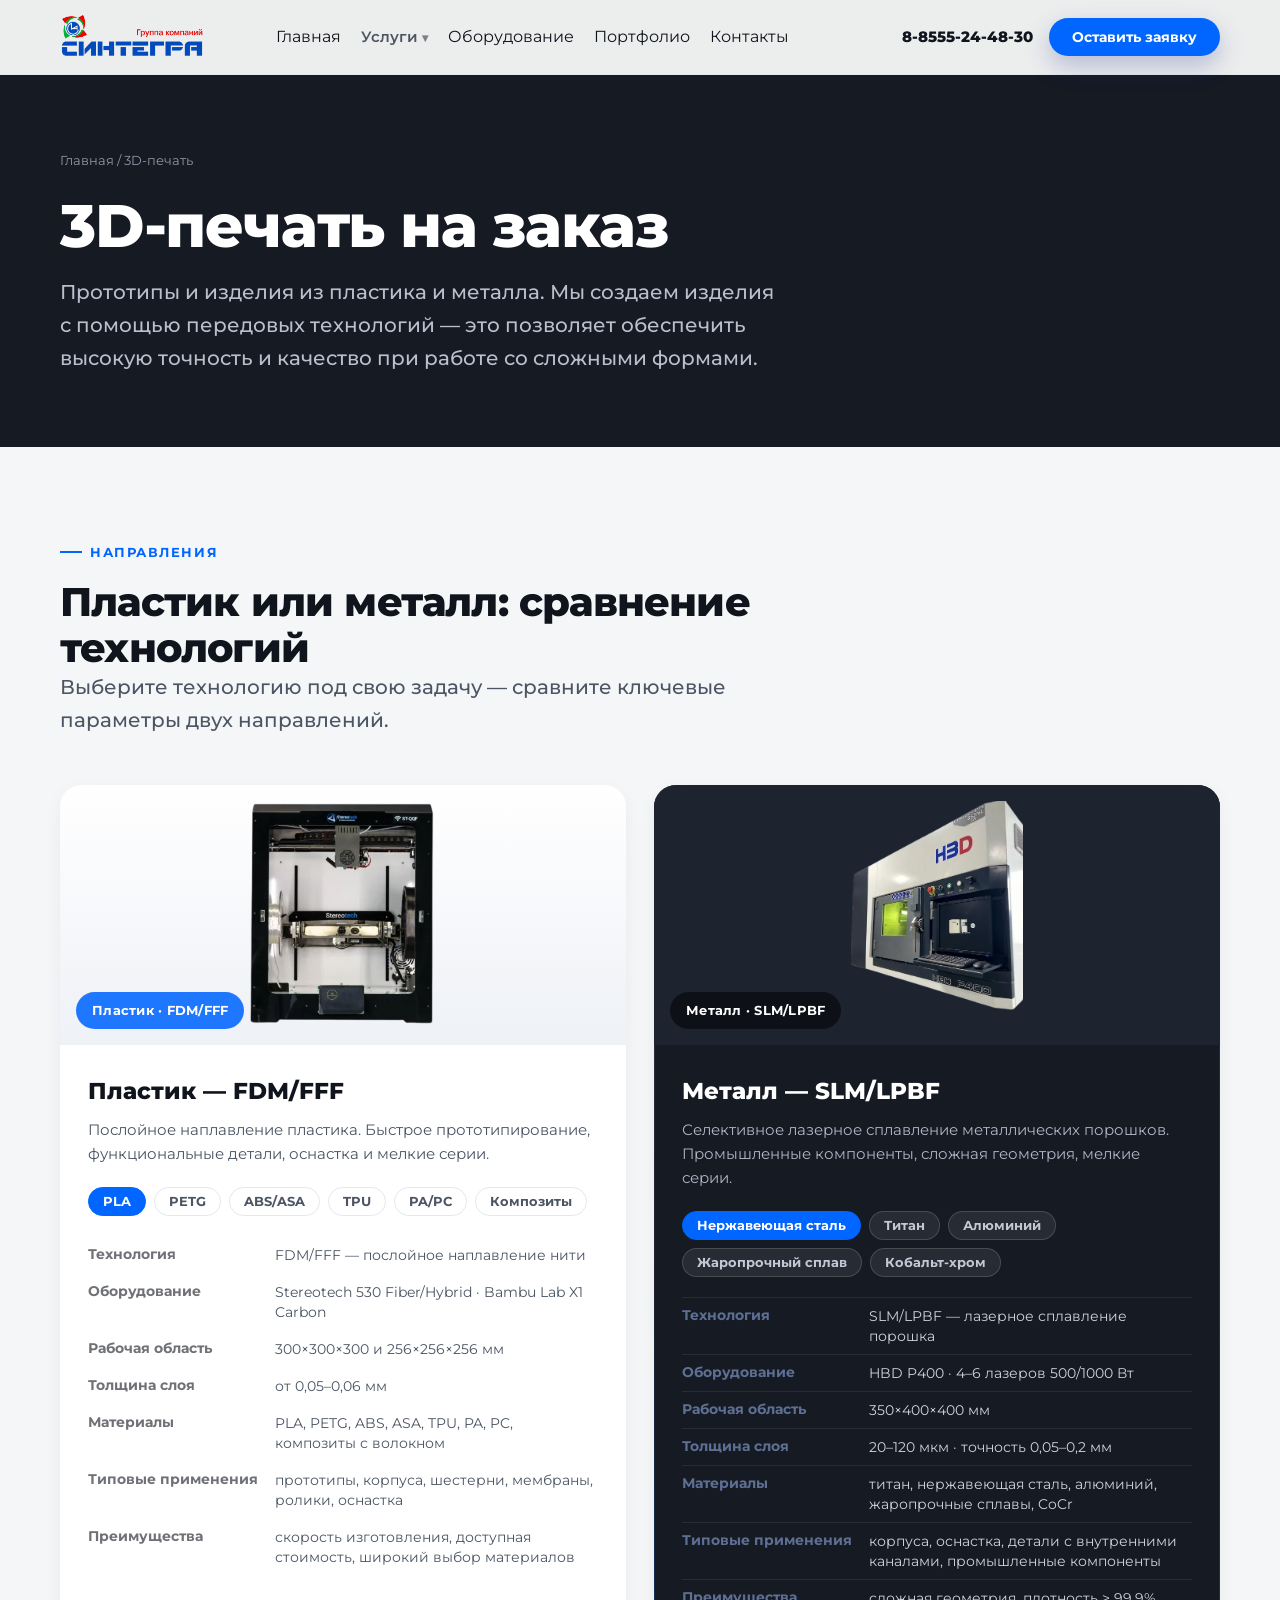
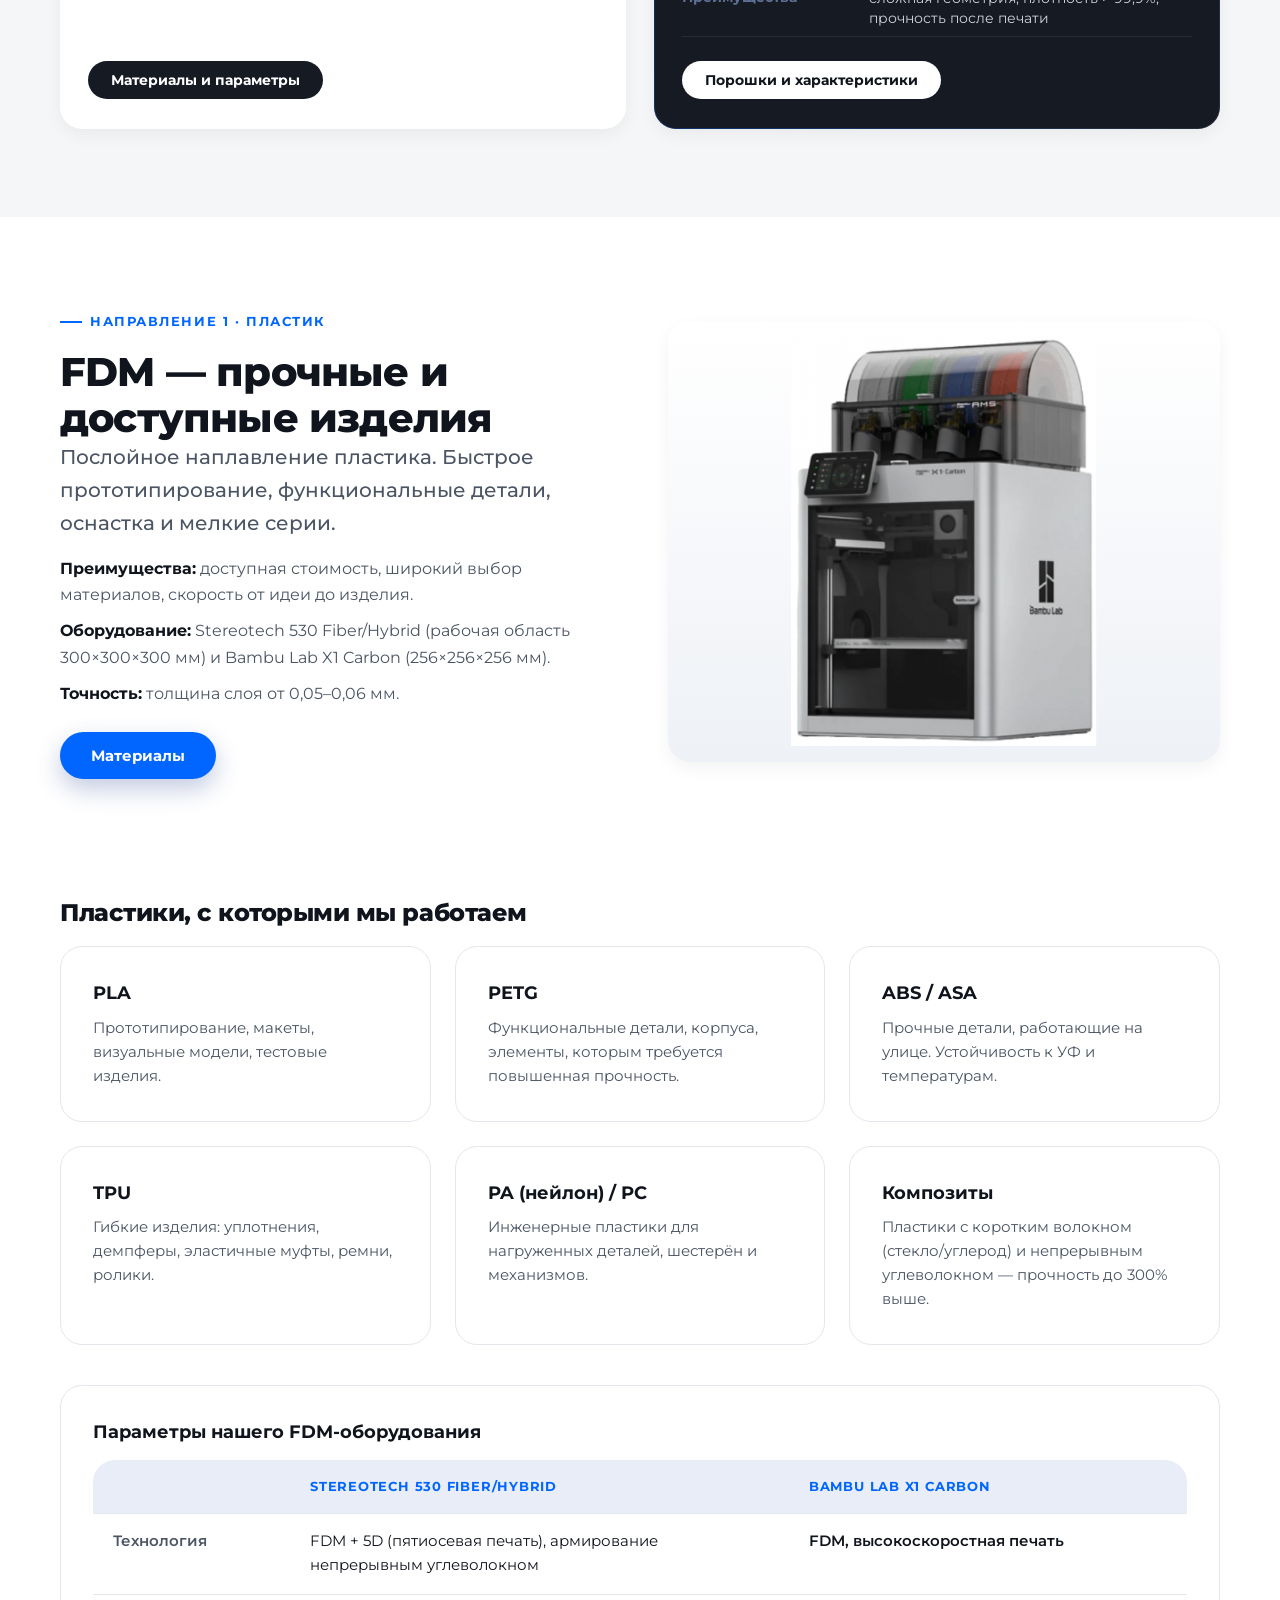
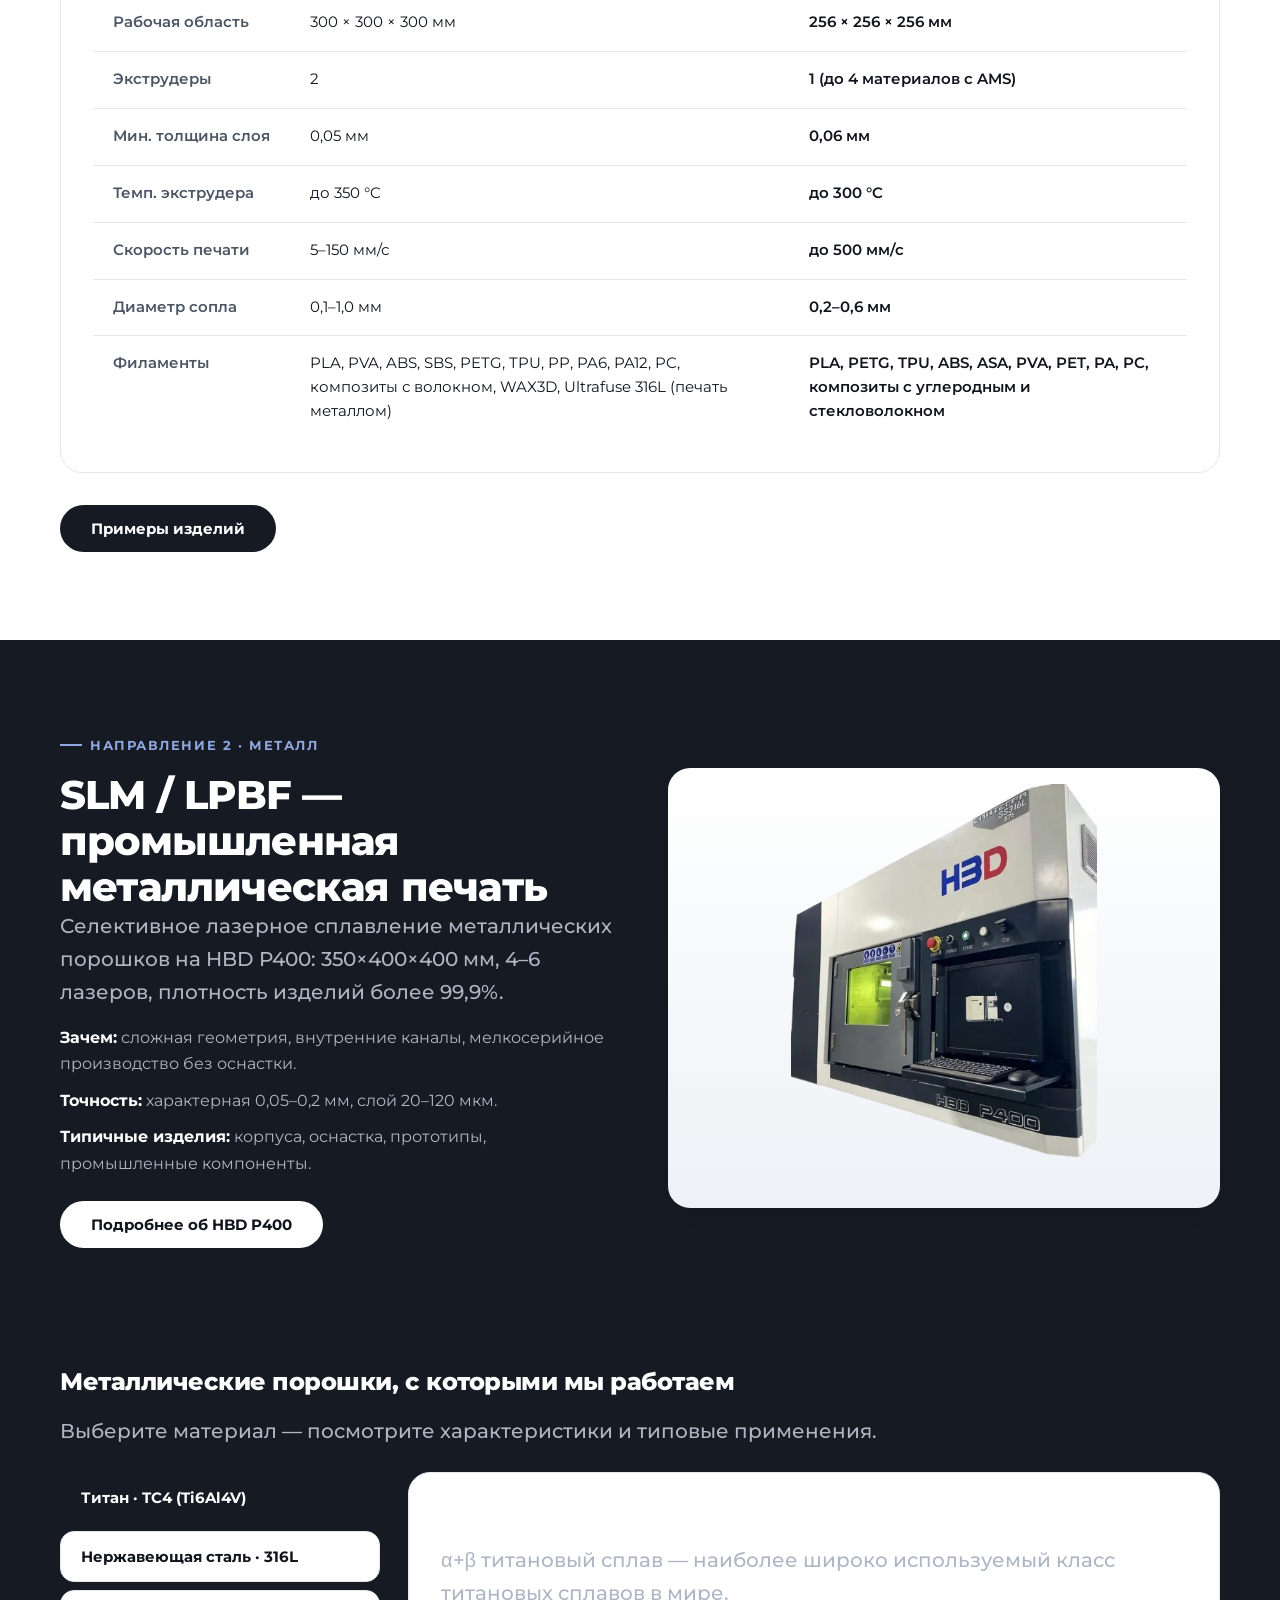
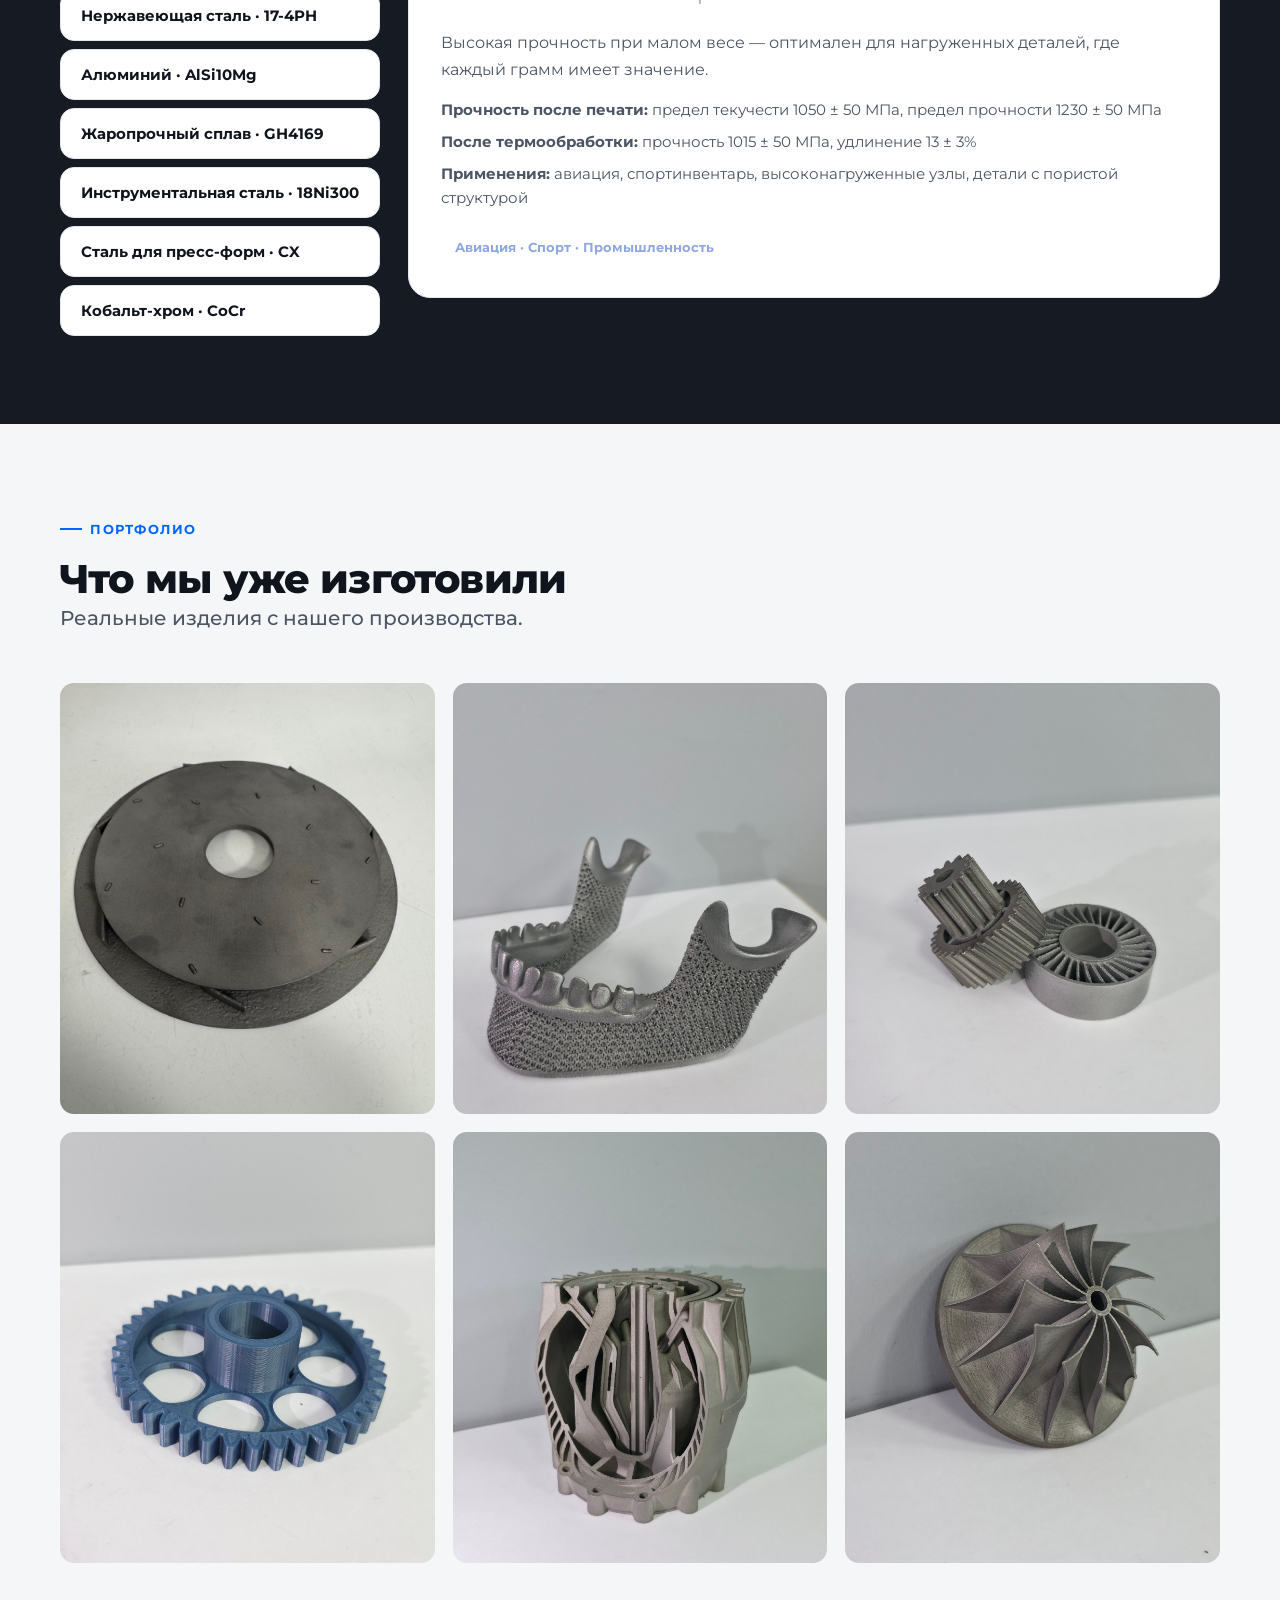
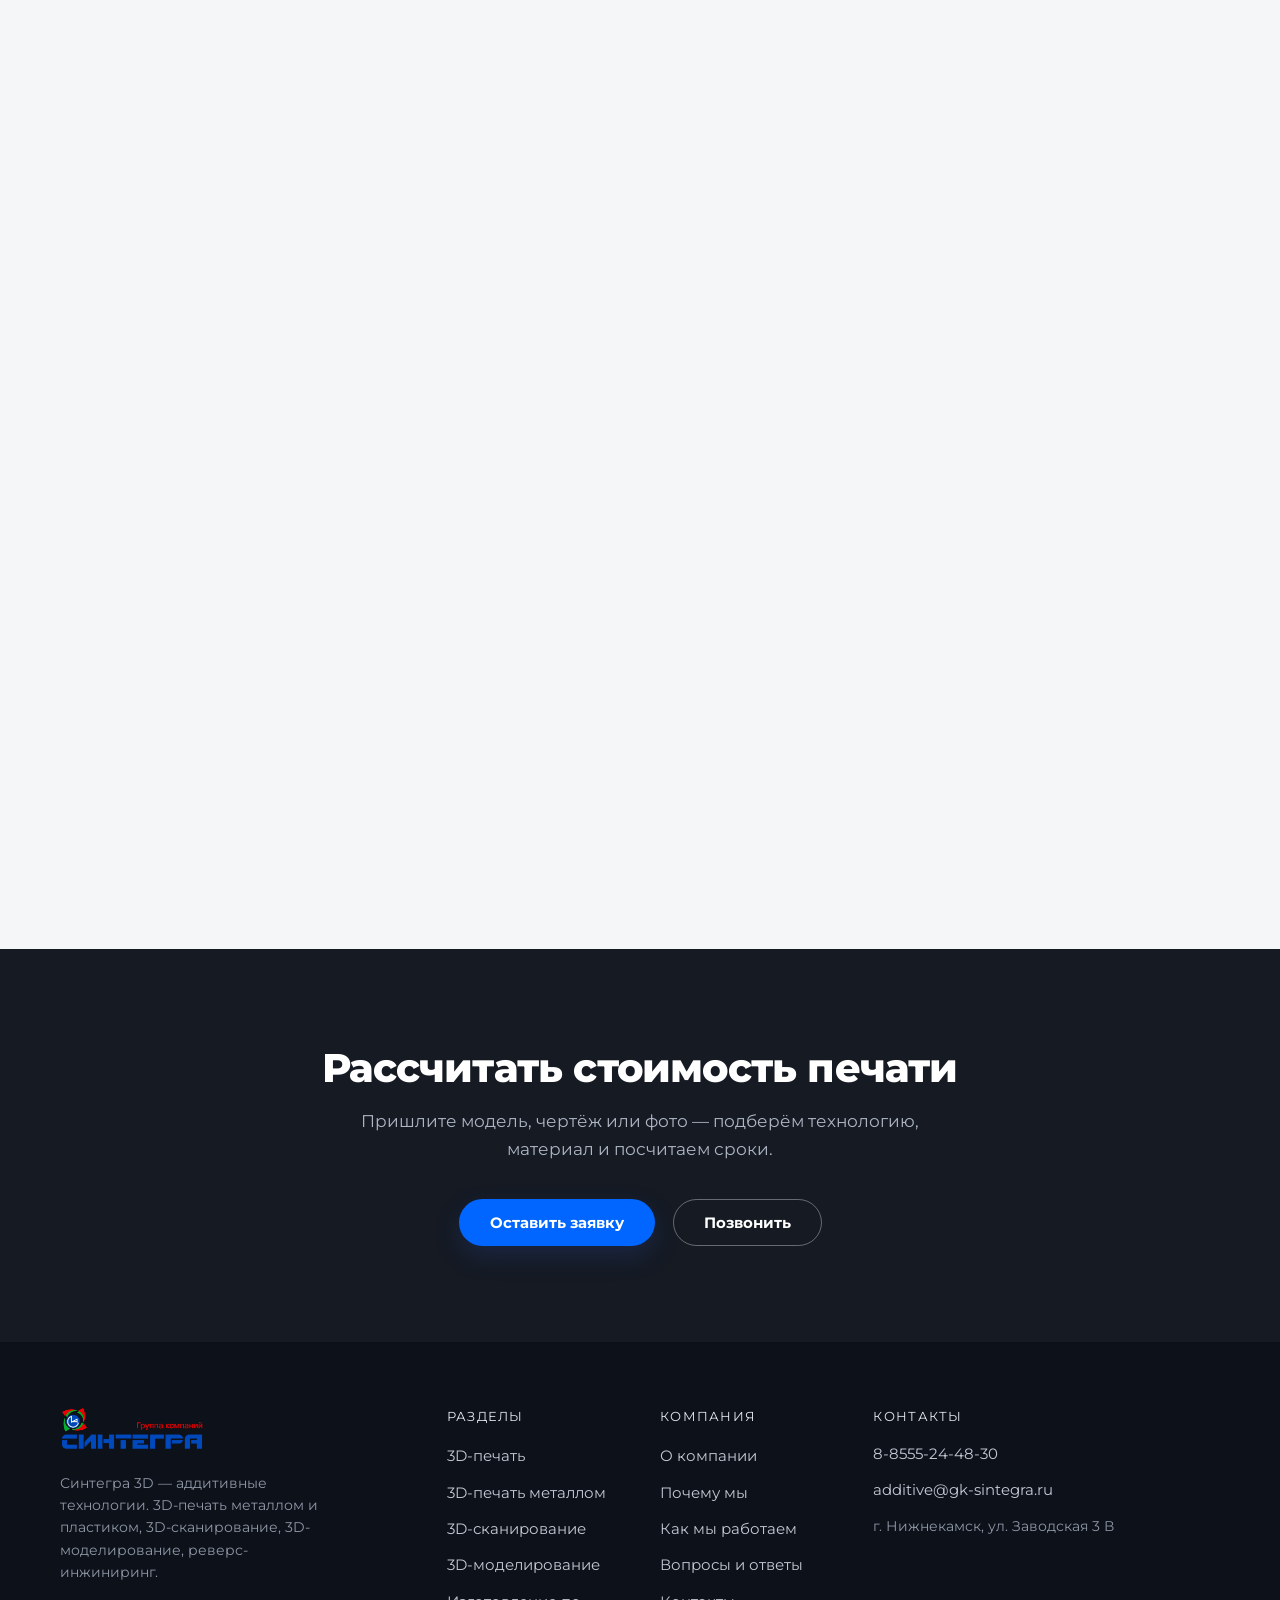
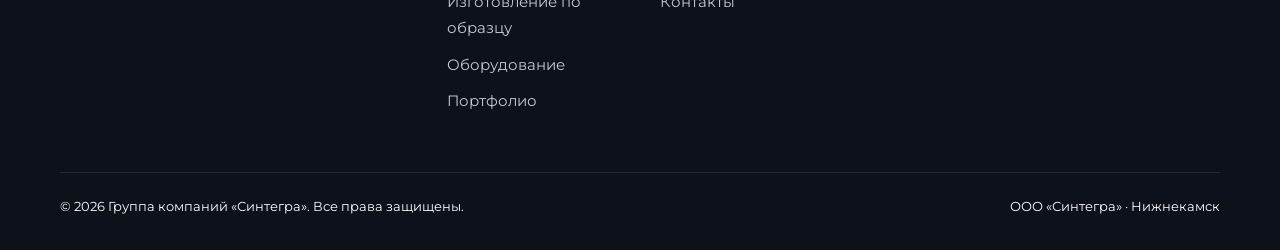
<file: printing.html>
<!DOCTYPE html>
<html lang="ru">
<head>
  <meta charset="UTF-8">
  <meta name="viewport" content="width=device-width, initial-scale=1.0">
  <title>3D-печать на заказ — пластик и металл | Синтегра 3D</title>
  <meta name="description" content="3D-печать на заказ: пластик (FDM — PLA, PETG, TPU, ABS, нейлон, композиты) и металл (SLM — титан, нержавеющая сталь, алюминий, жаропрочные сплавы). Прототипы, функциональные детали, мелкосерийное производство.">
  <link rel="canonical" href="https://sintegra-additive.ru/printing.html">
  <link rel="shortcut icon" type="image/ico" href="/favicon.ico">
  <link rel="preconnect" href="https://fonts.googleapis.com">
  <link rel="preconnect" href="https://fonts.gstatic.com" crossorigin>
  <link href="https://fonts.googleapis.com/css2?family=Montserrat:wght@400;500;600;700;800&display=swap" rel="stylesheet" media="print" onload="this.media='all'">
  <link rel="stylesheet" href="/css/style.css">
</head>
<body>
<!-- Yandex.Metrika counter -->
<script type="text/javascript">
    (function(m,e,t,r,i,k,a){
        m[i]=m[i]||function(){(m[i].a=m[i].a||[]).push(arguments)};
        m[i].l=1*new Date();
        for (var j = 0; j < document.scripts.length; j++) {if (document.scripts[j].src === r) { return; }}
        k=e.createElement(t),a=e.getElementsByTagName(t)[0],k.async=1,k.src=r,a.parentNode.insertBefore(k,a)
    })(window, document,'script','https://mc.yandex.ru/metrika/tag.js?id=111794412', 'ym');

    ym(111794412, 'init', {ssr:true, webvisor:true, clickmap:true, ecommerce:"dataLayer", referrer: document.referrer, url: location.href, accurateTrackBounce:true, trackLinks:true});
</script>
<noscript><div><img src="https://mc.yandex.ru/watch/111794412" style="position:absolute; left:-9999px;" alt="" /></div></noscript>
<!-- /Yandex.Metrika counter -->
<header class="header">
  <div class="container header__inner">
    <a href="/" class="header__logo">
      <img src="/img/logo-hq.png" alt="Синтегра 3D" width="108" height="36">
    </a>
    <nav class="header__nav">
      <ul class="header__menu">
        <li><a href="/">Главная</a></li>
        <li class="nav__item nav__item--dropdown">
          <a href="/printing.html" class="nav__link nav__link--dropdown">
            Услуги <span class="dropdown-arrow">▾</span>
          </a>
          <ul class="dropdown-menu">
            <li><a href="/printing.html" class="dropdown-menu__link">3D-печать (все материалы)</a></li>
            <li><a href="/3d-pechat-metallom/" class="dropdown-menu__link">3D-печать металлом</a></li>
            <li><a href="/3d-skanirovanie/" class="dropdown-menu__link">3D-сканирование</a></li>
            <li><a href="/modeling.html" class="dropdown-menu__link">3D-моделирование</a></li>
            <li><a href="/izgotovlenie-po-obrazcu/" class="dropdown-menu__link">Изготовление по образцу</a></li>
            <li><a href="/elektroerozionnaya-obrabotka/" class="dropdown-menu__link">Электроэрозионная обработка</a></li>
            <li><a href="/plosko-shlifovalnaya-obrabotka/" class="dropdown-menu__link">Плоское шлифование</a></li>
          </ul>
        </li>
        <li><a href="/equipment.html">Оборудование</a></li>
        <li><a href="/portfolio.html">Портфолио</a></li>
        <li><a href="/contacts.html">Контакты</a></li>
      </ul>
    </nav>
    <div class="header__contacts">
      <a href="tel:+788555244830" class="header__phone">8-8555-24-48-30</a>
      <a href="#" class="btn btn--primary btn--sm" data-open-form>Оставить заявку</a>
    </div>
    <button class="header__burger" aria-label="Меню"><span></span></button>
  </div>
</header>

<main>

  <!-- ======== Первый экран ======== -->
  <section class="page-hero">
    <div class="container">
      <div class="page-hero__crumbs"><a href="/">Главная</a> / 3D-печать</div>
      <h1 class="h1" style="margin-bottom:16px"><span class="nowrap">3D-печать</span> на заказ</h1>
      <p class="lead">Прототипы и изделия из пластика и металла. Мы создаем изделия с помощью передовых технологий — это позволяет обеспечить высокую точность и качество при работе со сложными формами.</p>
    </div>
  </section>

  <!-- ======== Пластик | Металл сравнение ======== -->
  <section class="section">
    <div class="container">
      <div class="section__head reveal">
        <span class="eyebrow">Направления</span>
        <h2 class="h2"><span class="nowrap">Пластик</span> или <span class="nowrap">металл</span>: сравнение технологий</h2>
        <p class="lead">Выберите технологию под свою задачу — сравните ключевые параметры двух направлений.</p>
      </div>
      <div class="compare-cards reveal">
        <article class="compare-card compare-card--plastic">
          <div class="compare-card__media" style="background:linear-gradient(180deg,#fff, #eef1f6)">
            <img src="/img/st-530-Photoroom.png" alt="FDM-принтер Stereotech 530" loading="lazy" width="360" height="360">
            <span class="compare__tag">Пластик · FDM/FFF</span>
          </div>
          <div class="compare-card__body">
            <h3 class="compare-card__title">Пластик — FDM/FFF</h3>
            <p class="compare-card__sub">Послойное наплавление пластика. Быстрое прототипирование, функциональные детали, оснастка и мелкие серии.</p>
            <div class="compare-card__tabs" data-compare-tabs="plastic">
              <button class="compare-tab is-active" data-material="pla">PLA</button>
              <button class="compare-tab" data-material="petg">PETG</button>
              <button class="compare-tab" data-material="abs">ABS/ASA</button>
              <button class="compare-tab" data-material="tpu">TPU</button>
              <button class="compare-tab" data-material="pa">PA/PC</button>
              <button class="compare-tab" data-material="composites">Композиты</button>
            </div>
            <div class="compare-card__specs">
              <div class="compare-spec">
                <span class="compare-spec__label">Технология</span>
                <span class="compare-spec__value">FDM/FFF — послойное наплавление нити</span>
              </div>
              <div class="compare-spec">
                <span class="compare-spec__label">Оборудование</span>
                <span class="compare-spec__value" data-plastic-field="equipment">Stereotech 530 Fiber/Hybrid · Bambu Lab X1 Carbon</span>
              </div>
              <div class="compare-spec">
                <span class="compare-spec__label">Рабочая область</span>
                <span class="compare-spec__value">300×300×300 и 256×256×256 мм</span>
              </div>
              <div class="compare-spec">
                <span class="compare-spec__label">Толщина слоя</span>
                <span class="compare-spec__value" data-plastic-field="accuracy">от 0,05–0,06 мм</span>
              </div>
              <div class="compare-spec">
                <span class="compare-spec__label">Материалы</span>
                <span class="compare-spec__value">PLA, PETG, ABS, ASA, TPU, PA, PC, композиты с волокном</span>
              </div>
              <div class="compare-spec">
                <span class="compare-spec__label">Типовые применения</span>
                <span class="compare-spec__value" data-plastic-field="applications">прототипы, корпуса, шестерни, мембраны, ролики, оснастка</span>
              </div>
              <div class="compare-spec">
                <span class="compare-spec__label">Преимущества</span>
                <span class="compare-spec__value" data-plastic-field="advantages">скорость изготовления, доступная стоимость, широкий выбор материалов</span>
              </div>
            </div>
            <div class="compare-card__foot">
              <a href="#plastic" class="btn btn--dark btn--sm">Материалы и параметры</a>
            </div>
          </div>
        </article>
        <article class="compare-card compare-card--metal">
          <div class="compare-card__media">
            <img src="/img/hbd-p400.webp" width="768" height="1024" alt="Промышленный SLM-принтер HBD P400" loading="lazy">
            <span class="compare__tag">Металл · SLM/LPBF</span>
          </div>
          <div class="compare-card__body">
            <h3 class="compare-card__title">Металл — SLM/LPBF</h3>
            <p class="compare-card__sub">Селективное лазерное сплавление металлических порошков. Промышленные компоненты, сложная геометрия, мелкие серии.</p>
            <div class="compare-card__tabs" data-compare-tabs="metal">
              <button class="compare-tab is-active" data-material="steel">Нержавеющая сталь</button>
              <button class="compare-tab" data-material="titanium">Титан</button>
              <button class="compare-tab" data-material="aluminum">Алюминий</button>
              <button class="compare-tab" data-material="inconel">Жаропрочный сплав</button>
              <button class="compare-tab" data-material="cobalt">Кобальт-хром</button>
            </div>
            <div class="compare-card__specs">
              <div class="compare-spec">
                <span class="compare-spec__label">Технология</span>
                <span class="compare-spec__value">SLM/LPBF — лазерное сплавление порошка</span>
              </div>
              <div class="compare-spec">
                <span class="compare-spec__label">Оборудование</span>
                <span class="compare-spec__value" data-metal-field="equipment">HBD P400 · 4–6 лазеров 500/1000 Вт</span>
              </div>
              <div class="compare-spec">
                <span class="compare-spec__label">Рабочая область</span>
                <span class="compare-spec__value">350×400×400 мм</span>
              </div>
              <div class="compare-spec">
                <span class="compare-spec__label">Толщина слоя</span>
                <span class="compare-spec__value" data-metal-field="accuracy">20–120 мкм · точность 0,05–0,2 мм</span>
              </div>
              <div class="compare-spec">
                <span class="compare-spec__label">Материалы</span>
                <span class="compare-spec__value">титан, нержавеющая сталь, алюминий, жаропрочные сплавы, CoCr</span>
              </div>
              <div class="compare-spec">
                <span class="compare-spec__label">Типовые применения</span>
                <span class="compare-spec__value" data-metal-field="applications">корпуса, оснастка, детали с внутренними каналами, промышленные компоненты</span>
              </div>
              <div class="compare-spec">
                <span class="compare-spec__label">Преимущества</span>
                <span class="compare-spec__value" data-metal-field="advantages">сложная геометрия, плотность &gt; 99,9%, прочность после печати</span>
              </div>
            </div>
            <div class="compare-card__foot">
              <a href="#metal" class="btn btn--light btn--sm">Порошки и характеристики</a>
            </div>
          </div>
        </article>
      </div>
    </div>
  </section>

  <!-- ======== Направление 1: Пластик ======== -->
  <section class="section section--alt" id="plastic">
    <div class="container">
      <div class="service-block" style="padding-top:0">
        <div class="service-block__content reveal">
          <span class="eyebrow">Направление 1 · Пластик</span>
          <h2 class="h2">FDM — прочные и доступные изделия</h2>
          <p class="lead" style="margin-bottom:16px">Послойное наплавление пластика. Быстрое прототипирование, функциональные детали, оснастка и мелкие серии.</p>
          <ul style="display:grid;gap:10px;color:var(--ink-soft);margin-bottom:24px">
            <li><b style="color:var(--ink)">Преимущества:</b> доступная стоимость, широкий выбор материалов, скорость от идеи до изделия.</li>
            <li><b style="color:var(--ink)">Оборудование:</b> Stereotech 530 Fiber/Hybrid (рабочая область 300×300×300 мм) и Bambu Lab X1 Carbon (256×256×256 мм).</li>
            <li><b style="color:var(--ink)">Точность:</b> толщина слоя от 0,05–0,06 мм.</li>
          </ul>
          <a href="#plastic-materials" class="btn btn--primary">Материалы</a>
        </div>
        <div class="service-block__media drop reveal">
          <img src="/img/bambu-x1c.png" alt="3D-принтер Bambu Lab X1 Carbon" loading="lazy" width="410" height="547">
        </div>
      </div>

      <h3 class="h3" id="plastic-materials" style="margin:32px 0 20px">Пластики, с которыми мы работаем</h3>
      <div class="grid grid--3">
        <div class="card reveal">
          <h3 class="card__title">PLA</h3>
          <p class="card__text">Прототипирование, макеты, визуальные модели, тестовые изделия.</p>
        </div>
        <div class="card reveal">
          <h3 class="card__title">PETG</h3>
          <p class="card__text">Функциональные детали, корпуса, элементы, которым требуется повышенная прочность.</p>
        </div>
        <div class="card reveal">
          <h3 class="card__title">ABS / ASA</h3>
          <p class="card__text">Прочные детали, работающие на улице. Устойчивость к УФ и температурам.</p>
        </div>
        <div class="card reveal">
          <h3 class="card__title">TPU</h3>
          <p class="card__text">Гибкие изделия: уплотнения, демпферы, эластичные муфты, ремни, ролики.</p>
        </div>
        <div class="card reveal">
          <h3 class="card__title">PA (нейлон) / PC</h3>
          <p class="card__text">Инженерные пластики для нагруженных деталей, шестерён и механизмов.</p>
        </div>
        <div class="card reveal">
          <h3 class="card__title">Композиты</h3>
          <p class="card__text">Пластики с коротким волокном (стекло/углерод) и непрерывным углеволокном — прочность до 300% выше.</p>
        </div>
      </div>
      <div class="reveal" style="margin-top:40px">
        <div class="card">
          <h3 class="card__title" style="margin-bottom:12px">Параметры нашего FDM-оборудования</h3>
          <div style="overflow-x:auto">
          <table class="spec-table" style="min-width:680px">
            <thead><tr><th></th><th>Stereotech 530 Fiber/Hybrid</th><th>Bambu Lab X1 Carbon</th></tr></thead>
            <tbody>
              <tr><td>Технология</td><td>FDM + 5D (пятиосевая печать), армирование непрерывным углеволокном</td><td>FDM, высокоскоростная печать</td></tr>
              <tr><td>Рабочая область</td><td>300 × 300 × 300 мм</td><td>256 × 256 × 256 мм</td></tr>
              <tr><td>Экструдеры</td><td>2</td><td>1 (до 4 материалов с AMS)</td></tr>
              <tr><td>Мин. толщина слоя</td><td>0,05 мм</td><td>0,06 мм</td></tr>
              <tr><td>Темп. экструдера</td><td>до 350 °C</td><td>до 300 °C</td></tr>
              <tr><td>Скорость печати</td><td>5–150 мм/с</td><td>до 500 мм/с</td></tr>
              <tr><td>Диаметр сопла</td><td>0,1–1,0 мм</td><td>0,2–0,6 мм</td></tr>
              <tr><td>Филаменты</td><td>PLA, PVA, ABS, SBS, PETG, TPU, PP, PA6, PA12, PC, композиты с волокном, WAX3D, Ultrafuse 316L (печать металлом)</td><td>PLA, PETG, TPU, ABS, ASA, PVA, PET, PA, PC, композиты с углеродным и стекловолокном</td></tr>
            </tbody>
          </table>
          </div>
        </div>
      </div>
      <div style="margin-top:32px"><a href="/portfolio.html" class="btn btn--dark">Примеры изделий</a></div>
    </div>
  </section>

  <!-- ======== Направление 2: Металл ======== -->
  <section class="section section--dark" id="metal">
    <div class="container">
      <div class="service-block" style="padding-top:0">
        <div class="service-block__content reveal">
          <span class="eyebrow">Направление 2 · Металл</span>
          <h2 class="h2">SLM / LPBF — промышленная металлическая печать</h2>
          <p class="lead" style="margin-bottom:16px">Селективное лазерное сплавление металлических порошков на HBD P400: 350×400×400 мм, 4–6 лазеров, плотность изделий более 99,9%.</p>
          <ul style="display:grid;gap:10px;color:#aeb6c4;margin-bottom:24px">
            <li><b style="color:#fff">Зачем:</b> сложная геометрия, внутренние каналы, мелкосерийное производство без оснастки.</li>
            <li><b style="color:#fff">Точность:</b> характерная 0,05–0,2 мм, слой 20–120 мкм.</li>
            <li><b style="color:#fff">Типичные изделия:</b> корпуса, оснастка, прототипы, промышленные компоненты.</li>
          </ul>
          <a href="/equipment.html" class="btn btn--light">Подробнее об HBD P400</a>
        </div>
        <div class="service-block__media drop reveal">
           <img src="/img/hbd-p400.webp" width="768" height="1024" alt="Промышленный 3D-принтер HBD P400 для печати металлом" loading="lazy">
        </div>
      </div>

      <h3 class="h3" id="metal-materials" style="margin:32px 0 20px">Металлические порошки, с которыми мы работаем</h3>
      <p class="lead" style="margin-bottom:24px">Выберите материал — посмотрите характеристики и типовые применения.</p>
      <div class="materials reveal" data-materials>
        <div class="materials__list">
          <button class="materials__btn is-active" data-panel="mat-tc4" type="button">Титан · TC4 (Ti6Al4V)</button>
          <button class="materials__btn" data-panel="mat-316l" type="button">Нержавеющая сталь · 316L</button>
          <button class="materials__btn" data-panel="mat-17-4ph" type="button">Нержавеющая сталь · 17-4PH</button>
          <button class="materials__btn" data-panel="mat-alsi" type="button">Алюминий · AlSi10Mg</button>
          <button class="materials__btn" data-panel="mat-gh4169" type="button">Жаропрочный сплав · GH4169</button>
          <button class="materials__btn" data-panel="mat-18ni300" type="button">Инструментальная сталь · 18Ni300</button>
          <button class="materials__btn" data-panel="mat-cx" type="button">Сталь для пресс-форм · CX</button>
          <button class="materials__btn" data-panel="mat-cocr" type="button">Кобальт-хром · CoCr</button>
        </div>
        <div>
          <div class="materials__panel is-active" id="mat-tc4">
            <h3>Титан TC4 (Ti6Al4V)</h3>
            <p class="lead">α+β титановый сплав — наиболее широко используемый класс титановых сплавов в мире.</p>
            <p style="color:var(--ink-soft);margin-bottom:16px">Высокая прочность при малом весе — оптимален для нагруженных деталей, где каждый грамм имеет значение.</p>
            <ul style="display:grid;gap:8px;color:var(--ink-soft);font-size:14.5px;margin-bottom:20px">
              <li><b>Прочность после печати:</b> предел текучести 1050 ± 50 МПа, предел прочности 1230 ± 50 МПа</li>
              <li><b>После термообработки:</b> прочность 1015 ± 50 МПа, удлинение 13 ± 3%</li>
              <li><b>Применения:</b> авиация, спортинвентарь, высоконагруженные узлы, детали с пористой структурой</li>
            </ul>
            <span class="chip">Авиация · Спорт · Промышленность</span>
          </div>
          <div class="materials__panel" id="mat-316l">
            <h3>Нержавеющая сталь 316L</h3>
            <p class="lead">Коррозионно-стойкая сталь для функциональных деталей и промышленных компонентов.</p>
            <p style="color:var(--ink-soft);margin-bottom:16px">Прочность, пластичность и свариваемость. Идеальна для корпусов, оснастки, деталей, работающих в агрессивных средах.</p>
            <ul style="display:grid;gap:8px;color:var(--ink-soft);font-size:14.5px;margin-bottom:20px">
              <li><b>Прочность после печати:</b> предел текучести 510 ± 100 МПа, предел прочности 700 ± 100 МПа</li>
              <li><b>Удлинение:</b> 35 ± 10% — высокая пластичность</li>
              <li><b>Применения:</b> корпуса, фланцы, крепёж, детали пищевой и химической промышленности</li>
            </ul>
            <span class="chip">Промышленность · Химия · Пищевое оборудование</span>
          </div>
          <div class="materials__panel" id="mat-17-4ph">
            <h3>Нержавеющая сталь 17-4PH</h3>
            <p class="lead">Высокопрочная осадочно-твердеющая нержавеющая сталь.</p>
            <p style="color:var(--ink-soft);margin-bottom:16px">Сочетает коррозионную стойкость и высокую прочность после термообработки.</p>
            <ul style="display:grid;gap:8px;color:var(--ink-soft);font-size:14.5px;margin-bottom:20px">
              <li><b>Прочность после печати:</b> предел текучести 560 ± 100 МПа, предел прочности 900 ± 100 МПа</li>
              <li><b>После термообработки:</b> прочность до 1300 ± 100 МПа, удлинение 16 ± 2%</li>
              <li><b>Применения:</b> авиация, оснастка, детали, требующие высокой прочности</li>
            </ul>
            <span class="chip">Авиация · Оснастка · Машиностроение</span>
          </div>
          <div class="materials__panel" id="mat-alsi">
            <h3>Алюминий AlSi10Mg</h3>
            <p class="lead">Лёгкий алюминиевый сплав с отличной теплопроводностью.</p>
            <p style="color:var(--ink-soft);margin-bottom:16px">Лёгкие конструкции с тонкими стенками и внутренними каналами. Идеален там, где важны вес и теплообмен.</p>
            <ul style="display:grid;gap:8px;color:var(--ink-soft);font-size:14.5px;margin-bottom:20px">
              <li><b>Прочность после печати:</b> предел текучести 240 ± 50 МПа, предел прочности 440 ± 50 МПа</li>
              <li><b>После термообработки:</b> прочность 320 ± 50 МПа, удлинение 8 ± 3%</li>
              <li><b>Применения:</b> корпуса, теплообменники, компоненты с внутренними каналами, лёгкие прототипы</li>
            </ul>
            <span class="chip">Электроника · Теплообмен · Автомобилестроение</span>
          </div>
          <div class="materials__panel" id="mat-gh4169">
            <h3>Жаропрочный сплав GH4169</h3>
            <p class="lead">Никелевый жаропрочный сплав для ответственных узлов, работающих при высоких температурах.</p>
            <p style="color:var(--ink-soft);margin-bottom:16px">Сохраняет прочность при нагреве — энергетика, газотурбинные компоненты.</p>
            <ul style="display:grid;gap:8px;color:var(--ink-soft);font-size:14.5px;margin-bottom:20px">
              <li><b>Прочность после печати:</b> предел текучести 770 ± 80 МПа, предел прочности 1080 ± 80 МПа</li>
              <li><b>После термообработки:</b> прочность до 1400 ± 100 МПа</li>
              <li><b>Применения:</b> газотурбинные лопатки, элементы камер сгорания, крепёж при высоких температурах</li>
            </ul>
            <span class="chip">Энергетика · Авиация · Нефтегаз</span>
          </div>
          <div class="materials__panel" id="mat-18ni300">
            <h3>Инструментальная сталь 18Ni300</h3>
            <p class="lead">Мартенситно-стареющая сталь с рекордной прочностью после термообработки.</p>
            <p style="color:var(--ink-soft);margin-bottom:16px">Формы, пресс-формы и оснастка с конформным охлаждением.</p>
            <ul style="display:grid;gap:8px;color:var(--ink-soft);font-size:14.5px;margin-bottom:20px">
              <li><b>Прочность после печати:</b> предел текучести 1000 ± 100 МПа, предел прочности 1080 ± 100 МПа</li>
              <li><b>После термообработки:</b> прочность до 2000 ± 100 МПа</li>
              <li><b>Применения:</b> пресс-формы, вставки, формообразующие элементы, высоконагруженная оснастка</li>
            </ul>
            <span class="chip">Пресс-формы · Оснастка · Инструмент</span>
          </div>
          <div class="materials__panel" id="mat-cx">
            <h3>Сталь для пресс-форм CX</h3>
            <p class="lead">Инструментальная сталь, специально разработанная для формообразующих узлов.</p>
            <p style="color:var(--ink-soft);margin-bottom:16px">Высокая твёрдость и полируемость. Конформные каналы охлаждения сокращают цикл литья.</p>
            <ul style="display:grid;gap:8px;color:var(--ink-soft);font-size:14.5px;margin-bottom:20px">
              <li><b>Прочность после печати:</b> предел текучести 900 ± 50 МПа, предел прочности 1000 ± 100 МПа</li>
              <li><b>После термообработки:</b> прочность до 1600 ± 100 МПа</li>
              <li><b>Применения:</b> пресс-формы для литья под давлением, вставки с каналами охлаждения</li>
            </ul>
            <span class="chip">Литьё · Пресс-формы</span>
          </div>
          <div class="materials__panel" id="mat-cocr">
            <h3>Кобальт-хром CoCr</h3>
            <p class="lead">Высокопрочный износостойкий сплав.</p>
            <p style="color:var(--ink-soft);margin-bottom:16px">Один из самых прочных и износостойких сплавов для аддитивных технологий.</p>
            <ul style="display:grid;gap:8px;color:var(--ink-soft);font-size:14.5px;margin-bottom:20px">
              <li><b>Применения:</b> износостойкие компоненты, крепёж, элементы, работающие на трение и износ</li>
              <li><b>Прочность:</b> одни из высочайших среди сплавов для аддитивных технологий</li>
            </ul>
            <span class="chip">Промышленность · Инструмент · Износ</span>
          </div>
        </div>
      </div>
    </div>
  </section>

  <!-- ======== Что мы уже изготовили ======== -->
  <section class="section" id="made">
    <div class="container">
      <div class="section__head reveal">
        <span class="eyebrow">Портфолио</span>
        <h2 class="h2">Что мы уже изготовили</h2>
        <p class="lead">Реальные изделия с нашего производства.</p>
      </div>
      <div class="gallery" data-gallery>
        <div class="gallery__item reveal"><img src="/img/metal/portfolio-1.jpg" alt="Рабочие колёса насосов" data-lightbox loading="lazy"></div>
        <div class="gallery__item reveal"><img src="/img/metal/portfolio-2.jpg" alt="Корпусные детали и крышки" data-lightbox loading="lazy"></div>
        <div class="gallery__item reveal"><img src="/img/metal/portfolio-3.jpg" alt="Шестерни, в том числе конические" data-lightbox loading="lazy"></div>
        <div class="gallery__item reveal"><img src="/img/metal/portfolio-4.jpg" alt="Резиновые ролики" data-lightbox loading="lazy"></div>
        <div class="gallery__item reveal"><img src="/img/metal/portfolio-5.jpg" alt="Шнеки и винты" data-lightbox loading="lazy"></div>
        <div class="gallery__item reveal"><img src="/img/metal/portfolio-6.jpg" alt="Крыльчатки охлаждения" data-lightbox loading="lazy"></div>
        <div class="gallery__item reveal"><img src="/img/metal/portfolio-7.jpg" alt="Демпферы и эластичные муфты" data-lightbox loading="lazy"></div>
        <div class="gallery__item reveal"><img src="/img/metal/portfolio-8.jpg" alt="Ролики, в том числе с подшипником" data-lightbox loading="lazy"></div>
        <div class="gallery__item reveal"><img src="/img/metal/portfolio-9.jpg" alt="Мембраны насосов" data-lightbox loading="lazy"></div>
        <div class="gallery__item reveal"><img src="/img/metal/portfolio-15.jpg" alt="Корпус компрессора из алюминиевого сплава" data-lightbox loading="lazy"></div>
        <div class="gallery__item reveal"><img src="/img/metal/portfolio-10.jpg" alt="Металлическое изделие, изготовленное методом SLM-печати" data-lightbox loading="lazy"></div>
      </div>
    </div>
  </section>

  <!-- ======== CTA ======== -->
  <section class="cta">
    <div class="cta__inner container">
      <h2 class="h2">Рассчитать стоимость печати</h2>
      <p>Пришлите модель, чертёж или фото — подберём технологию, материал и посчитаем сроки.</p>
      <a href="#" class="btn btn--primary" data-open-form>Оставить заявку</a>
      <a href="tel:+788555244830" class="btn btn--ghost">Позвонить</a>
    </div>
  </section>

</main>

<footer class="footer">
  <div class="container">
    <div class="footer__inner">
      <div>
        <a href="/" class="footer__logo"><img src="/img/logo-hq.png" alt="Синтегра 3D" width="108" height="36"></a>
        <p class="footer__about">Синтегра 3D — аддитивные технологии. 3D-печать металлом и пластиком, 3D-сканирование, 3D-моделирование, реверс-инжиниринг.</p>
      </div>
      <div>
        <div class="footer__title">Разделы</div>
        <ul class="footer__nav">
  <li><a href="/printing.html">3D-печать</a></li>
  <li><a href="/3d-pechat-metallom/">3D-печать металлом</a></li>
  <li><a href="/3d-skanirovanie/">3D-сканирование</a></li>
  <li><a href="/modeling.html">3D-моделирование</a></li>
  <li><a href="/izgotovlenie-po-obrazcu/">Изготовление по образцу</a></li>
  <li><a href="/equipment.html">Оборудование</a></li>
  <li><a href="/portfolio.html">Портфолио</a></li>
</ul>
      </div>
      <div>
        <div class="footer__title">Компания</div>
        <ul class="footer__nav">
          <li><a href="/#about">О компании</a></li>
          <li><a href="/#why">Почему мы</a></li>
          <li><a href="/#process">Как мы работаем</a></li>
          <li><a href="/#faq">Вопросы и ответы</a></li>
          <li><a href="/contacts.html">Контакты</a></li>
        </ul>
      </div>
      <div>
        <div class="footer__title">Контакты</div>
        <div class="footer__contacts">
          <a href="tel:+788555244830">8-8555-24-48-30</a>
          <a href="mailto:additive@gk-sintegra.ru">additive@gk-sintegra.ru</a>
          <span style="color:#8f97a6;font-size:14px">г. Нижнекамск, ул. Заводская 3&nbsp;В</span>

        </div>
      </div>
    </div>
    <div class="footer__bottom">
      <span>© 2026 Группа компаний «Синтегра». Все права защищены.</span>
      <span>ООО «Синтегра» · Нижнекамск</span>
    </div>
  </div>
</footer>

<!-- Модальное окно заявки -->
<div class="lightbox" id="lead-modal" style="z-index:400;align-items:flex-start;overflow-y:auto;padding:80px 20px 40px">
  <button class="lightbox__close" data-close-form aria-label="Закрыть">×</button>
  <form class="form" data-form style="max-width:640px;margin:0 auto;width:100%">
    <h3 class="form__title">Оставить заявку</h3>
    <p class="form__sub">Заполните форму — мы свяжемся с вами в ближайшее время.</p>
    <div class="form-grid">
      <div class="form-field"><label>Имя *</label><input name="name" type="text" placeholder="Ваше имя" required minlength="2"></div>
      <div class="form-field"><label>Телефон *</label><input name="phone" type="tel" placeholder="+7 (___) ___-__-__" required></div>
      <div class="form-field"><label>E-mail</label><input name="email" type="email" placeholder="Ваш e-mail"></div>
      <div class="form-field"><label>Что необходимо изготовить? *</label><input name="task" type="text" placeholder="Например: корпусная деталь, 100 шт." required></div>
      <div class="form-field form-field--full"><label>Комментарий</label><textarea name="comment" placeholder="Опишите задачу подробнее"></textarea></div>
      <div class="form-field form-field--full">
        <div class="form-file"><svg aria-hidden="true"><use href="/img/icons.svg#paperclip"></use></svg><span class="form-file__name">Прикрепить файл (модель, чертёж, фото) — до 25 МБ</span><input name="file" type="file" accept=".stl,.obj,.3mf,.step,.stp,.pdf,.dxf,.dwg,.jpg,.jpeg,.png,.zip" aria-label="Прикрепить файл ТЗ или 3D-модель"></div>
        <div class="form-hint-file">STL, OBJ, 3MF, STEP, PDF, DXF, DWG, JPG, PNG, ZIP</div>
      </div>
      <div class="form-field form-field--full">
        <label class="form-consent"><input name="consent" type="checkbox" required><span>Я согласен на обработку персональных данных в соответствии с <a href="#" title="Политика обработки персональных данных — добавим документ">политикой обработки персональных данных</a></span></label>
      </div>
      <div class="form-field form-field--full">
        <button type="submit" class="btn btn--primary btn--block">Отправить заявку</button>
        <div class="form-msg"></div>
      </div>
    </div>
  </form>
</div>

<!-- Мобильная панель -->
<div class="mobile-bar">
  <a href="tel:+788555244830">
    <svg viewBox="0 0 24 24" fill="none" stroke="currentColor" stroke-width="2"><path d="M22 16.92v3a2 2 0 0 1-2.18 2 19.79 19.79 0 0 1-8.63-3.07 19.5 19.5 0 0 1-6-6A19.79 19.79 0 0 1 2.08 4.18 2 2 0 0 1 4.06 2h3a2 2 0 0 1 2 1.72c.13.96.36 1.9.7 2.81a2 2 0 0 1-.45 2.11L8.09 9.91a16 16 0 0 0 6 6l1.27-1.27a2 2 0 0 1 2.11-.45c.91.34 1.85.57 2.81.7A2 2 0 0 1 22 16.92z"/></svg>
    Позвонить
  </a>
  <a href="#" data-open-form class="is-accent">
    <svg viewBox="0 0 24 24" fill="none" stroke="currentColor" stroke-width="2"><path d="M21 15a2 2 0 0 1-2 2H7l-4 4V5a2 2 0 0 1 2-2h14a2 2 0 0 1 2 2z"/></svg>
    Оставить заявку
  </a>
  <a href="mailto:additive@gk-sintegra.ru">
    <svg viewBox="0 0 24 24" fill="none" stroke="currentColor" stroke-width="2"><rect x="2" y="4" width="20" height="16" rx="2"/><path d="m22 7-10 6L2 7"/></svg>
    Написать
  </a>
</div>

<script>
  var modal = document.getElementById('lead-modal');
  document.querySelectorAll('[data-open-form]').forEach(function (btn) {
    btn.addEventListener('click', function (e) { e.preventDefault(); modal.classList.add('is-open'); });
  });
  document.querySelectorAll('[data-close-form]').forEach(function (btn) {
    btn.addEventListener('click', function () { modal.classList.remove('is-open'); });
  });
  modal.addEventListener('click', function (e) { if (e.target === modal) modal.classList.remove('is-open'); });
</script>
<script src="/js/main.js" defer></script>
</body>
</html>
</file>
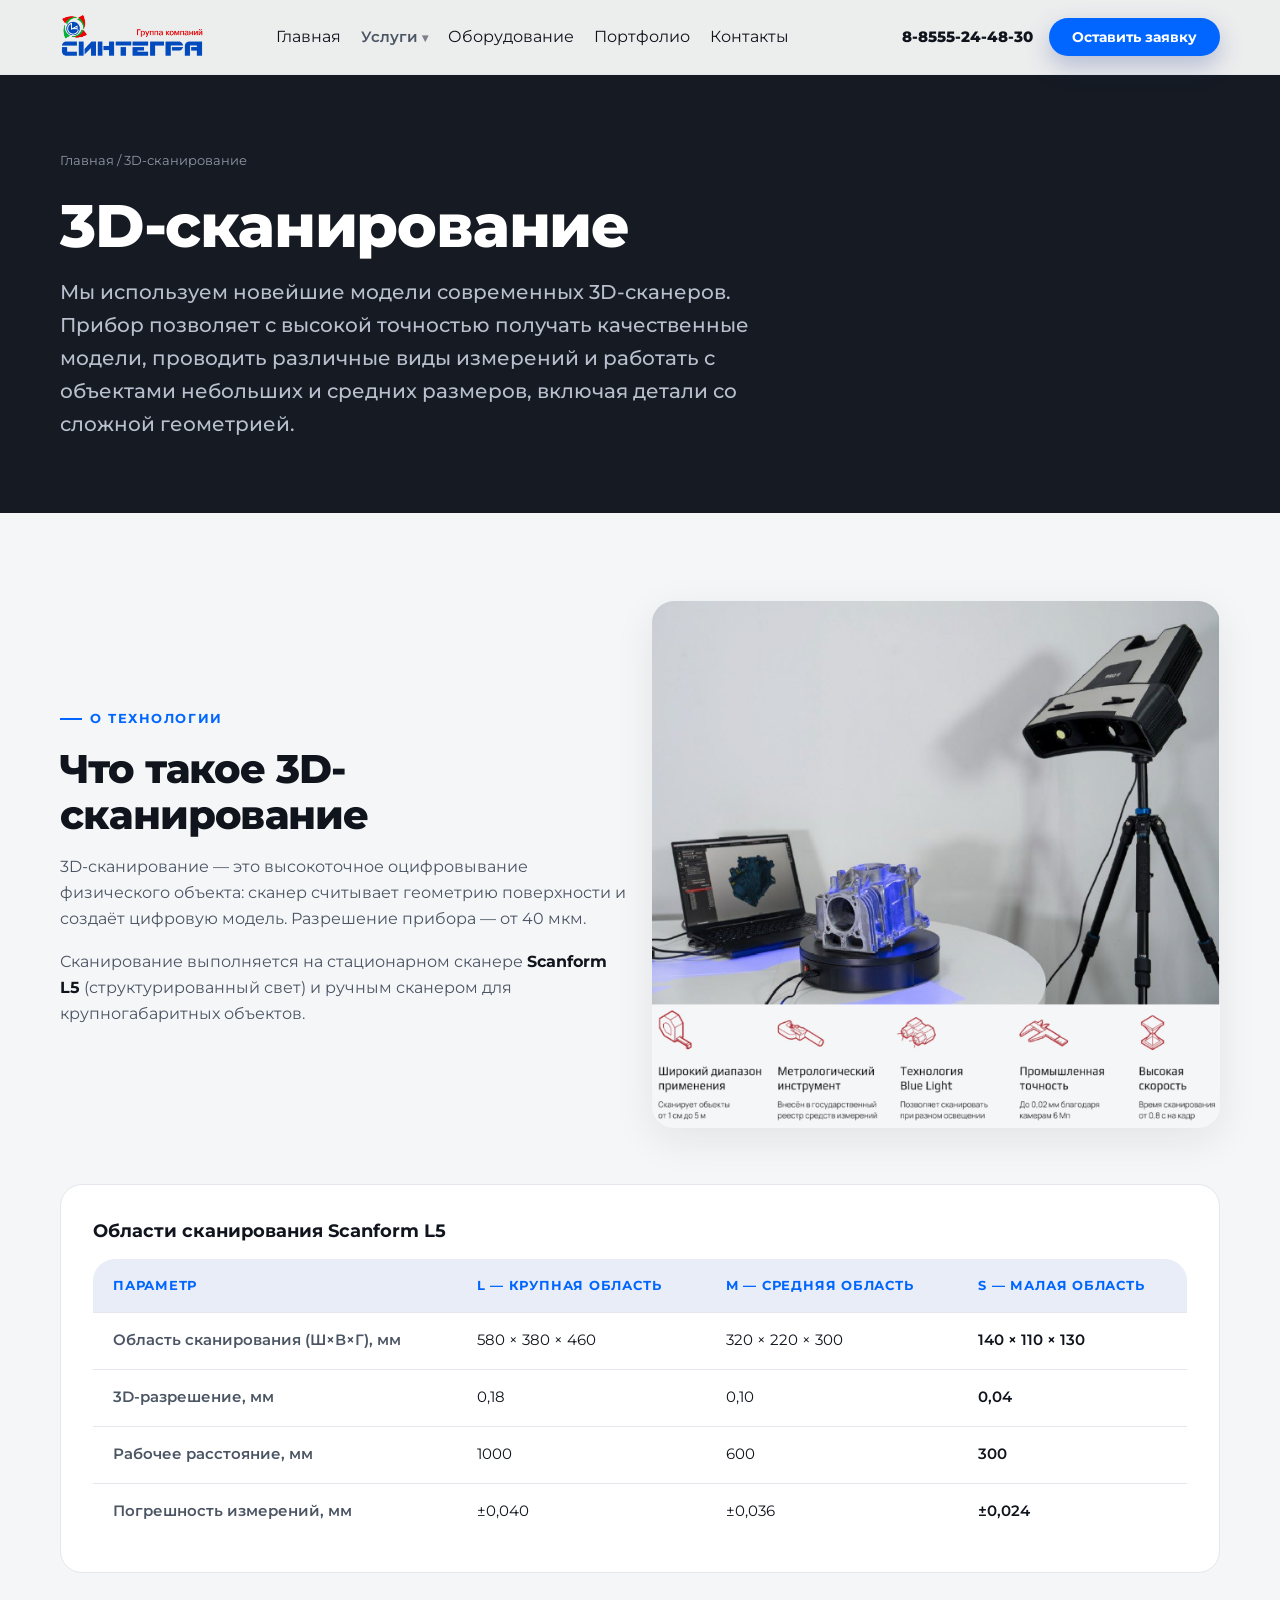
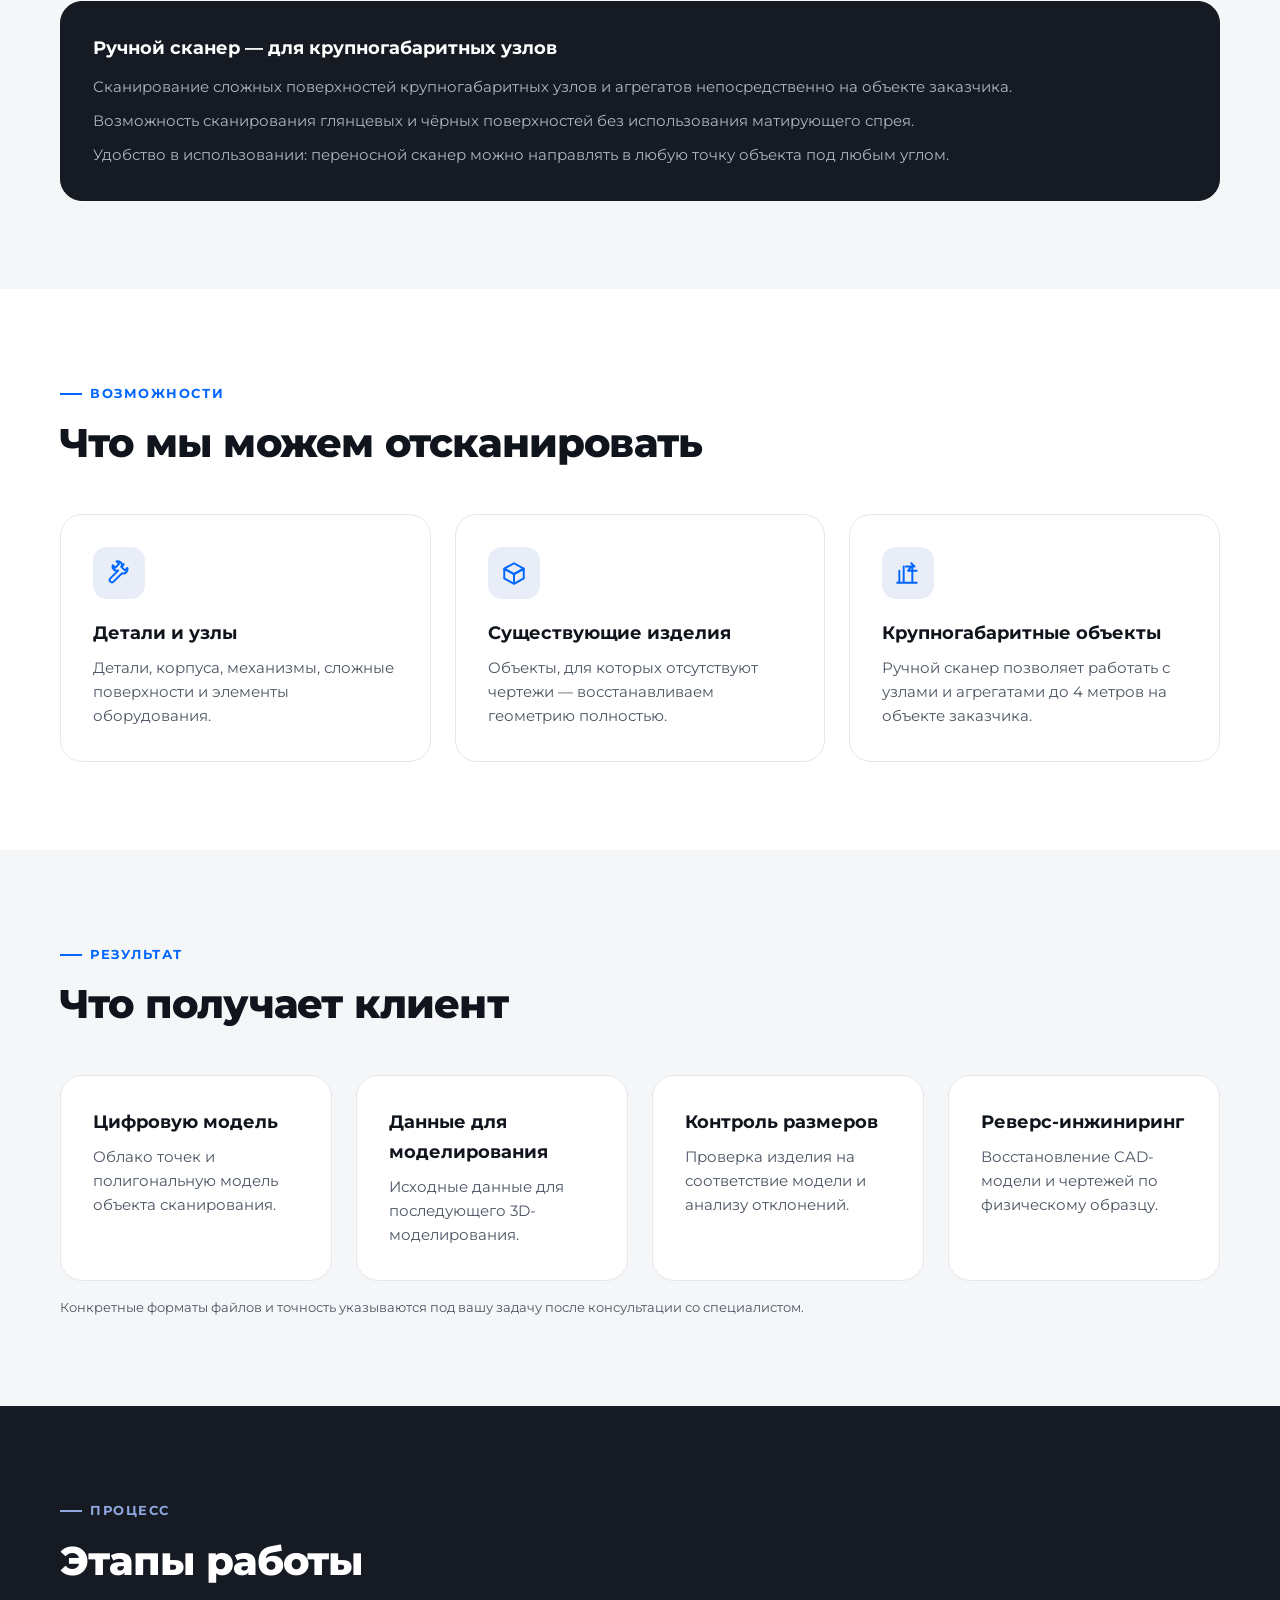
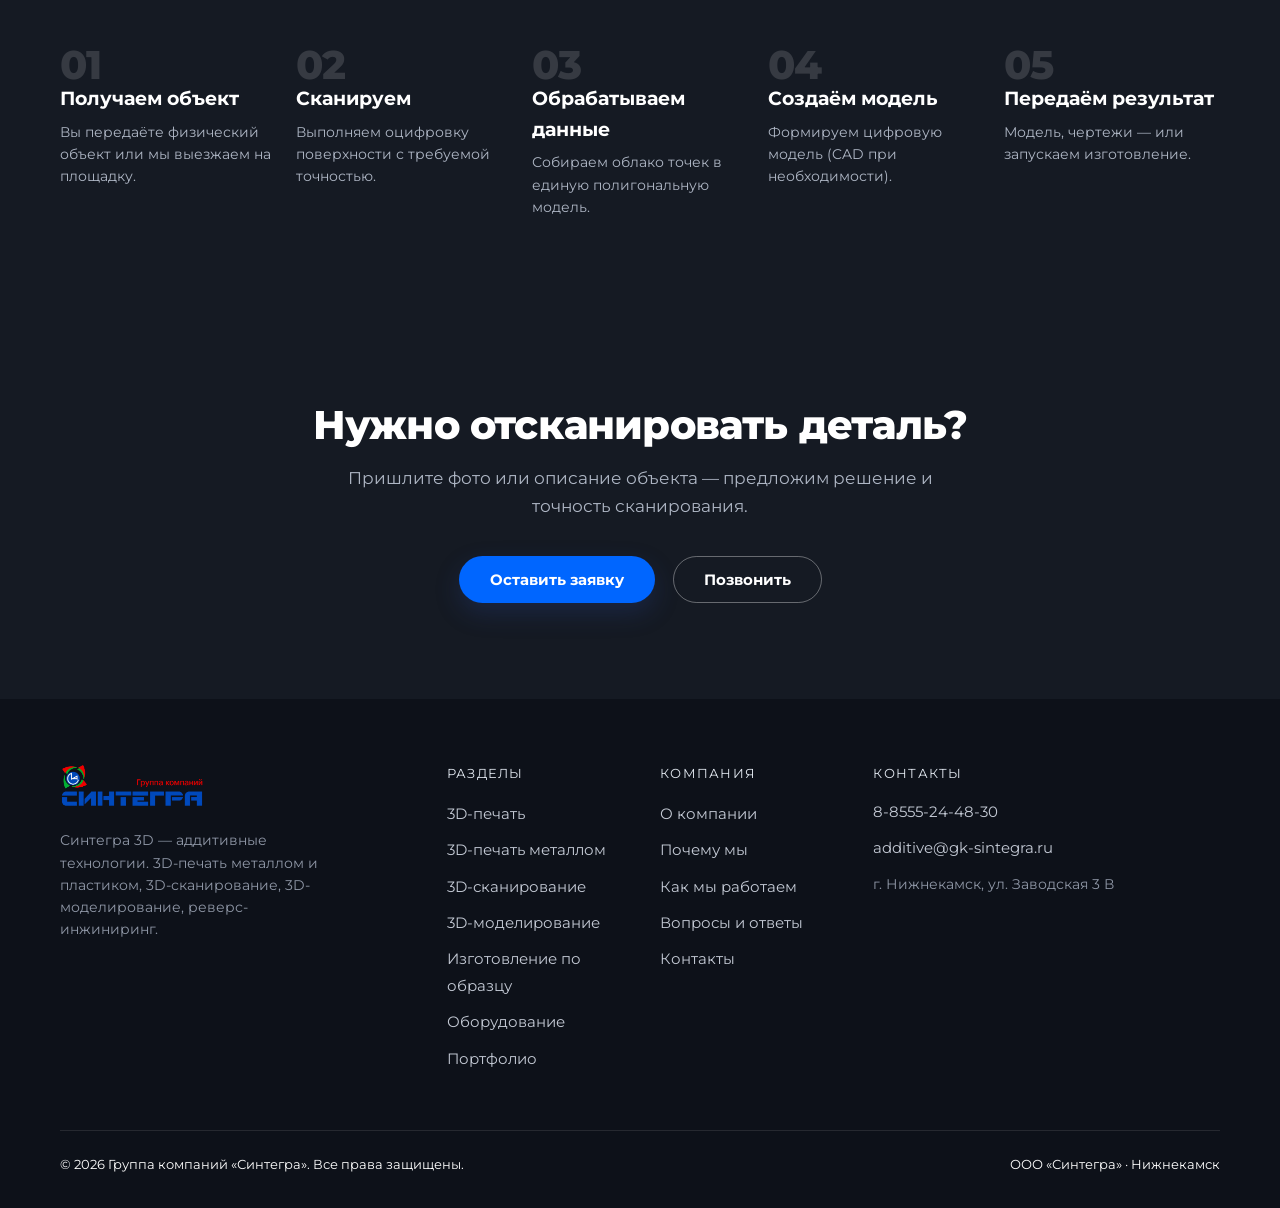
<file: scanning.html>
<!DOCTYPE html>
<html lang="ru">
<head>
  <meta charset="UTF-8">
  <meta name="viewport" content="width=device-width, initial-scale=1.0">
  <title>3D-сканирование на заказ | Синтегра 3D — оцифровка деталей с точностью до 40 мкм</title>
  <meta name="description" content="Высокоточное 3D-сканирование деталей, корпусов и механизмов. Разрешение от 40 мкм, погрешность до ±0,024 мм, объекты до 4 метров. Scanform L5 и ручной сканер.">
  <link rel="canonical" href="https://sintegra-additive.ru/scanning.html">
  <link rel="shortcut icon" type="image/ico" href="/favicon.ico">
  <link rel="preconnect" href="https://fonts.googleapis.com">
  <link rel="preconnect" href="https://fonts.gstatic.com" crossorigin>
  <link href="https://fonts.googleapis.com/css2?family=Montserrat:wght@400;500;600;700;800&display=swap" rel="stylesheet" media="print" onload="this.media='all'">
  <link rel="stylesheet" href="/css/style.css">
</head>
<body>
<!-- Yandex.Metrika counter -->
<script type="text/javascript">
    (function(m,e,t,r,i,k,a){
        m[i]=m[i]||function(){(m[i].a=m[i].a||[]).push(arguments)};
        m[i].l=1*new Date();
        for (var j = 0; j < document.scripts.length; j++) {if (document.scripts[j].src === r) { return; }}
        k=e.createElement(t),a=e.getElementsByTagName(t)[0],k.async=1,k.src=r,a.parentNode.insertBefore(k,a)
    })(window, document,'script','https://mc.yandex.ru/metrika/tag.js?id=111794412', 'ym');

    ym(111794412, 'init', {ssr:true, webvisor:true, clickmap:true, ecommerce:"dataLayer", referrer: document.referrer, url: location.href, accurateTrackBounce:true, trackLinks:true});
</script>
<noscript><div><img src="https://mc.yandex.ru/watch/111794412" style="position:absolute; left:-9999px;" alt="" /></div></noscript>
<!-- /Yandex.Metrika counter -->
<header class="header">
  <div class="container header__inner">
    <a href="/" class="header__logo">
      <img src="/img/logo-hq.png" alt="Синтегра 3D" width="108" height="36">
    </a>
    <nav class="header__nav">
      <ul class="header__menu">
        <li><a href="/">Главная</a></li>
        <li class="nav__item nav__item--dropdown">
          <a href="/printing.html" class="nav__link nav__link--dropdown">
            Услуги <span class="dropdown-arrow">▾</span>
          </a>
          <ul class="dropdown-menu">
            <li><a href="/printing.html" class="dropdown-menu__link">3D-печать (все материалы)</a></li>
            <li><a href="/3d-pechat-metallom/" class="dropdown-menu__link">3D-печать металлом</a></li>
            <li><a href="/3d-skanirovanie/" class="dropdown-menu__link">3D-сканирование</a></li>
            <li><a href="/modeling.html" class="dropdown-menu__link">3D-моделирование</a></li>
            <li><a href="/izgotovlenie-po-obrazcu/" class="dropdown-menu__link">Изготовление по образцу</a></li>
            <li><a href="/elektroerozionnaya-obrabotka/" class="dropdown-menu__link">Электроэрозионная обработка</a></li>
            <li><a href="/plosko-shlifovalnaya-obrabotka/" class="dropdown-menu__link">Плоское шлифование</a></li>
          </ul>
        </li>
        <li><a href="/equipment.html">Оборудование</a></li>
        <li><a href="/portfolio.html">Портфолио</a></li>
        <li><a href="/contacts.html">Контакты</a></li>
      </ul>
    </nav>
    <div class="header__contacts">
      <a href="tel:+788555244830" class="header__phone">8-8555-24-48-30</a>
      <a href="#" class="btn btn--primary btn--sm" data-open-form>Оставить заявку</a>
    </div>
    <button class="header__burger" aria-label="Меню"><span></span></button>
  </div>
</header>

<main>

  <!-- ======== Первый экран ======== -->
  <section class="page-hero">
    <div class="container">
      <div class="page-hero__crumbs"><a href="/">Главная</a> / 3D-сканирование</div>
      <h1 class="h1" style="margin-bottom:16px"><span class="nowrap">3D-сканирование</span></h1>
      <p class="lead">Мы используем новейшие модели современных 3D-сканеров. Прибор позволяет с высокой точностью получать качественные модели, проводить различные виды измерений и работать с объектами небольших и средних размеров, включая детали со сложной геометрией.</p>
    </div>
  </section>

  <!-- ======== Что это ======== -->
  <section class="section">
    <div class="container">
      <div class="grid grid--2" style="align-items:center">
        <div class="reveal">
          <span class="eyebrow">О технологии</span>
          <h2 class="h2" style="margin-bottom:16px">Что такое 3D-сканирование</h2>
          <p style="color:var(--ink-soft);margin-bottom:16px">3D-сканирование — это высокоточное оцифровывание физического объекта: сканер считывает геометрию поверхности и создаёт цифровую модель. Разрешение прибора — от 40 мкм.</p>
          <p style="color:var(--ink-soft)">Сканирование выполняется на стационарном сканере <b style="color:var(--ink)">Scanform L5</b> (структурированный свет) и ручным сканером для крупногабаритных объектов.</p>
        </div>
        <div class="reveal">
          <img src="/img/scan.png" alt="Профессиональный 3D-сканер Scanform L5" style="border-radius:var(--radius-lg);box-shadow:var(--shadow)" loading="lazy">
        </div>
      </div>

      <!-- таблица областей -->
      <div class="reveal" style="margin-top:56px">
        <div class="card">
          <h3 class="card__title" style="margin-bottom:12px">Области сканирования Scanform L5</h3>
          <div style="overflow-x:auto">
          <table class="spec-table" style="min-width:640px">
            <thead>
              <tr><th>Параметр</th><th>L — крупная область</th><th>M — средняя область</th><th>S — малая область</th></tr>
            </thead>
            <tbody>
              <tr><td>Область сканирования (Ш×В×Г), мм</td><td>580 × 380 × 460</td><td>320 × 220 × 300</td><td>140 × 110 × 130</td></tr>
              <tr><td>3D-разрешение, мм</td><td>0,18</td><td>0,10</td><td>0,04</td></tr>
              <tr><td>Рабочее расстояние, мм</td><td>1000</td><td>600</td><td>300</td></tr>
              <tr><td>Погрешность измерений, мм</td><td>±0,040</td><td>±0,036</td><td>±0,024</td></tr>
            </tbody>
          </table>
          </div>
        </div>
      </div>

      <!-- ручной сканер -->
      <div class="reveal" style="margin-top:28px">
        <div class="card" style="background:var(--graphite);border-color:var(--graphite);color:#fff">
          <h3 class="card__title" style="color:#fff">Ручной сканер — для крупногабаритных узлов</h3>
          <ul style="display:grid;gap:10px;color:#aeb6c4;font-size:14.5px;margin-top:12px">
            <li>Сканирование сложных поверхностей крупногабаритных узлов и агрегатов непосредственно на объекте заказчика.</li>
            <li>Возможность сканирования глянцевых и чёрных поверхностей без использования матирующего спрея.</li>
            <li>Удобство в использовании: переносной сканер можно направлять в любую точку объекта под любым углом.</li>
          </ul>
        </div>
      </div>
    </div>
  </section>

  <!-- ======== Что можем отсканировать ======== -->
  <section class="section section--alt">
    <div class="container">
      <div class="section__head reveal">
        <span class="eyebrow">Возможности</span>
        <h2 class="h2">Что мы можем отсканировать</h2>
      </div>
      <div class="grid grid--3">
        <div class="card reveal"><div class="card__icon"><svg aria-hidden="true"><use href="/img/icons.svg#wrench"></use></svg></div><h3 class="card__title">Детали и узлы</h3><p class="card__text">Детали, корпуса, механизмы, сложные поверхности и элементы оборудования.</p></div>
        <div class="card reveal"><div class="card__icon"><svg aria-hidden="true"><use href="/img/icons.svg#box"></use></svg></div><h3 class="card__title">Существующие изделия</h3><p class="card__text">Объекты, для которых отсутствуют чертежи — восстанавливаем геометрию полностью.</p></div>
        <div class="card reveal"><div class="card__icon"><svg aria-hidden="true"><use href="/img/icons.svg#construction"></use></svg></div><h3 class="card__title">Крупногабаритные объекты</h3><p class="card__text">Ручной сканер позволяет работать с узлами и агрегатами до 4 метров на объекте заказчика.</p></div>
      </div>
    </div>
  </section>

  <!-- ======== Что получает клиент ======== -->
  <section class="section">
    <div class="container">
      <div class="section__head reveal">
        <span class="eyebrow">Результат</span>
        <h2 class="h2">Что получает клиент</h2>
      </div>
      <div class="grid grid--4">
        <div class="card reveal">
          <h3 class="card__title">Цифровую модель</h3>
          <p class="card__text">Облако точек и полигональную модель объекта сканирования.</p>
        </div>
        <div class="card reveal">
          <h3 class="card__title">Данные для моделирования</h3>
          <p class="card__text">Исходные данные для последующего 3D-моделирования.</p>
        </div>
        <div class="card reveal">
          <h3 class="card__title">Контроль размеров</h3>
          <p class="card__text">Проверка изделия на соответствие модели и анализу отклонений.</p>
        </div>
        <div class="card reveal">
          <h3 class="card__title">Реверс-инжиниринг</h3>
          <p class="card__text">Восстановление CAD-модели и чертежей по физическому образцу.</p>
        </div>
      </div>
      <p style="color:var(--ink-soft);font-size:13px;margin-top:16px">Конкретные форматы файлов и точность указываются под вашу задачу после консультации со специалистом.</p>
    </div>
  </section>

  <!-- ======== Этапы ======== -->
  <section class="section section--dark">
    <div class="container">
      <div class="section__head reveal">
        <span class="eyebrow">Процесс</span>
        <h2 class="h2">Этапы работы</h2>
      </div>
      <div class="steps">
        <div class="step reveal"><h3 class="step__title">Получаем объект</h3><p class="step__text">Вы передаёте физический объект или мы выезжаем на площадку.</p></div>
        <div class="step reveal"><h3 class="step__title">Сканируем</h3><p class="step__text">Выполняем оцифровку поверхности с требуемой точностью.</p></div>
        <div class="step reveal"><h3 class="step__title">Обрабатываем данные</h3><p class="step__text">Собираем облако точек в единую полигональную модель.</p></div>
        <div class="step reveal"><h3 class="step__title">Создаём модель</h3><p class="step__text">Формируем цифровую модель (CAD при необходимости).</p></div>
        <div class="step reveal"><h3 class="step__title">Передаём результат</h3><p class="step__text">Модель, чертежи — или запускаем изготовление.</p></div>
      </div>
    </div>
  </section>

  <!-- ======== CTA ======== -->
  <section class="cta">
    <div class="cta__inner container">
      <h2 class="h2">Нужно отсканировать деталь?</h2>
      <p>Пришлите фото или описание объекта — предложим решение и точность сканирования.</p>
      <a href="#" class="btn btn--primary" data-open-form>Оставить заявку</a>
      <a href="tel:+788555244830" class="btn btn--ghost">Позвонить</a>
    </div>
  </section>

</main>

<footer class="footer">
  <div class="container">
    <div class="footer__inner">
      <div>
        <a href="/" class="footer__logo"><img src="/img/logo-hq.png" alt="Синтегра 3D" width="108" height="36"></a>
        <p class="footer__about">Синтегра 3D — аддитивные технологии. 3D-печать металлом и пластиком, 3D-сканирование, 3D-моделирование, реверс-инжиниринг.</p>
      </div>
      <div>
        <div class="footer__title">Разделы</div>
        <ul class="footer__nav">
  <li><a href="/printing.html">3D-печать</a></li>
  <li><a href="/3d-pechat-metallom/">3D-печать металлом</a></li>
  <li><a href="/3d-skanirovanie/">3D-сканирование</a></li>
  <li><a href="/modeling.html">3D-моделирование</a></li>
  <li><a href="/izgotovlenie-po-obrazcu/">Изготовление по образцу</a></li>
  <li><a href="/equipment.html">Оборудование</a></li>
  <li><a href="/portfolio.html">Портфолио</a></li>
</ul>
      </div>
      <div>
        <div class="footer__title">Компания</div>
        <ul class="footer__nav">
          <li><a href="/#about">О компании</a></li>
          <li><a href="/#why">Почему мы</a></li>
          <li><a href="/#process">Как мы работаем</a></li>
          <li><a href="/#faq">Вопросы и ответы</a></li>
          <li><a href="/contacts.html">Контакты</a></li>
        </ul>
      </div>
      <div>
        <div class="footer__title">Контакты</div>
        <div class="footer__contacts">
          <a href="tel:+788555244830">8-8555-24-48-30</a>
          <a href="mailto:additive@gk-sintegra.ru">additive@gk-sintegra.ru</a>
          <span style="color:#8f97a6;font-size:14px">г. Нижнекамск, ул. Заводская 3&nbsp;В</span>

        </div>
      </div>
    </div>
    <div class="footer__bottom">
      <span>© 2026 Группа компаний «Синтегра». Все права защищены.</span>
      <span>ООО «Синтегра» · Нижнекамск</span>
    </div>
  </div>
</footer>

<!-- Модальное окно заявки -->
<div class="lightbox" id="lead-modal" style="z-index:400;align-items:flex-start;overflow-y:auto;padding:80px 20px 40px">
  <button class="lightbox__close" data-close-form aria-label="Закрыть">×</button>
  <form class="form" data-form style="max-width:640px;margin:0 auto;width:100%">
    <h3 class="form__title">Оставить заявку</h3>
    <p class="form__sub">Заполните форму — мы свяжемся с вами в ближайшее время.</p>
    <div class="form-grid">
      <div class="form-field"><label>Имя *</label><input name="name" type="text" placeholder="Ваше имя" required minlength="2"></div>
      <div class="form-field"><label>Телефон *</label><input name="phone" type="tel" placeholder="+7 (___) ___-__-__" required></div>
      <div class="form-field"><label>E-mail</label><input name="email" type="email" placeholder="Ваш e-mail"></div>
      <div class="form-field"><label>Что необходимо изготовить? *</label><input name="task" type="text" placeholder="Например: отсканировать корпус компрессора" required></div>
      <div class="form-field form-field--full"><label>Комментарий</label><textarea name="comment" placeholder="Опишите задачу подробнее"></textarea></div>
      <div class="form-field form-field--full">
        <div class="form-file"><svg aria-hidden="true"><use href="/img/icons.svg#paperclip"></use></svg><span class="form-file__name">Прикрепить файл (модель, чертёж, фото) — до 25 МБ</span><input name="file" type="file" accept=".stl,.obj,.3mf,.step,.stp,.pdf,.dxf,.dwg,.jpg,.jpeg,.png,.zip" aria-label="Прикрепить файл ТЗ или 3D-модель"></div>
        <div class="form-hint-file">STL, OBJ, 3MF, STEP, PDF, DXF, DWG, JPG, PNG, ZIP</div>
      </div>
      <div class="form-field form-field--full">
        <label class="form-consent"><input name="consent" type="checkbox" required><span>Я согласен на обработку персональных данных в соответствии с <a href="#" title="Политика обработки персональных данных — добавим документ">политикой обработки персональных данных</a></span></label>
      </div>
      <div class="form-field form-field--full">
        <button type="submit" class="btn btn--primary btn--block">Отправить заявку</button>
        <div class="form-msg"></div>
      </div>
    </div>
  </form>
</div>

<!-- Мобильная панель -->
<div class="mobile-bar">
  <a href="tel:+788555244830">
    <svg viewBox="0 0 24 24" fill="none" stroke="currentColor" stroke-width="2"><path d="M22 16.92v3a2 2 0 0 1-2.18 2 19.79 19.79 0 0 1-8.63-3.07 19.5 19.5 0 0 1-6-6A19.79 19.79 0 0 1 2.08 4.18 2 2 0 0 1 4.06 2h3a2 2 0 0 1 2 1.72c.13.96.36 1.9.7 2.81a2 2 0 0 1-.45 2.11L8.09 9.91a16 16 0 0 0 6 6l1.27-1.27a2 2 0 0 1 2.11-.45c.91.34 1.85.57 2.81.7A2 2 0 0 1 22 16.92z"/></svg>
    Позвонить
  </a>
  <a href="#" data-open-form class="is-accent">
    <svg viewBox="0 0 24 24" fill="none" stroke="currentColor" stroke-width="2"><path d="M21 15a2 2 0 0 1-2 2H7l-4 4V5a2 2 0 0 1 2-2h14a2 2 0 0 1 2 2z"/></svg>
    Оставить заявку
  </a>
  <a href="mailto:additive@gk-sintegra.ru">
    <svg viewBox="0 0 24 24" fill="none" stroke="currentColor" stroke-width="2"><rect x="2" y="4" width="20" height="16" rx="2"/><path d="m22 7-10 6L2 7"/></svg>
    Написать
  </a>
</div>

<script>
  var modal = document.getElementById('lead-modal');
  document.querySelectorAll('[data-open-form]').forEach(function (btn) {
    btn.addEventListener('click', function (e) { e.preventDefault(); modal.classList.add('is-open'); });
  });
  document.querySelectorAll('[data-close-form]').forEach(function (btn) {
    btn.addEventListener('click', function () { modal.classList.remove('is-open'); });
  });
  modal.addEventListener('click', function (e) { if (e.target === modal) modal.classList.remove('is-open'); });
</script>
<script src="/js/main.js" defer></script>
</body>
</html>
</file>
<file: css/style.css>
:root {
  --bg-dark: #0B0F17;
  --bg-transition: #161B26;
  --cold: #F8FAFC;
  --accent: #0066FF;
  --accent-2: #3385ff;
  --ink: #10141c;
  --ink-soft: #4b5563;
  --graphite: #151a23;
  --graphite-2: #1d2430;
  --bg: #f5f6f8;
  --surface: #ffffff;
  --line: #e4e7ec;
  --accent-soft: #e8edf7;
  --ok: #1e8e5a;
  --radius: 14px;
  --radius-lg: 22px;
  --shadow: 0 12px 40px rgba(16, 20, 28, .08);
  --shadow-sm: 0 6px 18px rgba(16, 20, 28, .05);
  --font: "Montserrat", "Raleway", -apple-system, "Segoe UI", Roboto, Arial, sans-serif;
  --container: 1200px;
}

* { margin: 0; padding: 0; box-sizing: border-box; }
html {
  scroll-behavior: smooth;
  max-width: 100%;
  overflow-x: hidden;
}
body {
  font-family: var(--font);
  font-size: 16px;
  line-height: 1.65;
  color: var(--ink);
  background: var(--bg);
  -webkit-font-smoothing: antialiased;
  max-width: 100%;
  overflow-x: hidden;
}
@supports (overflow: clip) {
  html, body { overflow-x: clip; }
}
img { max-width: 100%; display: block; }
a { color: inherit; text-decoration: none; }
button { font-family: inherit; cursor: pointer; }
ul { list-style: none; }

.container { max-width: var(--container); margin: 0 auto; padding: 0 20px; }

/* ---------- typography ---------- */
.h1, .h2, .h3 { font-weight: 800; line-height: 1.15; letter-spacing: -.02em; }
.nowrap { white-space: nowrap; }
.h1 { font-size: clamp(34px, 5.2vw, 60px); }
.h2 { font-size: clamp(26px, 3.4vw, 40px); }
.h3 { font-size: clamp(19px, 2vw, 24px); }
.lead { font-size: clamp(17px, 1.8vw, 20px); color: var(--ink-soft); font-weight: 500; }
.eyebrow {
  display: inline-flex; align-items: center; gap: 8px;
  font-size: 13px; font-weight: 700; letter-spacing: .12em; text-transform: uppercase;
  color: var(--accent); margin-bottom: 16px;
}
.eyebrow::before { content: ""; width: 22px; height: 2px; background: var(--accent); }

/* ---------- buttons ---------- */
.btn {
  display: inline-flex; align-items: center; justify-content: center; gap: 10px;
  padding: 15px 30px; border-radius: 60px; border: 1px solid transparent;
  font-size: 15px; font-weight: 700; line-height: 1;
  transition: transform .2s cubic-bezier(0.4, 0, 0.2, 1), box-shadow .2s cubic-bezier(0.4, 0, 0.2, 1), background .2s cubic-bezier(0.4, 0, 0.2, 1), color .2s cubic-bezier(0.4, 0, 0.2, 1);
}
.btn:active { transform: scale(.98); }
.btn--primary { background: var(--accent); color: #fff; box-shadow: 0 10px 24px rgba(40, 70, 147, .28); }
.btn--primary:hover { background: var(--accent-2); transform: translateY(-2px); }
.btn--light { background: #fff; color: var(--ink); }
.btn--light:hover { transform: translateY(-2px); box-shadow: var(--shadow); }
.btn--ghost { border-color: rgba(255,255,255,.35); color: #fff; }
.btn--ghost:hover { background: rgba(255,255,255,.1); }
.btn--dark { background: var(--graphite); color: #fff; }
.btn--dark:hover { background: var(--graphite-2); transform: translateY(-2px); }
.btn--block { width: 100%; }
.btn--sm { padding: 11px 22px; font-size: 14px; }

/* ---------- sections ---------- */
.section { padding: 88px 0; }
.section--alt { background: var(--surface); }
.section--dark { background: var(--graphite); color: #fff; }
.section__head { max-width: 720px; margin-bottom: 48px; }
.section--dark .lead { color: #aeb6c4; }
.section--dark .eyebrow { color: #8fa8e0; }
.section--dark .eyebrow::before { background: #8fa8e0; }
.section--center { text-align: center; }
.section--center .section__head { margin-left: auto; margin-right: auto; }

/* ---------- grid ---------- */
.grid { display: grid; gap: 24px; }
.grid--2 { grid-template-columns: repeat(2, 1fr); }
.grid--3 { grid-template-columns: repeat(3, 1fr); }
.grid--4 { grid-template-columns: repeat(4, 1fr); }

/* ---------- cards ---------- */
.card {
  background: var(--surface); border: 1px solid var(--line);
  border-radius: var(--radius-lg); padding: 32px;
  transition: transform .25s cubic-bezier(0.4, 0, 0.2, 1), box-shadow .25s cubic-bezier(0.4, 0, 0.2, 1), border-color .25s cubic-bezier(0.4, 0, 0.2, 1);
}
.card:hover { transform: translateY(-4px); box-shadow: var(--shadow); border-color: #d3d9e2; }
.card__icon {
  width: 52px; height: 52px; border-radius: 14px; display: grid; place-items: center;
  background: var(--accent-soft); color: var(--accent); margin-bottom: 20px; font-size: 24px;
}
.card__icon svg { width: 26px; height: 26px; fill: none; stroke: currentColor; stroke-width: 1.8; stroke-linecap: round; stroke-linejoin: round; }
.card__title { font-size: 18px; font-weight: 700; margin-bottom: 8px; }
.card__text { color: var(--ink-soft); font-size: 14.5px; }
.card--plain { padding: 0; border: 0; box-shadow: none; background: transparent; }
.card--plain:hover { transform: none; box-shadow: none; }

/* ---------- techno effects ---------- */
.techno-grid { position: relative; }
.techno-grid::before {
  content: ""; position: absolute; inset: 0;
  background-image:
    linear-gradient(rgba(255,255,255,.03) 1px, transparent 1px),
    linear-gradient(90deg, rgba(255,255,255,.03) 1px, transparent 1px);
  background-size: 40px 40px;
  pointer-events: none; z-index: 0;
}
.ambient-glow { position: relative; }
.ambient-glow::before {
  content: ""; position: absolute; inset: -20%;
  background: radial-gradient(circle at center, rgba(0,102,255,.12), transparent 70%);
  pointer-events: none; z-index: 0;
}
.glass {
  background: rgba(255,255,255,.06);
  backdrop-filter: blur(16px);
  -webkit-backdrop-filter: blur(16px);
  border: 1px solid rgba(255,255,255,.12);
  border-radius: var(--radius-lg);
  box-shadow: 0 8px 32px rgba(0,0,0,.12);
}
.glass--dark {
  background: rgba(11,15,23,.6);
  border-color: rgba(255,255,255,.08);
}

/* ---------- header ---------- */
.header {
  position: fixed; inset: 0 0 auto 0; z-index: 100;
  background: rgba(255,255,255,.92); backdrop-filter: blur(10px);
  border-bottom: 1px solid var(--line);
  transition: box-shadow .25s cubic-bezier(0.4, 0, 0.2, 1);
}
.header.is-scrolled { box-shadow: 0 6px 24px rgba(16,20,28,.07); }
.header__inner { display: flex; align-items: center; justify-content: space-between; gap: 32px; height: 74px; }
.header__logo { display: flex; align-items: center; gap: 12px; font-weight: 800; font-size: 18px; }
.header__logo img { height: 48px; width: auto; flex: none; object-fit: contain; }
.header__nav { display: flex; align-items: center; margin: 0 auto; }
.header__menu { display: flex; align-items: center; gap: 20px; margin: 0; padding: 0; list-style: none; }
.header__contacts { display: flex; align-items: center; gap: 16px; margin-left: auto; }
.header__phone { font-weight: 800; font-size: 15px; white-space: nowrap; }
.header__burger { display: none; background: none; border: 0; width: 40px; height: 40px; position: relative; }
.header__burger span, .header__burger span::before, .header__burger span::after {
  content: ""; position: absolute; width: 22px; height: 2px; background: var(--ink);
  left: 9px; top: 19px; transition: .25s cubic-bezier(0.4, 0, 0.2, 1);
}
.header__burger span::before { top: -7px; }
.header__burger span::after { top: 7px; }
body.menu-open .header__burger span { background: transparent; }
body.menu-open .header__burger span::before { top: 0; transform: rotate(45deg); }
body.menu-open .header__burger span::after { top: 0; transform: rotate(-45deg); }

/* ---------- dropdown ---------- */
.nav__item--dropdown { position: relative; }
.nav__link--dropdown { display: inline-flex; align-items: center; gap: 4px; font-size: 14.5px; font-weight: 600; color: var(--ink-soft); transition: color .2s; white-space: nowrap; text-decoration: none; background: none; border: 0; font-family: inherit; cursor: pointer; padding: 0; }
.nav__link--dropdown:hover { color: var(--ink); }
.dropdown-arrow { font-size: 12px; line-height: 1; opacity: .7; }
.dropdown-menu {
  position: absolute;
  top: calc(100% + 8px);
  left: 50%;
  transform: translateX(-50%) translateY(4px);
  background: #fff;
  border: 1px solid var(--line);
  border-radius: var(--radius);
  box-shadow: var(--shadow);
  padding: 8px 0;
  min-width: 240px;
  opacity: 0;
  visibility: hidden;
  transition: opacity .2s, transform .2s, visibility .2s;
  z-index: 1000;
}
.nav__item--dropdown:hover .dropdown-menu,
.nav__item--dropdown.is-open .dropdown-menu {
  opacity: 1;
  visibility: visible;
  transform: translateX(-50%) translateY(0);
}
.header__menu, .dropdown-menu { list-style: none; padding: 0; margin: 0; }
.dropdown-menu__link {
  display: block;
  padding: 10px 20px;
  font-size: 14px;
  font-weight: 500;
  color: var(--ink-soft);
  white-space: nowrap;
  transition: background .15s, color .15s;
  text-decoration: none;
}
.dropdown-menu__link:hover { background: var(--accent-soft); color: var(--accent); }

/* ---------- hero ---------- */
.hero { position: relative; padding: 160px 0 96px; overflow-x: hidden; }
@supports (overflow: clip) {
  .hero { overflow-x: clip; }
}
.hero__bg { position: absolute; inset: 0; z-index: -1; }
.hero__grid-placeholder { position: absolute; inset: 0; background: linear-gradient(180deg, #eef1f6, var(--bg)); }
.hero--dark .hero__grid-placeholder { background: transparent; }
.hero__inner { max-width: 1480px; display: grid; grid-template-columns: .95fr 1.35fr; gap: 40px; align-items: center; }
.hero__inner > * { min-width: 0; }
.hero__badge {
  display: inline-flex; align-items: center; gap: 8px;
  background: #fff; border: 1px solid var(--line); border-radius: 60px;
  padding: 9px 18px; font-size: 13px; font-weight: 600; color: var(--ink-soft); margin-bottom: 24px;
}
.hero__badge b { color: var(--accent); }
.hero h1 { margin: 0 0 20px; }
.hero h1 span { color: var(--accent); }
.hero__lead { max-width: 560px; margin-bottom: 28px; font-size: 18px; color: var(--ink-soft); }
.hero__text { max-width: 560px; margin-bottom: 32px; color: var(--ink-soft); font-size: 15px; }
.hero__actions { display: flex; flex-wrap: wrap; gap: 14px; margin-bottom: 36px; }
.hero__meta { display: flex; flex-wrap: wrap; gap: 12px; }
.hero__meta-item {
  display: flex; align-items: center; gap: 10px;
  background: #fff; border: 1px solid var(--line); border-radius: 12px;
  padding: 10px 16px; font-size: 13.5px; font-weight: 600;
}
.hero__meta-item svg { color: var(--accent); flex: none; }
.hero__media { position: relative; align-self: center; z-index: 1; }
.hero__media::before {
  content: ""; position: absolute; inset: -60px -80px -70px -30px; z-index: -1;
  background: radial-gradient(closest-side, rgba(40,70,147,.16), transparent 72%);
  pointer-events: none;
}
.hero__photo { position: relative; z-index: 2; transform: scale(1.07); margin: 0 -36px -26px -24px; }
.hero__photo img {
  width: 100%; height: auto; object-fit: contain; display: block;
  filter: drop-shadow(0 34px 56px rgba(16,20,28,.22));
  animation: float 7s cubic-bezier(0.4, 0, 0.2, 1) infinite;
}
@keyframes float { 0%,100% { transform: translateY(0); } 50% { transform: translateY(-12px); } }
.hero__media-chip {
  position: absolute; left: -10px; bottom: 18px;
  background: var(--graphite); color: #fff; border-radius: 16px;
  padding: 16px 20px; font-size: 13px; font-weight: 600; line-height: 1.4; max-width: 250px;
  box-shadow: var(--shadow); z-index: 3;
}
.hero__media-chip b { display: block; font-size: 16px; }
.hero--dark { background: var(--bg-dark); color: #fff; }
.hero--dark .hero__lead, .hero--dark .hero__text { color: #b9c0cd; }
.hero--dark .hero__badge { background: rgba(255,255,255,.06); border-color: rgba(255,255,255,.15); color: #d6dae2; }
.hero--dark .hero__badge b { color: #8fa8e0; }
.hero--dark .hero__media img {
  width: 100%; height: auto; object-fit: contain;
  filter: drop-shadow(0 40px 70px rgba(0,0,0,.55));
}
.hero--dark .hero__photo { transform: scale(1.12); margin: 0 -48px -48px -28px; }
.hero--dark .hero__photo--production {
  aspect-ratio: 16 / 9; margin: 0; transform: none; overflow: hidden;
  border: 1px solid rgba(88,133,210,.2); border-radius: 26px;
  box-shadow: 0 38px 90px rgba(0,0,0,.46), 0 0 70px rgba(0,102,255,.08);
}
.hero--dark .hero__photo--production img {
  width: 100%; height: 100%; object-fit: cover; object-position: center;
  animation: none; filter: none;
}
.hero--scanning .hero__media { width: 100%; max-width: 680px; min-width: 0; justify-self: end; }
.hero--scanning .hero__photo { margin: 0; transform: none; overflow: hidden; border-radius: 24px; }
.hero--scanning .hero__photo img { animation: none; }
.hero--dark .hero__media::before { background: radial-gradient(closest-side, rgba(0,102,255,.22), transparent 72%); }
.hero--dark .hero__meta-item { background: rgba(255,255,255,.06); border-color: rgba(255,255,255,.12); color: #d6dae2; }
.hero--dark .hero__meta-item svg { color: var(--accent); }

/* ---------- services blocks (main page) ---------- */
.service-block { display: grid; grid-template-columns: 1fr 1fr; align-items: center; gap: 56px; padding: 88px 0; }
.service-block--dark { background: var(--graphite); color: #fff; }
.service-block--reverse .service-block__content { order: 2; }
.service-block__content { max-width: 560px; }
.service-block__actions { display: flex; flex-wrap: wrap; gap: 14px; }
.service-block--dark .lead, .service-block--dark .card__text { color: #b9c0cd; }
.service-block__media { position: relative; }
.service-block__media img { border-radius: var(--radius-lg); width: 100%; height: 440px; object-fit: cover; box-shadow: var(--shadow); }
.service-block__media.drop { border-radius: var(--radius-lg); background: linear-gradient(180deg,#fff, #eef1f6); box-shadow: var(--shadow-sm); overflow: hidden; }
.service-block__media.drop img { border-radius: 0; object-fit: contain; height: 440px; box-shadow: none; padding: 16px; }
.service-block--dark .service-block__media.drop { background: var(--graphite-2); }
#about .service-block { padding-bottom: 216px; }
#about .about-cards { transform: translateY(128px); }
.about-cards .card__title { min-height: 2lh; }

/* ---------- features ---------- */
.feature { display: flex; gap: 16px; align-items: flex-start; }
.feature__num {
  flex: none; width: 44px; height: 44px; border-radius: 12px; display: grid; place-items: center;
  background: var(--accent-soft); color: var(--accent); font-weight: 800; font-size: 17px;
}
.feature__title { font-weight: 700; margin-bottom: 4px; }
.feature__text { color: var(--ink-soft); font-size: 14.5px; }

/* ---------- steps ---------- */
.steps { counter-reset: step; display: grid; grid-template-columns: repeat(5, 1fr); gap: 20px; }
.step { position: relative; padding-top: 52px; }
.step::before {
  counter-increment: step; content: "0" counter(step);
  position: absolute; top: 0; left: 0;
  font-size: 40px; font-weight: 800; color: rgba(255,255,255,.14); letter-spacing: -.02em;
}
.step__title { font-weight: 700; margin-bottom: 6px; }
.step__text { font-size: 13.5px; color: #aeb6c4; }

/* ---------- spec table ---------- */
.spec-table { width: 100%; border-collapse: collapse; background: var(--surface); border-radius: var(--radius-lg); overflow: hidden; }
.spec-table th, .spec-table td { padding: 16px 20px; text-align: left; border-bottom: 1px solid var(--line); font-size: 14.5px; vertical-align: top; }
.spec-table th { background: var(--accent-soft); color: var(--accent); font-size: 13px; text-transform: uppercase; letter-spacing: .06em; white-space: nowrap; }
.spec-table tr:last-child td { border-bottom: 0; }
.spec-table td:first-child { color: var(--ink-soft); font-weight: 600; white-space: nowrap; }
.spec-table td:last-child { font-weight: 600; }

/* ---------- сравнение Пластик | Металл ---------- */
.compare-cards { display: grid; grid-template-columns: 1fr 1fr; gap: 28px; align-items: stretch; }
.compare-card {
  border-radius: var(--radius-lg); overflow: hidden;
  background: var(--surface); display: flex; flex-direction: column;
  box-shadow: var(--shadow-sm); transition: transform .3s cubic-bezier(0.4, 0, 0.2, 1), box-shadow .3s cubic-bezier(0.4, 0, 0.2, 1);
}
.compare-card:hover { transform: translateY(-6px); box-shadow: var(--shadow); }
.compare-card--metal { background: var(--graphite); position: relative; }
.compare-card--metal::before {
  content: ""; position: absolute; inset: 0; z-index: 0; pointer-events: none;
  border-radius: var(--radius-lg); padding: 1px;
  background: linear-gradient(135deg, rgba(255,255,255,.18), rgba(255,255,255,.04), rgba(0,102,255,.35), rgba(255,255,255,.08));
  -webkit-mask: linear-gradient(#fff 0 0) content-box, linear-gradient(#fff 0 0);
  -webkit-mask-composite: xor; mask-composite: exclude;
}
.compare-card__media { position: relative; height: 260px; overflow: hidden; background: #e9ecf2; }
.compare-card--metal .compare-card__media { background: var(--graphite-2); }
.compare-card--plastic .compare-card__media { background: linear-gradient(180deg, #161B26, #1d2430); }
.compare-card__media img { width: 100%; height: 100%; object-fit: contain; object-position: center; padding: 16px; display: block; }
.compare__tag {
  position: absolute; left: 16px; bottom: 16px; z-index: 2;
  background: rgba(10,13,18,.82); color: #fff; border-radius: 60px;
  padding: 8px 16px; font-size: 13px; font-weight: 700; letter-spacing: .02em;
  backdrop-filter: blur(6px);
}
.compare-card--plastic .compare__tag { background: rgba(0,102,255,.88); }
.compare-card__body { padding: 28px 28px 30px; display: flex; flex-direction: column; flex: 1; position: relative; z-index: 1; }
.compare-card--metal .compare-card__body { color: #fff; }
.compare-card__title { font-size: 23px; font-weight: 800; margin-bottom: 8px; }
.compare-card__sub { font-size: 14.5px; color: var(--ink-soft); margin-bottom: 20px; }
.compare-card--metal .compare-card__sub { color: #aeb6c4; }
.compare-card__tabs { display: inline-flex; flex-wrap: wrap; gap: 8px; margin-bottom: 20px; }
.compare-tab {
  padding: 6px 14px; border-radius: 60px; border: 1px solid var(--line);
  background: var(--surface); font-weight: 700; font-size: 12.5px; color: var(--ink-soft);
  transition: .2s cubic-bezier(0.4, 0, 0.2, 1); cursor: pointer; white-space: nowrap;
}
.compare-tab:hover { border-color: var(--accent); color: var(--accent); }
.compare-tab.is-active { background: var(--accent); border-color: var(--accent); color: #fff; }
.compare-card--metal .compare-tab { background: rgba(255,255,255,.08); border-color: rgba(255,255,255,.15); color: #c3c9d4; }
.compare-card--metal .compare-tab:hover { border-color: var(--accent); color: #fff; }
.compare-card--metal .compare-tab.is-active { background: var(--accent); border-color: var(--accent); color: #fff; }
.compare-card__specs { display: grid; gap: 0; margin-bottom: 24px; border-top: 1px solid rgba(255,255,255,0.08); }
.compare-spec { display: grid; grid-template-columns: 34% 1fr; gap: 14px; font-size: 13.8px; line-height: 1.45; border-bottom: 1px solid rgba(255,255,255,0.08); padding: 8px 0; }
.compare-spec__label { font-weight: 700; color: var(--ink); opacity: 0.6; font-size: 0.85rem; }
.compare-spec__value { color: var(--ink-soft); }
.compare-card--metal .compare-spec__label { color: #8fa8e0; }
.compare-card--metal .compare-spec__value { color: #cdd3dd; }
.compare-card__foot { margin-top: auto; }

/* ---------- tabs ---------- */
.tabs__nav { display: flex; gap: 10px; margin-bottom: 32px; flex-wrap: wrap; }
.tabs__btn {
  padding: 13px 28px; border-radius: 60px; border: 1px solid var(--line);
  background: var(--surface); font-weight: 700; font-size: 15px; color: var(--ink-soft);
  transition: .2s cubic-bezier(0.4, 0, 0.2, 1);
}
.tabs__btn:hover { border-color: var(--accent); color: var(--accent); }
.tabs__btn.is-active { background: var(--accent); border-color: var(--accent); color: #fff; }
.tabs__panel { display: none; animation: fadeUp .4s cubic-bezier(0.4, 0, 0.2, 1); }
.tabs__panel.is-active { display: block; }
@keyframes fadeUp { from { opacity: 0; transform: translateY(14px); } to { opacity: 1; transform: none; } }

/* material picker */
.materials { display: grid; grid-template-columns: 320px 1fr; gap: 28px; align-items: start; }
.materials__list { display: flex; flex-direction: column; gap: 8px; }
.materials__btn {
  text-align: left; padding: 15px 20px; border-radius: 14px; border: 1px solid var(--line);
  background: var(--surface); font-weight: 700; font-size: 15px; color: var(--ink);
  transition: .2s cubic-bezier(0.4, 0, 0.2, 1);
}
.materials__btn:hover { border-color: var(--accent); }
.materials__btn.is-active { background: var(--graphite); border-color: var(--graphite); color: #fff; }
.materials__panel { display: none; background: var(--surface); border: 1px solid var(--line); border-radius: var(--radius-lg); padding: 32px; }
.materials__panel.is-active { display: block; animation: fadeUp .35s cubic-bezier(0.4, 0, 0.2, 1); }
.materials__panel h3 { margin-bottom: 8px; }
.materials__panel .lead { margin-bottom: 20px; }

/* ---------- accordion ---------- */
.accordion { border-bottom: 1px solid var(--line); }
.accordion__item { border-top: 1px solid var(--line); }
.accordion__btn {
  width: 100%; display: flex; align-items: center; justify-content: space-between; gap: 16px;
  background: none; border: 0; text-align: left; padding: 22px 4px;
  font-size: 17px; font-weight: 700; color: var(--ink);
}
.accordion__icon { flex: none; width: 30px; height: 30px; border-radius: 50%; background: var(--accent-soft); color: var(--accent); display: grid; place-items: center; transition: transform .25s cubic-bezier(0.4, 0, 0.2, 1); }
.accordion__icon svg { width: 16px; height: 16px; fill: none; stroke: currentColor; stroke-width: 2; stroke-linecap: round; }
.accordion__item.is-open .accordion__icon { transform: rotate(45deg); }
.accordion__body { max-height: 0; overflow: hidden; transition: max-height .35s cubic-bezier(0.4, 0, 0.2, 1); }
.accordion__body-inner { padding: 0 4px 24px; color: var(--ink-soft); font-size: 15px; max-width: 760px; }
.section--dark .accordion__item { border-color: rgba(255,255,255,.12); }
.section--dark .accordion__btn { color: #fff; }
.section--dark .accordion__body-inner { color: #aeb6c4; }

/* ---------- gallery ---------- */
.gallery { display: grid; grid-template-columns: repeat(3, 1fr); gap: 18px; }
.gallery__filter { grid-column: 1 / -1; }
.gallery__item { position: relative; border-radius: var(--radius); overflow: hidden; cursor: zoom-in; aspect-ratio: 1/1.15; background: #e9ecf2; }
.gallery__item img { width: 100%; height: 100%; object-fit: cover; transition: transform .45s cubic-bezier(0.4, 0, 0.2, 1); }
.gallery__item:hover img { transform: scale(1.06); }
.gallery__caption {
  position: absolute; inset: auto 0 0 0; padding: 40px 16px 14px;
  background: linear-gradient(transparent, rgba(10, 13, 18, .78));
  color: #fff; font-size: 13px; font-weight: 600;
}
.gallery__item b { display: block; font-size: 14.5px; }
.gallery__filter { display: flex; gap: 10px; flex-wrap: wrap; margin-bottom: 10px; }
.gallery__filter button { padding: 11px 22px; border-radius: 60px; border: 1px solid var(--line); background: var(--surface); font-weight: 700; font-size: 14px; color: var(--ink-soft); transition: .2s; }
.gallery__filter button.is-active { background: var(--graphite); border-color: var(--graphite); color: #fff; }
.gallery__filter button:focus-visible { outline: 3px solid var(--accent); outline-offset: 3px; }
.gallery--hide { display: none; }

/* lightbox */
.lightbox { position: fixed; inset: 0; z-index: 300; background: rgba(8, 11, 16, .92); display: none; align-items: center; justify-content: center; padding: 40px; }
.lightbox.is-open { display: flex; }
.lightbox img { max-width: 90vw; max-height: 84vh; border-radius: 10px; }
.lightbox__close { position: absolute; top: 24px; right: 28px; background: none; border: 0; color: #fff; font-size: 34px; line-height: 1; }

/* ---------- contacts ---------- */
.contact-card { background: var(--surface); border: 1px solid var(--line); border-radius: var(--radius-lg); padding: 30px; display: flex; gap: 18px; align-items: flex-start; }
.contact-card__icon { flex: none; width: 46px; height: 46px; border-radius: 12px; display: grid; place-items: center; background: var(--accent-soft); color: var(--accent); font-size: 21px; }
.contact-card__icon svg { width: 23px; height: 23px; fill: none; stroke: currentColor; stroke-width: 1.8; stroke-linecap: round; stroke-linejoin: round; }
.contact-card__title { font-weight: 700; margin-bottom: 4px; }
.contact-card__text { color: var(--ink-soft); font-size: 14.5px; line-height: 1.5; }
.contact-card__text a:hover { color: var(--accent); }
.section--dark .contact-card { background: var(--graphite-2); border-color: rgba(255,255,255,.1); }
.section--dark .contact-card__text { color: #aeb6c4; }

/* ---------- form ---------- */
.form { background: var(--graphite); border-radius: var(--radius-lg); padding: 40px; color: #fff; }
.form__title { font-size: 24px; font-weight: 800; margin-bottom: 8px; }
.form__sub { color: #aeb6c4; font-size: 14.5px; margin-bottom: 24px; }
.form-grid { display: grid; grid-template-columns: 1fr 1fr; gap: 14px; }
.form-field { display: flex; flex-direction: column; gap: 6px; }
.form-field--full { grid-column: 1 / -1; }
.form-field label { font-size: 13px; font-weight: 600; color: #c6ccd8; }
.form-field input, .form-field textarea {
  background: rgba(255,255,255,.07); border: 1px solid rgba(255,255,255,.16); color: #fff;
  border-radius: 12px; padding: 14px 16px; font: inherit; font-size: 15px; outline: none;
  transition: border-color .2s cubic-bezier(0.4, 0, 0.2, 1), background .2s cubic-bezier(0.4, 0, 0.2, 1);
}
.form-field input:focus, .form-field textarea:focus { border-color: var(--accent-2); background: rgba(255,255,255,.1); }
.form-field input::placeholder, .form-field textarea::placeholder { color: #7e8798; }
.form-field textarea { resize: vertical; min-height: 96px; }
.form-file {
  position: relative; display: flex; align-items: center; gap: 12px;
  border: 1px dashed rgba(255,255,255,.28); border-radius: 12px; padding: 14px 16px;
  font-size: 14px; color: #c6ccd8; cursor: pointer;
}
.form-file input { position: absolute; inset: 0; opacity: 0; cursor: pointer; }
.form-file svg { flex: none; width: 20px; height: 20px; fill: none; stroke: currentColor; stroke-width: 1.8; stroke-linecap: round; stroke-linejoin: round; }
.form-consent { display: flex; gap: 10px; align-items: flex-start; font-size: 12.5px; color: #9aa3b3; line-height: 1.5; }
.form-consent a { color: #8fa8e0; text-decoration: underline; }
.form-consent input { margin-top: 3px; accent-color: var(--accent-2); }
.form-msg { font-size: 14.5px; font-weight: 600; }
.form-msg.is-error { color: #ff8a8a; }
.form-msg.is-ok { color: #7ddfa8; }
.form-hint-file { font-size: 12.5px; color: #9aa3b3; margin-top: 4px; }

/* ---------- mobile bar ---------- */
.mobile-bar { display: none; }

/* ---------- reveal animation ---------- */
.reveal { opacity: 0; transform: translateY(26px); transition: opacity .7s cubic-bezier(0.4, 0, 0.2, 1), transform .7s cubic-bezier(0.4, 0, 0.2, 1); }
.reveal.is-visible { opacity: 1; transform: none; }

/* ---------- footer ---------- */
.footer { background: #0d1119; color: #fff; padding: 64px 0 32px; }
.footer__inner { display: grid; grid-template-columns: 2fr 1fr 1fr 2fr; gap: 40px; }
.footer__logo { display: flex; align-items: center; gap: 12px; font-weight: 800; font-size: 18px; margin-bottom: 18px; }
.footer__logo img { height: 48px; width: auto; object-fit: contain; }
.footer__about { color: #8f97a6; font-size: 13.5px; max-width: 260px; }
.footer__title { font-size: 13px; text-transform: uppercase; letter-spacing: .1em; color: #e2e8f0; margin-bottom: 16px; }
.footer__nav li { margin-bottom: 10px; }
.footer__nav a { color: #c3c9d4; font-size: 14.5px; transition: color .2s; }
.footer__nav a:hover { color: #fff; }
.footer__contacts { display: flex; flex-direction: column; gap: 12px; }
.footer__contacts a { color: #c3c9d4; font-size: 14.5px; }
.footer__contacts a:hover { color: #fff; }
.footer__bottom { display: flex; justify-content: space-between; gap: 16px; flex-wrap: wrap; margin-top: 48px; padding-top: 24px; border-top: 1px solid rgba(255,255,255,.1); color: #ffffff; font-size: 12.5px; }
.footer__socials { display: flex; gap: 10px; }
.footer__socials a {
  width: 40px; height: 40px; border-radius: 10px; background: rgba(255,255,255,.07);
  display: grid; place-items: center; color: #c3c9d4; transition: .2s cubic-bezier(0.4, 0, 0.2, 1);
}
.footer__socials a:hover { background: var(--accent); color: #fff; }

/* ---------- CTA ---------- */
.cta { position: relative; background: var(--graphite); color: #fff; text-align: center; padding: 96px 0; overflow: hidden; }
.cta__inner { position: relative; z-index: 1; }
.cta h2 { margin-bottom: 16px; }
.cta p { max-width: 620px; margin: 0 auto 36px; color: #aeb6c4; font-size: 17px; }
.cta .btn + .btn { margin-left: 14px; }

/* ---------- map ---------- */
.map-wrap { border-radius: var(--radius-lg); overflow: hidden; box-shadow: var(--shadow); }
.map-wrap iframe { display: block; width: 100%; height: 420px; border: 0; }
.map-actions { display: flex; gap: 12px; margin-top: 18px; flex-wrap: wrap; }

/* ---------- page hero ---------- */
.page-hero { padding: 150px 0 72px; background: var(--graphite); color: #fff; }
.page-hero .lead { color: #b9c0cd; max-width: 720px; }
.page-hero__crumbs { font-size: 13px; color: #8f97a6; margin-bottom: 20px; }
.page-hero__crumbs a:hover { color: #8fa8e0; }
.page-hero--light { background: linear-gradient(180deg, #eef1f6, var(--bg)); color: var(--ink); }
.page-hero--light .lead { color: var(--ink-soft); }
.page-hero--light .page-hero__crumbs { color: #8b93a1; }

/* ---------- badges/chips ---------- */
.chip { display: inline-flex; align-items: center; gap: 8px; background: var(--accent-soft); color: var(--accent); border-radius: 60px; padding: 7px 14px; font-size: 12.5px; font-weight: 700; }
.section--dark .chip { background: rgba(255,255,255,.08); color: #8fa8e0; }

/* ---------- responsive ---------- */
@media (max-width: 1024px) {
  .compare { grid-template-columns: 1fr; }
  .compare__vs { display: none; }
  .grid--4 { grid-template-columns: repeat(2, 1fr); }
  .steps { grid-template-columns: repeat(2, 1fr); row-gap: 36px; }
  .footer__inner { grid-template-columns: 1fr 1fr; }
  .materials { grid-template-columns: 1fr; }
}
@media (max-width: 768px) {
  .header__logo img, .footer__logo img { height: 42px; }
  .header__nav, .header__contacts .btn, .header__phone { display: none; }
  .header__burger { display: block; }
  .header__nav {
    display: flex; flex-direction: column; gap: 6px;
    position: fixed; inset: 74px 0 auto 0; background: #fff;
    padding: 20px 24px 28px; border-bottom: 1px solid var(--line);
    transform: translateY(-120%); transition: transform .3s cubic-bezier(0.4, 0, 0.2, 1);
  }
  body.menu-open .header__nav { transform: none; }
  .header__menu { flex-direction: column; align-items: stretch; gap: 0; }
  .header__menu > li { border-bottom: 1px solid var(--line); }
  .header__menu a, .nav__link--dropdown { font-size: 17px; padding: 12px 0; display: block; width: 100%; text-align: left; }
  .dropdown-menu { position: static; transform: none; opacity: 1; visibility: visible; box-shadow: none; border: 0; border-radius: 0; padding: 0 0 0 16px; background: transparent; display: none; }
  .nav__item--dropdown.is-open .dropdown-menu { display: block; }
  .section { padding: 64px 0; }
  .grid--2, .grid--3, .grid--4 { grid-template-columns: 1fr; }
  .compare-cards { grid-template-columns: 1fr; gap: 24px; }
  .hero { padding: 120px 0 64px; }
  .hero__inner { grid-template-columns: 1fr; }
  .hero__badge { max-width: 100%; flex-wrap: wrap; }
  .hero__meta-item { max-width: 100%; overflow-wrap: anywhere; }
  .hero__actions .btn { max-width: 100%; white-space: normal; }
  .hero__media { order: -1; }
  .hero__photo { transform: none; margin: 0; max-width: 360px; }
  .hero__photo--production { max-width: 100%; margin: 0 auto; }
  .hero__media::before { display: none; }
  .hero__photo img { max-height: 320px; margin: 0 auto; }
  .service-block { grid-template-columns: 1fr; gap: 32px; padding: 64px 0; }
  .service-block--reverse .service-block__content { order: 0; }
  .service-block__media img { height: 260px; }
  #about .service-block { padding-bottom: 64px; }
  #about .about-cards { transform: none; }
  .about-cards .card__title { min-height: 0; }
  .form-grid { grid-template-columns: 1fr; }
  .gallery { grid-template-columns: repeat(2, 1fr); }
  .spec-table { font-size: 13px; }
  .spec-table th, .spec-table td { padding: 12px 14px; white-space: normal !important; }
  .compare-spec { grid-template-columns: 1fr; gap: 2px; }
  .footer__inner { grid-template-columns: 1fr; gap: 28px; }
  .mobile-bar {
    display: grid; grid-template-columns: 1fr 1fr 1fr;
    position: fixed; inset: auto 0 0 0; z-index: 150;
    background: var(--graphite); color: #fff;
  }
  .mobile-bar a { padding: 13px 6px; text-align: center; font-size: 11.5px; font-weight: 700; color: #cdd3dd; display: flex; flex-direction: column; align-items: center; gap: 4px; }
  .mobile-bar a.is-accent { background: var(--accent); color: #fff; }
  .mobile-bar svg { width: 20px; height: 20px; }
  body { padding-bottom: 0; }
  .form { padding: 28px 20px; }
  .steps { grid-template-columns: 1fr; }
}
</file>
